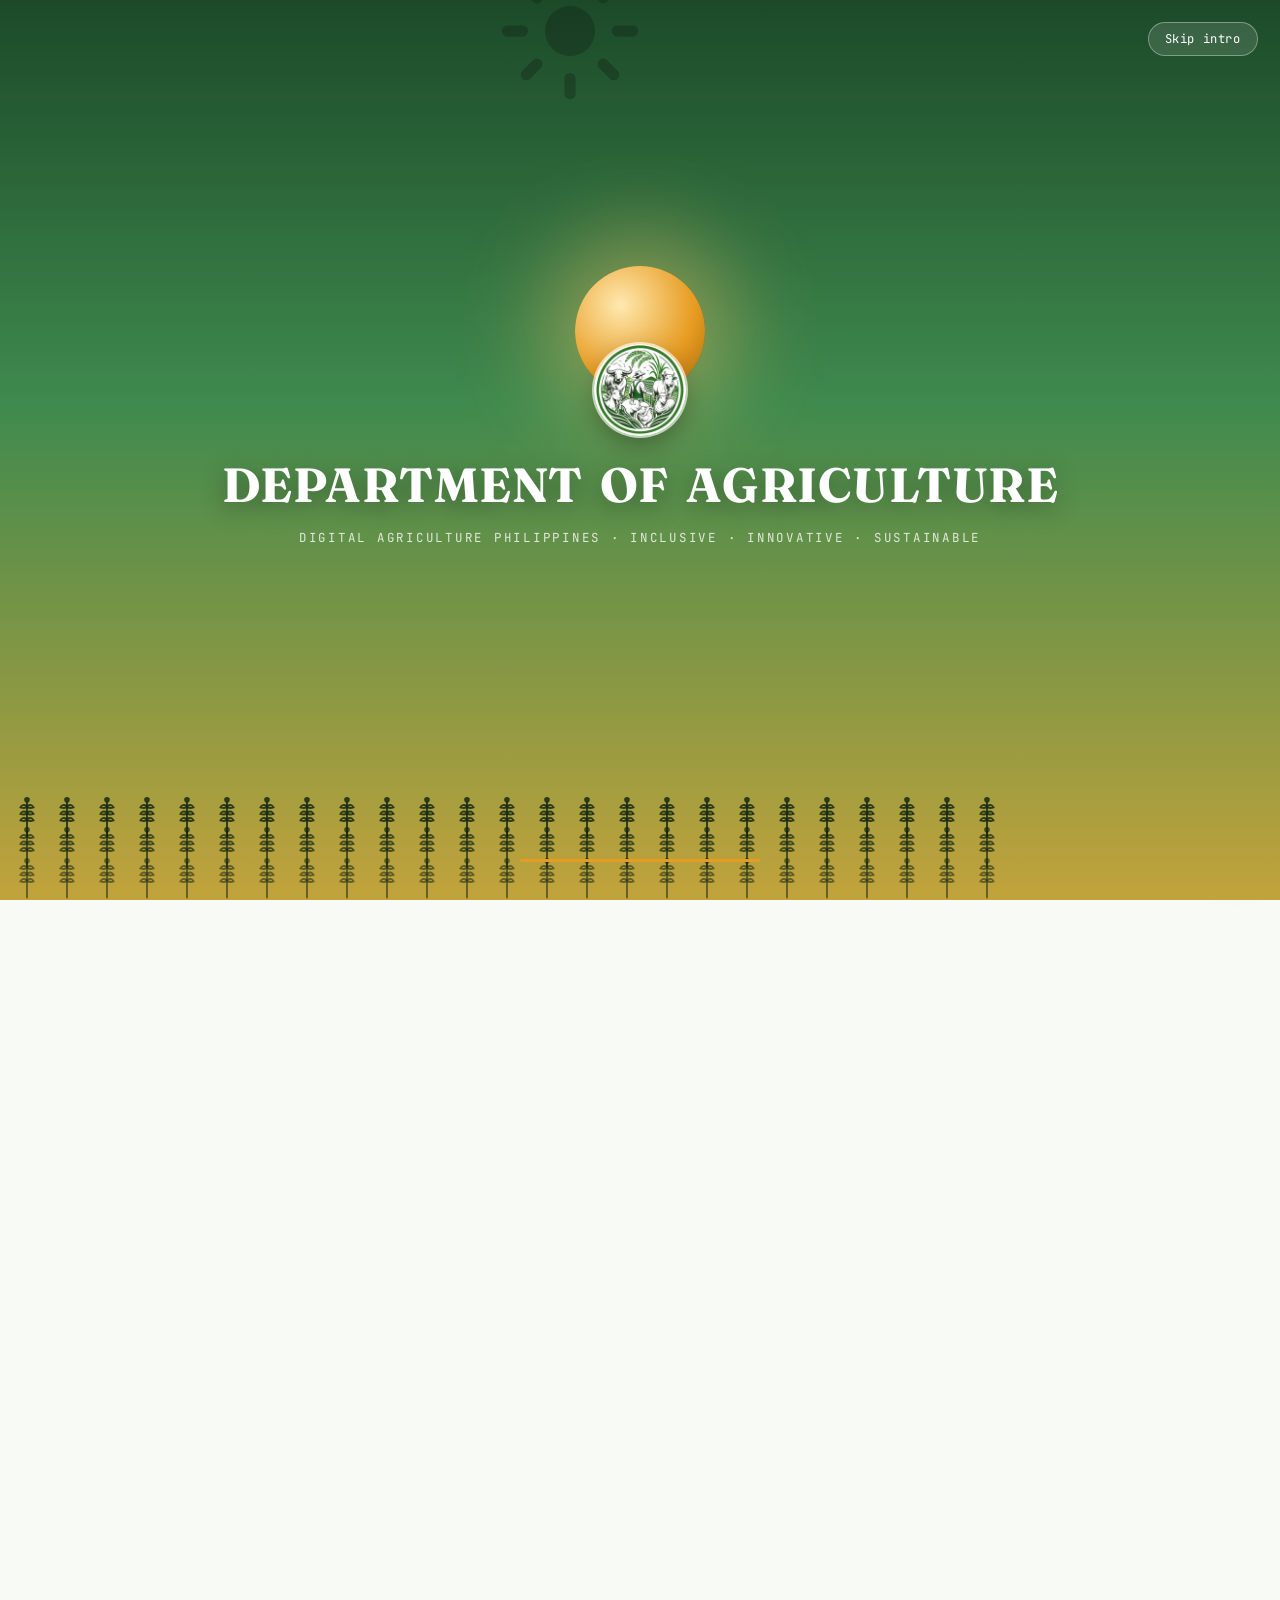
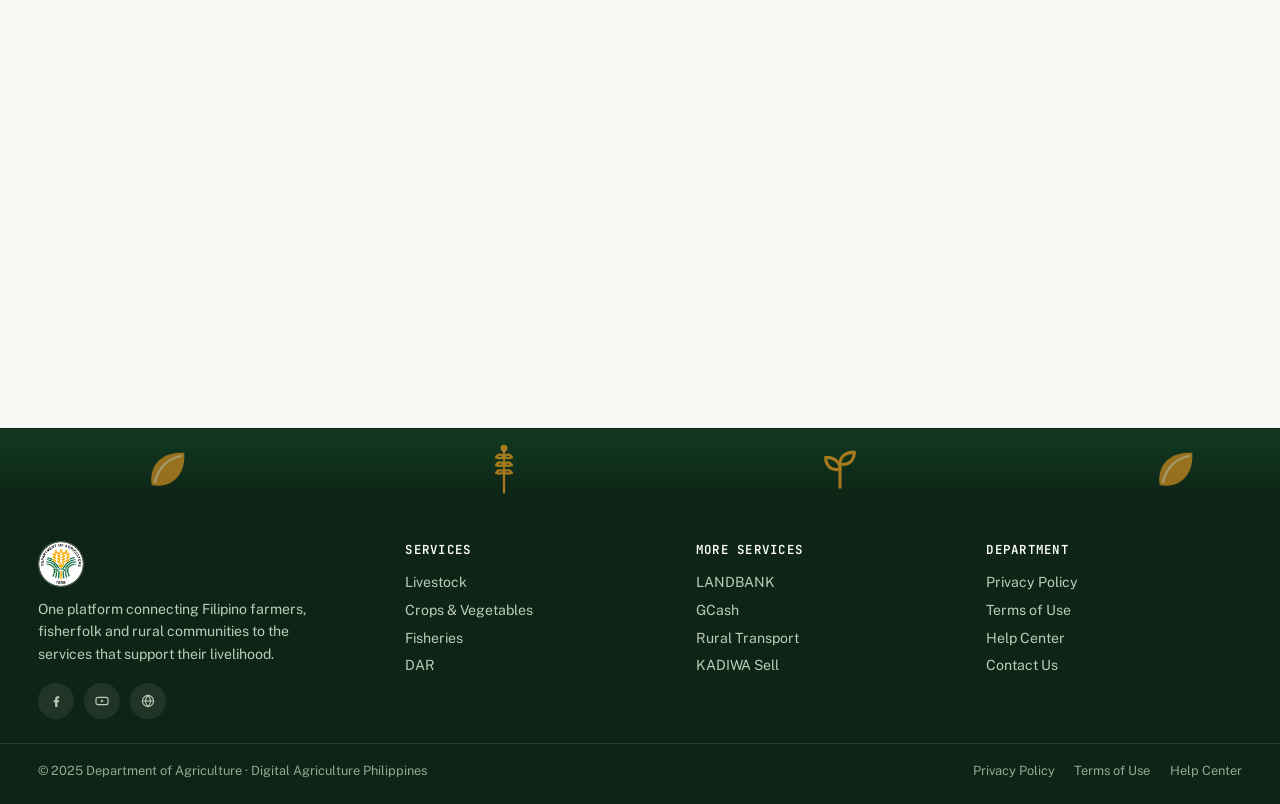
<file: index.html>
<!doctype html>
<html lang="en">
<head>
<meta charset="utf-8">
<meta name="viewport" content="width=device-width, initial-scale=1">
<title>Digital Agriculture Philippines &mdash; Services Portal</title>
<meta name="description" content="One platform connecting Filipino farmers and fisherfolk to livestock, crops, fisheries, land reform, banking and market services.">
<link rel="icon" href="data:image/svg+xml,%3Csvg xmlns=%22http://www.w3.org/2000/svg%22 viewBox=%220 0 64 64%22%3E%3Ccircle cx=%2232%22 cy=%2232%22 r=%2230%22 fill=%22%231e6835%22/%3E%3C/svg%3E">
<link rel="stylesheet" href="style.css">

</head>
<body>

<svg xmlns="http://www.w3.org/2000/svg" style="display:none">
<defs>

<symbol id="i-chev-down" viewBox="0 0 24 24"><path d="M5 8l7 7 7-7" fill="none" stroke="currentColor" stroke-width="2.2" stroke-linecap="round" stroke-linejoin="round"/></symbol>
<symbol id="i-user" viewBox="0 0 24 24"><circle cx="12" cy="8" r="3.6" fill="none" stroke="currentColor" stroke-width="1.8"/><path d="M4.5 20c1.4-3.8 4.4-5.8 7.5-5.8s6.1 2 7.5 5.8" fill="none" stroke="currentColor" stroke-width="1.8" stroke-linecap="round"/></symbol>
<symbol id="i-grid" viewBox="0 0 24 24"><rect x="4" y="4" width="7" height="7" rx="1.4" fill="none" stroke="currentColor" stroke-width="1.8"/><rect x="13" y="4" width="7" height="7" rx="1.4" fill="none" stroke="currentColor" stroke-width="1.8"/><rect x="4" y="13" width="7" height="7" rx="1.4" fill="none" stroke="currentColor" stroke-width="1.8"/><rect x="13" y="13" width="7" height="7" rx="1.4" fill="none" stroke="currentColor" stroke-width="1.8"/></symbol>
<symbol id="i-settings" viewBox="0 0 24 24"><circle cx="12" cy="12" r="3.1" fill="none" stroke="currentColor" stroke-width="1.8"/><path d="M12 3.5v2.3M12 18.2v2.3M20.5 12h-2.3M5.8 12H3.5M17.7 6.3l-1.6 1.6M7.9 16.1l-1.6 1.6M17.7 17.7l-1.6-1.6M7.9 7.9L6.3 6.3" stroke="currentColor" stroke-width="1.8" stroke-linecap="round"/></symbol>
<symbol id="i-logout" viewBox="0 0 24 24"><path d="M9 4H6a1.5 1.5 0 0 0-1.5 1.5v13A1.5 1.5 0 0 0 6 20h3" fill="none" stroke="currentColor" stroke-width="1.8" stroke-linecap="round"/><path d="M13 8l4.5 4-4.5 4M9.5 12H20" fill="none" stroke="currentColor" stroke-width="1.8" stroke-linecap="round" stroke-linejoin="round"/></symbol>
<symbol id="i-arrow-right" viewBox="0 0 24 24"><path d="M4 12h15M13 6l6 6-6 6" fill="none" stroke="currentColor" stroke-width="2" stroke-linecap="round" stroke-linejoin="round"/></symbol>
<symbol id="i-sun-small" viewBox="0 0 24 24"><circle cx="12" cy="12" r="4" fill="currentColor"/><g stroke="currentColor" stroke-width="1.8" stroke-linecap="round"><path d="M12 2v2.4M12 19.6V22M22 12h-2.4M4.4 12H2M19 5l-1.7 1.7M6.7 17.3L5 19M19 19l-1.7-1.7M6.7 6.7L5 5"/></g></symbol>
<symbol id="i-moon-small" viewBox="0 0 24 24"><path d="M20 14.5A8.5 8.5 0 1 1 9.5 4a7 7 0 0 0 10.5 10.5Z" fill="currentColor"/></symbol>
<symbol id="i-check" viewBox="0 0 24 24"><path d="M4 12.5l5 5L20 6" fill="none" stroke="currentColor" stroke-width="2.2" stroke-linecap="round" stroke-linejoin="round"/></symbol>
<symbol id="i-bot" viewBox="0 0 24 24"><rect x="4" y="8" width="16" height="11" rx="4" fill="none" stroke="currentColor" stroke-width="1.8"/><circle cx="9" cy="13.5" r="1.4" fill="currentColor"/><circle cx="15" cy="13.5" r="1.4" fill="currentColor"/><path d="M12 8V5M9 5h6" stroke="currentColor" stroke-width="1.8" stroke-linecap="round"/><path d="M2 13.5h2M20 13.5h2" stroke="currentColor" stroke-width="1.8" stroke-linecap="round"/></symbol>
<symbol id="i-send" viewBox="0 0 24 24"><path d="M4 12l16-8-6 16-3-6-7-2Z" fill="none" stroke="currentColor" stroke-width="1.8" stroke-linejoin="round"/></symbol>
<symbol id="i-minimize" viewBox="0 0 24 24"><path d="M5 12h14" stroke="currentColor" stroke-width="2.2" stroke-linecap="round"/></symbol>
<symbol id="i-close" viewBox="0 0 24 24"><path d="M6 6l12 12M18 6L6 18" stroke="currentColor" stroke-width="2.1" stroke-linecap="round"/></symbol>
<symbol id="i-fb" viewBox="0 0 24 24"><path d="M14 21v-7h2.4l.4-3H14V9.2c0-.9.2-1.5 1.5-1.5H17V5.1C16.7 5 15.8 5 14.7 5c-2.3 0-3.9 1.4-3.9 4v2H8.5v3H10.8v7Z" fill="currentColor"/></symbol>
<symbol id="i-yt" viewBox="0 0 24 24"><rect x="3" y="6.5" width="18" height="11" rx="3" fill="none" stroke="currentColor" stroke-width="1.7"/><path d="M10.5 9.7v4.6l4.2-2.3Z" fill="currentColor"/></symbol>
<symbol id="i-globe" viewBox="0 0 24 24"><circle cx="12" cy="12" r="8.4" fill="none" stroke="currentColor" stroke-width="1.7"/><path d="M3.6 12h16.8M12 3.6c2.4 2.3 3.6 5.2 3.6 8.4s-1.2 6.1-3.6 8.4c-2.4-2.3-3.6-5.2-3.6-8.4S9.6 5.9 12 3.6Z" fill="none" stroke="currentColor" stroke-width="1.7"/></symbol>

<symbol id="i-cow-line" viewBox="0 0 64 48"><g fill="none" stroke="currentColor" stroke-width="2.2" stroke-linecap="round" stroke-linejoin="round"><path d="M14 20c-3-4-2-10 3-11 3-4 9-4 11-1 4-2 9 0 9 5 5 0 8 4 6 9 3 2 3 7-1 9H16c-5 0-6-6-2-11Z"/><path d="M20 22l-2 6M32 24v6M44 22l2 6M12 18l-4-3M52 18l4-3"/><circle cx="24" cy="16" r="1.4" fill="currentColor" stroke="none"/><circle cx="38" cy="16" r="1.4" fill="currentColor" stroke="none"/></g></symbol>

<symbol id="i-goat-line" viewBox="0 0 64 48"><g fill="none" stroke="currentColor" stroke-width="2.2" stroke-linecap="round" stroke-linejoin="round"><path d="M18 26c-2-6 2-12 8-12 2-3 6-4 9-2 5-1 9 3 8 8 4 1 5 6 2 9-2 2-5 3-9 3H24c-4 0-7-2-6-6Z"/><path d="M22 12c-1-3 1-6 3-6M40 12c2-3 5-4 6-2M22 30l-2 5M44 30l2 5M32 28v6"/><circle cx="26" cy="20" r="1.3" fill="currentColor" stroke="none"/><circle cx="36" cy="20" r="1.3" fill="currentColor" stroke="none"/></g></symbol>

<symbol id="i-pig-line" viewBox="0 0 64 48"><g fill="none" stroke="currentColor" stroke-width="2.2" stroke-linecap="round" stroke-linejoin="round"><ellipse cx="32" cy="24" rx="20" ry="12"/><circle cx="14" cy="20" r="4"/><ellipse cx="13" cy="21" rx="2.2" ry="1.6" fill="currentColor" stroke="none"/><path d="M18 30l-2 5M30 32l-1 5M42 30l2 5M8 16l-3-3M50 12c2-2 5-1 5 2"/><circle cx="20" cy="18" r="1.2" fill="currentColor" stroke="none"/></g></symbol>

<symbol id="i-chicken-line" viewBox="0 0 64 48"><g fill="none" stroke="currentColor" stroke-width="2.2" stroke-linecap="round" stroke-linejoin="round"><path d="M38 32c8 0 14-6 14-13 0-6-5-11-12-11-2-3-6-4-8-2-3-1-6 2-5 5-4 1-6 5-4 8-3 2-4 6-1 9 2 2 6 4 9 4Z"/><path d="M12 34l6-4M10 30l7-2M12 26l6 0"/><path d="M40 8l3-3M44 10l4-2"/><circle cx="42" cy="14" r="1.3" fill="currentColor" stroke="none"/><path d="M20 33c-3 2-6 2-8 0"/></g></symbol>

<symbol id="i-duck-line" viewBox="0 0 64 48"><g fill="none" stroke="currentColor" stroke-width="2.2" stroke-linecap="round" stroke-linejoin="round"><path d="M14 32c-4-1-6-6-3-10 0-6 6-10 12-9 3-4 10-4 13 0 6 0 10 5 8 10 3 2 3 7-1 9H20c-3 0-5-0-6 0Z"/><path d="M44 18l6-1-4 5"/><circle cx="34" cy="17" r="1.3" fill="currentColor" stroke="none"/><path d="M16 32l-2 5M34 33l0 5"/></g></symbol>

<symbol id="i-seal" viewBox="0 0 64 64">
  <circle cx="32" cy="32" r="30" fill="none" stroke="currentColor" stroke-width="2"/>
  <path d="M32 14c1.5 3 2 6 2 9-3 1-5 3-5 6 3-1 6-1 8 1 1-3 3-5 6-5-1 3-1 6 1 8 3-1 6-1 8 1-2 2-3 5-2 8 3 0 5 2 6 5-3 0-6-1-8-3-1 3-3 5-6 5 0-3-1-6-3-8-3 2-6 2-9 1 1-3 1-6-1-8-3 1-6 0-8-2 2-2 5-3 8-2-1-3-1-6 1-8-3-1-6-1-8 1 0-3 2-5 5-6-1-3-1-6 0-9-1 3-1 6 1 8"
        fill="none" stroke="currentColor" stroke-width="1.6" stroke-linejoin="round" opacity=".9"/>
</symbol>

<symbol id="i-sprout" viewBox="0 0 40 40"><g fill="none" stroke="currentColor" stroke-width="2.4" stroke-linecap="round" stroke-linejoin="round"><path d="M20 34V18"/><path d="M20 20c0-6-5-9-11-9 0 6 4 11 11 9Z"/><path d="M20 16c0-6 5-9 11-9 0 6-4 11-11 9Z"/></g></symbol>

<symbol id="i-wheat" viewBox="0 0 24 40"><g fill="none" stroke="currentColor" stroke-width="1.8" stroke-linecap="round"><path d="M12 38V6"/><path d="M12 10c-3-2-5-1-6 1 3 1 5 1 6-1ZM12 10c3-2 5-1 6 1-3 1-5 1-6-1ZM12 16c-3-2-5-1-6 1 3 1 5 1 6-1ZM12 16c3-2 5-1 6 1-3 1-5 1-6-1ZM12 22c-3-2-5-1-6 1 3 1 5 1 6-1ZM12 22c3-2 5-1 6 1-3 1-5 1-6-1Z"/><circle cx="12" cy="4" r="2.6" fill="currentColor" stroke="none"/></g></symbol>

<symbol id="i-leaf" viewBox="0 0 32 32"><path d="M6 26C4 14 12 5 26 6c1 14-8 22-20 20Z" fill="currentColor" opacity=".9"/><path d="M8 24C10 16 15 10 24 8" fill="none" stroke="var(--bg,white)" stroke-width="1.4" stroke-linecap="round" opacity=".55"/></symbol>

<symbol id="i-truck" viewBox="0 0 40 28"><g fill="none" stroke="currentColor" stroke-width="1.8" stroke-linejoin="round"><rect x="2" y="8" width="18" height="12" rx="1.5"/><path d="M20 12h7l5 5v3h-12Z"/><circle cx="10" cy="22" r="2.6"/><circle cx="27" cy="22" r="2.6"/></g></symbol>

<symbol id="i-fish" viewBox="0 0 40 24"><g fill="none" stroke="currentColor" stroke-width="1.8" stroke-linejoin="round" stroke-linecap="round"><path d="M4 12c4-8 22-8 26 0-4 8-22 8-26 0Z"/><path d="M30 12l7-5v10Z"/><circle cx="11" cy="10" r="1.1" fill="currentColor" stroke="none"/></g></symbol>

<symbol id="i-farmer" viewBox="0 0 40 56"><g fill="none" stroke="currentColor" stroke-width="2.3" stroke-linecap="round" stroke-linejoin="round"><path d="M14 10c-4 1-7 0-7-2" /><ellipse cx="20" cy="9" rx="7" ry="3.2"/><circle cx="20" cy="14" r="5"/><path d="M20 19v14M20 23l-8 4M20 23l8 4M20 33l-6 12M20 33l6 12"/><path d="M12 27c-3 1-5 3-5 6"/></g></symbol>

<symbol id="i-carabao" viewBox="0 0 64 44"><g fill="none" stroke="currentColor" stroke-width="2.2" stroke-linecap="round" stroke-linejoin="round"><path d="M14 22c-2-4 0-9 4-10 1-3 4-4 6-2 2-4 8-4 10-1 5-1 9 3 8 8 4 1 6 6 3 9H18c-3 0-5-2-4-4Z"/><path d="M16 10c-2-2-2-5 0-6M40 8c2-2 5-3 7-1"/><path d="M20 24l-2 8M32 26v8M46 24l2 8M12 20l-4-2M54 18l4-1"/><circle cx="26" cy="16" r="1.3" fill="currentColor" stroke="none"/></g></symbol>

<symbol id="i-cow-fill" viewBox="0 0 100 72">
  <ellipse cx="46" cy="46" rx="34" ry="22" fill="#fbf6ea"/>
  <path d="M22 30c6-4 16-5 24-2-4 6-16 10-26 8 0-2 1-4 2-6Z" fill="#2b241c"/>
  <path d="M58 58c8 2 16-1 20-7-8-4-18-2-24 2 1 2 2 4 4 5Z" fill="#2b241c"/>
  <ellipse cx="78" cy="34" rx="17" ry="15" fill="#fbf6ea"/>
  <path d="M64 24c-3-5-1-10 3-9 1 3 1 6 0 9M92 24c3-5 1-10-3-9-1 3-1 6 0 9" fill="none" stroke="#e8d9b0" stroke-width="4" stroke-linecap="round"/>
  <ellipse cx="82" cy="40" rx="6" ry="4.5" fill="#d98a7c"/>
  <circle cx="72" cy="30" r="2.2" fill="#2b241c"/>
  <circle cx="87" cy="29" r="2.2" fill="#2b241c"/>
  <g fill="#3a3128"><rect x="18" y="60" width="6" height="12" rx="3"/><rect x="34" y="63" width="6" height="12" rx="3"/><rect x="56" y="63" width="6" height="12" rx="3"/><rect x="70" y="60" width="6" height="12" rx="3"/></g>
</symbol>

<symbol id="i-carabao-fill" viewBox="0 0 100 72">
  <ellipse cx="46" cy="46" rx="35" ry="22" fill="#8b9a86"/>
  <ellipse cx="40" cy="54" rx="20" ry="10" fill="#b7c2ad"/>
  <ellipse cx="78" cy="33" rx="18" ry="16" fill="#8b9a86"/>
  <path d="M66 22c-10-6-16 2-10 10M90 22c10-6 16 2 10 10" fill="none" stroke="#4a4038" stroke-width="5" stroke-linecap="round"/>
  <ellipse cx="82" cy="40" rx="6" ry="4.5" fill="#4a4038"/>
  <circle cx="72" cy="29" r="2.2" fill="#2b241c"/>
  <circle cx="87" cy="28" r="2.2" fill="#2b241c"/>
  <g fill="#3a3128"><rect x="18" y="60" width="6" height="12" rx="3"/><rect x="34" y="63" width="6" height="12" rx="3"/><rect x="56" y="63" width="6" height="12" rx="3"/><rect x="70" y="60" width="6" height="12" rx="3"/></g>
</symbol>

<symbol id="i-goat-fill" viewBox="0 0 90 66">
  <ellipse cx="40" cy="42" rx="28" ry="17" fill="#e9dcc0"/>
  <ellipse cx="70" cy="30" rx="14" ry="13" fill="#e9dcc0"/>
  <path d="M62 18c-2-6 1-9 5-8-1 4-2 6-5 8ZM78 18c2-6-1-9-5-8 1 4 2 6 5 8Z" fill="#6b5a3f"/>
  <path d="M70 40c-2 5-2 9 1 12 3-3 3-7 1-12Z" fill="#6b5a3f"/>
  <circle cx="65" cy="27" r="1.9" fill="#3a2f22"/>
  <circle cx="76" cy="26" r="1.9" fill="#3a2f22"/>
  <g fill="#6b5a3f"><rect x="14" y="52" width="5.5" height="11" rx="2.5"/><rect x="28" y="55" width="5.5" height="11" rx="2.5"/><rect x="50" y="55" width="5.5" height="11" rx="2.5"/><rect x="62" y="52" width="5.5" height="11" rx="2.5"/></g>
</symbol>

<symbol id="i-sheep-fill" viewBox="0 0 92 66">
  <g fill="#f7f1e2">
    <circle cx="26" cy="34" r="15"/><circle cx="42" cy="26" r="16"/><circle cx="58" cy="32" r="15"/><circle cx="38" cy="42" r="16"/>
  </g>
  <ellipse cx="74" cy="34" rx="13" ry="12" fill="#4a3d2c"/>
  <circle cx="70" cy="30" r="1.8" fill="#f7f1e2"/>
  <circle cx="80" cy="31" r="1.8" fill="#f7f1e2"/>
  <path d="M62 26c-3-4-2-8 1-8 1 3 1 5 0 8Z" fill="#4a3d2c"/>
  <g fill="#4a3d2c"><rect x="14" y="52" width="5.5" height="11" rx="2.5"/><rect x="30" y="55" width="5.5" height="11" rx="2.5"/><rect x="50" y="55" width="5.5" height="11" rx="2.5"/><rect x="64" y="52" width="5.5" height="11" rx="2.5"/></g>
</symbol>

<symbol id="i-chicken-fill" viewBox="0 0 56 56">
  <ellipse cx="24" cy="34" rx="18" ry="15" fill="#fbf6ea"/>
  <circle cx="42" cy="20" r="10" fill="#fbf6ea"/>
  <path d="M40 8c1-3 4-4 5-2-1 2-3 3-5 2ZM45 9c2-2 5-1 5 1-2 1-4 1-5-1ZM49 12c2-1 4 1 3 3-2 0-3-1-3-3Z" fill="#d1483a"/>
  <path d="M50 21l6-2-3 5Z" fill="#e7a23a"/>
  <circle cx="45" cy="18" r="1.6" fill="#2b241c"/>
  <path d="M10 44c-3 2-6 2-8 0" fill="none" stroke="#fbf6ea" stroke-width="4" stroke-linecap="round"/>
  <g fill="#e7a23a"><rect x="16" y="46" width="4.5" height="9" rx="2"/><rect x="30" y="47" width="4.5" height="9" rx="2"/></g>
</symbol>

</defs>
</svg>

<div class="intro" role="dialog" aria-label="Department of Agriculture introduction">
  <div class="intro-sky"></div>
  <div class="intro-rays" aria-hidden="true"><svg aria-hidden="true"><use href="#i-sun-small"/></svg></div>
  <div class="intro-sun" aria-hidden="true"></div>
  <div class="intro-field" aria-hidden="true"><div class="paddy-row" style="bottom:0%;left:-2%;animation-delay:0.0s;color:rgba(20,40,20,0.55)"><svg width="20" height="34" aria-hidden="true"><use href="#i-wheat"/></svg><svg width="20" height="34" aria-hidden="true"><use href="#i-wheat"/></svg><svg width="20" height="34" aria-hidden="true"><use href="#i-wheat"/></svg><svg width="20" height="34" aria-hidden="true"><use href="#i-wheat"/></svg><svg width="20" height="34" aria-hidden="true"><use href="#i-wheat"/></svg><svg width="20" height="34" aria-hidden="true"><use href="#i-wheat"/></svg><svg width="20" height="34" aria-hidden="true"><use href="#i-wheat"/></svg><svg width="20" height="34" aria-hidden="true"><use href="#i-wheat"/></svg><svg width="20" height="34" aria-hidden="true"><use href="#i-wheat"/></svg><svg width="20" height="34" aria-hidden="true"><use href="#i-wheat"/></svg><svg width="20" height="34" aria-hidden="true"><use href="#i-wheat"/></svg><svg width="20" height="34" aria-hidden="true"><use href="#i-wheat"/></svg><svg width="20" height="34" aria-hidden="true"><use href="#i-wheat"/></svg><svg width="20" height="34" aria-hidden="true"><use href="#i-wheat"/></svg><svg width="20" height="34" aria-hidden="true"><use href="#i-wheat"/></svg><svg width="20" height="34" aria-hidden="true"><use href="#i-wheat"/></svg><svg width="20" height="34" aria-hidden="true"><use href="#i-wheat"/></svg><svg width="20" height="34" aria-hidden="true"><use href="#i-wheat"/></svg><svg width="20" height="34" aria-hidden="true"><use href="#i-wheat"/></svg><svg width="20" height="34" aria-hidden="true"><use href="#i-wheat"/></svg><svg width="20" height="34" aria-hidden="true"><use href="#i-wheat"/></svg><svg width="20" height="34" aria-hidden="true"><use href="#i-wheat"/></svg><svg width="20" height="34" aria-hidden="true"><use href="#i-wheat"/></svg><svg width="20" height="34" aria-hidden="true"><use href="#i-wheat"/></svg><svg width="20" height="34" aria-hidden="true"><use href="#i-wheat"/></svg><svg width="20" height="34" aria-hidden="true"><use href="#i-wheat"/></svg></div><div class="paddy-row" style="bottom:10%;left:-2%;animation-delay:0.3s;color:rgba(20,40,20,0.7000000000000001)"><svg width="20" height="34" aria-hidden="true"><use href="#i-wheat"/></svg><svg width="20" height="34" aria-hidden="true"><use href="#i-wheat"/></svg><svg width="20" height="34" aria-hidden="true"><use href="#i-wheat"/></svg><svg width="20" height="34" aria-hidden="true"><use href="#i-wheat"/></svg><svg width="20" height="34" aria-hidden="true"><use href="#i-wheat"/></svg><svg width="20" height="34" aria-hidden="true"><use href="#i-wheat"/></svg><svg width="20" height="34" aria-hidden="true"><use href="#i-wheat"/></svg><svg width="20" height="34" aria-hidden="true"><use href="#i-wheat"/></svg><svg width="20" height="34" aria-hidden="true"><use href="#i-wheat"/></svg><svg width="20" height="34" aria-hidden="true"><use href="#i-wheat"/></svg><svg width="20" height="34" aria-hidden="true"><use href="#i-wheat"/></svg><svg width="20" height="34" aria-hidden="true"><use href="#i-wheat"/></svg><svg width="20" height="34" aria-hidden="true"><use href="#i-wheat"/></svg><svg width="20" height="34" aria-hidden="true"><use href="#i-wheat"/></svg><svg width="20" height="34" aria-hidden="true"><use href="#i-wheat"/></svg><svg width="20" height="34" aria-hidden="true"><use href="#i-wheat"/></svg><svg width="20" height="34" aria-hidden="true"><use href="#i-wheat"/></svg><svg width="20" height="34" aria-hidden="true"><use href="#i-wheat"/></svg><svg width="20" height="34" aria-hidden="true"><use href="#i-wheat"/></svg><svg width="20" height="34" aria-hidden="true"><use href="#i-wheat"/></svg><svg width="20" height="34" aria-hidden="true"><use href="#i-wheat"/></svg><svg width="20" height="34" aria-hidden="true"><use href="#i-wheat"/></svg><svg width="20" height="34" aria-hidden="true"><use href="#i-wheat"/></svg><svg width="20" height="34" aria-hidden="true"><use href="#i-wheat"/></svg><svg width="20" height="34" aria-hidden="true"><use href="#i-wheat"/></svg><svg width="20" height="34" aria-hidden="true"><use href="#i-wheat"/></svg></div><div class="paddy-row" style="bottom:20%;left:-2%;animation-delay:0.6s;color:rgba(20,40,20,0.8500000000000001)"><svg width="20" height="34" aria-hidden="true"><use href="#i-wheat"/></svg><svg width="20" height="34" aria-hidden="true"><use href="#i-wheat"/></svg><svg width="20" height="34" aria-hidden="true"><use href="#i-wheat"/></svg><svg width="20" height="34" aria-hidden="true"><use href="#i-wheat"/></svg><svg width="20" height="34" aria-hidden="true"><use href="#i-wheat"/></svg><svg width="20" height="34" aria-hidden="true"><use href="#i-wheat"/></svg><svg width="20" height="34" aria-hidden="true"><use href="#i-wheat"/></svg><svg width="20" height="34" aria-hidden="true"><use href="#i-wheat"/></svg><svg width="20" height="34" aria-hidden="true"><use href="#i-wheat"/></svg><svg width="20" height="34" aria-hidden="true"><use href="#i-wheat"/></svg><svg width="20" height="34" aria-hidden="true"><use href="#i-wheat"/></svg><svg width="20" height="34" aria-hidden="true"><use href="#i-wheat"/></svg><svg width="20" height="34" aria-hidden="true"><use href="#i-wheat"/></svg><svg width="20" height="34" aria-hidden="true"><use href="#i-wheat"/></svg><svg width="20" height="34" aria-hidden="true"><use href="#i-wheat"/></svg><svg width="20" height="34" aria-hidden="true"><use href="#i-wheat"/></svg><svg width="20" height="34" aria-hidden="true"><use href="#i-wheat"/></svg><svg width="20" height="34" aria-hidden="true"><use href="#i-wheat"/></svg><svg width="20" height="34" aria-hidden="true"><use href="#i-wheat"/></svg><svg width="20" height="34" aria-hidden="true"><use href="#i-wheat"/></svg><svg width="20" height="34" aria-hidden="true"><use href="#i-wheat"/></svg><svg width="20" height="34" aria-hidden="true"><use href="#i-wheat"/></svg><svg width="20" height="34" aria-hidden="true"><use href="#i-wheat"/></svg><svg width="20" height="34" aria-hidden="true"><use href="#i-wheat"/></svg><svg width="20" height="34" aria-hidden="true"><use href="#i-wheat"/></svg><svg width="20" height="34" aria-hidden="true"><use href="#i-wheat"/></svg></div></div>
  <div class="intro-cast" aria-hidden="true"><div class="walker" style="left:2%;animation-duration:27s;animation-delay:0s"><svg width="130" height="94" aria-hidden="true"><use href="#i-carabao-fill"/></svg></div><div class="walker" style="left:14%;animation-duration:23s;animation-delay:1.8s"><svg width="110" height="79" aria-hidden="true"><use href="#i-cow-fill"/></svg></div><div class="walker" style="left:26%;animation-duration:19s;animation-delay:3.2s"><svg width="70" height="51" aria-hidden="true"><use href="#i-goat-fill"/></svg></div><div class="walker" style="left:36%;animation-duration:21s;animation-delay:0.6s"><svg width="72" height="52" aria-hidden="true"><use href="#i-sheep-fill"/></svg></div><div class="walker" style="left:46%;animation-duration:16s;animation-delay:4.6s"><svg width="48" height="48" aria-hidden="true"><use href="#i-chicken-fill"/></svg></div><div class="walker" style="left:55%;animation-duration:24s;animation-delay:2.4s"><svg width="100" height="72" aria-hidden="true"><use href="#i-cow-fill"/></svg></div><div class="walker" style="left:66%;animation-duration:18s;animation-delay:5.4s"><svg width="66" height="48" aria-hidden="true"><use href="#i-goat-fill"/></svg></div><div class="walker" style="left:76%;animation-duration:15s;animation-delay:1.2s"><svg width="44" height="44" aria-hidden="true"><use href="#i-chicken-fill"/></svg></div><div class="walker" style="left:85%;animation-duration:20s;animation-delay:3.8s"><svg width="68" height="49" aria-hidden="true"><use href="#i-sheep-fill"/></svg></div></div>
  <button class="intro-skip" type="button">Skip intro</button>
  <div class="intro-word">
    <div class="intro-seal"><img src="dept-agri-chatgpt-logo-2.png" alt="Department of Agriculture illustrated seal"></div>
    <h1 class="intro-title"><span style="animation-delay:0.15s">DEPARTMENT</span><span style="animation-delay:0.27s">OF</span><span style="animation-delay:0.39s">AGRICULTURE</span></h1>
    <p class="intro-sub">Digital Agriculture Philippines &middot; <span data-i18n="nav.tagline">Inclusive · Innovative · Sustainable</span></p>
  </div>
  <div class="intro-progress"><i></i></div>
</div>
<div class="field-bg" aria-hidden="true"><div class="sunray" aria-hidden="true"></div><div class="drift" style="left:6%;animation-duration:18s;animation-delay:0s;--drift-x:30px;--drift-r:20deg"><svg width="46" height="46" aria-hidden="true"><use href="#i-leaf"/></svg></div><div class="drift" style="left:18%;animation-duration:24s;animation-delay:3s;--drift-x:30px;--drift-r:20deg"><svg width="30" height="30" aria-hidden="true"><use href="#i-wheat"/></svg></div><div class="drift" style="left:30%;animation-duration:20s;animation-delay:6s;--drift-x:30px;--drift-r:20deg"><svg width="38" height="38" aria-hidden="true"><use href="#i-leaf"/></svg></div><div class="drift" style="left:46%;animation-duration:22s;animation-delay:1.5s;--drift-x:30px;--drift-r:20deg"><svg width="34" height="34" aria-hidden="true"><use href="#i-sprout"/></svg></div><div class="drift" style="left:62%;animation-duration:26s;animation-delay:4.5s;--drift-x:-30px;--drift-r:20deg"><svg width="30" height="30" aria-hidden="true"><use href="#i-wheat"/></svg></div><div class="drift" style="left:76%;animation-duration:19s;animation-delay:2.5s;--drift-x:-30px;--drift-r:20deg"><svg width="42" height="42" aria-hidden="true"><use href="#i-leaf"/></svg></div><div class="drift" style="left:88%;animation-duration:23s;animation-delay:5.5s;--drift-x:-30px;--drift-r:20deg"><svg width="30" height="30" aria-hidden="true"><use href="#i-sprout"/></svg></div><div class="drift" style="left:96%;animation-duration:21s;animation-delay:0.8s;--drift-x:-30px;--drift-r:20deg"><svg width="30" height="30" aria-hidden="true"><use href="#i-wheat"/></svg></div></div>
<a class="skip-link" href="#main">Skip to content</a>
<header class="site-header">
  <a class="brand" href="index.html" aria-label="Digital Agriculture Philippines home">
    <span class="brand-seal"><img src="dept-agri-logo.png" alt="Department of Agriculture seal"></span>
    <span class="brand-text">
      <span class="brand-name">Digital Agriculture Philippines</span>
      <span class="brand-tag" data-i18n="nav.tagline">Inclusive · Innovative · Sustainable</span>
    </span>
  </a>
  <div class="header-actions">
    <div class="lang-switch">
      <button class="lang-btn" type="button" aria-haspopup="true" aria-expanded="false" aria-label="Change language">
        <svg width="17" height="17" aria-hidden="true"><use href="#i-globe"/></svg><span class="lang-code">EN</span>
      </button>
      <div class="lang-dropdown" role="menu">
        <div class="lang-scroll">
          <button type="button" class="lang-chip" data-lang="en">English</button>
          <button type="button" class="lang-chip" data-lang="ceb">Bisaya</button>
          <button type="button" class="lang-chip" data-lang="ilo">Ilokano</button>
          <button type="button" class="lang-chip" data-lang="btk">Batangueno</button>
          <button type="button" class="lang-chip" data-lang="hil">Ilonggo</button>
          <button type="button" class="lang-chip" data-lang="bik">Bicolano</button>
          <button type="button" class="lang-chip" data-lang="zh">Chinese</button>
          <button type="button" class="lang-chip" data-lang="zh-TW">Taiwanese</button>
          <button type="button" class="lang-chip" data-lang="ja">Japanese</button>
        </div>
      </div>
    </div>
    <button class="theme-toggle" type="button" aria-pressed="false" aria-label="Toggle dark mode">
      <span class="knob"><svg aria-hidden="true"><use href="#i-sun-small"/></svg></span>
    </button>
    <div class="user-menu">
      <button class="user-chip" type="button" aria-haspopup="true" aria-expanded="false">
        <span class="user-avatar">R</span>
        <span class="hello"><span data-i18n="nav.hello">Hello,</span> Rommel</span>
        <span class="chev"><svg aria-hidden="true"><use href="#i-chev-down"/></svg></span>
      </button>
      <div class="user-dropdown" role="menu">
        <div class="dd-head"><strong>Rommel D. Santos</strong><small>Registered farmer &middot; Region III</small></div>
        <button class="dd-item" role="menuitem" data-action="profile"><svg aria-hidden="true"><use href="#i-user"/></svg><span class="label-text" data-i18n="nav.profile">Profile</span></button>
        <button class="dd-item" role="menuitem" data-action="dashboard"><svg aria-hidden="true"><use href="#i-grid"/></svg><span class="label-text" data-i18n="nav.dashboard">Dashboard</span></button>
        <button class="dd-item" role="menuitem" data-action="settings"><svg aria-hidden="true"><use href="#i-settings"/></svg><span class="label-text" data-i18n="nav.settings">Settings</span></button>
        <div class="dd-sep"></div>
        <button class="dd-item danger" role="menuitem" data-action="logout"><svg aria-hidden="true"><use href="#i-logout"/></svg><span class="label-text" data-i18n="nav.logout">Logout</span></button>
      </div>
    </div>
  </div>
</header>
<div class="top-ticker" aria-hidden="true">
  <div class="tick-track"><span data-i18n="ticker.text">Department of Agriculture — Digital Agriculture Philippines — Inclusive — Innovative — Sustainable</span><span class="tick-dot" aria-hidden="true">&#9670;</span><span data-i18n="ticker.text">Department of Agriculture — Digital Agriculture Philippines — Inclusive — Innovative — Sustainable</span><span class="tick-dot" aria-hidden="true">&#9670;</span><span data-i18n="ticker.text">Department of Agriculture — Digital Agriculture Philippines — Inclusive — Innovative — Sustainable</span><span class="tick-dot" aria-hidden="true">&#9670;</span><span data-i18n="ticker.text">Department of Agriculture — Digital Agriculture Philippines — Inclusive — Innovative — Sustainable</span><span class="tick-dot" aria-hidden="true">&#9670;</span></div>
</div>
<main id="main" class="page-content">
  <section class="hero">
    <div>
      <span class="hero-eyebrow eyebrow"><span class="dot"></span> <span data-i18n="hero.eyebrow">Republic of the Philippines · Department of Agriculture</span></span>
      <h1 data-i18n-html="hero.title">One platform for the <em>whole harvest</em> of farmer services.</h1>
      <p class="lede" data-i18n="hero.lede">From the field to the market, Digital Agriculture Philippines brings livestock, crops, fisheries, land reform and financial services into a single account — built for every farming and fishing community.</p>
      <div class="hero-stats">
        <div class="stat"><b>8</b><span data-i18n="hero.stat1">Connected services</span></div>
        <div class="stat"><b>81</b><span data-i18n="hero.stat2">Provinces reached</span></div>
        <div class="stat"><b>24/7</b><span data-i18n="hero.stat3">Assistant support</span></div>
      </div>
    </div>
    <div class="hero-art">
      <div class="ring"></div>
      <div class="hero-photo"><img src="dept-agri-chatgpt-logo-2.png" alt="Illustration of Filipino farmer with livestock in a rice field"></div>
    </div>
  </section>

  <section class="section" id="services">
    <div class="section-head">
      <span class="eyebrow" data-i18n="services.eyebrow">Services</span>
      <h2 data-i18n="services.heading">One platform. Many solutions. Stronger communities.</h2>
      <p data-i18n="services.sub">Choose a service to manage records, access support and connect with programs built for you.</p>
      <div class="divider-sprout"><svg aria-hidden="true"><use href="#i-sprout"/></svg></div>
    </div>
    <div class="services-grid">
      <a class="service-card" href="livestock.html">
  <span class="icon-wrap"><img src="livestock-icon2-clean.png" alt="Livestock icon" loading="lazy"></span>
  <h3 data-i18n="svc.livestock.title">Livestock</h3>
  <p data-i18n="svc.livestock.desc">Manage livestock records, health, breeding and production.</p>
  <span class="go"><span data-i18n="card.open">Open service</span> <svg width="15" height="15" aria-hidden="true"><use href="#i-arrow-right"/></svg></span>
</a><a class="service-card" href="crops-vegetables.html">
  <span class="icon-wrap"><img src="crops-vegetables-icon2-clean.png" alt="Crops & Vegetables icon" loading="lazy"></span>
  <h3 data-i18n="svc.crops-vegetables.title">Crops & Vegetables</h3>
  <p data-i18n="svc.crops-vegetables.desc">Track crops, inputs, planting, harvest and farm management.</p>
  <span class="go"><span data-i18n="card.open">Open service</span> <svg width="15" height="15" aria-hidden="true"><use href="#i-arrow-right"/></svg></span>
</a><a class="service-card" href="fisheries.html">
  <span class="icon-wrap"><img src="fisheries-icon2-clean.png" alt="Fisheries icon" loading="lazy"></span>
  <h3 data-i18n="svc.fisheries.title">Fisheries</h3>
  <p data-i18n="svc.fisheries.desc">Fishery registration, monitoring, catch tracking and resources.</p>
  <span class="go"><span data-i18n="card.open">Open service</span> <svg width="15" height="15" aria-hidden="true"><use href="#i-arrow-right"/></svg></span>
</a><a class="service-card" href="dar.html">
  <span class="icon-wrap"><img src="dar-icon2-clean.png" alt="DAR icon" loading="lazy"></span>
  <h3 data-i18n="svc.dar.title">DAR</h3>
  <p data-i18n="svc.dar.desc">Land distribution, beneficiaries, resources and support services.</p>
  <span class="go"><span data-i18n="card.open">Open service</span> <svg width="15" height="15" aria-hidden="true"><use href="#i-arrow-right"/></svg></span>
</a><a class="service-card" href="landbank.html">
  <span class="icon-wrap"><img src="landbank-icon2-clean.png" alt="LANDBANK icon" loading="lazy"></span>
  <h3 data-i18n="svc.landbank.title">LANDBANK</h3>
  <p data-i18n="svc.landbank.desc">Loans, accounts, payments and financial services for farmers.</p>
  <span class="go"><span data-i18n="card.open">Open service</span> <svg width="15" height="15" aria-hidden="true"><use href="#i-arrow-right"/></svg></span>
</a><a class="service-card" href="gcash.html">
  <span class="icon-wrap"><img src="gcash-icon2-clean.png" alt="GCash icon" loading="lazy"></span>
  <h3 data-i18n="svc.gcash.title">GCash</h3>
  <p data-i18n="svc.gcash.desc">Digital payments, wallet, bills and cash-in / cash-out services.</p>
  <span class="go"><span data-i18n="card.open">Open service</span> <svg width="15" height="15" aria-hidden="true"><use href="#i-arrow-right"/></svg></span>
</a><a class="service-card" href="rural-transport.html">
  <span class="icon-wrap"><img src="rural-transport-icon2-clean.png" alt="Rural Transport icon" loading="lazy"></span>
  <h3 data-i18n="svc.rural-transport.title">Rural Transport</h3>
  <p data-i18n="svc.rural-transport.desc">Transport services for people, livestock and crops. Schedules, bookings and logistics support.</p>
  <span class="go"><span data-i18n="card.open">Open service</span> <svg width="15" height="15" aria-hidden="true"><use href="#i-arrow-right"/></svg></span>
</a><a class="service-card" href="kadiwa-sell.html">
  <span class="icon-wrap"><img src="kadiwa-icon2-clean.png" alt="KADIWA Sell icon" loading="lazy"></span>
  <h3 data-i18n="svc.kadiwa-sell.title">KADIWA Sell</h3>
  <p data-i18n="svc.kadiwa-sell.desc">Sell your produce and products. Market access, KADIWA goods, prices and availability.</p>
  <span class="go"><span data-i18n="card.open">Open service</span> <svg width="15" height="15" aria-hidden="true"><use href="#i-arrow-right"/></svg></span>
</a>
    </div>
  </section>

  <section class="section" style="padding-top:0">
    <div class="banner">
      <div class="banner-photo" style="background-image:url('tractor-footer.png')" aria-hidden="true"></div>
      <div class="banner-scrim" aria-hidden="true"></div>
      <div class="banner-copy">
        <span class="eyebrow" style="color:var(--araw-300)" data-i18n="banner.eyebrow">Together, we grow</span>
        <h2 data-i18n="banner.heading">Together, we build a stronger rural Philippines</h2>
        <p data-i18n="banner.lede">Empowered farmers, resilient communities, sustainable future — one connected platform at a time.</p>
        <ul class="banner-list">
          <li><svg aria-hidden="true"><use href="#i-check"/></svg> <span data-i18n="banner.li1">Empowered farmers</span></li>
          <li><svg aria-hidden="true"><use href="#i-check"/></svg> <span data-i18n="banner.li2">Resilient communities</span></li>
          <li><svg aria-hidden="true"><use href="#i-check"/></svg> <span data-i18n="banner.li3">Sustainable future</span></li>
        </ul>
      </div>
    </div>
  </section>
</main>
<footer class="site-footer">
  <div class="footer-field" aria-hidden="true">
    <div class="row"><span style="margin:0 18px;color:var(--gold);opacity:.7"><svg aria-hidden="true"><use href="#i-leaf"/></svg></span><span style="margin:0 18px;color:var(--gold);opacity:.7"><svg aria-hidden="true"><use href="#i-wheat"/></svg></span><span style="margin:0 18px;color:var(--gold);opacity:.7"><svg aria-hidden="true"><use href="#i-sprout"/></svg></span><span style="margin:0 18px;color:var(--gold);opacity:.7"><svg aria-hidden="true"><use href="#i-leaf"/></svg></span><span style="margin:0 18px;color:var(--gold);opacity:.7"><svg aria-hidden="true"><use href="#i-wheat"/></svg></span><span style="margin:0 18px;color:var(--gold);opacity:.7"><svg aria-hidden="true"><use href="#i-sprout"/></svg></span><span style="margin:0 18px;color:var(--gold);opacity:.7"><svg aria-hidden="true"><use href="#i-leaf"/></svg></span><span style="margin:0 18px;color:var(--gold);opacity:.7"><svg aria-hidden="true"><use href="#i-wheat"/></svg></span><span style="margin:0 18px;color:var(--gold);opacity:.7"><svg aria-hidden="true"><use href="#i-sprout"/></svg></span><span style="margin:0 18px;color:var(--gold);opacity:.7"><svg aria-hidden="true"><use href="#i-leaf"/></svg></span><span style="margin:0 18px;color:var(--gold);opacity:.7"><svg aria-hidden="true"><use href="#i-wheat"/></svg></span><span style="margin:0 18px;color:var(--gold);opacity:.7"><svg aria-hidden="true"><use href="#i-sprout"/></svg></span><span style="margin:0 18px;color:var(--gold);opacity:.7"><svg aria-hidden="true"><use href="#i-leaf"/></svg></span><span style="margin:0 18px;color:var(--gold);opacity:.7"><svg aria-hidden="true"><use href="#i-wheat"/></svg></span><span style="margin:0 18px;color:var(--gold);opacity:.7"><svg aria-hidden="true"><use href="#i-sprout"/></svg></span><span style="margin:0 18px;color:var(--gold);opacity:.7"><svg aria-hidden="true"><use href="#i-leaf"/></svg></span><span style="margin:0 18px;color:var(--gold);opacity:.7"><svg aria-hidden="true"><use href="#i-wheat"/></svg></span><span style="margin:0 18px;color:var(--gold);opacity:.7"><svg aria-hidden="true"><use href="#i-sprout"/></svg></span><span style="margin:0 18px;color:var(--gold);opacity:.7"><svg aria-hidden="true"><use href="#i-leaf"/></svg></span><span style="margin:0 18px;color:var(--gold);opacity:.7"><svg aria-hidden="true"><use href="#i-wheat"/></svg></span><span style="margin:0 18px;color:var(--gold);opacity:.7"><svg aria-hidden="true"><use href="#i-leaf"/></svg></span><span style="margin:0 18px;color:var(--gold);opacity:.7"><svg aria-hidden="true"><use href="#i-wheat"/></svg></span><span style="margin:0 18px;color:var(--gold);opacity:.7"><svg aria-hidden="true"><use href="#i-sprout"/></svg></span><span style="margin:0 18px;color:var(--gold);opacity:.7"><svg aria-hidden="true"><use href="#i-leaf"/></svg></span><span style="margin:0 18px;color:var(--gold);opacity:.7"><svg aria-hidden="true"><use href="#i-wheat"/></svg></span><span style="margin:0 18px;color:var(--gold);opacity:.7"><svg aria-hidden="true"><use href="#i-sprout"/></svg></span><span style="margin:0 18px;color:var(--gold);opacity:.7"><svg aria-hidden="true"><use href="#i-leaf"/></svg></span><span style="margin:0 18px;color:var(--gold);opacity:.7"><svg aria-hidden="true"><use href="#i-wheat"/></svg></span><span style="margin:0 18px;color:var(--gold);opacity:.7"><svg aria-hidden="true"><use href="#i-sprout"/></svg></span><span style="margin:0 18px;color:var(--gold);opacity:.7"><svg aria-hidden="true"><use href="#i-leaf"/></svg></span><span style="margin:0 18px;color:var(--gold);opacity:.7"><svg aria-hidden="true"><use href="#i-wheat"/></svg></span><span style="margin:0 18px;color:var(--gold);opacity:.7"><svg aria-hidden="true"><use href="#i-sprout"/></svg></span><span style="margin:0 18px;color:var(--gold);opacity:.7"><svg aria-hidden="true"><use href="#i-leaf"/></svg></span><span style="margin:0 18px;color:var(--gold);opacity:.7"><svg aria-hidden="true"><use href="#i-wheat"/></svg></span><span style="margin:0 18px;color:var(--gold);opacity:.7"><svg aria-hidden="true"><use href="#i-sprout"/></svg></span><span style="margin:0 18px;color:var(--gold);opacity:.7"><svg aria-hidden="true"><use href="#i-leaf"/></svg></span><span style="margin:0 18px;color:var(--gold);opacity:.7"><svg aria-hidden="true"><use href="#i-wheat"/></svg></span><span style="margin:0 18px;color:var(--gold);opacity:.7"><svg aria-hidden="true"><use href="#i-sprout"/></svg></span><span style="margin:0 18px;color:var(--gold);opacity:.7"><svg aria-hidden="true"><use href="#i-leaf"/></svg></span><span style="margin:0 18px;color:var(--gold);opacity:.7"><svg aria-hidden="true"><use href="#i-wheat"/></svg></span></div>
  </div>
  <div class="footer-main">
    <div class="footer-brand">
      <span class="brand-seal" style="background:rgba(255,255,255,.08);border-color:rgba(255,255,255,.25)"><img src="dept-agri-logo.png" alt="Department of Agriculture seal"></span>
      <p data-i18n="footer.blurb">One platform connecting Filipino farmers, fisherfolk and rural communities to the services that support their livelihood.</p>
      <div class="footer-social">
        <a href="#" aria-label="Facebook"><svg width="16" height="16" aria-hidden="true"><use href="#i-fb"/></svg></a>
        <a href="#" aria-label="YouTube"><svg width="16" height="16" aria-hidden="true"><use href="#i-yt"/></svg></a>
        <a href="#" aria-label="Website"><svg width="16" height="16" aria-hidden="true"><use href="#i-globe"/></svg></a>
      </div>
    </div>
    <div><h4 data-i18n="footer.col.services">Services</h4><ul><li><a href="livestock.html" data-i18n="svc.livestock.title">Livestock</a></li><li><a href="crops-vegetables.html" data-i18n="svc.crops-vegetables.title">Crops & Vegetables</a></li><li><a href="fisheries.html" data-i18n="svc.fisheries.title">Fisheries</a></li><li><a href="dar.html" data-i18n="svc.dar.title">DAR</a></li></ul></div>
    <div><h4 data-i18n="footer.col.more">More services</h4><ul><li><a href="landbank.html" data-i18n="svc.landbank.title">LANDBANK</a></li><li><a href="gcash.html" data-i18n="svc.gcash.title">GCash</a></li><li><a href="rural-transport.html" data-i18n="svc.rural-transport.title">Rural Transport</a></li><li><a href="kadiwa-sell.html" data-i18n="svc.kadiwa-sell.title">KADIWA Sell</a></li></ul></div>
    <div><h4 data-i18n="footer.col.department">Department</h4><ul><li><a href="#" data-i18n="footer.links.privacy">Privacy Policy</a></li><li><a href="#" data-i18n="footer.links.terms">Terms of Use</a></li><li><a href="#" data-i18n="footer.links.help">Help Center</a></li><li><a href="#" data-i18n="footer.links.contact">Contact Us</a></li></ul></div>
  </div>
  <div class="footer-bottom">
    <span data-i18n="footer.copyright">© 2025 Department of Agriculture · Digital Agriculture Philippines</span>
    <div class="flinks">
      <a href="#" data-i18n="footer.links.privacy">Privacy Policy</a>
      <a href="#" data-i18n="footer.links.terms">Terms of Use</a>
      <a href="#" data-i18n="footer.links.help">Help Center</a>
    </div>
  </div>
</footer>
<div class="ai-widget">
  <div class="ai-panel" role="dialog" aria-label="Digital Agriculture assistant">
    <div class="ai-head">
      <span class="av"><svg width="15" height="15" aria-hidden="true"><use href="#i-bot"/></svg></span>
      <span class="meta"><strong data-i18n="ai.title">Agri Assistant</strong><small data-i18n="ai.status">Online · here to help</small></span>
      <button class="ai-ctrl" type="button" data-ai="minimize" aria-label="Minimize"><svg width="12" height="12" aria-hidden="true"><use href="#i-minimize"/></svg></button>
      <button class="ai-ctrl" type="button" data-ai="close" aria-label="Close"><svg width="12" height="12" aria-hidden="true"><use href="#i-close"/></svg></button>
    </div>
    <div class="ai-body">
      <div class="ai-msg bot" data-i18n="ai.greeting">Magandang araw! I'm your Digital Agriculture assistant. Ask me about any service, like livestock records or KADIWA prices.</div>
    </div>
    <div class="ai-quick"><button type="button" data-i18n="svc.livestock.title">Livestock</button><button type="button" data-i18n="svc.crops-vegetables.title">Crops & Vegetables</button><button type="button" data-i18n="svc.fisheries.title">Fisheries</button><button type="button" data-i18n="svc.dar.title">DAR</button></div>
    <form class="ai-form">
      <input type="text" placeholder="Ask about a service..." data-i18n-placeholder="ai.placeholder" aria-label="Ask the assistant">
      <button type="submit" aria-label="Send"><svg width="14" height="14" aria-hidden="true"><use href="#i-send"/></svg></button>
    </form>
  </div>
  <button class="ai-fab" type="button" aria-label="Open assistant" aria-expanded="false">
    <span class="ping"></span>
    <span class="badge"></span>
    <svg width="21" height="21" aria-hidden="true"><use href="#i-bot"/></svg>
  </button>
</div>
<script src="i18n.js"></script>
<script src="main.js"></script>
</body>
</html>
</file>
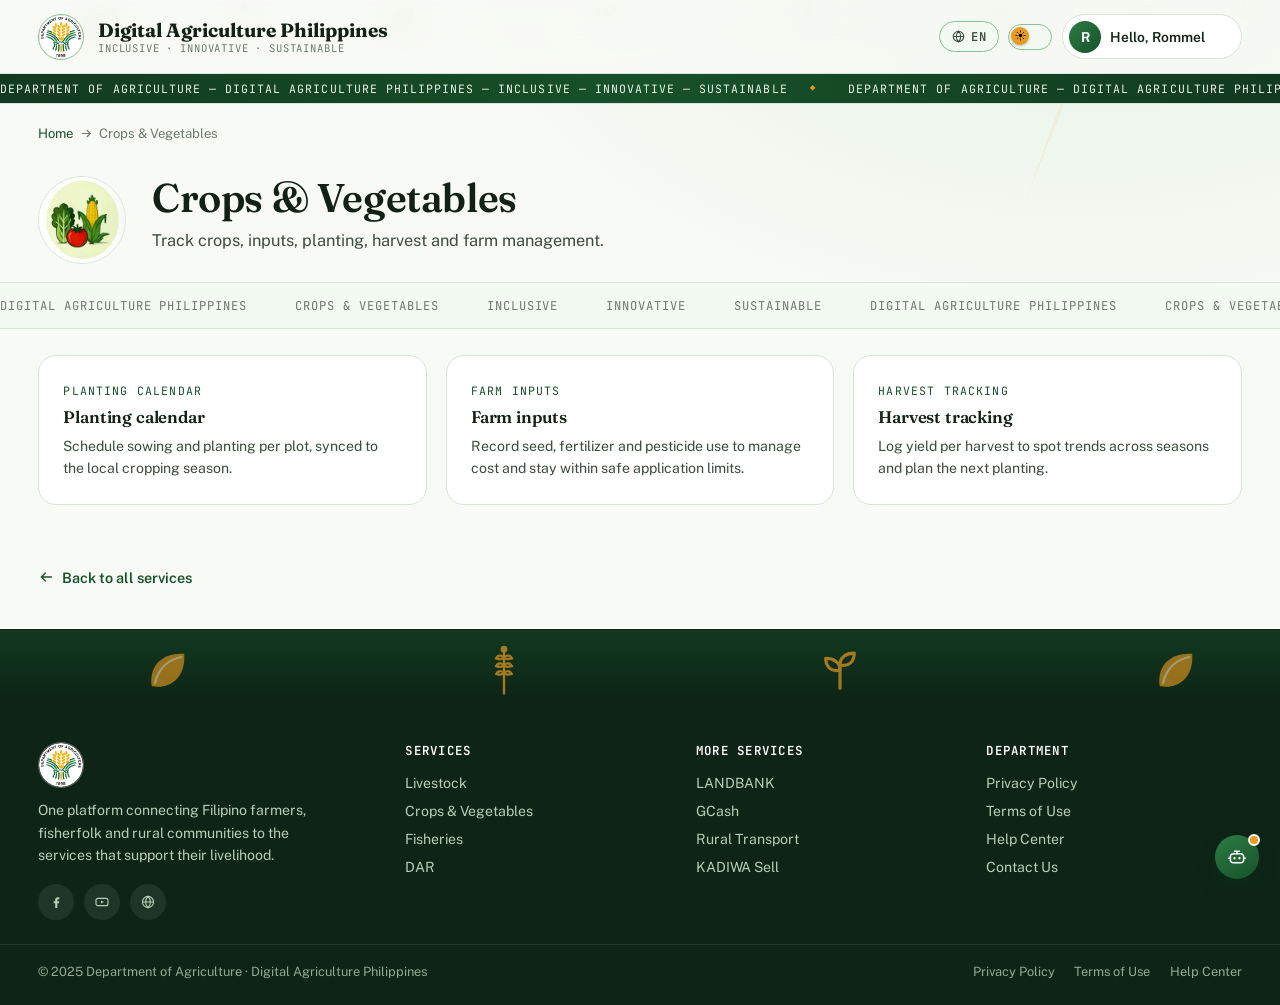
<file: crops-vegetables.html>
<!doctype html>
<html lang="en">
<head>
<meta charset="utf-8">
<meta name="viewport" content="width=device-width, initial-scale=1">
<title>Crops & Vegetables &mdash; Digital Agriculture Philippines</title>
<meta name="description" content="Track crops, inputs, planting, harvest and farm management.">
<link rel="icon" href="data:image/svg+xml,%3Csvg xmlns=%22http://www.w3.org/2000/svg%22 viewBox=%220 0 64 64%22%3E%3Ccircle cx=%2232%22 cy=%2232%22 r=%2230%22 fill=%22%231e6835%22/%3E%3C/svg%3E">
<link rel="stylesheet" href="style.css">

</head>
<body>

<svg xmlns="http://www.w3.org/2000/svg" style="display:none">
<defs>

<symbol id="i-chev-down" viewBox="0 0 24 24"><path d="M5 8l7 7 7-7" fill="none" stroke="currentColor" stroke-width="2.2" stroke-linecap="round" stroke-linejoin="round"/></symbol>
<symbol id="i-user" viewBox="0 0 24 24"><circle cx="12" cy="8" r="3.6" fill="none" stroke="currentColor" stroke-width="1.8"/><path d="M4.5 20c1.4-3.8 4.4-5.8 7.5-5.8s6.1 2 7.5 5.8" fill="none" stroke="currentColor" stroke-width="1.8" stroke-linecap="round"/></symbol>
<symbol id="i-grid" viewBox="0 0 24 24"><rect x="4" y="4" width="7" height="7" rx="1.4" fill="none" stroke="currentColor" stroke-width="1.8"/><rect x="13" y="4" width="7" height="7" rx="1.4" fill="none" stroke="currentColor" stroke-width="1.8"/><rect x="4" y="13" width="7" height="7" rx="1.4" fill="none" stroke="currentColor" stroke-width="1.8"/><rect x="13" y="13" width="7" height="7" rx="1.4" fill="none" stroke="currentColor" stroke-width="1.8"/></symbol>
<symbol id="i-settings" viewBox="0 0 24 24"><circle cx="12" cy="12" r="3.1" fill="none" stroke="currentColor" stroke-width="1.8"/><path d="M12 3.5v2.3M12 18.2v2.3M20.5 12h-2.3M5.8 12H3.5M17.7 6.3l-1.6 1.6M7.9 16.1l-1.6 1.6M17.7 17.7l-1.6-1.6M7.9 7.9L6.3 6.3" stroke="currentColor" stroke-width="1.8" stroke-linecap="round"/></symbol>
<symbol id="i-logout" viewBox="0 0 24 24"><path d="M9 4H6a1.5 1.5 0 0 0-1.5 1.5v13A1.5 1.5 0 0 0 6 20h3" fill="none" stroke="currentColor" stroke-width="1.8" stroke-linecap="round"/><path d="M13 8l4.5 4-4.5 4M9.5 12H20" fill="none" stroke="currentColor" stroke-width="1.8" stroke-linecap="round" stroke-linejoin="round"/></symbol>
<symbol id="i-arrow-right" viewBox="0 0 24 24"><path d="M4 12h15M13 6l6 6-6 6" fill="none" stroke="currentColor" stroke-width="2" stroke-linecap="round" stroke-linejoin="round"/></symbol>
<symbol id="i-sun-small" viewBox="0 0 24 24"><circle cx="12" cy="12" r="4" fill="currentColor"/><g stroke="currentColor" stroke-width="1.8" stroke-linecap="round"><path d="M12 2v2.4M12 19.6V22M22 12h-2.4M4.4 12H2M19 5l-1.7 1.7M6.7 17.3L5 19M19 19l-1.7-1.7M6.7 6.7L5 5"/></g></symbol>
<symbol id="i-moon-small" viewBox="0 0 24 24"><path d="M20 14.5A8.5 8.5 0 1 1 9.5 4a7 7 0 0 0 10.5 10.5Z" fill="currentColor"/></symbol>
<symbol id="i-check" viewBox="0 0 24 24"><path d="M4 12.5l5 5L20 6" fill="none" stroke="currentColor" stroke-width="2.2" stroke-linecap="round" stroke-linejoin="round"/></symbol>
<symbol id="i-bot" viewBox="0 0 24 24"><rect x="4" y="8" width="16" height="11" rx="4" fill="none" stroke="currentColor" stroke-width="1.8"/><circle cx="9" cy="13.5" r="1.4" fill="currentColor"/><circle cx="15" cy="13.5" r="1.4" fill="currentColor"/><path d="M12 8V5M9 5h6" stroke="currentColor" stroke-width="1.8" stroke-linecap="round"/><path d="M2 13.5h2M20 13.5h2" stroke="currentColor" stroke-width="1.8" stroke-linecap="round"/></symbol>
<symbol id="i-send" viewBox="0 0 24 24"><path d="M4 12l16-8-6 16-3-6-7-2Z" fill="none" stroke="currentColor" stroke-width="1.8" stroke-linejoin="round"/></symbol>
<symbol id="i-minimize" viewBox="0 0 24 24"><path d="M5 12h14" stroke="currentColor" stroke-width="2.2" stroke-linecap="round"/></symbol>
<symbol id="i-close" viewBox="0 0 24 24"><path d="M6 6l12 12M18 6L6 18" stroke="currentColor" stroke-width="2.1" stroke-linecap="round"/></symbol>
<symbol id="i-fb" viewBox="0 0 24 24"><path d="M14 21v-7h2.4l.4-3H14V9.2c0-.9.2-1.5 1.5-1.5H17V5.1C16.7 5 15.8 5 14.7 5c-2.3 0-3.9 1.4-3.9 4v2H8.5v3H10.8v7Z" fill="currentColor"/></symbol>
<symbol id="i-yt" viewBox="0 0 24 24"><rect x="3" y="6.5" width="18" height="11" rx="3" fill="none" stroke="currentColor" stroke-width="1.7"/><path d="M10.5 9.7v4.6l4.2-2.3Z" fill="currentColor"/></symbol>
<symbol id="i-globe" viewBox="0 0 24 24"><circle cx="12" cy="12" r="8.4" fill="none" stroke="currentColor" stroke-width="1.7"/><path d="M3.6 12h16.8M12 3.6c2.4 2.3 3.6 5.2 3.6 8.4s-1.2 6.1-3.6 8.4c-2.4-2.3-3.6-5.2-3.6-8.4S9.6 5.9 12 3.6Z" fill="none" stroke="currentColor" stroke-width="1.7"/></symbol>

<symbol id="i-cow-line" viewBox="0 0 64 48"><g fill="none" stroke="currentColor" stroke-width="2.2" stroke-linecap="round" stroke-linejoin="round"><path d="M14 20c-3-4-2-10 3-11 3-4 9-4 11-1 4-2 9 0 9 5 5 0 8 4 6 9 3 2 3 7-1 9H16c-5 0-6-6-2-11Z"/><path d="M20 22l-2 6M32 24v6M44 22l2 6M12 18l-4-3M52 18l4-3"/><circle cx="24" cy="16" r="1.4" fill="currentColor" stroke="none"/><circle cx="38" cy="16" r="1.4" fill="currentColor" stroke="none"/></g></symbol>

<symbol id="i-goat-line" viewBox="0 0 64 48"><g fill="none" stroke="currentColor" stroke-width="2.2" stroke-linecap="round" stroke-linejoin="round"><path d="M18 26c-2-6 2-12 8-12 2-3 6-4 9-2 5-1 9 3 8 8 4 1 5 6 2 9-2 2-5 3-9 3H24c-4 0-7-2-6-6Z"/><path d="M22 12c-1-3 1-6 3-6M40 12c2-3 5-4 6-2M22 30l-2 5M44 30l2 5M32 28v6"/><circle cx="26" cy="20" r="1.3" fill="currentColor" stroke="none"/><circle cx="36" cy="20" r="1.3" fill="currentColor" stroke="none"/></g></symbol>

<symbol id="i-pig-line" viewBox="0 0 64 48"><g fill="none" stroke="currentColor" stroke-width="2.2" stroke-linecap="round" stroke-linejoin="round"><ellipse cx="32" cy="24" rx="20" ry="12"/><circle cx="14" cy="20" r="4"/><ellipse cx="13" cy="21" rx="2.2" ry="1.6" fill="currentColor" stroke="none"/><path d="M18 30l-2 5M30 32l-1 5M42 30l2 5M8 16l-3-3M50 12c2-2 5-1 5 2"/><circle cx="20" cy="18" r="1.2" fill="currentColor" stroke="none"/></g></symbol>

<symbol id="i-chicken-line" viewBox="0 0 64 48"><g fill="none" stroke="currentColor" stroke-width="2.2" stroke-linecap="round" stroke-linejoin="round"><path d="M38 32c8 0 14-6 14-13 0-6-5-11-12-11-2-3-6-4-8-2-3-1-6 2-5 5-4 1-6 5-4 8-3 2-4 6-1 9 2 2 6 4 9 4Z"/><path d="M12 34l6-4M10 30l7-2M12 26l6 0"/><path d="M40 8l3-3M44 10l4-2"/><circle cx="42" cy="14" r="1.3" fill="currentColor" stroke="none"/><path d="M20 33c-3 2-6 2-8 0"/></g></symbol>

<symbol id="i-duck-line" viewBox="0 0 64 48"><g fill="none" stroke="currentColor" stroke-width="2.2" stroke-linecap="round" stroke-linejoin="round"><path d="M14 32c-4-1-6-6-3-10 0-6 6-10 12-9 3-4 10-4 13 0 6 0 10 5 8 10 3 2 3 7-1 9H20c-3 0-5-0-6 0Z"/><path d="M44 18l6-1-4 5"/><circle cx="34" cy="17" r="1.3" fill="currentColor" stroke="none"/><path d="M16 32l-2 5M34 33l0 5"/></g></symbol>

<symbol id="i-seal" viewBox="0 0 64 64">
  <circle cx="32" cy="32" r="30" fill="none" stroke="currentColor" stroke-width="2"/>
  <path d="M32 14c1.5 3 2 6 2 9-3 1-5 3-5 6 3-1 6-1 8 1 1-3 3-5 6-5-1 3-1 6 1 8 3-1 6-1 8 1-2 2-3 5-2 8 3 0 5 2 6 5-3 0-6-1-8-3-1 3-3 5-6 5 0-3-1-6-3-8-3 2-6 2-9 1 1-3 1-6-1-8-3 1-6 0-8-2 2-2 5-3 8-2-1-3-1-6 1-8-3-1-6-1-8 1 0-3 2-5 5-6-1-3-1-6 0-9-1 3-1 6 1 8"
        fill="none" stroke="currentColor" stroke-width="1.6" stroke-linejoin="round" opacity=".9"/>
</symbol>

<symbol id="i-sprout" viewBox="0 0 40 40"><g fill="none" stroke="currentColor" stroke-width="2.4" stroke-linecap="round" stroke-linejoin="round"><path d="M20 34V18"/><path d="M20 20c0-6-5-9-11-9 0 6 4 11 11 9Z"/><path d="M20 16c0-6 5-9 11-9 0 6-4 11-11 9Z"/></g></symbol>

<symbol id="i-wheat" viewBox="0 0 24 40"><g fill="none" stroke="currentColor" stroke-width="1.8" stroke-linecap="round"><path d="M12 38V6"/><path d="M12 10c-3-2-5-1-6 1 3 1 5 1 6-1ZM12 10c3-2 5-1 6 1-3 1-5 1-6-1ZM12 16c-3-2-5-1-6 1 3 1 5 1 6-1ZM12 16c3-2 5-1 6 1-3 1-5 1-6-1ZM12 22c-3-2-5-1-6 1 3 1 5 1 6-1ZM12 22c3-2 5-1 6 1-3 1-5 1-6-1Z"/><circle cx="12" cy="4" r="2.6" fill="currentColor" stroke="none"/></g></symbol>

<symbol id="i-leaf" viewBox="0 0 32 32"><path d="M6 26C4 14 12 5 26 6c1 14-8 22-20 20Z" fill="currentColor" opacity=".9"/><path d="M8 24C10 16 15 10 24 8" fill="none" stroke="var(--bg,white)" stroke-width="1.4" stroke-linecap="round" opacity=".55"/></symbol>

<symbol id="i-truck" viewBox="0 0 40 28"><g fill="none" stroke="currentColor" stroke-width="1.8" stroke-linejoin="round"><rect x="2" y="8" width="18" height="12" rx="1.5"/><path d="M20 12h7l5 5v3h-12Z"/><circle cx="10" cy="22" r="2.6"/><circle cx="27" cy="22" r="2.6"/></g></symbol>

<symbol id="i-fish" viewBox="0 0 40 24"><g fill="none" stroke="currentColor" stroke-width="1.8" stroke-linejoin="round" stroke-linecap="round"><path d="M4 12c4-8 22-8 26 0-4 8-22 8-26 0Z"/><path d="M30 12l7-5v10Z"/><circle cx="11" cy="10" r="1.1" fill="currentColor" stroke="none"/></g></symbol>

<symbol id="i-farmer" viewBox="0 0 40 56"><g fill="none" stroke="currentColor" stroke-width="2.3" stroke-linecap="round" stroke-linejoin="round"><path d="M14 10c-4 1-7 0-7-2" /><ellipse cx="20" cy="9" rx="7" ry="3.2"/><circle cx="20" cy="14" r="5"/><path d="M20 19v14M20 23l-8 4M20 23l8 4M20 33l-6 12M20 33l6 12"/><path d="M12 27c-3 1-5 3-5 6"/></g></symbol>

<symbol id="i-carabao" viewBox="0 0 64 44"><g fill="none" stroke="currentColor" stroke-width="2.2" stroke-linecap="round" stroke-linejoin="round"><path d="M14 22c-2-4 0-9 4-10 1-3 4-4 6-2 2-4 8-4 10-1 5-1 9 3 8 8 4 1 6 6 3 9H18c-3 0-5-2-4-4Z"/><path d="M16 10c-2-2-2-5 0-6M40 8c2-2 5-3 7-1"/><path d="M20 24l-2 8M32 26v8M46 24l2 8M12 20l-4-2M54 18l4-1"/><circle cx="26" cy="16" r="1.3" fill="currentColor" stroke="none"/></g></symbol>

<symbol id="i-cow-fill" viewBox="0 0 100 72">
  <ellipse cx="46" cy="46" rx="34" ry="22" fill="#fbf6ea"/>
  <path d="M22 30c6-4 16-5 24-2-4 6-16 10-26 8 0-2 1-4 2-6Z" fill="#2b241c"/>
  <path d="M58 58c8 2 16-1 20-7-8-4-18-2-24 2 1 2 2 4 4 5Z" fill="#2b241c"/>
  <ellipse cx="78" cy="34" rx="17" ry="15" fill="#fbf6ea"/>
  <path d="M64 24c-3-5-1-10 3-9 1 3 1 6 0 9M92 24c3-5 1-10-3-9-1 3-1 6 0 9" fill="none" stroke="#e8d9b0" stroke-width="4" stroke-linecap="round"/>
  <ellipse cx="82" cy="40" rx="6" ry="4.5" fill="#d98a7c"/>
  <circle cx="72" cy="30" r="2.2" fill="#2b241c"/>
  <circle cx="87" cy="29" r="2.2" fill="#2b241c"/>
  <g fill="#3a3128"><rect x="18" y="60" width="6" height="12" rx="3"/><rect x="34" y="63" width="6" height="12" rx="3"/><rect x="56" y="63" width="6" height="12" rx="3"/><rect x="70" y="60" width="6" height="12" rx="3"/></g>
</symbol>

<symbol id="i-carabao-fill" viewBox="0 0 100 72">
  <ellipse cx="46" cy="46" rx="35" ry="22" fill="#8b9a86"/>
  <ellipse cx="40" cy="54" rx="20" ry="10" fill="#b7c2ad"/>
  <ellipse cx="78" cy="33" rx="18" ry="16" fill="#8b9a86"/>
  <path d="M66 22c-10-6-16 2-10 10M90 22c10-6 16 2 10 10" fill="none" stroke="#4a4038" stroke-width="5" stroke-linecap="round"/>
  <ellipse cx="82" cy="40" rx="6" ry="4.5" fill="#4a4038"/>
  <circle cx="72" cy="29" r="2.2" fill="#2b241c"/>
  <circle cx="87" cy="28" r="2.2" fill="#2b241c"/>
  <g fill="#3a3128"><rect x="18" y="60" width="6" height="12" rx="3"/><rect x="34" y="63" width="6" height="12" rx="3"/><rect x="56" y="63" width="6" height="12" rx="3"/><rect x="70" y="60" width="6" height="12" rx="3"/></g>
</symbol>

<symbol id="i-goat-fill" viewBox="0 0 90 66">
  <ellipse cx="40" cy="42" rx="28" ry="17" fill="#e9dcc0"/>
  <ellipse cx="70" cy="30" rx="14" ry="13" fill="#e9dcc0"/>
  <path d="M62 18c-2-6 1-9 5-8-1 4-2 6-5 8ZM78 18c2-6-1-9-5-8 1 4 2 6 5 8Z" fill="#6b5a3f"/>
  <path d="M70 40c-2 5-2 9 1 12 3-3 3-7 1-12Z" fill="#6b5a3f"/>
  <circle cx="65" cy="27" r="1.9" fill="#3a2f22"/>
  <circle cx="76" cy="26" r="1.9" fill="#3a2f22"/>
  <g fill="#6b5a3f"><rect x="14" y="52" width="5.5" height="11" rx="2.5"/><rect x="28" y="55" width="5.5" height="11" rx="2.5"/><rect x="50" y="55" width="5.5" height="11" rx="2.5"/><rect x="62" y="52" width="5.5" height="11" rx="2.5"/></g>
</symbol>

<symbol id="i-sheep-fill" viewBox="0 0 92 66">
  <g fill="#f7f1e2">
    <circle cx="26" cy="34" r="15"/><circle cx="42" cy="26" r="16"/><circle cx="58" cy="32" r="15"/><circle cx="38" cy="42" r="16"/>
  </g>
  <ellipse cx="74" cy="34" rx="13" ry="12" fill="#4a3d2c"/>
  <circle cx="70" cy="30" r="1.8" fill="#f7f1e2"/>
  <circle cx="80" cy="31" r="1.8" fill="#f7f1e2"/>
  <path d="M62 26c-3-4-2-8 1-8 1 3 1 5 0 8Z" fill="#4a3d2c"/>
  <g fill="#4a3d2c"><rect x="14" y="52" width="5.5" height="11" rx="2.5"/><rect x="30" y="55" width="5.5" height="11" rx="2.5"/><rect x="50" y="55" width="5.5" height="11" rx="2.5"/><rect x="64" y="52" width="5.5" height="11" rx="2.5"/></g>
</symbol>

<symbol id="i-chicken-fill" viewBox="0 0 56 56">
  <ellipse cx="24" cy="34" rx="18" ry="15" fill="#fbf6ea"/>
  <circle cx="42" cy="20" r="10" fill="#fbf6ea"/>
  <path d="M40 8c1-3 4-4 5-2-1 2-3 3-5 2ZM45 9c2-2 5-1 5 1-2 1-4 1-5-1ZM49 12c2-1 4 1 3 3-2 0-3-1-3-3Z" fill="#d1483a"/>
  <path d="M50 21l6-2-3 5Z" fill="#e7a23a"/>
  <circle cx="45" cy="18" r="1.6" fill="#2b241c"/>
  <path d="M10 44c-3 2-6 2-8 0" fill="none" stroke="#fbf6ea" stroke-width="4" stroke-linecap="round"/>
  <g fill="#e7a23a"><rect x="16" y="46" width="4.5" height="9" rx="2"/><rect x="30" y="47" width="4.5" height="9" rx="2"/></g>
</symbol>

</defs>
</svg>

<div class="field-bg" aria-hidden="true"><div class="sunray" aria-hidden="true"></div><div class="drift" style="left:6%;animation-duration:18s;animation-delay:0s;--drift-x:30px;--drift-r:20deg"><svg width="46" height="46" aria-hidden="true"><use href="#i-leaf"/></svg></div><div class="drift" style="left:18%;animation-duration:24s;animation-delay:3s;--drift-x:30px;--drift-r:20deg"><svg width="30" height="30" aria-hidden="true"><use href="#i-wheat"/></svg></div><div class="drift" style="left:30%;animation-duration:20s;animation-delay:6s;--drift-x:30px;--drift-r:20deg"><svg width="38" height="38" aria-hidden="true"><use href="#i-leaf"/></svg></div><div class="drift" style="left:46%;animation-duration:22s;animation-delay:1.5s;--drift-x:30px;--drift-r:20deg"><svg width="34" height="34" aria-hidden="true"><use href="#i-sprout"/></svg></div><div class="drift" style="left:62%;animation-duration:26s;animation-delay:4.5s;--drift-x:-30px;--drift-r:20deg"><svg width="30" height="30" aria-hidden="true"><use href="#i-wheat"/></svg></div><div class="drift" style="left:76%;animation-duration:19s;animation-delay:2.5s;--drift-x:-30px;--drift-r:20deg"><svg width="42" height="42" aria-hidden="true"><use href="#i-leaf"/></svg></div><div class="drift" style="left:88%;animation-duration:23s;animation-delay:5.5s;--drift-x:-30px;--drift-r:20deg"><svg width="30" height="30" aria-hidden="true"><use href="#i-sprout"/></svg></div><div class="drift" style="left:96%;animation-duration:21s;animation-delay:0.8s;--drift-x:-30px;--drift-r:20deg"><svg width="30" height="30" aria-hidden="true"><use href="#i-wheat"/></svg></div></div>
<a class="skip-link" href="#main">Skip to content</a>
<header class="site-header">
  <a class="brand" href="index.html" aria-label="Digital Agriculture Philippines home">
    <span class="brand-seal"><img src="dept-agri-logo.png" alt="Department of Agriculture seal"></span>
    <span class="brand-text">
      <span class="brand-name">Digital Agriculture Philippines</span>
      <span class="brand-tag" data-i18n="nav.tagline">Inclusive · Innovative · Sustainable</span>
    </span>
  </a>
  <div class="header-actions">
    <div class="lang-switch">
      <button class="lang-btn" type="button" aria-haspopup="true" aria-expanded="false" aria-label="Change language">
        <svg width="17" height="17" aria-hidden="true"><use href="#i-globe"/></svg><span class="lang-code">EN</span>
      </button>
      <div class="lang-dropdown" role="menu">
        <div class="lang-scroll"><button type="button" class="lang-chip" data-lang="en">English</button><button type="button" class="lang-chip" data-lang="fil">Filipino</button><button type="button" class="lang-chip" data-lang="ceb">Cebuano</button><button type="button" class="lang-chip" data-lang="ilo">Ilocano</button></div>
      </div>
    </div>
    <button class="theme-toggle" type="button" aria-pressed="false" aria-label="Toggle dark mode">
      <span class="knob"><svg aria-hidden="true"><use href="#i-sun-small"/></svg></span>
    </button>
    <div class="user-menu">
      <button class="user-chip" type="button" aria-haspopup="true" aria-expanded="false">
        <span class="user-avatar">R</span>
        <span class="hello"><span data-i18n="nav.hello">Hello,</span> Rommel</span>
        <span class="chev"><svg aria-hidden="true"><use href="#i-chev-down"/></svg></span>
      </button>
      <div class="user-dropdown" role="menu">
        <div class="dd-head"><strong>Rommel D. Santos</strong><small>Registered farmer &middot; Region III</small></div>
        <button class="dd-item" role="menuitem" data-action="profile"><svg aria-hidden="true"><use href="#i-user"/></svg><span class="label-text" data-i18n="nav.profile">Profile</span></button>
        <button class="dd-item" role="menuitem" data-action="dashboard"><svg aria-hidden="true"><use href="#i-grid"/></svg><span class="label-text" data-i18n="nav.dashboard">Dashboard</span></button>
        <button class="dd-item" role="menuitem" data-action="settings"><svg aria-hidden="true"><use href="#i-settings"/></svg><span class="label-text" data-i18n="nav.settings">Settings</span></button>
        <div class="dd-sep"></div>
        <button class="dd-item danger" role="menuitem" data-action="logout"><svg aria-hidden="true"><use href="#i-logout"/></svg><span class="label-text" data-i18n="nav.logout">Logout</span></button>
      </div>
    </div>
  </div>
</header>
<div class="top-ticker" aria-hidden="true">
  <div class="tick-track"><span data-i18n="ticker.text">Department of Agriculture — Digital Agriculture Philippines — Inclusive — Innovative — Sustainable</span><span class="tick-dot" aria-hidden="true">&#9670;</span><span data-i18n="ticker.text">Department of Agriculture — Digital Agriculture Philippines — Inclusive — Innovative — Sustainable</span><span class="tick-dot" aria-hidden="true">&#9670;</span><span data-i18n="ticker.text">Department of Agriculture — Digital Agriculture Philippines — Inclusive — Innovative — Sustainable</span><span class="tick-dot" aria-hidden="true">&#9670;</span><span data-i18n="ticker.text">Department of Agriculture — Digital Agriculture Philippines — Inclusive — Innovative — Sustainable</span><span class="tick-dot" aria-hidden="true">&#9670;</span></div>
</div>
<main id="main" class="page-content reveal">
  <nav class="breadcrumb"><a href="index.html" data-i18n="breadcrumb.home">Home</a> <svg width="13" height="13" aria-hidden="true"><use href="#i-arrow-right"/></svg> <span data-i18n="svc.crops-vegetables.title">Crops & Vegetables</span></nav>
  <section class="page-hero">
    <span class="icon-wrap"><img src="crops-vegetables-icon2-clean.png" alt="Crops & Vegetables icon"></span>
    <div>
      <h1 data-i18n="svc.crops-vegetables.title">Crops & Vegetables</h1>
      <p data-i18n="svc.crops-vegetables.desc">Track crops, inputs, planting, harvest and farm management.</p>
    </div>
  </section>
  <div class="mini-marquee"><div class="track"><span>Digital Agriculture Philippines</span><span>Crops & Vegetables</span><span>Inclusive</span><span>Innovative</span><span>Sustainable</span><span>Digital Agriculture Philippines</span><span>Crops & Vegetables</span><span>Inclusive</span><span>Innovative</span><span>Sustainable</span></div></div>
  <section class="page-panels">
    <div class="panel">
  <span class="num" data-i18n="svc.crops-vegetables.panel0.title">PLANTING CALENDAR</span>
  <h3 data-i18n="svc.crops-vegetables.panel0.title">Planting calendar</h3>
  <p data-i18n="svc.crops-vegetables.panel0.text">Schedule sowing and planting per plot, synced to the local cropping season.</p>
</div><div class="panel">
  <span class="num" data-i18n="svc.crops-vegetables.panel1.title">FARM INPUTS</span>
  <h3 data-i18n="svc.crops-vegetables.panel1.title">Farm inputs</h3>
  <p data-i18n="svc.crops-vegetables.panel1.text">Record seed, fertilizer and pesticide use to manage cost and stay within safe application limits.</p>
</div><div class="panel">
  <span class="num" data-i18n="svc.crops-vegetables.panel2.title">HARVEST TRACKING</span>
  <h3 data-i18n="svc.crops-vegetables.panel2.title">Harvest tracking</h3>
  <p data-i18n="svc.crops-vegetables.panel2.text">Log yield per harvest to spot trends across seasons and plan the next planting.</p>
</div>
  </section>
  <a class="back-home" href="index.html"><span style="display:inline-flex;transform:scaleX(-1)"><svg width="16" height="16" aria-hidden="true"><use href="#i-arrow-right"/></svg></span> <span data-i18n="page.back">Back to all services</span></a>
  <div style="height:2.5rem"></div>
</main>
<footer class="site-footer">
  <div class="footer-field" aria-hidden="true">
    <div class="row"><span style="margin:0 18px;color:var(--gold);opacity:.7"><svg aria-hidden="true"><use href="#i-leaf"/></svg></span><span style="margin:0 18px;color:var(--gold);opacity:.7"><svg aria-hidden="true"><use href="#i-wheat"/></svg></span><span style="margin:0 18px;color:var(--gold);opacity:.7"><svg aria-hidden="true"><use href="#i-sprout"/></svg></span><span style="margin:0 18px;color:var(--gold);opacity:.7"><svg aria-hidden="true"><use href="#i-leaf"/></svg></span><span style="margin:0 18px;color:var(--gold);opacity:.7"><svg aria-hidden="true"><use href="#i-wheat"/></svg></span><span style="margin:0 18px;color:var(--gold);opacity:.7"><svg aria-hidden="true"><use href="#i-sprout"/></svg></span><span style="margin:0 18px;color:var(--gold);opacity:.7"><svg aria-hidden="true"><use href="#i-leaf"/></svg></span><span style="margin:0 18px;color:var(--gold);opacity:.7"><svg aria-hidden="true"><use href="#i-wheat"/></svg></span><span style="margin:0 18px;color:var(--gold);opacity:.7"><svg aria-hidden="true"><use href="#i-sprout"/></svg></span><span style="margin:0 18px;color:var(--gold);opacity:.7"><svg aria-hidden="true"><use href="#i-leaf"/></svg></span><span style="margin:0 18px;color:var(--gold);opacity:.7"><svg aria-hidden="true"><use href="#i-wheat"/></svg></span><span style="margin:0 18px;color:var(--gold);opacity:.7"><svg aria-hidden="true"><use href="#i-sprout"/></svg></span><span style="margin:0 18px;color:var(--gold);opacity:.7"><svg aria-hidden="true"><use href="#i-leaf"/></svg></span><span style="margin:0 18px;color:var(--gold);opacity:.7"><svg aria-hidden="true"><use href="#i-wheat"/></svg></span><span style="margin:0 18px;color:var(--gold);opacity:.7"><svg aria-hidden="true"><use href="#i-sprout"/></svg></span><span style="margin:0 18px;color:var(--gold);opacity:.7"><svg aria-hidden="true"><use href="#i-leaf"/></svg></span><span style="margin:0 18px;color:var(--gold);opacity:.7"><svg aria-hidden="true"><use href="#i-wheat"/></svg></span><span style="margin:0 18px;color:var(--gold);opacity:.7"><svg aria-hidden="true"><use href="#i-sprout"/></svg></span><span style="margin:0 18px;color:var(--gold);opacity:.7"><svg aria-hidden="true"><use href="#i-leaf"/></svg></span><span style="margin:0 18px;color:var(--gold);opacity:.7"><svg aria-hidden="true"><use href="#i-wheat"/></svg></span><span style="margin:0 18px;color:var(--gold);opacity:.7"><svg aria-hidden="true"><use href="#i-leaf"/></svg></span><span style="margin:0 18px;color:var(--gold);opacity:.7"><svg aria-hidden="true"><use href="#i-wheat"/></svg></span><span style="margin:0 18px;color:var(--gold);opacity:.7"><svg aria-hidden="true"><use href="#i-sprout"/></svg></span><span style="margin:0 18px;color:var(--gold);opacity:.7"><svg aria-hidden="true"><use href="#i-leaf"/></svg></span><span style="margin:0 18px;color:var(--gold);opacity:.7"><svg aria-hidden="true"><use href="#i-wheat"/></svg></span><span style="margin:0 18px;color:var(--gold);opacity:.7"><svg aria-hidden="true"><use href="#i-sprout"/></svg></span><span style="margin:0 18px;color:var(--gold);opacity:.7"><svg aria-hidden="true"><use href="#i-leaf"/></svg></span><span style="margin:0 18px;color:var(--gold);opacity:.7"><svg aria-hidden="true"><use href="#i-wheat"/></svg></span><span style="margin:0 18px;color:var(--gold);opacity:.7"><svg aria-hidden="true"><use href="#i-sprout"/></svg></span><span style="margin:0 18px;color:var(--gold);opacity:.7"><svg aria-hidden="true"><use href="#i-leaf"/></svg></span><span style="margin:0 18px;color:var(--gold);opacity:.7"><svg aria-hidden="true"><use href="#i-wheat"/></svg></span><span style="margin:0 18px;color:var(--gold);opacity:.7"><svg aria-hidden="true"><use href="#i-sprout"/></svg></span><span style="margin:0 18px;color:var(--gold);opacity:.7"><svg aria-hidden="true"><use href="#i-leaf"/></svg></span><span style="margin:0 18px;color:var(--gold);opacity:.7"><svg aria-hidden="true"><use href="#i-wheat"/></svg></span><span style="margin:0 18px;color:var(--gold);opacity:.7"><svg aria-hidden="true"><use href="#i-sprout"/></svg></span><span style="margin:0 18px;color:var(--gold);opacity:.7"><svg aria-hidden="true"><use href="#i-leaf"/></svg></span><span style="margin:0 18px;color:var(--gold);opacity:.7"><svg aria-hidden="true"><use href="#i-wheat"/></svg></span><span style="margin:0 18px;color:var(--gold);opacity:.7"><svg aria-hidden="true"><use href="#i-sprout"/></svg></span><span style="margin:0 18px;color:var(--gold);opacity:.7"><svg aria-hidden="true"><use href="#i-leaf"/></svg></span><span style="margin:0 18px;color:var(--gold);opacity:.7"><svg aria-hidden="true"><use href="#i-wheat"/></svg></span></div>
  </div>
  <div class="footer-main">
    <div class="footer-brand">
      <span class="brand-seal" style="background:rgba(255,255,255,.08);border-color:rgba(255,255,255,.25)"><img src="dept-agri-logo.png" alt="Department of Agriculture seal"></span>
      <p data-i18n="footer.blurb">One platform connecting Filipino farmers, fisherfolk and rural communities to the services that support their livelihood.</p>
      <div class="footer-social">
        <a href="#" aria-label="Facebook"><svg width="16" height="16" aria-hidden="true"><use href="#i-fb"/></svg></a>
        <a href="#" aria-label="YouTube"><svg width="16" height="16" aria-hidden="true"><use href="#i-yt"/></svg></a>
        <a href="#" aria-label="Website"><svg width="16" height="16" aria-hidden="true"><use href="#i-globe"/></svg></a>
      </div>
    </div>
    <div><h4 data-i18n="footer.col.services">Services</h4><ul><li><a href="livestock.html" data-i18n="svc.livestock.title">Livestock</a></li><li><a href="crops-vegetables.html" data-i18n="svc.crops-vegetables.title">Crops & Vegetables</a></li><li><a href="fisheries.html" data-i18n="svc.fisheries.title">Fisheries</a></li><li><a href="dar.html" data-i18n="svc.dar.title">DAR</a></li></ul></div>
    <div><h4 data-i18n="footer.col.more">More services</h4><ul><li><a href="landbank.html" data-i18n="svc.landbank.title">LANDBANK</a></li><li><a href="gcash.html" data-i18n="svc.gcash.title">GCash</a></li><li><a href="rural-transport.html" data-i18n="svc.rural-transport.title">Rural Transport</a></li><li><a href="kadiwa-sell.html" data-i18n="svc.kadiwa-sell.title">KADIWA Sell</a></li></ul></div>
    <div><h4 data-i18n="footer.col.department">Department</h4><ul><li><a href="#" data-i18n="footer.links.privacy">Privacy Policy</a></li><li><a href="#" data-i18n="footer.links.terms">Terms of Use</a></li><li><a href="#" data-i18n="footer.links.help">Help Center</a></li><li><a href="#" data-i18n="footer.links.contact">Contact Us</a></li></ul></div>
  </div>
  <div class="footer-bottom">
    <span data-i18n="footer.copyright">© 2025 Department of Agriculture · Digital Agriculture Philippines</span>
    <div class="flinks">
      <a href="#" data-i18n="footer.links.privacy">Privacy Policy</a>
      <a href="#" data-i18n="footer.links.terms">Terms of Use</a>
      <a href="#" data-i18n="footer.links.help">Help Center</a>
    </div>
  </div>
</footer>
<div class="ai-widget">
  <div class="ai-panel" role="dialog" aria-label="Digital Agriculture assistant">
    <div class="ai-head">
      <span class="av"><svg width="15" height="15" aria-hidden="true"><use href="#i-bot"/></svg></span>
      <span class="meta"><strong data-i18n="ai.title">Agri Assistant</strong><small data-i18n="ai.status">Online · here to help</small></span>
      <button class="ai-ctrl" type="button" data-ai="minimize" aria-label="Minimize"><svg width="12" height="12" aria-hidden="true"><use href="#i-minimize"/></svg></button>
      <button class="ai-ctrl" type="button" data-ai="close" aria-label="Close"><svg width="12" height="12" aria-hidden="true"><use href="#i-close"/></svg></button>
    </div>
    <div class="ai-body">
      <div class="ai-msg bot" data-i18n="ai.greeting">Magandang araw! I'm your Digital Agriculture assistant. Ask me about any service, like livestock records or KADIWA prices.</div>
    </div>
    <div class="ai-quick"><button type="button" data-i18n="svc.livestock.title">Livestock</button><button type="button" data-i18n="svc.crops-vegetables.title">Crops & Vegetables</button><button type="button" data-i18n="svc.fisheries.title">Fisheries</button><button type="button" data-i18n="svc.dar.title">DAR</button></div>
    <form class="ai-form">
      <input type="text" placeholder="Ask about a service..." data-i18n-placeholder="ai.placeholder" aria-label="Ask the assistant">
      <button type="submit" aria-label="Send"><svg width="14" height="14" aria-hidden="true"><use href="#i-send"/></svg></button>
    </form>
  </div>
  <button class="ai-fab" type="button" aria-label="Open assistant" aria-expanded="false">
    <span class="ping"></span>
    <span class="badge"></span>
    <svg width="21" height="21" aria-hidden="true"><use href="#i-bot"/></svg>
  </button>
</div>
<script src="i18n.js"></script>
<script src="main.js"></script>
</body>
</html>
</file>
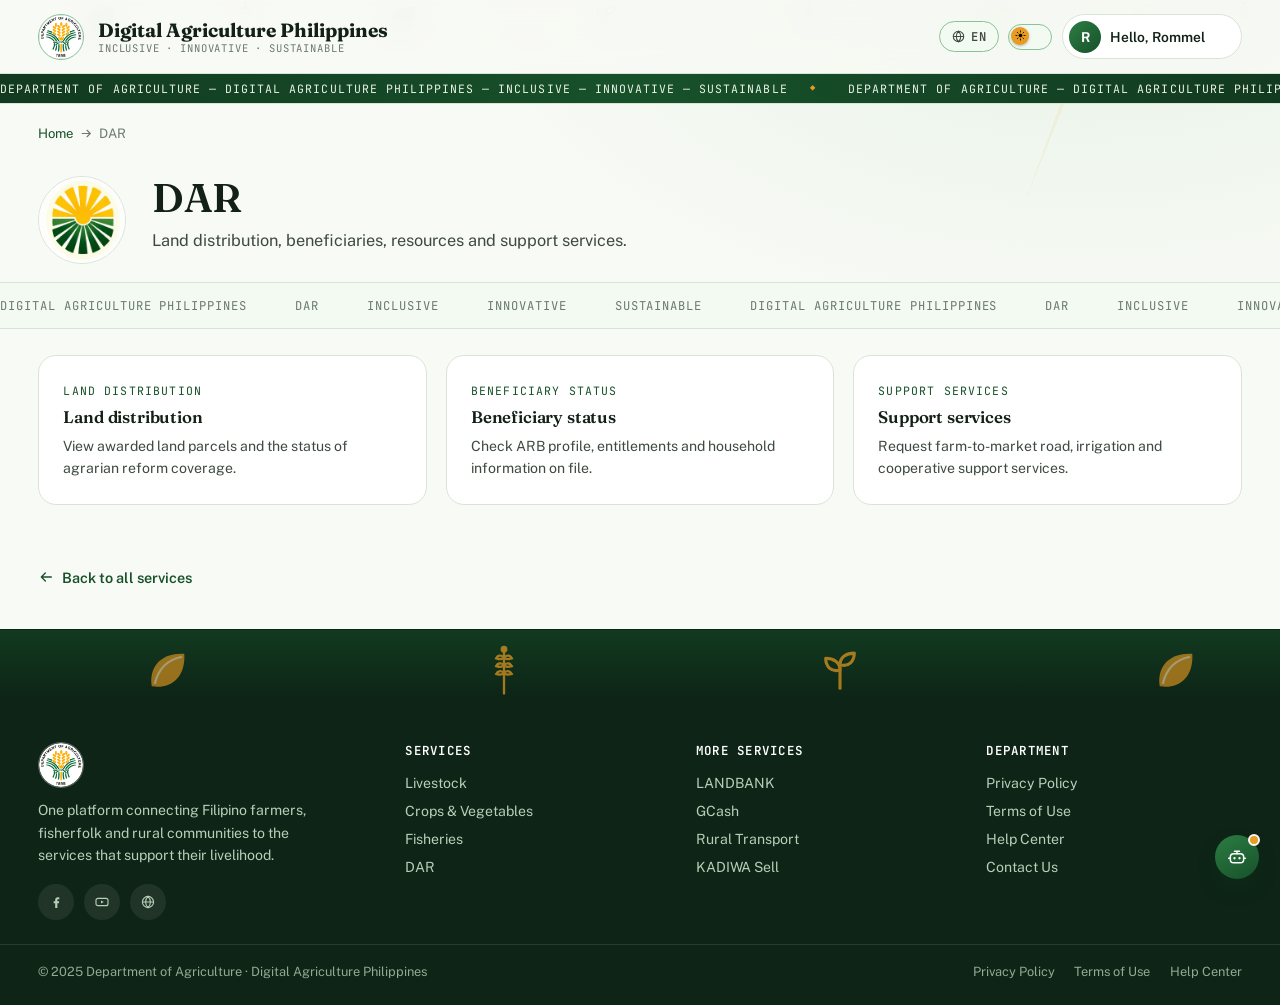
<file: dar.html>
<!doctype html>
<html lang="en">
<head>
<meta charset="utf-8">
<meta name="viewport" content="width=device-width, initial-scale=1">
<title>DAR &mdash; Digital Agriculture Philippines</title>
<meta name="description" content="Land distribution, beneficiaries, resources and support services.">
<link rel="icon" href="data:image/svg+xml,%3Csvg xmlns=%22http://www.w3.org/2000/svg%22 viewBox=%220 0 64 64%22%3E%3Ccircle cx=%2232%22 cy=%2232%22 r=%2230%22 fill=%22%231e6835%22/%3E%3C/svg%3E">
<link rel="stylesheet" href="style.css">

</head>
<body>

<svg xmlns="http://www.w3.org/2000/svg" style="display:none">
<defs>

<symbol id="i-chev-down" viewBox="0 0 24 24"><path d="M5 8l7 7 7-7" fill="none" stroke="currentColor" stroke-width="2.2" stroke-linecap="round" stroke-linejoin="round"/></symbol>
<symbol id="i-user" viewBox="0 0 24 24"><circle cx="12" cy="8" r="3.6" fill="none" stroke="currentColor" stroke-width="1.8"/><path d="M4.5 20c1.4-3.8 4.4-5.8 7.5-5.8s6.1 2 7.5 5.8" fill="none" stroke="currentColor" stroke-width="1.8" stroke-linecap="round"/></symbol>
<symbol id="i-grid" viewBox="0 0 24 24"><rect x="4" y="4" width="7" height="7" rx="1.4" fill="none" stroke="currentColor" stroke-width="1.8"/><rect x="13" y="4" width="7" height="7" rx="1.4" fill="none" stroke="currentColor" stroke-width="1.8"/><rect x="4" y="13" width="7" height="7" rx="1.4" fill="none" stroke="currentColor" stroke-width="1.8"/><rect x="13" y="13" width="7" height="7" rx="1.4" fill="none" stroke="currentColor" stroke-width="1.8"/></symbol>
<symbol id="i-settings" viewBox="0 0 24 24"><circle cx="12" cy="12" r="3.1" fill="none" stroke="currentColor" stroke-width="1.8"/><path d="M12 3.5v2.3M12 18.2v2.3M20.5 12h-2.3M5.8 12H3.5M17.7 6.3l-1.6 1.6M7.9 16.1l-1.6 1.6M17.7 17.7l-1.6-1.6M7.9 7.9L6.3 6.3" stroke="currentColor" stroke-width="1.8" stroke-linecap="round"/></symbol>
<symbol id="i-logout" viewBox="0 0 24 24"><path d="M9 4H6a1.5 1.5 0 0 0-1.5 1.5v13A1.5 1.5 0 0 0 6 20h3" fill="none" stroke="currentColor" stroke-width="1.8" stroke-linecap="round"/><path d="M13 8l4.5 4-4.5 4M9.5 12H20" fill="none" stroke="currentColor" stroke-width="1.8" stroke-linecap="round" stroke-linejoin="round"/></symbol>
<symbol id="i-arrow-right" viewBox="0 0 24 24"><path d="M4 12h15M13 6l6 6-6 6" fill="none" stroke="currentColor" stroke-width="2" stroke-linecap="round" stroke-linejoin="round"/></symbol>
<symbol id="i-sun-small" viewBox="0 0 24 24"><circle cx="12" cy="12" r="4" fill="currentColor"/><g stroke="currentColor" stroke-width="1.8" stroke-linecap="round"><path d="M12 2v2.4M12 19.6V22M22 12h-2.4M4.4 12H2M19 5l-1.7 1.7M6.7 17.3L5 19M19 19l-1.7-1.7M6.7 6.7L5 5"/></g></symbol>
<symbol id="i-moon-small" viewBox="0 0 24 24"><path d="M20 14.5A8.5 8.5 0 1 1 9.5 4a7 7 0 0 0 10.5 10.5Z" fill="currentColor"/></symbol>
<symbol id="i-check" viewBox="0 0 24 24"><path d="M4 12.5l5 5L20 6" fill="none" stroke="currentColor" stroke-width="2.2" stroke-linecap="round" stroke-linejoin="round"/></symbol>
<symbol id="i-bot" viewBox="0 0 24 24"><rect x="4" y="8" width="16" height="11" rx="4" fill="none" stroke="currentColor" stroke-width="1.8"/><circle cx="9" cy="13.5" r="1.4" fill="currentColor"/><circle cx="15" cy="13.5" r="1.4" fill="currentColor"/><path d="M12 8V5M9 5h6" stroke="currentColor" stroke-width="1.8" stroke-linecap="round"/><path d="M2 13.5h2M20 13.5h2" stroke="currentColor" stroke-width="1.8" stroke-linecap="round"/></symbol>
<symbol id="i-send" viewBox="0 0 24 24"><path d="M4 12l16-8-6 16-3-6-7-2Z" fill="none" stroke="currentColor" stroke-width="1.8" stroke-linejoin="round"/></symbol>
<symbol id="i-minimize" viewBox="0 0 24 24"><path d="M5 12h14" stroke="currentColor" stroke-width="2.2" stroke-linecap="round"/></symbol>
<symbol id="i-close" viewBox="0 0 24 24"><path d="M6 6l12 12M18 6L6 18" stroke="currentColor" stroke-width="2.1" stroke-linecap="round"/></symbol>
<symbol id="i-fb" viewBox="0 0 24 24"><path d="M14 21v-7h2.4l.4-3H14V9.2c0-.9.2-1.5 1.5-1.5H17V5.1C16.7 5 15.8 5 14.7 5c-2.3 0-3.9 1.4-3.9 4v2H8.5v3H10.8v7Z" fill="currentColor"/></symbol>
<symbol id="i-yt" viewBox="0 0 24 24"><rect x="3" y="6.5" width="18" height="11" rx="3" fill="none" stroke="currentColor" stroke-width="1.7"/><path d="M10.5 9.7v4.6l4.2-2.3Z" fill="currentColor"/></symbol>
<symbol id="i-globe" viewBox="0 0 24 24"><circle cx="12" cy="12" r="8.4" fill="none" stroke="currentColor" stroke-width="1.7"/><path d="M3.6 12h16.8M12 3.6c2.4 2.3 3.6 5.2 3.6 8.4s-1.2 6.1-3.6 8.4c-2.4-2.3-3.6-5.2-3.6-8.4S9.6 5.9 12 3.6Z" fill="none" stroke="currentColor" stroke-width="1.7"/></symbol>

<symbol id="i-cow-line" viewBox="0 0 64 48"><g fill="none" stroke="currentColor" stroke-width="2.2" stroke-linecap="round" stroke-linejoin="round"><path d="M14 20c-3-4-2-10 3-11 3-4 9-4 11-1 4-2 9 0 9 5 5 0 8 4 6 9 3 2 3 7-1 9H16c-5 0-6-6-2-11Z"/><path d="M20 22l-2 6M32 24v6M44 22l2 6M12 18l-4-3M52 18l4-3"/><circle cx="24" cy="16" r="1.4" fill="currentColor" stroke="none"/><circle cx="38" cy="16" r="1.4" fill="currentColor" stroke="none"/></g></symbol>

<symbol id="i-goat-line" viewBox="0 0 64 48"><g fill="none" stroke="currentColor" stroke-width="2.2" stroke-linecap="round" stroke-linejoin="round"><path d="M18 26c-2-6 2-12 8-12 2-3 6-4 9-2 5-1 9 3 8 8 4 1 5 6 2 9-2 2-5 3-9 3H24c-4 0-7-2-6-6Z"/><path d="M22 12c-1-3 1-6 3-6M40 12c2-3 5-4 6-2M22 30l-2 5M44 30l2 5M32 28v6"/><circle cx="26" cy="20" r="1.3" fill="currentColor" stroke="none"/><circle cx="36" cy="20" r="1.3" fill="currentColor" stroke="none"/></g></symbol>

<symbol id="i-pig-line" viewBox="0 0 64 48"><g fill="none" stroke="currentColor" stroke-width="2.2" stroke-linecap="round" stroke-linejoin="round"><ellipse cx="32" cy="24" rx="20" ry="12"/><circle cx="14" cy="20" r="4"/><ellipse cx="13" cy="21" rx="2.2" ry="1.6" fill="currentColor" stroke="none"/><path d="M18 30l-2 5M30 32l-1 5M42 30l2 5M8 16l-3-3M50 12c2-2 5-1 5 2"/><circle cx="20" cy="18" r="1.2" fill="currentColor" stroke="none"/></g></symbol>

<symbol id="i-chicken-line" viewBox="0 0 64 48"><g fill="none" stroke="currentColor" stroke-width="2.2" stroke-linecap="round" stroke-linejoin="round"><path d="M38 32c8 0 14-6 14-13 0-6-5-11-12-11-2-3-6-4-8-2-3-1-6 2-5 5-4 1-6 5-4 8-3 2-4 6-1 9 2 2 6 4 9 4Z"/><path d="M12 34l6-4M10 30l7-2M12 26l6 0"/><path d="M40 8l3-3M44 10l4-2"/><circle cx="42" cy="14" r="1.3" fill="currentColor" stroke="none"/><path d="M20 33c-3 2-6 2-8 0"/></g></symbol>

<symbol id="i-duck-line" viewBox="0 0 64 48"><g fill="none" stroke="currentColor" stroke-width="2.2" stroke-linecap="round" stroke-linejoin="round"><path d="M14 32c-4-1-6-6-3-10 0-6 6-10 12-9 3-4 10-4 13 0 6 0 10 5 8 10 3 2 3 7-1 9H20c-3 0-5-0-6 0Z"/><path d="M44 18l6-1-4 5"/><circle cx="34" cy="17" r="1.3" fill="currentColor" stroke="none"/><path d="M16 32l-2 5M34 33l0 5"/></g></symbol>

<symbol id="i-seal" viewBox="0 0 64 64">
  <circle cx="32" cy="32" r="30" fill="none" stroke="currentColor" stroke-width="2"/>
  <path d="M32 14c1.5 3 2 6 2 9-3 1-5 3-5 6 3-1 6-1 8 1 1-3 3-5 6-5-1 3-1 6 1 8 3-1 6-1 8 1-2 2-3 5-2 8 3 0 5 2 6 5-3 0-6-1-8-3-1 3-3 5-6 5 0-3-1-6-3-8-3 2-6 2-9 1 1-3 1-6-1-8-3 1-6 0-8-2 2-2 5-3 8-2-1-3-1-6 1-8-3-1-6-1-8 1 0-3 2-5 5-6-1-3-1-6 0-9-1 3-1 6 1 8"
        fill="none" stroke="currentColor" stroke-width="1.6" stroke-linejoin="round" opacity=".9"/>
</symbol>

<symbol id="i-sprout" viewBox="0 0 40 40"><g fill="none" stroke="currentColor" stroke-width="2.4" stroke-linecap="round" stroke-linejoin="round"><path d="M20 34V18"/><path d="M20 20c0-6-5-9-11-9 0 6 4 11 11 9Z"/><path d="M20 16c0-6 5-9 11-9 0 6-4 11-11 9Z"/></g></symbol>

<symbol id="i-wheat" viewBox="0 0 24 40"><g fill="none" stroke="currentColor" stroke-width="1.8" stroke-linecap="round"><path d="M12 38V6"/><path d="M12 10c-3-2-5-1-6 1 3 1 5 1 6-1ZM12 10c3-2 5-1 6 1-3 1-5 1-6-1ZM12 16c-3-2-5-1-6 1 3 1 5 1 6-1ZM12 16c3-2 5-1 6 1-3 1-5 1-6-1ZM12 22c-3-2-5-1-6 1 3 1 5 1 6-1ZM12 22c3-2 5-1 6 1-3 1-5 1-6-1Z"/><circle cx="12" cy="4" r="2.6" fill="currentColor" stroke="none"/></g></symbol>

<symbol id="i-leaf" viewBox="0 0 32 32"><path d="M6 26C4 14 12 5 26 6c1 14-8 22-20 20Z" fill="currentColor" opacity=".9"/><path d="M8 24C10 16 15 10 24 8" fill="none" stroke="var(--bg,white)" stroke-width="1.4" stroke-linecap="round" opacity=".55"/></symbol>

<symbol id="i-truck" viewBox="0 0 40 28"><g fill="none" stroke="currentColor" stroke-width="1.8" stroke-linejoin="round"><rect x="2" y="8" width="18" height="12" rx="1.5"/><path d="M20 12h7l5 5v3h-12Z"/><circle cx="10" cy="22" r="2.6"/><circle cx="27" cy="22" r="2.6"/></g></symbol>

<symbol id="i-fish" viewBox="0 0 40 24"><g fill="none" stroke="currentColor" stroke-width="1.8" stroke-linejoin="round" stroke-linecap="round"><path d="M4 12c4-8 22-8 26 0-4 8-22 8-26 0Z"/><path d="M30 12l7-5v10Z"/><circle cx="11" cy="10" r="1.1" fill="currentColor" stroke="none"/></g></symbol>

<symbol id="i-farmer" viewBox="0 0 40 56"><g fill="none" stroke="currentColor" stroke-width="2.3" stroke-linecap="round" stroke-linejoin="round"><path d="M14 10c-4 1-7 0-7-2" /><ellipse cx="20" cy="9" rx="7" ry="3.2"/><circle cx="20" cy="14" r="5"/><path d="M20 19v14M20 23l-8 4M20 23l8 4M20 33l-6 12M20 33l6 12"/><path d="M12 27c-3 1-5 3-5 6"/></g></symbol>

<symbol id="i-carabao" viewBox="0 0 64 44"><g fill="none" stroke="currentColor" stroke-width="2.2" stroke-linecap="round" stroke-linejoin="round"><path d="M14 22c-2-4 0-9 4-10 1-3 4-4 6-2 2-4 8-4 10-1 5-1 9 3 8 8 4 1 6 6 3 9H18c-3 0-5-2-4-4Z"/><path d="M16 10c-2-2-2-5 0-6M40 8c2-2 5-3 7-1"/><path d="M20 24l-2 8M32 26v8M46 24l2 8M12 20l-4-2M54 18l4-1"/><circle cx="26" cy="16" r="1.3" fill="currentColor" stroke="none"/></g></symbol>

<symbol id="i-cow-fill" viewBox="0 0 100 72">
  <ellipse cx="46" cy="46" rx="34" ry="22" fill="#fbf6ea"/>
  <path d="M22 30c6-4 16-5 24-2-4 6-16 10-26 8 0-2 1-4 2-6Z" fill="#2b241c"/>
  <path d="M58 58c8 2 16-1 20-7-8-4-18-2-24 2 1 2 2 4 4 5Z" fill="#2b241c"/>
  <ellipse cx="78" cy="34" rx="17" ry="15" fill="#fbf6ea"/>
  <path d="M64 24c-3-5-1-10 3-9 1 3 1 6 0 9M92 24c3-5 1-10-3-9-1 3-1 6 0 9" fill="none" stroke="#e8d9b0" stroke-width="4" stroke-linecap="round"/>
  <ellipse cx="82" cy="40" rx="6" ry="4.5" fill="#d98a7c"/>
  <circle cx="72" cy="30" r="2.2" fill="#2b241c"/>
  <circle cx="87" cy="29" r="2.2" fill="#2b241c"/>
  <g fill="#3a3128"><rect x="18" y="60" width="6" height="12" rx="3"/><rect x="34" y="63" width="6" height="12" rx="3"/><rect x="56" y="63" width="6" height="12" rx="3"/><rect x="70" y="60" width="6" height="12" rx="3"/></g>
</symbol>

<symbol id="i-carabao-fill" viewBox="0 0 100 72">
  <ellipse cx="46" cy="46" rx="35" ry="22" fill="#8b9a86"/>
  <ellipse cx="40" cy="54" rx="20" ry="10" fill="#b7c2ad"/>
  <ellipse cx="78" cy="33" rx="18" ry="16" fill="#8b9a86"/>
  <path d="M66 22c-10-6-16 2-10 10M90 22c10-6 16 2 10 10" fill="none" stroke="#4a4038" stroke-width="5" stroke-linecap="round"/>
  <ellipse cx="82" cy="40" rx="6" ry="4.5" fill="#4a4038"/>
  <circle cx="72" cy="29" r="2.2" fill="#2b241c"/>
  <circle cx="87" cy="28" r="2.2" fill="#2b241c"/>
  <g fill="#3a3128"><rect x="18" y="60" width="6" height="12" rx="3"/><rect x="34" y="63" width="6" height="12" rx="3"/><rect x="56" y="63" width="6" height="12" rx="3"/><rect x="70" y="60" width="6" height="12" rx="3"/></g>
</symbol>

<symbol id="i-goat-fill" viewBox="0 0 90 66">
  <ellipse cx="40" cy="42" rx="28" ry="17" fill="#e9dcc0"/>
  <ellipse cx="70" cy="30" rx="14" ry="13" fill="#e9dcc0"/>
  <path d="M62 18c-2-6 1-9 5-8-1 4-2 6-5 8ZM78 18c2-6-1-9-5-8 1 4 2 6 5 8Z" fill="#6b5a3f"/>
  <path d="M70 40c-2 5-2 9 1 12 3-3 3-7 1-12Z" fill="#6b5a3f"/>
  <circle cx="65" cy="27" r="1.9" fill="#3a2f22"/>
  <circle cx="76" cy="26" r="1.9" fill="#3a2f22"/>
  <g fill="#6b5a3f"><rect x="14" y="52" width="5.5" height="11" rx="2.5"/><rect x="28" y="55" width="5.5" height="11" rx="2.5"/><rect x="50" y="55" width="5.5" height="11" rx="2.5"/><rect x="62" y="52" width="5.5" height="11" rx="2.5"/></g>
</symbol>

<symbol id="i-sheep-fill" viewBox="0 0 92 66">
  <g fill="#f7f1e2">
    <circle cx="26" cy="34" r="15"/><circle cx="42" cy="26" r="16"/><circle cx="58" cy="32" r="15"/><circle cx="38" cy="42" r="16"/>
  </g>
  <ellipse cx="74" cy="34" rx="13" ry="12" fill="#4a3d2c"/>
  <circle cx="70" cy="30" r="1.8" fill="#f7f1e2"/>
  <circle cx="80" cy="31" r="1.8" fill="#f7f1e2"/>
  <path d="M62 26c-3-4-2-8 1-8 1 3 1 5 0 8Z" fill="#4a3d2c"/>
  <g fill="#4a3d2c"><rect x="14" y="52" width="5.5" height="11" rx="2.5"/><rect x="30" y="55" width="5.5" height="11" rx="2.5"/><rect x="50" y="55" width="5.5" height="11" rx="2.5"/><rect x="64" y="52" width="5.5" height="11" rx="2.5"/></g>
</symbol>

<symbol id="i-chicken-fill" viewBox="0 0 56 56">
  <ellipse cx="24" cy="34" rx="18" ry="15" fill="#fbf6ea"/>
  <circle cx="42" cy="20" r="10" fill="#fbf6ea"/>
  <path d="M40 8c1-3 4-4 5-2-1 2-3 3-5 2ZM45 9c2-2 5-1 5 1-2 1-4 1-5-1ZM49 12c2-1 4 1 3 3-2 0-3-1-3-3Z" fill="#d1483a"/>
  <path d="M50 21l6-2-3 5Z" fill="#e7a23a"/>
  <circle cx="45" cy="18" r="1.6" fill="#2b241c"/>
  <path d="M10 44c-3 2-6 2-8 0" fill="none" stroke="#fbf6ea" stroke-width="4" stroke-linecap="round"/>
  <g fill="#e7a23a"><rect x="16" y="46" width="4.5" height="9" rx="2"/><rect x="30" y="47" width="4.5" height="9" rx="2"/></g>
</symbol>

</defs>
</svg>

<div class="field-bg" aria-hidden="true"><div class="sunray" aria-hidden="true"></div><div class="drift" style="left:6%;animation-duration:18s;animation-delay:0s;--drift-x:30px;--drift-r:20deg"><svg width="46" height="46" aria-hidden="true"><use href="#i-leaf"/></svg></div><div class="drift" style="left:18%;animation-duration:24s;animation-delay:3s;--drift-x:30px;--drift-r:20deg"><svg width="30" height="30" aria-hidden="true"><use href="#i-wheat"/></svg></div><div class="drift" style="left:30%;animation-duration:20s;animation-delay:6s;--drift-x:30px;--drift-r:20deg"><svg width="38" height="38" aria-hidden="true"><use href="#i-leaf"/></svg></div><div class="drift" style="left:46%;animation-duration:22s;animation-delay:1.5s;--drift-x:30px;--drift-r:20deg"><svg width="34" height="34" aria-hidden="true"><use href="#i-sprout"/></svg></div><div class="drift" style="left:62%;animation-duration:26s;animation-delay:4.5s;--drift-x:-30px;--drift-r:20deg"><svg width="30" height="30" aria-hidden="true"><use href="#i-wheat"/></svg></div><div class="drift" style="left:76%;animation-duration:19s;animation-delay:2.5s;--drift-x:-30px;--drift-r:20deg"><svg width="42" height="42" aria-hidden="true"><use href="#i-leaf"/></svg></div><div class="drift" style="left:88%;animation-duration:23s;animation-delay:5.5s;--drift-x:-30px;--drift-r:20deg"><svg width="30" height="30" aria-hidden="true"><use href="#i-sprout"/></svg></div><div class="drift" style="left:96%;animation-duration:21s;animation-delay:0.8s;--drift-x:-30px;--drift-r:20deg"><svg width="30" height="30" aria-hidden="true"><use href="#i-wheat"/></svg></div></div>
<a class="skip-link" href="#main">Skip to content</a>
<header class="site-header">
  <a class="brand" href="index.html" aria-label="Digital Agriculture Philippines home">
    <span class="brand-seal"><img src="dept-agri-logo.png" alt="Department of Agriculture seal"></span>
    <span class="brand-text">
      <span class="brand-name">Digital Agriculture Philippines</span>
      <span class="brand-tag" data-i18n="nav.tagline">Inclusive · Innovative · Sustainable</span>
    </span>
  </a>
  <div class="header-actions">
    <div class="lang-switch">
      <button class="lang-btn" type="button" aria-haspopup="true" aria-expanded="false" aria-label="Change language">
        <svg width="17" height="17" aria-hidden="true"><use href="#i-globe"/></svg><span class="lang-code">EN</span>
      </button>
      <div class="lang-dropdown" role="menu">
        <div class="lang-scroll"><button type="button" class="lang-chip" data-lang="en">English</button><button type="button" class="lang-chip" data-lang="fil">Filipino</button><button type="button" class="lang-chip" data-lang="ceb">Cebuano</button><button type="button" class="lang-chip" data-lang="ilo">Ilocano</button></div>
      </div>
    </div>
    <button class="theme-toggle" type="button" aria-pressed="false" aria-label="Toggle dark mode">
      <span class="knob"><svg aria-hidden="true"><use href="#i-sun-small"/></svg></span>
    </button>
    <div class="user-menu">
      <button class="user-chip" type="button" aria-haspopup="true" aria-expanded="false">
        <span class="user-avatar">R</span>
        <span class="hello"><span data-i18n="nav.hello">Hello,</span> Rommel</span>
        <span class="chev"><svg aria-hidden="true"><use href="#i-chev-down"/></svg></span>
      </button>
      <div class="user-dropdown" role="menu">
        <div class="dd-head"><strong>Rommel D. Santos</strong><small>Registered farmer &middot; Region III</small></div>
        <button class="dd-item" role="menuitem" data-action="profile"><svg aria-hidden="true"><use href="#i-user"/></svg><span class="label-text" data-i18n="nav.profile">Profile</span></button>
        <button class="dd-item" role="menuitem" data-action="dashboard"><svg aria-hidden="true"><use href="#i-grid"/></svg><span class="label-text" data-i18n="nav.dashboard">Dashboard</span></button>
        <button class="dd-item" role="menuitem" data-action="settings"><svg aria-hidden="true"><use href="#i-settings"/></svg><span class="label-text" data-i18n="nav.settings">Settings</span></button>
        <div class="dd-sep"></div>
        <button class="dd-item danger" role="menuitem" data-action="logout"><svg aria-hidden="true"><use href="#i-logout"/></svg><span class="label-text" data-i18n="nav.logout">Logout</span></button>
      </div>
    </div>
  </div>
</header>
<div class="top-ticker" aria-hidden="true">
  <div class="tick-track"><span data-i18n="ticker.text">Department of Agriculture — Digital Agriculture Philippines — Inclusive — Innovative — Sustainable</span><span class="tick-dot" aria-hidden="true">&#9670;</span><span data-i18n="ticker.text">Department of Agriculture — Digital Agriculture Philippines — Inclusive — Innovative — Sustainable</span><span class="tick-dot" aria-hidden="true">&#9670;</span><span data-i18n="ticker.text">Department of Agriculture — Digital Agriculture Philippines — Inclusive — Innovative — Sustainable</span><span class="tick-dot" aria-hidden="true">&#9670;</span><span data-i18n="ticker.text">Department of Agriculture — Digital Agriculture Philippines — Inclusive — Innovative — Sustainable</span><span class="tick-dot" aria-hidden="true">&#9670;</span></div>
</div>
<main id="main" class="page-content reveal">
  <nav class="breadcrumb"><a href="index.html" data-i18n="breadcrumb.home">Home</a> <svg width="13" height="13" aria-hidden="true"><use href="#i-arrow-right"/></svg> <span data-i18n="svc.dar.title">DAR</span></nav>
  <section class="page-hero">
    <span class="icon-wrap"><img src="dar-icon2-clean.png" alt="DAR icon"></span>
    <div>
      <h1 data-i18n="svc.dar.title">DAR</h1>
      <p data-i18n="svc.dar.desc">Land distribution, beneficiaries, resources and support services.</p>
    </div>
  </section>
  <div class="mini-marquee"><div class="track"><span>Digital Agriculture Philippines</span><span>DAR</span><span>Inclusive</span><span>Innovative</span><span>Sustainable</span><span>Digital Agriculture Philippines</span><span>DAR</span><span>Inclusive</span><span>Innovative</span><span>Sustainable</span></div></div>
  <section class="page-panels">
    <div class="panel">
  <span class="num" data-i18n="svc.dar.panel0.title">LAND DISTRIBUTION</span>
  <h3 data-i18n="svc.dar.panel0.title">Land distribution</h3>
  <p data-i18n="svc.dar.panel0.text">View awarded land parcels and the status of agrarian reform coverage.</p>
</div><div class="panel">
  <span class="num" data-i18n="svc.dar.panel1.title">BENEFICIARY STATUS</span>
  <h3 data-i18n="svc.dar.panel1.title">Beneficiary status</h3>
  <p data-i18n="svc.dar.panel1.text">Check ARB profile, entitlements and household information on file.</p>
</div><div class="panel">
  <span class="num" data-i18n="svc.dar.panel2.title">SUPPORT SERVICES</span>
  <h3 data-i18n="svc.dar.panel2.title">Support services</h3>
  <p data-i18n="svc.dar.panel2.text">Request farm-to-market road, irrigation and cooperative support services.</p>
</div>
  </section>
  <a class="back-home" href="index.html"><span style="display:inline-flex;transform:scaleX(-1)"><svg width="16" height="16" aria-hidden="true"><use href="#i-arrow-right"/></svg></span> <span data-i18n="page.back">Back to all services</span></a>
  <div style="height:2.5rem"></div>
</main>
<footer class="site-footer">
  <div class="footer-field" aria-hidden="true">
    <div class="row"><span style="margin:0 18px;color:var(--gold);opacity:.7"><svg aria-hidden="true"><use href="#i-leaf"/></svg></span><span style="margin:0 18px;color:var(--gold);opacity:.7"><svg aria-hidden="true"><use href="#i-wheat"/></svg></span><span style="margin:0 18px;color:var(--gold);opacity:.7"><svg aria-hidden="true"><use href="#i-sprout"/></svg></span><span style="margin:0 18px;color:var(--gold);opacity:.7"><svg aria-hidden="true"><use href="#i-leaf"/></svg></span><span style="margin:0 18px;color:var(--gold);opacity:.7"><svg aria-hidden="true"><use href="#i-wheat"/></svg></span><span style="margin:0 18px;color:var(--gold);opacity:.7"><svg aria-hidden="true"><use href="#i-sprout"/></svg></span><span style="margin:0 18px;color:var(--gold);opacity:.7"><svg aria-hidden="true"><use href="#i-leaf"/></svg></span><span style="margin:0 18px;color:var(--gold);opacity:.7"><svg aria-hidden="true"><use href="#i-wheat"/></svg></span><span style="margin:0 18px;color:var(--gold);opacity:.7"><svg aria-hidden="true"><use href="#i-sprout"/></svg></span><span style="margin:0 18px;color:var(--gold);opacity:.7"><svg aria-hidden="true"><use href="#i-leaf"/></svg></span><span style="margin:0 18px;color:var(--gold);opacity:.7"><svg aria-hidden="true"><use href="#i-wheat"/></svg></span><span style="margin:0 18px;color:var(--gold);opacity:.7"><svg aria-hidden="true"><use href="#i-sprout"/></svg></span><span style="margin:0 18px;color:var(--gold);opacity:.7"><svg aria-hidden="true"><use href="#i-leaf"/></svg></span><span style="margin:0 18px;color:var(--gold);opacity:.7"><svg aria-hidden="true"><use href="#i-wheat"/></svg></span><span style="margin:0 18px;color:var(--gold);opacity:.7"><svg aria-hidden="true"><use href="#i-sprout"/></svg></span><span style="margin:0 18px;color:var(--gold);opacity:.7"><svg aria-hidden="true"><use href="#i-leaf"/></svg></span><span style="margin:0 18px;color:var(--gold);opacity:.7"><svg aria-hidden="true"><use href="#i-wheat"/></svg></span><span style="margin:0 18px;color:var(--gold);opacity:.7"><svg aria-hidden="true"><use href="#i-sprout"/></svg></span><span style="margin:0 18px;color:var(--gold);opacity:.7"><svg aria-hidden="true"><use href="#i-leaf"/></svg></span><span style="margin:0 18px;color:var(--gold);opacity:.7"><svg aria-hidden="true"><use href="#i-wheat"/></svg></span><span style="margin:0 18px;color:var(--gold);opacity:.7"><svg aria-hidden="true"><use href="#i-leaf"/></svg></span><span style="margin:0 18px;color:var(--gold);opacity:.7"><svg aria-hidden="true"><use href="#i-wheat"/></svg></span><span style="margin:0 18px;color:var(--gold);opacity:.7"><svg aria-hidden="true"><use href="#i-sprout"/></svg></span><span style="margin:0 18px;color:var(--gold);opacity:.7"><svg aria-hidden="true"><use href="#i-leaf"/></svg></span><span style="margin:0 18px;color:var(--gold);opacity:.7"><svg aria-hidden="true"><use href="#i-wheat"/></svg></span><span style="margin:0 18px;color:var(--gold);opacity:.7"><svg aria-hidden="true"><use href="#i-sprout"/></svg></span><span style="margin:0 18px;color:var(--gold);opacity:.7"><svg aria-hidden="true"><use href="#i-leaf"/></svg></span><span style="margin:0 18px;color:var(--gold);opacity:.7"><svg aria-hidden="true"><use href="#i-wheat"/></svg></span><span style="margin:0 18px;color:var(--gold);opacity:.7"><svg aria-hidden="true"><use href="#i-sprout"/></svg></span><span style="margin:0 18px;color:var(--gold);opacity:.7"><svg aria-hidden="true"><use href="#i-leaf"/></svg></span><span style="margin:0 18px;color:var(--gold);opacity:.7"><svg aria-hidden="true"><use href="#i-wheat"/></svg></span><span style="margin:0 18px;color:var(--gold);opacity:.7"><svg aria-hidden="true"><use href="#i-sprout"/></svg></span><span style="margin:0 18px;color:var(--gold);opacity:.7"><svg aria-hidden="true"><use href="#i-leaf"/></svg></span><span style="margin:0 18px;color:var(--gold);opacity:.7"><svg aria-hidden="true"><use href="#i-wheat"/></svg></span><span style="margin:0 18px;color:var(--gold);opacity:.7"><svg aria-hidden="true"><use href="#i-sprout"/></svg></span><span style="margin:0 18px;color:var(--gold);opacity:.7"><svg aria-hidden="true"><use href="#i-leaf"/></svg></span><span style="margin:0 18px;color:var(--gold);opacity:.7"><svg aria-hidden="true"><use href="#i-wheat"/></svg></span><span style="margin:0 18px;color:var(--gold);opacity:.7"><svg aria-hidden="true"><use href="#i-sprout"/></svg></span><span style="margin:0 18px;color:var(--gold);opacity:.7"><svg aria-hidden="true"><use href="#i-leaf"/></svg></span><span style="margin:0 18px;color:var(--gold);opacity:.7"><svg aria-hidden="true"><use href="#i-wheat"/></svg></span></div>
  </div>
  <div class="footer-main">
    <div class="footer-brand">
      <span class="brand-seal" style="background:rgba(255,255,255,.08);border-color:rgba(255,255,255,.25)"><img src="dept-agri-logo.png" alt="Department of Agriculture seal"></span>
      <p data-i18n="footer.blurb">One platform connecting Filipino farmers, fisherfolk and rural communities to the services that support their livelihood.</p>
      <div class="footer-social">
        <a href="#" aria-label="Facebook"><svg width="16" height="16" aria-hidden="true"><use href="#i-fb"/></svg></a>
        <a href="#" aria-label="YouTube"><svg width="16" height="16" aria-hidden="true"><use href="#i-yt"/></svg></a>
        <a href="#" aria-label="Website"><svg width="16" height="16" aria-hidden="true"><use href="#i-globe"/></svg></a>
      </div>
    </div>
    <div><h4 data-i18n="footer.col.services">Services</h4><ul><li><a href="livestock.html" data-i18n="svc.livestock.title">Livestock</a></li><li><a href="crops-vegetables.html" data-i18n="svc.crops-vegetables.title">Crops & Vegetables</a></li><li><a href="fisheries.html" data-i18n="svc.fisheries.title">Fisheries</a></li><li><a href="dar.html" data-i18n="svc.dar.title">DAR</a></li></ul></div>
    <div><h4 data-i18n="footer.col.more">More services</h4><ul><li><a href="landbank.html" data-i18n="svc.landbank.title">LANDBANK</a></li><li><a href="gcash.html" data-i18n="svc.gcash.title">GCash</a></li><li><a href="rural-transport.html" data-i18n="svc.rural-transport.title">Rural Transport</a></li><li><a href="kadiwa-sell.html" data-i18n="svc.kadiwa-sell.title">KADIWA Sell</a></li></ul></div>
    <div><h4 data-i18n="footer.col.department">Department</h4><ul><li><a href="#" data-i18n="footer.links.privacy">Privacy Policy</a></li><li><a href="#" data-i18n="footer.links.terms">Terms of Use</a></li><li><a href="#" data-i18n="footer.links.help">Help Center</a></li><li><a href="#" data-i18n="footer.links.contact">Contact Us</a></li></ul></div>
  </div>
  <div class="footer-bottom">
    <span data-i18n="footer.copyright">© 2025 Department of Agriculture · Digital Agriculture Philippines</span>
    <div class="flinks">
      <a href="#" data-i18n="footer.links.privacy">Privacy Policy</a>
      <a href="#" data-i18n="footer.links.terms">Terms of Use</a>
      <a href="#" data-i18n="footer.links.help">Help Center</a>
    </div>
  </div>
</footer>
<div class="ai-widget">
  <div class="ai-panel" role="dialog" aria-label="Digital Agriculture assistant">
    <div class="ai-head">
      <span class="av"><svg width="15" height="15" aria-hidden="true"><use href="#i-bot"/></svg></span>
      <span class="meta"><strong data-i18n="ai.title">Agri Assistant</strong><small data-i18n="ai.status">Online · here to help</small></span>
      <button class="ai-ctrl" type="button" data-ai="minimize" aria-label="Minimize"><svg width="12" height="12" aria-hidden="true"><use href="#i-minimize"/></svg></button>
      <button class="ai-ctrl" type="button" data-ai="close" aria-label="Close"><svg width="12" height="12" aria-hidden="true"><use href="#i-close"/></svg></button>
    </div>
    <div class="ai-body">
      <div class="ai-msg bot" data-i18n="ai.greeting">Magandang araw! I'm your Digital Agriculture assistant. Ask me about any service, like livestock records or KADIWA prices.</div>
    </div>
    <div class="ai-quick"><button type="button" data-i18n="svc.livestock.title">Livestock</button><button type="button" data-i18n="svc.crops-vegetables.title">Crops & Vegetables</button><button type="button" data-i18n="svc.fisheries.title">Fisheries</button><button type="button" data-i18n="svc.dar.title">DAR</button></div>
    <form class="ai-form">
      <input type="text" placeholder="Ask about a service..." data-i18n-placeholder="ai.placeholder" aria-label="Ask the assistant">
      <button type="submit" aria-label="Send"><svg width="14" height="14" aria-hidden="true"><use href="#i-send"/></svg></button>
    </form>
  </div>
  <button class="ai-fab" type="button" aria-label="Open assistant" aria-expanded="false">
    <span class="ping"></span>
    <span class="badge"></span>
    <svg width="21" height="21" aria-hidden="true"><use href="#i-bot"/></svg>
  </button>
</div>
<script src="i18n.js"></script>
<script src="main.js"></script>
</body>
</html>
</file>
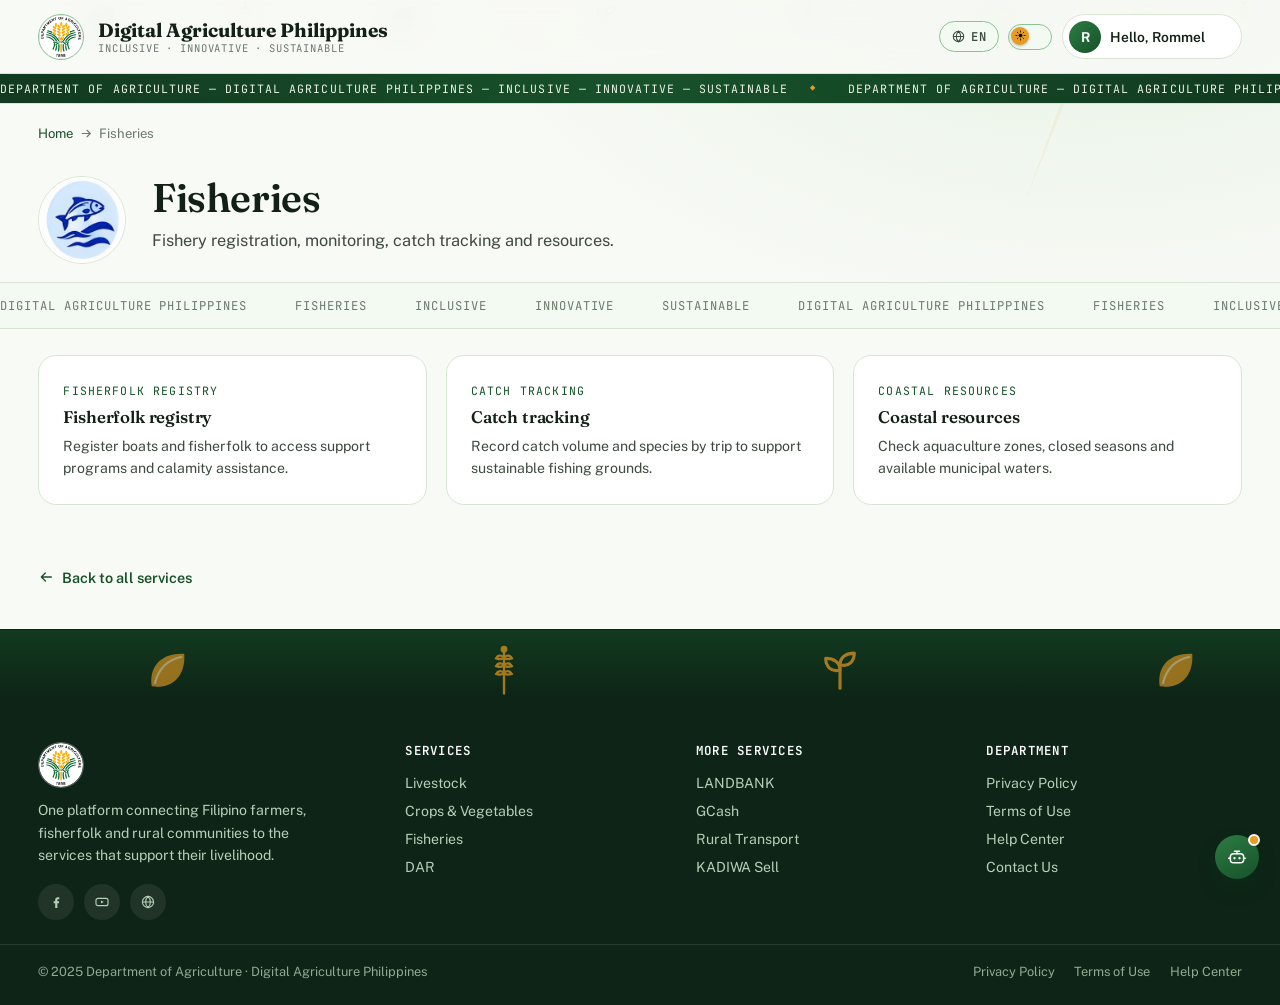
<file: fisheries.html>
<!doctype html>
<html lang="en">
<head>
<meta charset="utf-8">
<meta name="viewport" content="width=device-width, initial-scale=1">
<title>Fisheries &mdash; Digital Agriculture Philippines</title>
<meta name="description" content="Fishery registration, monitoring, catch tracking and resources.">
<link rel="icon" href="data:image/svg+xml,%3Csvg xmlns=%22http://www.w3.org/2000/svg%22 viewBox=%220 0 64 64%22%3E%3Ccircle cx=%2232%22 cy=%2232%22 r=%2230%22 fill=%22%231e6835%22/%3E%3C/svg%3E">
<link rel="stylesheet" href="style.css">

</head>
<body>

<svg xmlns="http://www.w3.org/2000/svg" style="display:none">
<defs>

<symbol id="i-chev-down" viewBox="0 0 24 24"><path d="M5 8l7 7 7-7" fill="none" stroke="currentColor" stroke-width="2.2" stroke-linecap="round" stroke-linejoin="round"/></symbol>
<symbol id="i-user" viewBox="0 0 24 24"><circle cx="12" cy="8" r="3.6" fill="none" stroke="currentColor" stroke-width="1.8"/><path d="M4.5 20c1.4-3.8 4.4-5.8 7.5-5.8s6.1 2 7.5 5.8" fill="none" stroke="currentColor" stroke-width="1.8" stroke-linecap="round"/></symbol>
<symbol id="i-grid" viewBox="0 0 24 24"><rect x="4" y="4" width="7" height="7" rx="1.4" fill="none" stroke="currentColor" stroke-width="1.8"/><rect x="13" y="4" width="7" height="7" rx="1.4" fill="none" stroke="currentColor" stroke-width="1.8"/><rect x="4" y="13" width="7" height="7" rx="1.4" fill="none" stroke="currentColor" stroke-width="1.8"/><rect x="13" y="13" width="7" height="7" rx="1.4" fill="none" stroke="currentColor" stroke-width="1.8"/></symbol>
<symbol id="i-settings" viewBox="0 0 24 24"><circle cx="12" cy="12" r="3.1" fill="none" stroke="currentColor" stroke-width="1.8"/><path d="M12 3.5v2.3M12 18.2v2.3M20.5 12h-2.3M5.8 12H3.5M17.7 6.3l-1.6 1.6M7.9 16.1l-1.6 1.6M17.7 17.7l-1.6-1.6M7.9 7.9L6.3 6.3" stroke="currentColor" stroke-width="1.8" stroke-linecap="round"/></symbol>
<symbol id="i-logout" viewBox="0 0 24 24"><path d="M9 4H6a1.5 1.5 0 0 0-1.5 1.5v13A1.5 1.5 0 0 0 6 20h3" fill="none" stroke="currentColor" stroke-width="1.8" stroke-linecap="round"/><path d="M13 8l4.5 4-4.5 4M9.5 12H20" fill="none" stroke="currentColor" stroke-width="1.8" stroke-linecap="round" stroke-linejoin="round"/></symbol>
<symbol id="i-arrow-right" viewBox="0 0 24 24"><path d="M4 12h15M13 6l6 6-6 6" fill="none" stroke="currentColor" stroke-width="2" stroke-linecap="round" stroke-linejoin="round"/></symbol>
<symbol id="i-sun-small" viewBox="0 0 24 24"><circle cx="12" cy="12" r="4" fill="currentColor"/><g stroke="currentColor" stroke-width="1.8" stroke-linecap="round"><path d="M12 2v2.4M12 19.6V22M22 12h-2.4M4.4 12H2M19 5l-1.7 1.7M6.7 17.3L5 19M19 19l-1.7-1.7M6.7 6.7L5 5"/></g></symbol>
<symbol id="i-moon-small" viewBox="0 0 24 24"><path d="M20 14.5A8.5 8.5 0 1 1 9.5 4a7 7 0 0 0 10.5 10.5Z" fill="currentColor"/></symbol>
<symbol id="i-check" viewBox="0 0 24 24"><path d="M4 12.5l5 5L20 6" fill="none" stroke="currentColor" stroke-width="2.2" stroke-linecap="round" stroke-linejoin="round"/></symbol>
<symbol id="i-bot" viewBox="0 0 24 24"><rect x="4" y="8" width="16" height="11" rx="4" fill="none" stroke="currentColor" stroke-width="1.8"/><circle cx="9" cy="13.5" r="1.4" fill="currentColor"/><circle cx="15" cy="13.5" r="1.4" fill="currentColor"/><path d="M12 8V5M9 5h6" stroke="currentColor" stroke-width="1.8" stroke-linecap="round"/><path d="M2 13.5h2M20 13.5h2" stroke="currentColor" stroke-width="1.8" stroke-linecap="round"/></symbol>
<symbol id="i-send" viewBox="0 0 24 24"><path d="M4 12l16-8-6 16-3-6-7-2Z" fill="none" stroke="currentColor" stroke-width="1.8" stroke-linejoin="round"/></symbol>
<symbol id="i-minimize" viewBox="0 0 24 24"><path d="M5 12h14" stroke="currentColor" stroke-width="2.2" stroke-linecap="round"/></symbol>
<symbol id="i-close" viewBox="0 0 24 24"><path d="M6 6l12 12M18 6L6 18" stroke="currentColor" stroke-width="2.1" stroke-linecap="round"/></symbol>
<symbol id="i-fb" viewBox="0 0 24 24"><path d="M14 21v-7h2.4l.4-3H14V9.2c0-.9.2-1.5 1.5-1.5H17V5.1C16.7 5 15.8 5 14.7 5c-2.3 0-3.9 1.4-3.9 4v2H8.5v3H10.8v7Z" fill="currentColor"/></symbol>
<symbol id="i-yt" viewBox="0 0 24 24"><rect x="3" y="6.5" width="18" height="11" rx="3" fill="none" stroke="currentColor" stroke-width="1.7"/><path d="M10.5 9.7v4.6l4.2-2.3Z" fill="currentColor"/></symbol>
<symbol id="i-globe" viewBox="0 0 24 24"><circle cx="12" cy="12" r="8.4" fill="none" stroke="currentColor" stroke-width="1.7"/><path d="M3.6 12h16.8M12 3.6c2.4 2.3 3.6 5.2 3.6 8.4s-1.2 6.1-3.6 8.4c-2.4-2.3-3.6-5.2-3.6-8.4S9.6 5.9 12 3.6Z" fill="none" stroke="currentColor" stroke-width="1.7"/></symbol>

<symbol id="i-cow-line" viewBox="0 0 64 48"><g fill="none" stroke="currentColor" stroke-width="2.2" stroke-linecap="round" stroke-linejoin="round"><path d="M14 20c-3-4-2-10 3-11 3-4 9-4 11-1 4-2 9 0 9 5 5 0 8 4 6 9 3 2 3 7-1 9H16c-5 0-6-6-2-11Z"/><path d="M20 22l-2 6M32 24v6M44 22l2 6M12 18l-4-3M52 18l4-3"/><circle cx="24" cy="16" r="1.4" fill="currentColor" stroke="none"/><circle cx="38" cy="16" r="1.4" fill="currentColor" stroke="none"/></g></symbol>

<symbol id="i-goat-line" viewBox="0 0 64 48"><g fill="none" stroke="currentColor" stroke-width="2.2" stroke-linecap="round" stroke-linejoin="round"><path d="M18 26c-2-6 2-12 8-12 2-3 6-4 9-2 5-1 9 3 8 8 4 1 5 6 2 9-2 2-5 3-9 3H24c-4 0-7-2-6-6Z"/><path d="M22 12c-1-3 1-6 3-6M40 12c2-3 5-4 6-2M22 30l-2 5M44 30l2 5M32 28v6"/><circle cx="26" cy="20" r="1.3" fill="currentColor" stroke="none"/><circle cx="36" cy="20" r="1.3" fill="currentColor" stroke="none"/></g></symbol>

<symbol id="i-pig-line" viewBox="0 0 64 48"><g fill="none" stroke="currentColor" stroke-width="2.2" stroke-linecap="round" stroke-linejoin="round"><ellipse cx="32" cy="24" rx="20" ry="12"/><circle cx="14" cy="20" r="4"/><ellipse cx="13" cy="21" rx="2.2" ry="1.6" fill="currentColor" stroke="none"/><path d="M18 30l-2 5M30 32l-1 5M42 30l2 5M8 16l-3-3M50 12c2-2 5-1 5 2"/><circle cx="20" cy="18" r="1.2" fill="currentColor" stroke="none"/></g></symbol>

<symbol id="i-chicken-line" viewBox="0 0 64 48"><g fill="none" stroke="currentColor" stroke-width="2.2" stroke-linecap="round" stroke-linejoin="round"><path d="M38 32c8 0 14-6 14-13 0-6-5-11-12-11-2-3-6-4-8-2-3-1-6 2-5 5-4 1-6 5-4 8-3 2-4 6-1 9 2 2 6 4 9 4Z"/><path d="M12 34l6-4M10 30l7-2M12 26l6 0"/><path d="M40 8l3-3M44 10l4-2"/><circle cx="42" cy="14" r="1.3" fill="currentColor" stroke="none"/><path d="M20 33c-3 2-6 2-8 0"/></g></symbol>

<symbol id="i-duck-line" viewBox="0 0 64 48"><g fill="none" stroke="currentColor" stroke-width="2.2" stroke-linecap="round" stroke-linejoin="round"><path d="M14 32c-4-1-6-6-3-10 0-6 6-10 12-9 3-4 10-4 13 0 6 0 10 5 8 10 3 2 3 7-1 9H20c-3 0-5-0-6 0Z"/><path d="M44 18l6-1-4 5"/><circle cx="34" cy="17" r="1.3" fill="currentColor" stroke="none"/><path d="M16 32l-2 5M34 33l0 5"/></g></symbol>

<symbol id="i-seal" viewBox="0 0 64 64">
  <circle cx="32" cy="32" r="30" fill="none" stroke="currentColor" stroke-width="2"/>
  <path d="M32 14c1.5 3 2 6 2 9-3 1-5 3-5 6 3-1 6-1 8 1 1-3 3-5 6-5-1 3-1 6 1 8 3-1 6-1 8 1-2 2-3 5-2 8 3 0 5 2 6 5-3 0-6-1-8-3-1 3-3 5-6 5 0-3-1-6-3-8-3 2-6 2-9 1 1-3 1-6-1-8-3 1-6 0-8-2 2-2 5-3 8-2-1-3-1-6 1-8-3-1-6-1-8 1 0-3 2-5 5-6-1-3-1-6 0-9-1 3-1 6 1 8"
        fill="none" stroke="currentColor" stroke-width="1.6" stroke-linejoin="round" opacity=".9"/>
</symbol>

<symbol id="i-sprout" viewBox="0 0 40 40"><g fill="none" stroke="currentColor" stroke-width="2.4" stroke-linecap="round" stroke-linejoin="round"><path d="M20 34V18"/><path d="M20 20c0-6-5-9-11-9 0 6 4 11 11 9Z"/><path d="M20 16c0-6 5-9 11-9 0 6-4 11-11 9Z"/></g></symbol>

<symbol id="i-wheat" viewBox="0 0 24 40"><g fill="none" stroke="currentColor" stroke-width="1.8" stroke-linecap="round"><path d="M12 38V6"/><path d="M12 10c-3-2-5-1-6 1 3 1 5 1 6-1ZM12 10c3-2 5-1 6 1-3 1-5 1-6-1ZM12 16c-3-2-5-1-6 1 3 1 5 1 6-1ZM12 16c3-2 5-1 6 1-3 1-5 1-6-1ZM12 22c-3-2-5-1-6 1 3 1 5 1 6-1ZM12 22c3-2 5-1 6 1-3 1-5 1-6-1Z"/><circle cx="12" cy="4" r="2.6" fill="currentColor" stroke="none"/></g></symbol>

<symbol id="i-leaf" viewBox="0 0 32 32"><path d="M6 26C4 14 12 5 26 6c1 14-8 22-20 20Z" fill="currentColor" opacity=".9"/><path d="M8 24C10 16 15 10 24 8" fill="none" stroke="var(--bg,white)" stroke-width="1.4" stroke-linecap="round" opacity=".55"/></symbol>

<symbol id="i-truck" viewBox="0 0 40 28"><g fill="none" stroke="currentColor" stroke-width="1.8" stroke-linejoin="round"><rect x="2" y="8" width="18" height="12" rx="1.5"/><path d="M20 12h7l5 5v3h-12Z"/><circle cx="10" cy="22" r="2.6"/><circle cx="27" cy="22" r="2.6"/></g></symbol>

<symbol id="i-fish" viewBox="0 0 40 24"><g fill="none" stroke="currentColor" stroke-width="1.8" stroke-linejoin="round" stroke-linecap="round"><path d="M4 12c4-8 22-8 26 0-4 8-22 8-26 0Z"/><path d="M30 12l7-5v10Z"/><circle cx="11" cy="10" r="1.1" fill="currentColor" stroke="none"/></g></symbol>

<symbol id="i-farmer" viewBox="0 0 40 56"><g fill="none" stroke="currentColor" stroke-width="2.3" stroke-linecap="round" stroke-linejoin="round"><path d="M14 10c-4 1-7 0-7-2" /><ellipse cx="20" cy="9" rx="7" ry="3.2"/><circle cx="20" cy="14" r="5"/><path d="M20 19v14M20 23l-8 4M20 23l8 4M20 33l-6 12M20 33l6 12"/><path d="M12 27c-3 1-5 3-5 6"/></g></symbol>

<symbol id="i-carabao" viewBox="0 0 64 44"><g fill="none" stroke="currentColor" stroke-width="2.2" stroke-linecap="round" stroke-linejoin="round"><path d="M14 22c-2-4 0-9 4-10 1-3 4-4 6-2 2-4 8-4 10-1 5-1 9 3 8 8 4 1 6 6 3 9H18c-3 0-5-2-4-4Z"/><path d="M16 10c-2-2-2-5 0-6M40 8c2-2 5-3 7-1"/><path d="M20 24l-2 8M32 26v8M46 24l2 8M12 20l-4-2M54 18l4-1"/><circle cx="26" cy="16" r="1.3" fill="currentColor" stroke="none"/></g></symbol>

<symbol id="i-cow-fill" viewBox="0 0 100 72">
  <ellipse cx="46" cy="46" rx="34" ry="22" fill="#fbf6ea"/>
  <path d="M22 30c6-4 16-5 24-2-4 6-16 10-26 8 0-2 1-4 2-6Z" fill="#2b241c"/>
  <path d="M58 58c8 2 16-1 20-7-8-4-18-2-24 2 1 2 2 4 4 5Z" fill="#2b241c"/>
  <ellipse cx="78" cy="34" rx="17" ry="15" fill="#fbf6ea"/>
  <path d="M64 24c-3-5-1-10 3-9 1 3 1 6 0 9M92 24c3-5 1-10-3-9-1 3-1 6 0 9" fill="none" stroke="#e8d9b0" stroke-width="4" stroke-linecap="round"/>
  <ellipse cx="82" cy="40" rx="6" ry="4.5" fill="#d98a7c"/>
  <circle cx="72" cy="30" r="2.2" fill="#2b241c"/>
  <circle cx="87" cy="29" r="2.2" fill="#2b241c"/>
  <g fill="#3a3128"><rect x="18" y="60" width="6" height="12" rx="3"/><rect x="34" y="63" width="6" height="12" rx="3"/><rect x="56" y="63" width="6" height="12" rx="3"/><rect x="70" y="60" width="6" height="12" rx="3"/></g>
</symbol>

<symbol id="i-carabao-fill" viewBox="0 0 100 72">
  <ellipse cx="46" cy="46" rx="35" ry="22" fill="#8b9a86"/>
  <ellipse cx="40" cy="54" rx="20" ry="10" fill="#b7c2ad"/>
  <ellipse cx="78" cy="33" rx="18" ry="16" fill="#8b9a86"/>
  <path d="M66 22c-10-6-16 2-10 10M90 22c10-6 16 2 10 10" fill="none" stroke="#4a4038" stroke-width="5" stroke-linecap="round"/>
  <ellipse cx="82" cy="40" rx="6" ry="4.5" fill="#4a4038"/>
  <circle cx="72" cy="29" r="2.2" fill="#2b241c"/>
  <circle cx="87" cy="28" r="2.2" fill="#2b241c"/>
  <g fill="#3a3128"><rect x="18" y="60" width="6" height="12" rx="3"/><rect x="34" y="63" width="6" height="12" rx="3"/><rect x="56" y="63" width="6" height="12" rx="3"/><rect x="70" y="60" width="6" height="12" rx="3"/></g>
</symbol>

<symbol id="i-goat-fill" viewBox="0 0 90 66">
  <ellipse cx="40" cy="42" rx="28" ry="17" fill="#e9dcc0"/>
  <ellipse cx="70" cy="30" rx="14" ry="13" fill="#e9dcc0"/>
  <path d="M62 18c-2-6 1-9 5-8-1 4-2 6-5 8ZM78 18c2-6-1-9-5-8 1 4 2 6 5 8Z" fill="#6b5a3f"/>
  <path d="M70 40c-2 5-2 9 1 12 3-3 3-7 1-12Z" fill="#6b5a3f"/>
  <circle cx="65" cy="27" r="1.9" fill="#3a2f22"/>
  <circle cx="76" cy="26" r="1.9" fill="#3a2f22"/>
  <g fill="#6b5a3f"><rect x="14" y="52" width="5.5" height="11" rx="2.5"/><rect x="28" y="55" width="5.5" height="11" rx="2.5"/><rect x="50" y="55" width="5.5" height="11" rx="2.5"/><rect x="62" y="52" width="5.5" height="11" rx="2.5"/></g>
</symbol>

<symbol id="i-sheep-fill" viewBox="0 0 92 66">
  <g fill="#f7f1e2">
    <circle cx="26" cy="34" r="15"/><circle cx="42" cy="26" r="16"/><circle cx="58" cy="32" r="15"/><circle cx="38" cy="42" r="16"/>
  </g>
  <ellipse cx="74" cy="34" rx="13" ry="12" fill="#4a3d2c"/>
  <circle cx="70" cy="30" r="1.8" fill="#f7f1e2"/>
  <circle cx="80" cy="31" r="1.8" fill="#f7f1e2"/>
  <path d="M62 26c-3-4-2-8 1-8 1 3 1 5 0 8Z" fill="#4a3d2c"/>
  <g fill="#4a3d2c"><rect x="14" y="52" width="5.5" height="11" rx="2.5"/><rect x="30" y="55" width="5.5" height="11" rx="2.5"/><rect x="50" y="55" width="5.5" height="11" rx="2.5"/><rect x="64" y="52" width="5.5" height="11" rx="2.5"/></g>
</symbol>

<symbol id="i-chicken-fill" viewBox="0 0 56 56">
  <ellipse cx="24" cy="34" rx="18" ry="15" fill="#fbf6ea"/>
  <circle cx="42" cy="20" r="10" fill="#fbf6ea"/>
  <path d="M40 8c1-3 4-4 5-2-1 2-3 3-5 2ZM45 9c2-2 5-1 5 1-2 1-4 1-5-1ZM49 12c2-1 4 1 3 3-2 0-3-1-3-3Z" fill="#d1483a"/>
  <path d="M50 21l6-2-3 5Z" fill="#e7a23a"/>
  <circle cx="45" cy="18" r="1.6" fill="#2b241c"/>
  <path d="M10 44c-3 2-6 2-8 0" fill="none" stroke="#fbf6ea" stroke-width="4" stroke-linecap="round"/>
  <g fill="#e7a23a"><rect x="16" y="46" width="4.5" height="9" rx="2"/><rect x="30" y="47" width="4.5" height="9" rx="2"/></g>
</symbol>

</defs>
</svg>

<div class="field-bg" aria-hidden="true"><div class="sunray" aria-hidden="true"></div><div class="drift" style="left:6%;animation-duration:18s;animation-delay:0s;--drift-x:30px;--drift-r:20deg"><svg width="46" height="46" aria-hidden="true"><use href="#i-leaf"/></svg></div><div class="drift" style="left:18%;animation-duration:24s;animation-delay:3s;--drift-x:30px;--drift-r:20deg"><svg width="30" height="30" aria-hidden="true"><use href="#i-wheat"/></svg></div><div class="drift" style="left:30%;animation-duration:20s;animation-delay:6s;--drift-x:30px;--drift-r:20deg"><svg width="38" height="38" aria-hidden="true"><use href="#i-leaf"/></svg></div><div class="drift" style="left:46%;animation-duration:22s;animation-delay:1.5s;--drift-x:30px;--drift-r:20deg"><svg width="34" height="34" aria-hidden="true"><use href="#i-sprout"/></svg></div><div class="drift" style="left:62%;animation-duration:26s;animation-delay:4.5s;--drift-x:-30px;--drift-r:20deg"><svg width="30" height="30" aria-hidden="true"><use href="#i-wheat"/></svg></div><div class="drift" style="left:76%;animation-duration:19s;animation-delay:2.5s;--drift-x:-30px;--drift-r:20deg"><svg width="42" height="42" aria-hidden="true"><use href="#i-leaf"/></svg></div><div class="drift" style="left:88%;animation-duration:23s;animation-delay:5.5s;--drift-x:-30px;--drift-r:20deg"><svg width="30" height="30" aria-hidden="true"><use href="#i-sprout"/></svg></div><div class="drift" style="left:96%;animation-duration:21s;animation-delay:0.8s;--drift-x:-30px;--drift-r:20deg"><svg width="30" height="30" aria-hidden="true"><use href="#i-wheat"/></svg></div></div>
<a class="skip-link" href="#main">Skip to content</a>
<header class="site-header">
  <a class="brand" href="index.html" aria-label="Digital Agriculture Philippines home">
    <span class="brand-seal"><img src="dept-agri-logo.png" alt="Department of Agriculture seal"></span>
    <span class="brand-text">
      <span class="brand-name">Digital Agriculture Philippines</span>
      <span class="brand-tag" data-i18n="nav.tagline">Inclusive · Innovative · Sustainable</span>
    </span>
  </a>
  <div class="header-actions">
    <div class="lang-switch">
      <button class="lang-btn" type="button" aria-haspopup="true" aria-expanded="false" aria-label="Change language">
        <svg width="17" height="17" aria-hidden="true"><use href="#i-globe"/></svg><span class="lang-code">EN</span>
      </button>
      <div class="lang-dropdown" role="menu">
        <div class="lang-scroll"><button type="button" class="lang-chip" data-lang="en">English</button><button type="button" class="lang-chip" data-lang="fil">Filipino</button><button type="button" class="lang-chip" data-lang="ceb">Cebuano</button><button type="button" class="lang-chip" data-lang="ilo">Ilocano</button></div>
      </div>
    </div>
    <button class="theme-toggle" type="button" aria-pressed="false" aria-label="Toggle dark mode">
      <span class="knob"><svg aria-hidden="true"><use href="#i-sun-small"/></svg></span>
    </button>
    <div class="user-menu">
      <button class="user-chip" type="button" aria-haspopup="true" aria-expanded="false">
        <span class="user-avatar">R</span>
        <span class="hello"><span data-i18n="nav.hello">Hello,</span> Rommel</span>
        <span class="chev"><svg aria-hidden="true"><use href="#i-chev-down"/></svg></span>
      </button>
      <div class="user-dropdown" role="menu">
        <div class="dd-head"><strong>Rommel D. Santos</strong><small>Registered farmer &middot; Region III</small></div>
        <button class="dd-item" role="menuitem" data-action="profile"><svg aria-hidden="true"><use href="#i-user"/></svg><span class="label-text" data-i18n="nav.profile">Profile</span></button>
        <button class="dd-item" role="menuitem" data-action="dashboard"><svg aria-hidden="true"><use href="#i-grid"/></svg><span class="label-text" data-i18n="nav.dashboard">Dashboard</span></button>
        <button class="dd-item" role="menuitem" data-action="settings"><svg aria-hidden="true"><use href="#i-settings"/></svg><span class="label-text" data-i18n="nav.settings">Settings</span></button>
        <div class="dd-sep"></div>
        <button class="dd-item danger" role="menuitem" data-action="logout"><svg aria-hidden="true"><use href="#i-logout"/></svg><span class="label-text" data-i18n="nav.logout">Logout</span></button>
      </div>
    </div>
  </div>
</header>
<div class="top-ticker" aria-hidden="true">
  <div class="tick-track"><span data-i18n="ticker.text">Department of Agriculture — Digital Agriculture Philippines — Inclusive — Innovative — Sustainable</span><span class="tick-dot" aria-hidden="true">&#9670;</span><span data-i18n="ticker.text">Department of Agriculture — Digital Agriculture Philippines — Inclusive — Innovative — Sustainable</span><span class="tick-dot" aria-hidden="true">&#9670;</span><span data-i18n="ticker.text">Department of Agriculture — Digital Agriculture Philippines — Inclusive — Innovative — Sustainable</span><span class="tick-dot" aria-hidden="true">&#9670;</span><span data-i18n="ticker.text">Department of Agriculture — Digital Agriculture Philippines — Inclusive — Innovative — Sustainable</span><span class="tick-dot" aria-hidden="true">&#9670;</span></div>
</div>
<main id="main" class="page-content reveal">
  <nav class="breadcrumb"><a href="index.html" data-i18n="breadcrumb.home">Home</a> <svg width="13" height="13" aria-hidden="true"><use href="#i-arrow-right"/></svg> <span data-i18n="svc.fisheries.title">Fisheries</span></nav>
  <section class="page-hero">
    <span class="icon-wrap"><img src="fisheries-icon2-clean.png" alt="Fisheries icon"></span>
    <div>
      <h1 data-i18n="svc.fisheries.title">Fisheries</h1>
      <p data-i18n="svc.fisheries.desc">Fishery registration, monitoring, catch tracking and resources.</p>
    </div>
  </section>
  <div class="mini-marquee"><div class="track"><span>Digital Agriculture Philippines</span><span>Fisheries</span><span>Inclusive</span><span>Innovative</span><span>Sustainable</span><span>Digital Agriculture Philippines</span><span>Fisheries</span><span>Inclusive</span><span>Innovative</span><span>Sustainable</span></div></div>
  <section class="page-panels">
    <div class="panel">
  <span class="num" data-i18n="svc.fisheries.panel0.title">FISHERFOLK REGISTRY</span>
  <h3 data-i18n="svc.fisheries.panel0.title">Fisherfolk registry</h3>
  <p data-i18n="svc.fisheries.panel0.text">Register boats and fisherfolk to access support programs and calamity assistance.</p>
</div><div class="panel">
  <span class="num" data-i18n="svc.fisheries.panel1.title">CATCH TRACKING</span>
  <h3 data-i18n="svc.fisheries.panel1.title">Catch tracking</h3>
  <p data-i18n="svc.fisheries.panel1.text">Record catch volume and species by trip to support sustainable fishing grounds.</p>
</div><div class="panel">
  <span class="num" data-i18n="svc.fisheries.panel2.title">COASTAL RESOURCES</span>
  <h3 data-i18n="svc.fisheries.panel2.title">Coastal resources</h3>
  <p data-i18n="svc.fisheries.panel2.text">Check aquaculture zones, closed seasons and available municipal waters.</p>
</div>
  </section>
  <a class="back-home" href="index.html"><span style="display:inline-flex;transform:scaleX(-1)"><svg width="16" height="16" aria-hidden="true"><use href="#i-arrow-right"/></svg></span> <span data-i18n="page.back">Back to all services</span></a>
  <div style="height:2.5rem"></div>
</main>
<footer class="site-footer">
  <div class="footer-field" aria-hidden="true">
    <div class="row"><span style="margin:0 18px;color:var(--gold);opacity:.7"><svg aria-hidden="true"><use href="#i-leaf"/></svg></span><span style="margin:0 18px;color:var(--gold);opacity:.7"><svg aria-hidden="true"><use href="#i-wheat"/></svg></span><span style="margin:0 18px;color:var(--gold);opacity:.7"><svg aria-hidden="true"><use href="#i-sprout"/></svg></span><span style="margin:0 18px;color:var(--gold);opacity:.7"><svg aria-hidden="true"><use href="#i-leaf"/></svg></span><span style="margin:0 18px;color:var(--gold);opacity:.7"><svg aria-hidden="true"><use href="#i-wheat"/></svg></span><span style="margin:0 18px;color:var(--gold);opacity:.7"><svg aria-hidden="true"><use href="#i-sprout"/></svg></span><span style="margin:0 18px;color:var(--gold);opacity:.7"><svg aria-hidden="true"><use href="#i-leaf"/></svg></span><span style="margin:0 18px;color:var(--gold);opacity:.7"><svg aria-hidden="true"><use href="#i-wheat"/></svg></span><span style="margin:0 18px;color:var(--gold);opacity:.7"><svg aria-hidden="true"><use href="#i-sprout"/></svg></span><span style="margin:0 18px;color:var(--gold);opacity:.7"><svg aria-hidden="true"><use href="#i-leaf"/></svg></span><span style="margin:0 18px;color:var(--gold);opacity:.7"><svg aria-hidden="true"><use href="#i-wheat"/></svg></span><span style="margin:0 18px;color:var(--gold);opacity:.7"><svg aria-hidden="true"><use href="#i-sprout"/></svg></span><span style="margin:0 18px;color:var(--gold);opacity:.7"><svg aria-hidden="true"><use href="#i-leaf"/></svg></span><span style="margin:0 18px;color:var(--gold);opacity:.7"><svg aria-hidden="true"><use href="#i-wheat"/></svg></span><span style="margin:0 18px;color:var(--gold);opacity:.7"><svg aria-hidden="true"><use href="#i-sprout"/></svg></span><span style="margin:0 18px;color:var(--gold);opacity:.7"><svg aria-hidden="true"><use href="#i-leaf"/></svg></span><span style="margin:0 18px;color:var(--gold);opacity:.7"><svg aria-hidden="true"><use href="#i-wheat"/></svg></span><span style="margin:0 18px;color:var(--gold);opacity:.7"><svg aria-hidden="true"><use href="#i-sprout"/></svg></span><span style="margin:0 18px;color:var(--gold);opacity:.7"><svg aria-hidden="true"><use href="#i-leaf"/></svg></span><span style="margin:0 18px;color:var(--gold);opacity:.7"><svg aria-hidden="true"><use href="#i-wheat"/></svg></span><span style="margin:0 18px;color:var(--gold);opacity:.7"><svg aria-hidden="true"><use href="#i-leaf"/></svg></span><span style="margin:0 18px;color:var(--gold);opacity:.7"><svg aria-hidden="true"><use href="#i-wheat"/></svg></span><span style="margin:0 18px;color:var(--gold);opacity:.7"><svg aria-hidden="true"><use href="#i-sprout"/></svg></span><span style="margin:0 18px;color:var(--gold);opacity:.7"><svg aria-hidden="true"><use href="#i-leaf"/></svg></span><span style="margin:0 18px;color:var(--gold);opacity:.7"><svg aria-hidden="true"><use href="#i-wheat"/></svg></span><span style="margin:0 18px;color:var(--gold);opacity:.7"><svg aria-hidden="true"><use href="#i-sprout"/></svg></span><span style="margin:0 18px;color:var(--gold);opacity:.7"><svg aria-hidden="true"><use href="#i-leaf"/></svg></span><span style="margin:0 18px;color:var(--gold);opacity:.7"><svg aria-hidden="true"><use href="#i-wheat"/></svg></span><span style="margin:0 18px;color:var(--gold);opacity:.7"><svg aria-hidden="true"><use href="#i-sprout"/></svg></span><span style="margin:0 18px;color:var(--gold);opacity:.7"><svg aria-hidden="true"><use href="#i-leaf"/></svg></span><span style="margin:0 18px;color:var(--gold);opacity:.7"><svg aria-hidden="true"><use href="#i-wheat"/></svg></span><span style="margin:0 18px;color:var(--gold);opacity:.7"><svg aria-hidden="true"><use href="#i-sprout"/></svg></span><span style="margin:0 18px;color:var(--gold);opacity:.7"><svg aria-hidden="true"><use href="#i-leaf"/></svg></span><span style="margin:0 18px;color:var(--gold);opacity:.7"><svg aria-hidden="true"><use href="#i-wheat"/></svg></span><span style="margin:0 18px;color:var(--gold);opacity:.7"><svg aria-hidden="true"><use href="#i-sprout"/></svg></span><span style="margin:0 18px;color:var(--gold);opacity:.7"><svg aria-hidden="true"><use href="#i-leaf"/></svg></span><span style="margin:0 18px;color:var(--gold);opacity:.7"><svg aria-hidden="true"><use href="#i-wheat"/></svg></span><span style="margin:0 18px;color:var(--gold);opacity:.7"><svg aria-hidden="true"><use href="#i-sprout"/></svg></span><span style="margin:0 18px;color:var(--gold);opacity:.7"><svg aria-hidden="true"><use href="#i-leaf"/></svg></span><span style="margin:0 18px;color:var(--gold);opacity:.7"><svg aria-hidden="true"><use href="#i-wheat"/></svg></span></div>
  </div>
  <div class="footer-main">
    <div class="footer-brand">
      <span class="brand-seal" style="background:rgba(255,255,255,.08);border-color:rgba(255,255,255,.25)"><img src="dept-agri-logo.png" alt="Department of Agriculture seal"></span>
      <p data-i18n="footer.blurb">One platform connecting Filipino farmers, fisherfolk and rural communities to the services that support their livelihood.</p>
      <div class="footer-social">
        <a href="#" aria-label="Facebook"><svg width="16" height="16" aria-hidden="true"><use href="#i-fb"/></svg></a>
        <a href="#" aria-label="YouTube"><svg width="16" height="16" aria-hidden="true"><use href="#i-yt"/></svg></a>
        <a href="#" aria-label="Website"><svg width="16" height="16" aria-hidden="true"><use href="#i-globe"/></svg></a>
      </div>
    </div>
    <div><h4 data-i18n="footer.col.services">Services</h4><ul><li><a href="livestock.html" data-i18n="svc.livestock.title">Livestock</a></li><li><a href="crops-vegetables.html" data-i18n="svc.crops-vegetables.title">Crops & Vegetables</a></li><li><a href="fisheries.html" data-i18n="svc.fisheries.title">Fisheries</a></li><li><a href="dar.html" data-i18n="svc.dar.title">DAR</a></li></ul></div>
    <div><h4 data-i18n="footer.col.more">More services</h4><ul><li><a href="landbank.html" data-i18n="svc.landbank.title">LANDBANK</a></li><li><a href="gcash.html" data-i18n="svc.gcash.title">GCash</a></li><li><a href="rural-transport.html" data-i18n="svc.rural-transport.title">Rural Transport</a></li><li><a href="kadiwa-sell.html" data-i18n="svc.kadiwa-sell.title">KADIWA Sell</a></li></ul></div>
    <div><h4 data-i18n="footer.col.department">Department</h4><ul><li><a href="#" data-i18n="footer.links.privacy">Privacy Policy</a></li><li><a href="#" data-i18n="footer.links.terms">Terms of Use</a></li><li><a href="#" data-i18n="footer.links.help">Help Center</a></li><li><a href="#" data-i18n="footer.links.contact">Contact Us</a></li></ul></div>
  </div>
  <div class="footer-bottom">
    <span data-i18n="footer.copyright">© 2025 Department of Agriculture · Digital Agriculture Philippines</span>
    <div class="flinks">
      <a href="#" data-i18n="footer.links.privacy">Privacy Policy</a>
      <a href="#" data-i18n="footer.links.terms">Terms of Use</a>
      <a href="#" data-i18n="footer.links.help">Help Center</a>
    </div>
  </div>
</footer>
<div class="ai-widget">
  <div class="ai-panel" role="dialog" aria-label="Digital Agriculture assistant">
    <div class="ai-head">
      <span class="av"><svg width="15" height="15" aria-hidden="true"><use href="#i-bot"/></svg></span>
      <span class="meta"><strong data-i18n="ai.title">Agri Assistant</strong><small data-i18n="ai.status">Online · here to help</small></span>
      <button class="ai-ctrl" type="button" data-ai="minimize" aria-label="Minimize"><svg width="12" height="12" aria-hidden="true"><use href="#i-minimize"/></svg></button>
      <button class="ai-ctrl" type="button" data-ai="close" aria-label="Close"><svg width="12" height="12" aria-hidden="true"><use href="#i-close"/></svg></button>
    </div>
    <div class="ai-body">
      <div class="ai-msg bot" data-i18n="ai.greeting">Magandang araw! I'm your Digital Agriculture assistant. Ask me about any service, like livestock records or KADIWA prices.</div>
    </div>
    <div class="ai-quick"><button type="button" data-i18n="svc.livestock.title">Livestock</button><button type="button" data-i18n="svc.crops-vegetables.title">Crops & Vegetables</button><button type="button" data-i18n="svc.fisheries.title">Fisheries</button><button type="button" data-i18n="svc.dar.title">DAR</button></div>
    <form class="ai-form">
      <input type="text" placeholder="Ask about a service..." data-i18n-placeholder="ai.placeholder" aria-label="Ask the assistant">
      <button type="submit" aria-label="Send"><svg width="14" height="14" aria-hidden="true"><use href="#i-send"/></svg></button>
    </form>
  </div>
  <button class="ai-fab" type="button" aria-label="Open assistant" aria-expanded="false">
    <span class="ping"></span>
    <span class="badge"></span>
    <svg width="21" height="21" aria-hidden="true"><use href="#i-bot"/></svg>
  </button>
</div>
<script src="i18n.js"></script>
<script src="main.js"></script>
</body>
</html>
</file>
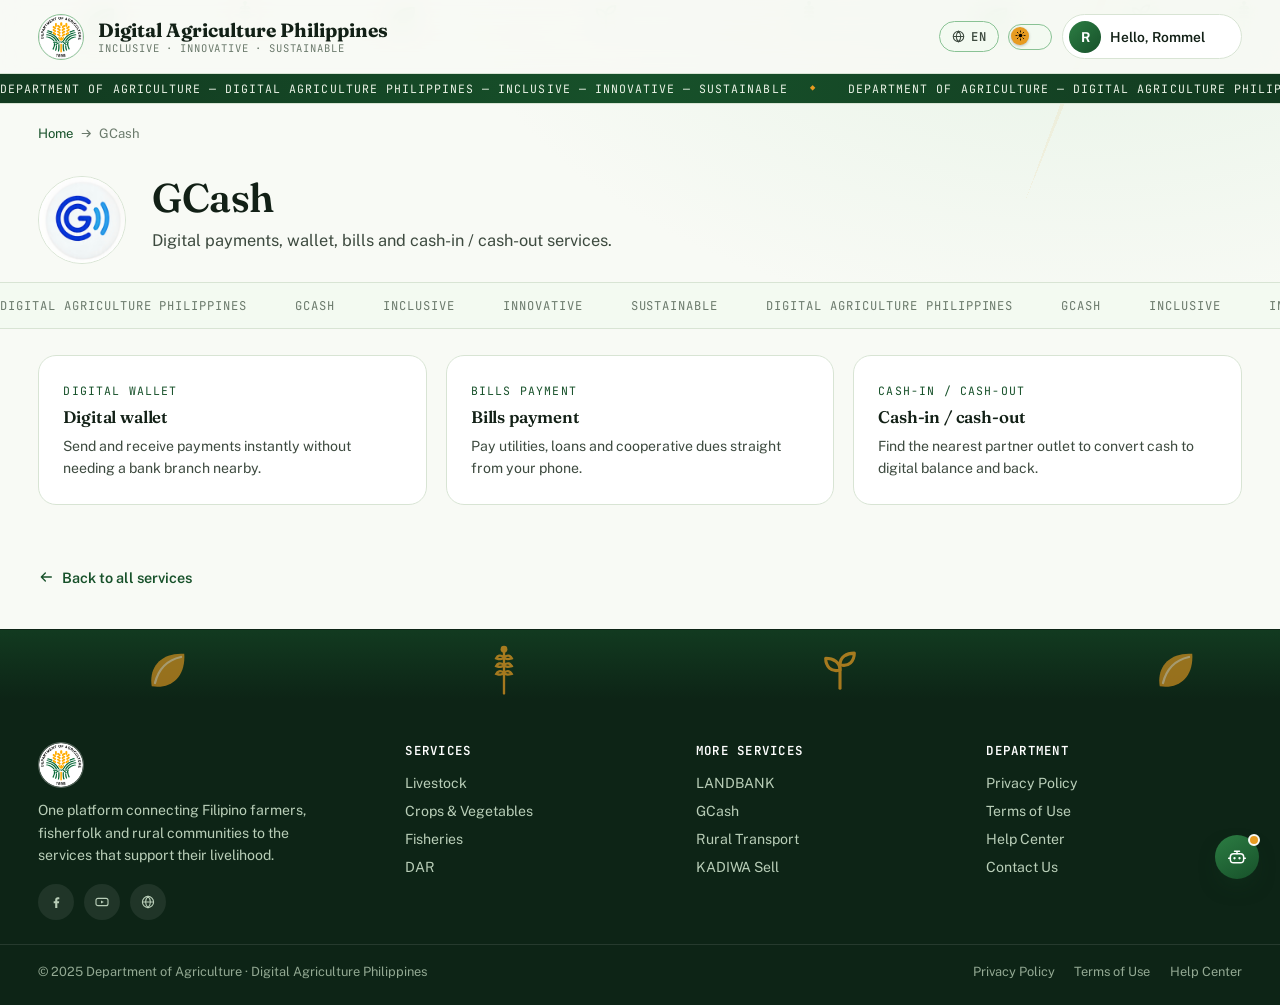
<file: gcash.html>
<!doctype html>
<html lang="en">
<head>
<meta charset="utf-8">
<meta name="viewport" content="width=device-width, initial-scale=1">
<title>GCash &mdash; Digital Agriculture Philippines</title>
<meta name="description" content="Digital payments, wallet, bills and cash-in / cash-out services.">
<link rel="icon" href="data:image/svg+xml,%3Csvg xmlns=%22http://www.w3.org/2000/svg%22 viewBox=%220 0 64 64%22%3E%3Ccircle cx=%2232%22 cy=%2232%22 r=%2230%22 fill=%22%231e6835%22/%3E%3C/svg%3E">
<link rel="stylesheet" href="style.css">

</head>
<body>

<svg xmlns="http://www.w3.org/2000/svg" style="display:none">
<defs>

<symbol id="i-chev-down" viewBox="0 0 24 24"><path d="M5 8l7 7 7-7" fill="none" stroke="currentColor" stroke-width="2.2" stroke-linecap="round" stroke-linejoin="round"/></symbol>
<symbol id="i-user" viewBox="0 0 24 24"><circle cx="12" cy="8" r="3.6" fill="none" stroke="currentColor" stroke-width="1.8"/><path d="M4.5 20c1.4-3.8 4.4-5.8 7.5-5.8s6.1 2 7.5 5.8" fill="none" stroke="currentColor" stroke-width="1.8" stroke-linecap="round"/></symbol>
<symbol id="i-grid" viewBox="0 0 24 24"><rect x="4" y="4" width="7" height="7" rx="1.4" fill="none" stroke="currentColor" stroke-width="1.8"/><rect x="13" y="4" width="7" height="7" rx="1.4" fill="none" stroke="currentColor" stroke-width="1.8"/><rect x="4" y="13" width="7" height="7" rx="1.4" fill="none" stroke="currentColor" stroke-width="1.8"/><rect x="13" y="13" width="7" height="7" rx="1.4" fill="none" stroke="currentColor" stroke-width="1.8"/></symbol>
<symbol id="i-settings" viewBox="0 0 24 24"><circle cx="12" cy="12" r="3.1" fill="none" stroke="currentColor" stroke-width="1.8"/><path d="M12 3.5v2.3M12 18.2v2.3M20.5 12h-2.3M5.8 12H3.5M17.7 6.3l-1.6 1.6M7.9 16.1l-1.6 1.6M17.7 17.7l-1.6-1.6M7.9 7.9L6.3 6.3" stroke="currentColor" stroke-width="1.8" stroke-linecap="round"/></symbol>
<symbol id="i-logout" viewBox="0 0 24 24"><path d="M9 4H6a1.5 1.5 0 0 0-1.5 1.5v13A1.5 1.5 0 0 0 6 20h3" fill="none" stroke="currentColor" stroke-width="1.8" stroke-linecap="round"/><path d="M13 8l4.5 4-4.5 4M9.5 12H20" fill="none" stroke="currentColor" stroke-width="1.8" stroke-linecap="round" stroke-linejoin="round"/></symbol>
<symbol id="i-arrow-right" viewBox="0 0 24 24"><path d="M4 12h15M13 6l6 6-6 6" fill="none" stroke="currentColor" stroke-width="2" stroke-linecap="round" stroke-linejoin="round"/></symbol>
<symbol id="i-sun-small" viewBox="0 0 24 24"><circle cx="12" cy="12" r="4" fill="currentColor"/><g stroke="currentColor" stroke-width="1.8" stroke-linecap="round"><path d="M12 2v2.4M12 19.6V22M22 12h-2.4M4.4 12H2M19 5l-1.7 1.7M6.7 17.3L5 19M19 19l-1.7-1.7M6.7 6.7L5 5"/></g></symbol>
<symbol id="i-moon-small" viewBox="0 0 24 24"><path d="M20 14.5A8.5 8.5 0 1 1 9.5 4a7 7 0 0 0 10.5 10.5Z" fill="currentColor"/></symbol>
<symbol id="i-check" viewBox="0 0 24 24"><path d="M4 12.5l5 5L20 6" fill="none" stroke="currentColor" stroke-width="2.2" stroke-linecap="round" stroke-linejoin="round"/></symbol>
<symbol id="i-bot" viewBox="0 0 24 24"><rect x="4" y="8" width="16" height="11" rx="4" fill="none" stroke="currentColor" stroke-width="1.8"/><circle cx="9" cy="13.5" r="1.4" fill="currentColor"/><circle cx="15" cy="13.5" r="1.4" fill="currentColor"/><path d="M12 8V5M9 5h6" stroke="currentColor" stroke-width="1.8" stroke-linecap="round"/><path d="M2 13.5h2M20 13.5h2" stroke="currentColor" stroke-width="1.8" stroke-linecap="round"/></symbol>
<symbol id="i-send" viewBox="0 0 24 24"><path d="M4 12l16-8-6 16-3-6-7-2Z" fill="none" stroke="currentColor" stroke-width="1.8" stroke-linejoin="round"/></symbol>
<symbol id="i-minimize" viewBox="0 0 24 24"><path d="M5 12h14" stroke="currentColor" stroke-width="2.2" stroke-linecap="round"/></symbol>
<symbol id="i-close" viewBox="0 0 24 24"><path d="M6 6l12 12M18 6L6 18" stroke="currentColor" stroke-width="2.1" stroke-linecap="round"/></symbol>
<symbol id="i-fb" viewBox="0 0 24 24"><path d="M14 21v-7h2.4l.4-3H14V9.2c0-.9.2-1.5 1.5-1.5H17V5.1C16.7 5 15.8 5 14.7 5c-2.3 0-3.9 1.4-3.9 4v2H8.5v3H10.8v7Z" fill="currentColor"/></symbol>
<symbol id="i-yt" viewBox="0 0 24 24"><rect x="3" y="6.5" width="18" height="11" rx="3" fill="none" stroke="currentColor" stroke-width="1.7"/><path d="M10.5 9.7v4.6l4.2-2.3Z" fill="currentColor"/></symbol>
<symbol id="i-globe" viewBox="0 0 24 24"><circle cx="12" cy="12" r="8.4" fill="none" stroke="currentColor" stroke-width="1.7"/><path d="M3.6 12h16.8M12 3.6c2.4 2.3 3.6 5.2 3.6 8.4s-1.2 6.1-3.6 8.4c-2.4-2.3-3.6-5.2-3.6-8.4S9.6 5.9 12 3.6Z" fill="none" stroke="currentColor" stroke-width="1.7"/></symbol>

<symbol id="i-cow-line" viewBox="0 0 64 48"><g fill="none" stroke="currentColor" stroke-width="2.2" stroke-linecap="round" stroke-linejoin="round"><path d="M14 20c-3-4-2-10 3-11 3-4 9-4 11-1 4-2 9 0 9 5 5 0 8 4 6 9 3 2 3 7-1 9H16c-5 0-6-6-2-11Z"/><path d="M20 22l-2 6M32 24v6M44 22l2 6M12 18l-4-3M52 18l4-3"/><circle cx="24" cy="16" r="1.4" fill="currentColor" stroke="none"/><circle cx="38" cy="16" r="1.4" fill="currentColor" stroke="none"/></g></symbol>

<symbol id="i-goat-line" viewBox="0 0 64 48"><g fill="none" stroke="currentColor" stroke-width="2.2" stroke-linecap="round" stroke-linejoin="round"><path d="M18 26c-2-6 2-12 8-12 2-3 6-4 9-2 5-1 9 3 8 8 4 1 5 6 2 9-2 2-5 3-9 3H24c-4 0-7-2-6-6Z"/><path d="M22 12c-1-3 1-6 3-6M40 12c2-3 5-4 6-2M22 30l-2 5M44 30l2 5M32 28v6"/><circle cx="26" cy="20" r="1.3" fill="currentColor" stroke="none"/><circle cx="36" cy="20" r="1.3" fill="currentColor" stroke="none"/></g></symbol>

<symbol id="i-pig-line" viewBox="0 0 64 48"><g fill="none" stroke="currentColor" stroke-width="2.2" stroke-linecap="round" stroke-linejoin="round"><ellipse cx="32" cy="24" rx="20" ry="12"/><circle cx="14" cy="20" r="4"/><ellipse cx="13" cy="21" rx="2.2" ry="1.6" fill="currentColor" stroke="none"/><path d="M18 30l-2 5M30 32l-1 5M42 30l2 5M8 16l-3-3M50 12c2-2 5-1 5 2"/><circle cx="20" cy="18" r="1.2" fill="currentColor" stroke="none"/></g></symbol>

<symbol id="i-chicken-line" viewBox="0 0 64 48"><g fill="none" stroke="currentColor" stroke-width="2.2" stroke-linecap="round" stroke-linejoin="round"><path d="M38 32c8 0 14-6 14-13 0-6-5-11-12-11-2-3-6-4-8-2-3-1-6 2-5 5-4 1-6 5-4 8-3 2-4 6-1 9 2 2 6 4 9 4Z"/><path d="M12 34l6-4M10 30l7-2M12 26l6 0"/><path d="M40 8l3-3M44 10l4-2"/><circle cx="42" cy="14" r="1.3" fill="currentColor" stroke="none"/><path d="M20 33c-3 2-6 2-8 0"/></g></symbol>

<symbol id="i-duck-line" viewBox="0 0 64 48"><g fill="none" stroke="currentColor" stroke-width="2.2" stroke-linecap="round" stroke-linejoin="round"><path d="M14 32c-4-1-6-6-3-10 0-6 6-10 12-9 3-4 10-4 13 0 6 0 10 5 8 10 3 2 3 7-1 9H20c-3 0-5-0-6 0Z"/><path d="M44 18l6-1-4 5"/><circle cx="34" cy="17" r="1.3" fill="currentColor" stroke="none"/><path d="M16 32l-2 5M34 33l0 5"/></g></symbol>

<symbol id="i-seal" viewBox="0 0 64 64">
  <circle cx="32" cy="32" r="30" fill="none" stroke="currentColor" stroke-width="2"/>
  <path d="M32 14c1.5 3 2 6 2 9-3 1-5 3-5 6 3-1 6-1 8 1 1-3 3-5 6-5-1 3-1 6 1 8 3-1 6-1 8 1-2 2-3 5-2 8 3 0 5 2 6 5-3 0-6-1-8-3-1 3-3 5-6 5 0-3-1-6-3-8-3 2-6 2-9 1 1-3 1-6-1-8-3 1-6 0-8-2 2-2 5-3 8-2-1-3-1-6 1-8-3-1-6-1-8 1 0-3 2-5 5-6-1-3-1-6 0-9-1 3-1 6 1 8"
        fill="none" stroke="currentColor" stroke-width="1.6" stroke-linejoin="round" opacity=".9"/>
</symbol>

<symbol id="i-sprout" viewBox="0 0 40 40"><g fill="none" stroke="currentColor" stroke-width="2.4" stroke-linecap="round" stroke-linejoin="round"><path d="M20 34V18"/><path d="M20 20c0-6-5-9-11-9 0 6 4 11 11 9Z"/><path d="M20 16c0-6 5-9 11-9 0 6-4 11-11 9Z"/></g></symbol>

<symbol id="i-wheat" viewBox="0 0 24 40"><g fill="none" stroke="currentColor" stroke-width="1.8" stroke-linecap="round"><path d="M12 38V6"/><path d="M12 10c-3-2-5-1-6 1 3 1 5 1 6-1ZM12 10c3-2 5-1 6 1-3 1-5 1-6-1ZM12 16c-3-2-5-1-6 1 3 1 5 1 6-1ZM12 16c3-2 5-1 6 1-3 1-5 1-6-1ZM12 22c-3-2-5-1-6 1 3 1 5 1 6-1ZM12 22c3-2 5-1 6 1-3 1-5 1-6-1Z"/><circle cx="12" cy="4" r="2.6" fill="currentColor" stroke="none"/></g></symbol>

<symbol id="i-leaf" viewBox="0 0 32 32"><path d="M6 26C4 14 12 5 26 6c1 14-8 22-20 20Z" fill="currentColor" opacity=".9"/><path d="M8 24C10 16 15 10 24 8" fill="none" stroke="var(--bg,white)" stroke-width="1.4" stroke-linecap="round" opacity=".55"/></symbol>

<symbol id="i-truck" viewBox="0 0 40 28"><g fill="none" stroke="currentColor" stroke-width="1.8" stroke-linejoin="round"><rect x="2" y="8" width="18" height="12" rx="1.5"/><path d="M20 12h7l5 5v3h-12Z"/><circle cx="10" cy="22" r="2.6"/><circle cx="27" cy="22" r="2.6"/></g></symbol>

<symbol id="i-fish" viewBox="0 0 40 24"><g fill="none" stroke="currentColor" stroke-width="1.8" stroke-linejoin="round" stroke-linecap="round"><path d="M4 12c4-8 22-8 26 0-4 8-22 8-26 0Z"/><path d="M30 12l7-5v10Z"/><circle cx="11" cy="10" r="1.1" fill="currentColor" stroke="none"/></g></symbol>

<symbol id="i-farmer" viewBox="0 0 40 56"><g fill="none" stroke="currentColor" stroke-width="2.3" stroke-linecap="round" stroke-linejoin="round"><path d="M14 10c-4 1-7 0-7-2" /><ellipse cx="20" cy="9" rx="7" ry="3.2"/><circle cx="20" cy="14" r="5"/><path d="M20 19v14M20 23l-8 4M20 23l8 4M20 33l-6 12M20 33l6 12"/><path d="M12 27c-3 1-5 3-5 6"/></g></symbol>

<symbol id="i-carabao" viewBox="0 0 64 44"><g fill="none" stroke="currentColor" stroke-width="2.2" stroke-linecap="round" stroke-linejoin="round"><path d="M14 22c-2-4 0-9 4-10 1-3 4-4 6-2 2-4 8-4 10-1 5-1 9 3 8 8 4 1 6 6 3 9H18c-3 0-5-2-4-4Z"/><path d="M16 10c-2-2-2-5 0-6M40 8c2-2 5-3 7-1"/><path d="M20 24l-2 8M32 26v8M46 24l2 8M12 20l-4-2M54 18l4-1"/><circle cx="26" cy="16" r="1.3" fill="currentColor" stroke="none"/></g></symbol>

<symbol id="i-cow-fill" viewBox="0 0 100 72">
  <ellipse cx="46" cy="46" rx="34" ry="22" fill="#fbf6ea"/>
  <path d="M22 30c6-4 16-5 24-2-4 6-16 10-26 8 0-2 1-4 2-6Z" fill="#2b241c"/>
  <path d="M58 58c8 2 16-1 20-7-8-4-18-2-24 2 1 2 2 4 4 5Z" fill="#2b241c"/>
  <ellipse cx="78" cy="34" rx="17" ry="15" fill="#fbf6ea"/>
  <path d="M64 24c-3-5-1-10 3-9 1 3 1 6 0 9M92 24c3-5 1-10-3-9-1 3-1 6 0 9" fill="none" stroke="#e8d9b0" stroke-width="4" stroke-linecap="round"/>
  <ellipse cx="82" cy="40" rx="6" ry="4.5" fill="#d98a7c"/>
  <circle cx="72" cy="30" r="2.2" fill="#2b241c"/>
  <circle cx="87" cy="29" r="2.2" fill="#2b241c"/>
  <g fill="#3a3128"><rect x="18" y="60" width="6" height="12" rx="3"/><rect x="34" y="63" width="6" height="12" rx="3"/><rect x="56" y="63" width="6" height="12" rx="3"/><rect x="70" y="60" width="6" height="12" rx="3"/></g>
</symbol>

<symbol id="i-carabao-fill" viewBox="0 0 100 72">
  <ellipse cx="46" cy="46" rx="35" ry="22" fill="#8b9a86"/>
  <ellipse cx="40" cy="54" rx="20" ry="10" fill="#b7c2ad"/>
  <ellipse cx="78" cy="33" rx="18" ry="16" fill="#8b9a86"/>
  <path d="M66 22c-10-6-16 2-10 10M90 22c10-6 16 2 10 10" fill="none" stroke="#4a4038" stroke-width="5" stroke-linecap="round"/>
  <ellipse cx="82" cy="40" rx="6" ry="4.5" fill="#4a4038"/>
  <circle cx="72" cy="29" r="2.2" fill="#2b241c"/>
  <circle cx="87" cy="28" r="2.2" fill="#2b241c"/>
  <g fill="#3a3128"><rect x="18" y="60" width="6" height="12" rx="3"/><rect x="34" y="63" width="6" height="12" rx="3"/><rect x="56" y="63" width="6" height="12" rx="3"/><rect x="70" y="60" width="6" height="12" rx="3"/></g>
</symbol>

<symbol id="i-goat-fill" viewBox="0 0 90 66">
  <ellipse cx="40" cy="42" rx="28" ry="17" fill="#e9dcc0"/>
  <ellipse cx="70" cy="30" rx="14" ry="13" fill="#e9dcc0"/>
  <path d="M62 18c-2-6 1-9 5-8-1 4-2 6-5 8ZM78 18c2-6-1-9-5-8 1 4 2 6 5 8Z" fill="#6b5a3f"/>
  <path d="M70 40c-2 5-2 9 1 12 3-3 3-7 1-12Z" fill="#6b5a3f"/>
  <circle cx="65" cy="27" r="1.9" fill="#3a2f22"/>
  <circle cx="76" cy="26" r="1.9" fill="#3a2f22"/>
  <g fill="#6b5a3f"><rect x="14" y="52" width="5.5" height="11" rx="2.5"/><rect x="28" y="55" width="5.5" height="11" rx="2.5"/><rect x="50" y="55" width="5.5" height="11" rx="2.5"/><rect x="62" y="52" width="5.5" height="11" rx="2.5"/></g>
</symbol>

<symbol id="i-sheep-fill" viewBox="0 0 92 66">
  <g fill="#f7f1e2">
    <circle cx="26" cy="34" r="15"/><circle cx="42" cy="26" r="16"/><circle cx="58" cy="32" r="15"/><circle cx="38" cy="42" r="16"/>
  </g>
  <ellipse cx="74" cy="34" rx="13" ry="12" fill="#4a3d2c"/>
  <circle cx="70" cy="30" r="1.8" fill="#f7f1e2"/>
  <circle cx="80" cy="31" r="1.8" fill="#f7f1e2"/>
  <path d="M62 26c-3-4-2-8 1-8 1 3 1 5 0 8Z" fill="#4a3d2c"/>
  <g fill="#4a3d2c"><rect x="14" y="52" width="5.5" height="11" rx="2.5"/><rect x="30" y="55" width="5.5" height="11" rx="2.5"/><rect x="50" y="55" width="5.5" height="11" rx="2.5"/><rect x="64" y="52" width="5.5" height="11" rx="2.5"/></g>
</symbol>

<symbol id="i-chicken-fill" viewBox="0 0 56 56">
  <ellipse cx="24" cy="34" rx="18" ry="15" fill="#fbf6ea"/>
  <circle cx="42" cy="20" r="10" fill="#fbf6ea"/>
  <path d="M40 8c1-3 4-4 5-2-1 2-3 3-5 2ZM45 9c2-2 5-1 5 1-2 1-4 1-5-1ZM49 12c2-1 4 1 3 3-2 0-3-1-3-3Z" fill="#d1483a"/>
  <path d="M50 21l6-2-3 5Z" fill="#e7a23a"/>
  <circle cx="45" cy="18" r="1.6" fill="#2b241c"/>
  <path d="M10 44c-3 2-6 2-8 0" fill="none" stroke="#fbf6ea" stroke-width="4" stroke-linecap="round"/>
  <g fill="#e7a23a"><rect x="16" y="46" width="4.5" height="9" rx="2"/><rect x="30" y="47" width="4.5" height="9" rx="2"/></g>
</symbol>

</defs>
</svg>

<div class="field-bg" aria-hidden="true"><div class="sunray" aria-hidden="true"></div><div class="drift" style="left:6%;animation-duration:18s;animation-delay:0s;--drift-x:30px;--drift-r:20deg"><svg width="46" height="46" aria-hidden="true"><use href="#i-leaf"/></svg></div><div class="drift" style="left:18%;animation-duration:24s;animation-delay:3s;--drift-x:30px;--drift-r:20deg"><svg width="30" height="30" aria-hidden="true"><use href="#i-wheat"/></svg></div><div class="drift" style="left:30%;animation-duration:20s;animation-delay:6s;--drift-x:30px;--drift-r:20deg"><svg width="38" height="38" aria-hidden="true"><use href="#i-leaf"/></svg></div><div class="drift" style="left:46%;animation-duration:22s;animation-delay:1.5s;--drift-x:30px;--drift-r:20deg"><svg width="34" height="34" aria-hidden="true"><use href="#i-sprout"/></svg></div><div class="drift" style="left:62%;animation-duration:26s;animation-delay:4.5s;--drift-x:-30px;--drift-r:20deg"><svg width="30" height="30" aria-hidden="true"><use href="#i-wheat"/></svg></div><div class="drift" style="left:76%;animation-duration:19s;animation-delay:2.5s;--drift-x:-30px;--drift-r:20deg"><svg width="42" height="42" aria-hidden="true"><use href="#i-leaf"/></svg></div><div class="drift" style="left:88%;animation-duration:23s;animation-delay:5.5s;--drift-x:-30px;--drift-r:20deg"><svg width="30" height="30" aria-hidden="true"><use href="#i-sprout"/></svg></div><div class="drift" style="left:96%;animation-duration:21s;animation-delay:0.8s;--drift-x:-30px;--drift-r:20deg"><svg width="30" height="30" aria-hidden="true"><use href="#i-wheat"/></svg></div></div>
<a class="skip-link" href="#main">Skip to content</a>
<header class="site-header">
  <a class="brand" href="index.html" aria-label="Digital Agriculture Philippines home">
    <span class="brand-seal"><img src="dept-agri-logo.png" alt="Department of Agriculture seal"></span>
    <span class="brand-text">
      <span class="brand-name">Digital Agriculture Philippines</span>
      <span class="brand-tag" data-i18n="nav.tagline">Inclusive · Innovative · Sustainable</span>
    </span>
  </a>
  <div class="header-actions">
    <div class="lang-switch">
      <button class="lang-btn" type="button" aria-haspopup="true" aria-expanded="false" aria-label="Change language">
        <svg width="17" height="17" aria-hidden="true"><use href="#i-globe"/></svg><span class="lang-code">EN</span>
      </button>
      <div class="lang-dropdown" role="menu">
        <div class="lang-scroll"><button type="button" class="lang-chip" data-lang="en">English</button><button type="button" class="lang-chip" data-lang="fil">Filipino</button><button type="button" class="lang-chip" data-lang="ceb">Cebuano</button><button type="button" class="lang-chip" data-lang="ilo">Ilocano</button></div>
      </div>
    </div>
    <button class="theme-toggle" type="button" aria-pressed="false" aria-label="Toggle dark mode">
      <span class="knob"><svg aria-hidden="true"><use href="#i-sun-small"/></svg></span>
    </button>
    <div class="user-menu">
      <button class="user-chip" type="button" aria-haspopup="true" aria-expanded="false">
        <span class="user-avatar">R</span>
        <span class="hello"><span data-i18n="nav.hello">Hello,</span> Rommel</span>
        <span class="chev"><svg aria-hidden="true"><use href="#i-chev-down"/></svg></span>
      </button>
      <div class="user-dropdown" role="menu">
        <div class="dd-head"><strong>Rommel D. Santos</strong><small>Registered farmer &middot; Region III</small></div>
        <button class="dd-item" role="menuitem" data-action="profile"><svg aria-hidden="true"><use href="#i-user"/></svg><span class="label-text" data-i18n="nav.profile">Profile</span></button>
        <button class="dd-item" role="menuitem" data-action="dashboard"><svg aria-hidden="true"><use href="#i-grid"/></svg><span class="label-text" data-i18n="nav.dashboard">Dashboard</span></button>
        <button class="dd-item" role="menuitem" data-action="settings"><svg aria-hidden="true"><use href="#i-settings"/></svg><span class="label-text" data-i18n="nav.settings">Settings</span></button>
        <div class="dd-sep"></div>
        <button class="dd-item danger" role="menuitem" data-action="logout"><svg aria-hidden="true"><use href="#i-logout"/></svg><span class="label-text" data-i18n="nav.logout">Logout</span></button>
      </div>
    </div>
  </div>
</header>
<div class="top-ticker" aria-hidden="true">
  <div class="tick-track"><span data-i18n="ticker.text">Department of Agriculture — Digital Agriculture Philippines — Inclusive — Innovative — Sustainable</span><span class="tick-dot" aria-hidden="true">&#9670;</span><span data-i18n="ticker.text">Department of Agriculture — Digital Agriculture Philippines — Inclusive — Innovative — Sustainable</span><span class="tick-dot" aria-hidden="true">&#9670;</span><span data-i18n="ticker.text">Department of Agriculture — Digital Agriculture Philippines — Inclusive — Innovative — Sustainable</span><span class="tick-dot" aria-hidden="true">&#9670;</span><span data-i18n="ticker.text">Department of Agriculture — Digital Agriculture Philippines — Inclusive — Innovative — Sustainable</span><span class="tick-dot" aria-hidden="true">&#9670;</span></div>
</div>
<main id="main" class="page-content reveal">
  <nav class="breadcrumb"><a href="index.html" data-i18n="breadcrumb.home">Home</a> <svg width="13" height="13" aria-hidden="true"><use href="#i-arrow-right"/></svg> <span data-i18n="svc.gcash.title">GCash</span></nav>
  <section class="page-hero">
    <span class="icon-wrap"><img src="gcash-icon2-clean.png" alt="GCash icon"></span>
    <div>
      <h1 data-i18n="svc.gcash.title">GCash</h1>
      <p data-i18n="svc.gcash.desc">Digital payments, wallet, bills and cash-in / cash-out services.</p>
    </div>
  </section>
  <div class="mini-marquee"><div class="track"><span>Digital Agriculture Philippines</span><span>GCash</span><span>Inclusive</span><span>Innovative</span><span>Sustainable</span><span>Digital Agriculture Philippines</span><span>GCash</span><span>Inclusive</span><span>Innovative</span><span>Sustainable</span></div></div>
  <section class="page-panels">
    <div class="panel">
  <span class="num" data-i18n="svc.gcash.panel0.title">DIGITAL WALLET</span>
  <h3 data-i18n="svc.gcash.panel0.title">Digital wallet</h3>
  <p data-i18n="svc.gcash.panel0.text">Send and receive payments instantly without needing a bank branch nearby.</p>
</div><div class="panel">
  <span class="num" data-i18n="svc.gcash.panel1.title">BILLS PAYMENT</span>
  <h3 data-i18n="svc.gcash.panel1.title">Bills payment</h3>
  <p data-i18n="svc.gcash.panel1.text">Pay utilities, loans and cooperative dues straight from your phone.</p>
</div><div class="panel">
  <span class="num" data-i18n="svc.gcash.panel2.title">CASH-IN / CASH-OUT</span>
  <h3 data-i18n="svc.gcash.panel2.title">Cash-in / cash-out</h3>
  <p data-i18n="svc.gcash.panel2.text">Find the nearest partner outlet to convert cash to digital balance and back.</p>
</div>
  </section>
  <a class="back-home" href="index.html"><span style="display:inline-flex;transform:scaleX(-1)"><svg width="16" height="16" aria-hidden="true"><use href="#i-arrow-right"/></svg></span> <span data-i18n="page.back">Back to all services</span></a>
  <div style="height:2.5rem"></div>
</main>
<footer class="site-footer">
  <div class="footer-field" aria-hidden="true">
    <div class="row"><span style="margin:0 18px;color:var(--gold);opacity:.7"><svg aria-hidden="true"><use href="#i-leaf"/></svg></span><span style="margin:0 18px;color:var(--gold);opacity:.7"><svg aria-hidden="true"><use href="#i-wheat"/></svg></span><span style="margin:0 18px;color:var(--gold);opacity:.7"><svg aria-hidden="true"><use href="#i-sprout"/></svg></span><span style="margin:0 18px;color:var(--gold);opacity:.7"><svg aria-hidden="true"><use href="#i-leaf"/></svg></span><span style="margin:0 18px;color:var(--gold);opacity:.7"><svg aria-hidden="true"><use href="#i-wheat"/></svg></span><span style="margin:0 18px;color:var(--gold);opacity:.7"><svg aria-hidden="true"><use href="#i-sprout"/></svg></span><span style="margin:0 18px;color:var(--gold);opacity:.7"><svg aria-hidden="true"><use href="#i-leaf"/></svg></span><span style="margin:0 18px;color:var(--gold);opacity:.7"><svg aria-hidden="true"><use href="#i-wheat"/></svg></span><span style="margin:0 18px;color:var(--gold);opacity:.7"><svg aria-hidden="true"><use href="#i-sprout"/></svg></span><span style="margin:0 18px;color:var(--gold);opacity:.7"><svg aria-hidden="true"><use href="#i-leaf"/></svg></span><span style="margin:0 18px;color:var(--gold);opacity:.7"><svg aria-hidden="true"><use href="#i-wheat"/></svg></span><span style="margin:0 18px;color:var(--gold);opacity:.7"><svg aria-hidden="true"><use href="#i-sprout"/></svg></span><span style="margin:0 18px;color:var(--gold);opacity:.7"><svg aria-hidden="true"><use href="#i-leaf"/></svg></span><span style="margin:0 18px;color:var(--gold);opacity:.7"><svg aria-hidden="true"><use href="#i-wheat"/></svg></span><span style="margin:0 18px;color:var(--gold);opacity:.7"><svg aria-hidden="true"><use href="#i-sprout"/></svg></span><span style="margin:0 18px;color:var(--gold);opacity:.7"><svg aria-hidden="true"><use href="#i-leaf"/></svg></span><span style="margin:0 18px;color:var(--gold);opacity:.7"><svg aria-hidden="true"><use href="#i-wheat"/></svg></span><span style="margin:0 18px;color:var(--gold);opacity:.7"><svg aria-hidden="true"><use href="#i-sprout"/></svg></span><span style="margin:0 18px;color:var(--gold);opacity:.7"><svg aria-hidden="true"><use href="#i-leaf"/></svg></span><span style="margin:0 18px;color:var(--gold);opacity:.7"><svg aria-hidden="true"><use href="#i-wheat"/></svg></span><span style="margin:0 18px;color:var(--gold);opacity:.7"><svg aria-hidden="true"><use href="#i-leaf"/></svg></span><span style="margin:0 18px;color:var(--gold);opacity:.7"><svg aria-hidden="true"><use href="#i-wheat"/></svg></span><span style="margin:0 18px;color:var(--gold);opacity:.7"><svg aria-hidden="true"><use href="#i-sprout"/></svg></span><span style="margin:0 18px;color:var(--gold);opacity:.7"><svg aria-hidden="true"><use href="#i-leaf"/></svg></span><span style="margin:0 18px;color:var(--gold);opacity:.7"><svg aria-hidden="true"><use href="#i-wheat"/></svg></span><span style="margin:0 18px;color:var(--gold);opacity:.7"><svg aria-hidden="true"><use href="#i-sprout"/></svg></span><span style="margin:0 18px;color:var(--gold);opacity:.7"><svg aria-hidden="true"><use href="#i-leaf"/></svg></span><span style="margin:0 18px;color:var(--gold);opacity:.7"><svg aria-hidden="true"><use href="#i-wheat"/></svg></span><span style="margin:0 18px;color:var(--gold);opacity:.7"><svg aria-hidden="true"><use href="#i-sprout"/></svg></span><span style="margin:0 18px;color:var(--gold);opacity:.7"><svg aria-hidden="true"><use href="#i-leaf"/></svg></span><span style="margin:0 18px;color:var(--gold);opacity:.7"><svg aria-hidden="true"><use href="#i-wheat"/></svg></span><span style="margin:0 18px;color:var(--gold);opacity:.7"><svg aria-hidden="true"><use href="#i-sprout"/></svg></span><span style="margin:0 18px;color:var(--gold);opacity:.7"><svg aria-hidden="true"><use href="#i-leaf"/></svg></span><span style="margin:0 18px;color:var(--gold);opacity:.7"><svg aria-hidden="true"><use href="#i-wheat"/></svg></span><span style="margin:0 18px;color:var(--gold);opacity:.7"><svg aria-hidden="true"><use href="#i-sprout"/></svg></span><span style="margin:0 18px;color:var(--gold);opacity:.7"><svg aria-hidden="true"><use href="#i-leaf"/></svg></span><span style="margin:0 18px;color:var(--gold);opacity:.7"><svg aria-hidden="true"><use href="#i-wheat"/></svg></span><span style="margin:0 18px;color:var(--gold);opacity:.7"><svg aria-hidden="true"><use href="#i-sprout"/></svg></span><span style="margin:0 18px;color:var(--gold);opacity:.7"><svg aria-hidden="true"><use href="#i-leaf"/></svg></span><span style="margin:0 18px;color:var(--gold);opacity:.7"><svg aria-hidden="true"><use href="#i-wheat"/></svg></span></div>
  </div>
  <div class="footer-main">
    <div class="footer-brand">
      <span class="brand-seal" style="background:rgba(255,255,255,.08);border-color:rgba(255,255,255,.25)"><img src="dept-agri-logo.png" alt="Department of Agriculture seal"></span>
      <p data-i18n="footer.blurb">One platform connecting Filipino farmers, fisherfolk and rural communities to the services that support their livelihood.</p>
      <div class="footer-social">
        <a href="#" aria-label="Facebook"><svg width="16" height="16" aria-hidden="true"><use href="#i-fb"/></svg></a>
        <a href="#" aria-label="YouTube"><svg width="16" height="16" aria-hidden="true"><use href="#i-yt"/></svg></a>
        <a href="#" aria-label="Website"><svg width="16" height="16" aria-hidden="true"><use href="#i-globe"/></svg></a>
      </div>
    </div>
    <div><h4 data-i18n="footer.col.services">Services</h4><ul><li><a href="livestock.html" data-i18n="svc.livestock.title">Livestock</a></li><li><a href="crops-vegetables.html" data-i18n="svc.crops-vegetables.title">Crops & Vegetables</a></li><li><a href="fisheries.html" data-i18n="svc.fisheries.title">Fisheries</a></li><li><a href="dar.html" data-i18n="svc.dar.title">DAR</a></li></ul></div>
    <div><h4 data-i18n="footer.col.more">More services</h4><ul><li><a href="landbank.html" data-i18n="svc.landbank.title">LANDBANK</a></li><li><a href="gcash.html" data-i18n="svc.gcash.title">GCash</a></li><li><a href="rural-transport.html" data-i18n="svc.rural-transport.title">Rural Transport</a></li><li><a href="kadiwa-sell.html" data-i18n="svc.kadiwa-sell.title">KADIWA Sell</a></li></ul></div>
    <div><h4 data-i18n="footer.col.department">Department</h4><ul><li><a href="#" data-i18n="footer.links.privacy">Privacy Policy</a></li><li><a href="#" data-i18n="footer.links.terms">Terms of Use</a></li><li><a href="#" data-i18n="footer.links.help">Help Center</a></li><li><a href="#" data-i18n="footer.links.contact">Contact Us</a></li></ul></div>
  </div>
  <div class="footer-bottom">
    <span data-i18n="footer.copyright">© 2025 Department of Agriculture · Digital Agriculture Philippines</span>
    <div class="flinks">
      <a href="#" data-i18n="footer.links.privacy">Privacy Policy</a>
      <a href="#" data-i18n="footer.links.terms">Terms of Use</a>
      <a href="#" data-i18n="footer.links.help">Help Center</a>
    </div>
  </div>
</footer>
<div class="ai-widget">
  <div class="ai-panel" role="dialog" aria-label="Digital Agriculture assistant">
    <div class="ai-head">
      <span class="av"><svg width="15" height="15" aria-hidden="true"><use href="#i-bot"/></svg></span>
      <span class="meta"><strong data-i18n="ai.title">Agri Assistant</strong><small data-i18n="ai.status">Online · here to help</small></span>
      <button class="ai-ctrl" type="button" data-ai="minimize" aria-label="Minimize"><svg width="12" height="12" aria-hidden="true"><use href="#i-minimize"/></svg></button>
      <button class="ai-ctrl" type="button" data-ai="close" aria-label="Close"><svg width="12" height="12" aria-hidden="true"><use href="#i-close"/></svg></button>
    </div>
    <div class="ai-body">
      <div class="ai-msg bot" data-i18n="ai.greeting">Magandang araw! I'm your Digital Agriculture assistant. Ask me about any service, like livestock records or KADIWA prices.</div>
    </div>
    <div class="ai-quick"><button type="button" data-i18n="svc.livestock.title">Livestock</button><button type="button" data-i18n="svc.crops-vegetables.title">Crops & Vegetables</button><button type="button" data-i18n="svc.fisheries.title">Fisheries</button><button type="button" data-i18n="svc.dar.title">DAR</button></div>
    <form class="ai-form">
      <input type="text" placeholder="Ask about a service..." data-i18n-placeholder="ai.placeholder" aria-label="Ask the assistant">
      <button type="submit" aria-label="Send"><svg width="14" height="14" aria-hidden="true"><use href="#i-send"/></svg></button>
    </form>
  </div>
  <button class="ai-fab" type="button" aria-label="Open assistant" aria-expanded="false">
    <span class="ping"></span>
    <span class="badge"></span>
    <svg width="21" height="21" aria-hidden="true"><use href="#i-bot"/></svg>
  </button>
</div>
<script src="i18n.js"></script>
<script src="main.js"></script>
</body>
</html>
</file>
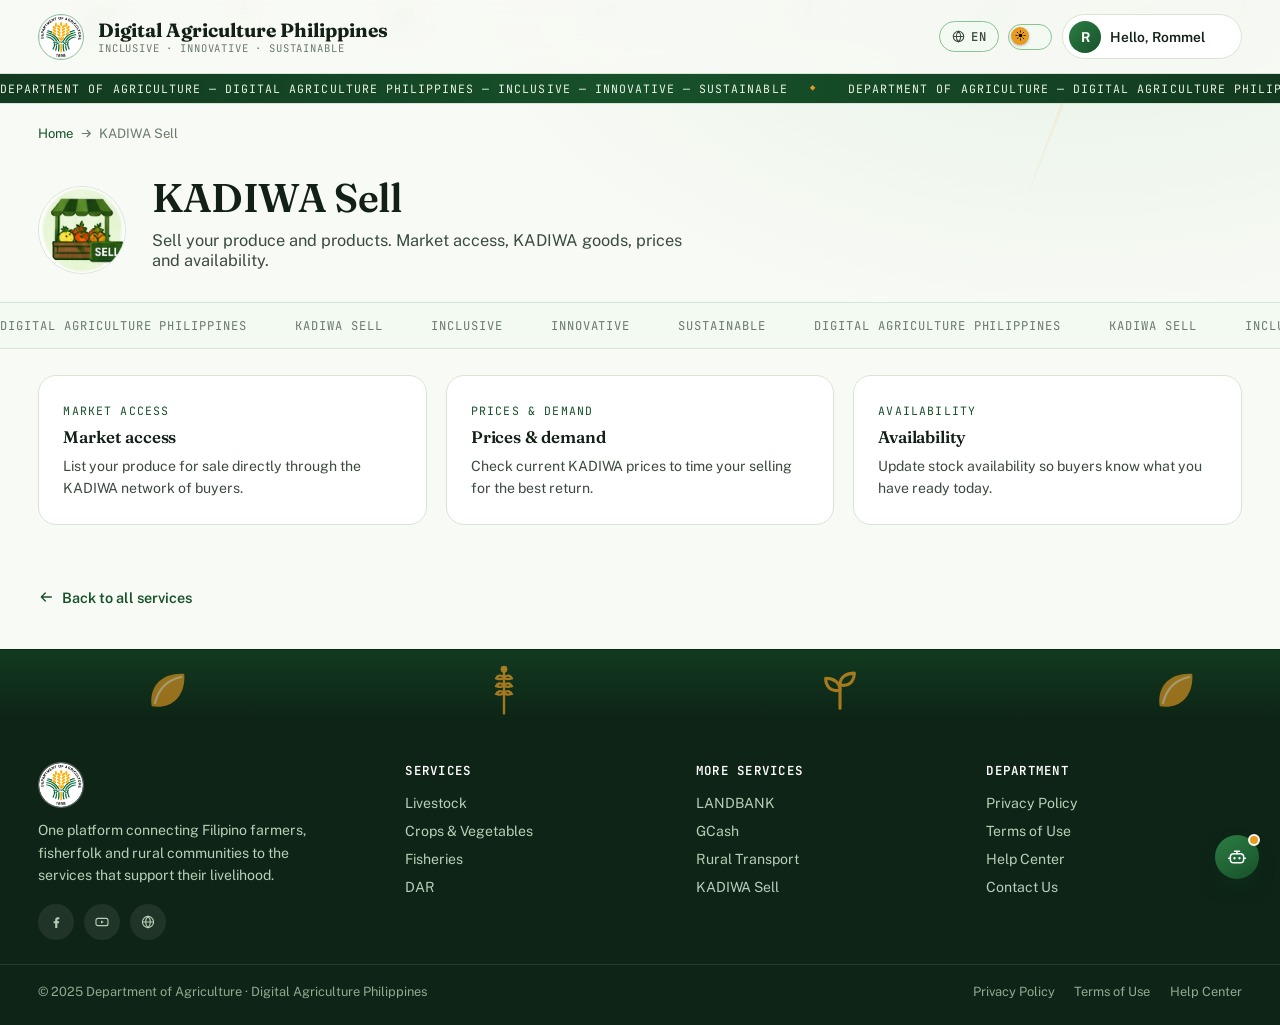
<file: kadiwa-sell.html>
<!doctype html>
<html lang="en">
<head>
<meta charset="utf-8">
<meta name="viewport" content="width=device-width, initial-scale=1">
<title>KADIWA Sell &mdash; Digital Agriculture Philippines</title>
<meta name="description" content="Sell your produce and products. Market access, KADIWA goods, prices and availability.">
<link rel="icon" href="data:image/svg+xml,%3Csvg xmlns=%22http://www.w3.org/2000/svg%22 viewBox=%220 0 64 64%22%3E%3Ccircle cx=%2232%22 cy=%2232%22 r=%2230%22 fill=%22%231e6835%22/%3E%3C/svg%3E">
<link rel="stylesheet" href="style.css">

</head>
<body>

<svg xmlns="http://www.w3.org/2000/svg" style="display:none">
<defs>

<symbol id="i-chev-down" viewBox="0 0 24 24"><path d="M5 8l7 7 7-7" fill="none" stroke="currentColor" stroke-width="2.2" stroke-linecap="round" stroke-linejoin="round"/></symbol>
<symbol id="i-user" viewBox="0 0 24 24"><circle cx="12" cy="8" r="3.6" fill="none" stroke="currentColor" stroke-width="1.8"/><path d="M4.5 20c1.4-3.8 4.4-5.8 7.5-5.8s6.1 2 7.5 5.8" fill="none" stroke="currentColor" stroke-width="1.8" stroke-linecap="round"/></symbol>
<symbol id="i-grid" viewBox="0 0 24 24"><rect x="4" y="4" width="7" height="7" rx="1.4" fill="none" stroke="currentColor" stroke-width="1.8"/><rect x="13" y="4" width="7" height="7" rx="1.4" fill="none" stroke="currentColor" stroke-width="1.8"/><rect x="4" y="13" width="7" height="7" rx="1.4" fill="none" stroke="currentColor" stroke-width="1.8"/><rect x="13" y="13" width="7" height="7" rx="1.4" fill="none" stroke="currentColor" stroke-width="1.8"/></symbol>
<symbol id="i-settings" viewBox="0 0 24 24"><circle cx="12" cy="12" r="3.1" fill="none" stroke="currentColor" stroke-width="1.8"/><path d="M12 3.5v2.3M12 18.2v2.3M20.5 12h-2.3M5.8 12H3.5M17.7 6.3l-1.6 1.6M7.9 16.1l-1.6 1.6M17.7 17.7l-1.6-1.6M7.9 7.9L6.3 6.3" stroke="currentColor" stroke-width="1.8" stroke-linecap="round"/></symbol>
<symbol id="i-logout" viewBox="0 0 24 24"><path d="M9 4H6a1.5 1.5 0 0 0-1.5 1.5v13A1.5 1.5 0 0 0 6 20h3" fill="none" stroke="currentColor" stroke-width="1.8" stroke-linecap="round"/><path d="M13 8l4.5 4-4.5 4M9.5 12H20" fill="none" stroke="currentColor" stroke-width="1.8" stroke-linecap="round" stroke-linejoin="round"/></symbol>
<symbol id="i-arrow-right" viewBox="0 0 24 24"><path d="M4 12h15M13 6l6 6-6 6" fill="none" stroke="currentColor" stroke-width="2" stroke-linecap="round" stroke-linejoin="round"/></symbol>
<symbol id="i-sun-small" viewBox="0 0 24 24"><circle cx="12" cy="12" r="4" fill="currentColor"/><g stroke="currentColor" stroke-width="1.8" stroke-linecap="round"><path d="M12 2v2.4M12 19.6V22M22 12h-2.4M4.4 12H2M19 5l-1.7 1.7M6.7 17.3L5 19M19 19l-1.7-1.7M6.7 6.7L5 5"/></g></symbol>
<symbol id="i-moon-small" viewBox="0 0 24 24"><path d="M20 14.5A8.5 8.5 0 1 1 9.5 4a7 7 0 0 0 10.5 10.5Z" fill="currentColor"/></symbol>
<symbol id="i-check" viewBox="0 0 24 24"><path d="M4 12.5l5 5L20 6" fill="none" stroke="currentColor" stroke-width="2.2" stroke-linecap="round" stroke-linejoin="round"/></symbol>
<symbol id="i-bot" viewBox="0 0 24 24"><rect x="4" y="8" width="16" height="11" rx="4" fill="none" stroke="currentColor" stroke-width="1.8"/><circle cx="9" cy="13.5" r="1.4" fill="currentColor"/><circle cx="15" cy="13.5" r="1.4" fill="currentColor"/><path d="M12 8V5M9 5h6" stroke="currentColor" stroke-width="1.8" stroke-linecap="round"/><path d="M2 13.5h2M20 13.5h2" stroke="currentColor" stroke-width="1.8" stroke-linecap="round"/></symbol>
<symbol id="i-send" viewBox="0 0 24 24"><path d="M4 12l16-8-6 16-3-6-7-2Z" fill="none" stroke="currentColor" stroke-width="1.8" stroke-linejoin="round"/></symbol>
<symbol id="i-minimize" viewBox="0 0 24 24"><path d="M5 12h14" stroke="currentColor" stroke-width="2.2" stroke-linecap="round"/></symbol>
<symbol id="i-close" viewBox="0 0 24 24"><path d="M6 6l12 12M18 6L6 18" stroke="currentColor" stroke-width="2.1" stroke-linecap="round"/></symbol>
<symbol id="i-fb" viewBox="0 0 24 24"><path d="M14 21v-7h2.4l.4-3H14V9.2c0-.9.2-1.5 1.5-1.5H17V5.1C16.7 5 15.8 5 14.7 5c-2.3 0-3.9 1.4-3.9 4v2H8.5v3H10.8v7Z" fill="currentColor"/></symbol>
<symbol id="i-yt" viewBox="0 0 24 24"><rect x="3" y="6.5" width="18" height="11" rx="3" fill="none" stroke="currentColor" stroke-width="1.7"/><path d="M10.5 9.7v4.6l4.2-2.3Z" fill="currentColor"/></symbol>
<symbol id="i-globe" viewBox="0 0 24 24"><circle cx="12" cy="12" r="8.4" fill="none" stroke="currentColor" stroke-width="1.7"/><path d="M3.6 12h16.8M12 3.6c2.4 2.3 3.6 5.2 3.6 8.4s-1.2 6.1-3.6 8.4c-2.4-2.3-3.6-5.2-3.6-8.4S9.6 5.9 12 3.6Z" fill="none" stroke="currentColor" stroke-width="1.7"/></symbol>

<symbol id="i-cow-line" viewBox="0 0 64 48"><g fill="none" stroke="currentColor" stroke-width="2.2" stroke-linecap="round" stroke-linejoin="round"><path d="M14 20c-3-4-2-10 3-11 3-4 9-4 11-1 4-2 9 0 9 5 5 0 8 4 6 9 3 2 3 7-1 9H16c-5 0-6-6-2-11Z"/><path d="M20 22l-2 6M32 24v6M44 22l2 6M12 18l-4-3M52 18l4-3"/><circle cx="24" cy="16" r="1.4" fill="currentColor" stroke="none"/><circle cx="38" cy="16" r="1.4" fill="currentColor" stroke="none"/></g></symbol>

<symbol id="i-goat-line" viewBox="0 0 64 48"><g fill="none" stroke="currentColor" stroke-width="2.2" stroke-linecap="round" stroke-linejoin="round"><path d="M18 26c-2-6 2-12 8-12 2-3 6-4 9-2 5-1 9 3 8 8 4 1 5 6 2 9-2 2-5 3-9 3H24c-4 0-7-2-6-6Z"/><path d="M22 12c-1-3 1-6 3-6M40 12c2-3 5-4 6-2M22 30l-2 5M44 30l2 5M32 28v6"/><circle cx="26" cy="20" r="1.3" fill="currentColor" stroke="none"/><circle cx="36" cy="20" r="1.3" fill="currentColor" stroke="none"/></g></symbol>

<symbol id="i-pig-line" viewBox="0 0 64 48"><g fill="none" stroke="currentColor" stroke-width="2.2" stroke-linecap="round" stroke-linejoin="round"><ellipse cx="32" cy="24" rx="20" ry="12"/><circle cx="14" cy="20" r="4"/><ellipse cx="13" cy="21" rx="2.2" ry="1.6" fill="currentColor" stroke="none"/><path d="M18 30l-2 5M30 32l-1 5M42 30l2 5M8 16l-3-3M50 12c2-2 5-1 5 2"/><circle cx="20" cy="18" r="1.2" fill="currentColor" stroke="none"/></g></symbol>

<symbol id="i-chicken-line" viewBox="0 0 64 48"><g fill="none" stroke="currentColor" stroke-width="2.2" stroke-linecap="round" stroke-linejoin="round"><path d="M38 32c8 0 14-6 14-13 0-6-5-11-12-11-2-3-6-4-8-2-3-1-6 2-5 5-4 1-6 5-4 8-3 2-4 6-1 9 2 2 6 4 9 4Z"/><path d="M12 34l6-4M10 30l7-2M12 26l6 0"/><path d="M40 8l3-3M44 10l4-2"/><circle cx="42" cy="14" r="1.3" fill="currentColor" stroke="none"/><path d="M20 33c-3 2-6 2-8 0"/></g></symbol>

<symbol id="i-duck-line" viewBox="0 0 64 48"><g fill="none" stroke="currentColor" stroke-width="2.2" stroke-linecap="round" stroke-linejoin="round"><path d="M14 32c-4-1-6-6-3-10 0-6 6-10 12-9 3-4 10-4 13 0 6 0 10 5 8 10 3 2 3 7-1 9H20c-3 0-5-0-6 0Z"/><path d="M44 18l6-1-4 5"/><circle cx="34" cy="17" r="1.3" fill="currentColor" stroke="none"/><path d="M16 32l-2 5M34 33l0 5"/></g></symbol>

<symbol id="i-seal" viewBox="0 0 64 64">
  <circle cx="32" cy="32" r="30" fill="none" stroke="currentColor" stroke-width="2"/>
  <path d="M32 14c1.5 3 2 6 2 9-3 1-5 3-5 6 3-1 6-1 8 1 1-3 3-5 6-5-1 3-1 6 1 8 3-1 6-1 8 1-2 2-3 5-2 8 3 0 5 2 6 5-3 0-6-1-8-3-1 3-3 5-6 5 0-3-1-6-3-8-3 2-6 2-9 1 1-3 1-6-1-8-3 1-6 0-8-2 2-2 5-3 8-2-1-3-1-6 1-8-3-1-6-1-8 1 0-3 2-5 5-6-1-3-1-6 0-9-1 3-1 6 1 8"
        fill="none" stroke="currentColor" stroke-width="1.6" stroke-linejoin="round" opacity=".9"/>
</symbol>

<symbol id="i-sprout" viewBox="0 0 40 40"><g fill="none" stroke="currentColor" stroke-width="2.4" stroke-linecap="round" stroke-linejoin="round"><path d="M20 34V18"/><path d="M20 20c0-6-5-9-11-9 0 6 4 11 11 9Z"/><path d="M20 16c0-6 5-9 11-9 0 6-4 11-11 9Z"/></g></symbol>

<symbol id="i-wheat" viewBox="0 0 24 40"><g fill="none" stroke="currentColor" stroke-width="1.8" stroke-linecap="round"><path d="M12 38V6"/><path d="M12 10c-3-2-5-1-6 1 3 1 5 1 6-1ZM12 10c3-2 5-1 6 1-3 1-5 1-6-1ZM12 16c-3-2-5-1-6 1 3 1 5 1 6-1ZM12 16c3-2 5-1 6 1-3 1-5 1-6-1ZM12 22c-3-2-5-1-6 1 3 1 5 1 6-1ZM12 22c3-2 5-1 6 1-3 1-5 1-6-1Z"/><circle cx="12" cy="4" r="2.6" fill="currentColor" stroke="none"/></g></symbol>

<symbol id="i-leaf" viewBox="0 0 32 32"><path d="M6 26C4 14 12 5 26 6c1 14-8 22-20 20Z" fill="currentColor" opacity=".9"/><path d="M8 24C10 16 15 10 24 8" fill="none" stroke="var(--bg,white)" stroke-width="1.4" stroke-linecap="round" opacity=".55"/></symbol>

<symbol id="i-truck" viewBox="0 0 40 28"><g fill="none" stroke="currentColor" stroke-width="1.8" stroke-linejoin="round"><rect x="2" y="8" width="18" height="12" rx="1.5"/><path d="M20 12h7l5 5v3h-12Z"/><circle cx="10" cy="22" r="2.6"/><circle cx="27" cy="22" r="2.6"/></g></symbol>

<symbol id="i-fish" viewBox="0 0 40 24"><g fill="none" stroke="currentColor" stroke-width="1.8" stroke-linejoin="round" stroke-linecap="round"><path d="M4 12c4-8 22-8 26 0-4 8-22 8-26 0Z"/><path d="M30 12l7-5v10Z"/><circle cx="11" cy="10" r="1.1" fill="currentColor" stroke="none"/></g></symbol>

<symbol id="i-farmer" viewBox="0 0 40 56"><g fill="none" stroke="currentColor" stroke-width="2.3" stroke-linecap="round" stroke-linejoin="round"><path d="M14 10c-4 1-7 0-7-2" /><ellipse cx="20" cy="9" rx="7" ry="3.2"/><circle cx="20" cy="14" r="5"/><path d="M20 19v14M20 23l-8 4M20 23l8 4M20 33l-6 12M20 33l6 12"/><path d="M12 27c-3 1-5 3-5 6"/></g></symbol>

<symbol id="i-carabao" viewBox="0 0 64 44"><g fill="none" stroke="currentColor" stroke-width="2.2" stroke-linecap="round" stroke-linejoin="round"><path d="M14 22c-2-4 0-9 4-10 1-3 4-4 6-2 2-4 8-4 10-1 5-1 9 3 8 8 4 1 6 6 3 9H18c-3 0-5-2-4-4Z"/><path d="M16 10c-2-2-2-5 0-6M40 8c2-2 5-3 7-1"/><path d="M20 24l-2 8M32 26v8M46 24l2 8M12 20l-4-2M54 18l4-1"/><circle cx="26" cy="16" r="1.3" fill="currentColor" stroke="none"/></g></symbol>

<symbol id="i-cow-fill" viewBox="0 0 100 72">
  <ellipse cx="46" cy="46" rx="34" ry="22" fill="#fbf6ea"/>
  <path d="M22 30c6-4 16-5 24-2-4 6-16 10-26 8 0-2 1-4 2-6Z" fill="#2b241c"/>
  <path d="M58 58c8 2 16-1 20-7-8-4-18-2-24 2 1 2 2 4 4 5Z" fill="#2b241c"/>
  <ellipse cx="78" cy="34" rx="17" ry="15" fill="#fbf6ea"/>
  <path d="M64 24c-3-5-1-10 3-9 1 3 1 6 0 9M92 24c3-5 1-10-3-9-1 3-1 6 0 9" fill="none" stroke="#e8d9b0" stroke-width="4" stroke-linecap="round"/>
  <ellipse cx="82" cy="40" rx="6" ry="4.5" fill="#d98a7c"/>
  <circle cx="72" cy="30" r="2.2" fill="#2b241c"/>
  <circle cx="87" cy="29" r="2.2" fill="#2b241c"/>
  <g fill="#3a3128"><rect x="18" y="60" width="6" height="12" rx="3"/><rect x="34" y="63" width="6" height="12" rx="3"/><rect x="56" y="63" width="6" height="12" rx="3"/><rect x="70" y="60" width="6" height="12" rx="3"/></g>
</symbol>

<symbol id="i-carabao-fill" viewBox="0 0 100 72">
  <ellipse cx="46" cy="46" rx="35" ry="22" fill="#8b9a86"/>
  <ellipse cx="40" cy="54" rx="20" ry="10" fill="#b7c2ad"/>
  <ellipse cx="78" cy="33" rx="18" ry="16" fill="#8b9a86"/>
  <path d="M66 22c-10-6-16 2-10 10M90 22c10-6 16 2 10 10" fill="none" stroke="#4a4038" stroke-width="5" stroke-linecap="round"/>
  <ellipse cx="82" cy="40" rx="6" ry="4.5" fill="#4a4038"/>
  <circle cx="72" cy="29" r="2.2" fill="#2b241c"/>
  <circle cx="87" cy="28" r="2.2" fill="#2b241c"/>
  <g fill="#3a3128"><rect x="18" y="60" width="6" height="12" rx="3"/><rect x="34" y="63" width="6" height="12" rx="3"/><rect x="56" y="63" width="6" height="12" rx="3"/><rect x="70" y="60" width="6" height="12" rx="3"/></g>
</symbol>

<symbol id="i-goat-fill" viewBox="0 0 90 66">
  <ellipse cx="40" cy="42" rx="28" ry="17" fill="#e9dcc0"/>
  <ellipse cx="70" cy="30" rx="14" ry="13" fill="#e9dcc0"/>
  <path d="M62 18c-2-6 1-9 5-8-1 4-2 6-5 8ZM78 18c2-6-1-9-5-8 1 4 2 6 5 8Z" fill="#6b5a3f"/>
  <path d="M70 40c-2 5-2 9 1 12 3-3 3-7 1-12Z" fill="#6b5a3f"/>
  <circle cx="65" cy="27" r="1.9" fill="#3a2f22"/>
  <circle cx="76" cy="26" r="1.9" fill="#3a2f22"/>
  <g fill="#6b5a3f"><rect x="14" y="52" width="5.5" height="11" rx="2.5"/><rect x="28" y="55" width="5.5" height="11" rx="2.5"/><rect x="50" y="55" width="5.5" height="11" rx="2.5"/><rect x="62" y="52" width="5.5" height="11" rx="2.5"/></g>
</symbol>

<symbol id="i-sheep-fill" viewBox="0 0 92 66">
  <g fill="#f7f1e2">
    <circle cx="26" cy="34" r="15"/><circle cx="42" cy="26" r="16"/><circle cx="58" cy="32" r="15"/><circle cx="38" cy="42" r="16"/>
  </g>
  <ellipse cx="74" cy="34" rx="13" ry="12" fill="#4a3d2c"/>
  <circle cx="70" cy="30" r="1.8" fill="#f7f1e2"/>
  <circle cx="80" cy="31" r="1.8" fill="#f7f1e2"/>
  <path d="M62 26c-3-4-2-8 1-8 1 3 1 5 0 8Z" fill="#4a3d2c"/>
  <g fill="#4a3d2c"><rect x="14" y="52" width="5.5" height="11" rx="2.5"/><rect x="30" y="55" width="5.5" height="11" rx="2.5"/><rect x="50" y="55" width="5.5" height="11" rx="2.5"/><rect x="64" y="52" width="5.5" height="11" rx="2.5"/></g>
</symbol>

<symbol id="i-chicken-fill" viewBox="0 0 56 56">
  <ellipse cx="24" cy="34" rx="18" ry="15" fill="#fbf6ea"/>
  <circle cx="42" cy="20" r="10" fill="#fbf6ea"/>
  <path d="M40 8c1-3 4-4 5-2-1 2-3 3-5 2ZM45 9c2-2 5-1 5 1-2 1-4 1-5-1ZM49 12c2-1 4 1 3 3-2 0-3-1-3-3Z" fill="#d1483a"/>
  <path d="M50 21l6-2-3 5Z" fill="#e7a23a"/>
  <circle cx="45" cy="18" r="1.6" fill="#2b241c"/>
  <path d="M10 44c-3 2-6 2-8 0" fill="none" stroke="#fbf6ea" stroke-width="4" stroke-linecap="round"/>
  <g fill="#e7a23a"><rect x="16" y="46" width="4.5" height="9" rx="2"/><rect x="30" y="47" width="4.5" height="9" rx="2"/></g>
</symbol>

</defs>
</svg>

<div class="field-bg" aria-hidden="true"><div class="sunray" aria-hidden="true"></div><div class="drift" style="left:6%;animation-duration:18s;animation-delay:0s;--drift-x:30px;--drift-r:20deg"><svg width="46" height="46" aria-hidden="true"><use href="#i-leaf"/></svg></div><div class="drift" style="left:18%;animation-duration:24s;animation-delay:3s;--drift-x:30px;--drift-r:20deg"><svg width="30" height="30" aria-hidden="true"><use href="#i-wheat"/></svg></div><div class="drift" style="left:30%;animation-duration:20s;animation-delay:6s;--drift-x:30px;--drift-r:20deg"><svg width="38" height="38" aria-hidden="true"><use href="#i-leaf"/></svg></div><div class="drift" style="left:46%;animation-duration:22s;animation-delay:1.5s;--drift-x:30px;--drift-r:20deg"><svg width="34" height="34" aria-hidden="true"><use href="#i-sprout"/></svg></div><div class="drift" style="left:62%;animation-duration:26s;animation-delay:4.5s;--drift-x:-30px;--drift-r:20deg"><svg width="30" height="30" aria-hidden="true"><use href="#i-wheat"/></svg></div><div class="drift" style="left:76%;animation-duration:19s;animation-delay:2.5s;--drift-x:-30px;--drift-r:20deg"><svg width="42" height="42" aria-hidden="true"><use href="#i-leaf"/></svg></div><div class="drift" style="left:88%;animation-duration:23s;animation-delay:5.5s;--drift-x:-30px;--drift-r:20deg"><svg width="30" height="30" aria-hidden="true"><use href="#i-sprout"/></svg></div><div class="drift" style="left:96%;animation-duration:21s;animation-delay:0.8s;--drift-x:-30px;--drift-r:20deg"><svg width="30" height="30" aria-hidden="true"><use href="#i-wheat"/></svg></div></div>
<a class="skip-link" href="#main">Skip to content</a>
<header class="site-header">
  <a class="brand" href="index.html" aria-label="Digital Agriculture Philippines home">
    <span class="brand-seal"><img src="dept-agri-logo.png" alt="Department of Agriculture seal"></span>
    <span class="brand-text">
      <span class="brand-name">Digital Agriculture Philippines</span>
      <span class="brand-tag" data-i18n="nav.tagline">Inclusive · Innovative · Sustainable</span>
    </span>
  </a>
  <div class="header-actions">
    <div class="lang-switch">
      <button class="lang-btn" type="button" aria-haspopup="true" aria-expanded="false" aria-label="Change language">
        <svg width="17" height="17" aria-hidden="true"><use href="#i-globe"/></svg><span class="lang-code">EN</span>
      </button>
      <div class="lang-dropdown" role="menu">
        <div class="lang-scroll"><button type="button" class="lang-chip" data-lang="en">English</button><button type="button" class="lang-chip" data-lang="fil">Filipino</button><button type="button" class="lang-chip" data-lang="ceb">Cebuano</button><button type="button" class="lang-chip" data-lang="ilo">Ilocano</button></div>
      </div>
    </div>
    <button class="theme-toggle" type="button" aria-pressed="false" aria-label="Toggle dark mode">
      <span class="knob"><svg aria-hidden="true"><use href="#i-sun-small"/></svg></span>
    </button>
    <div class="user-menu">
      <button class="user-chip" type="button" aria-haspopup="true" aria-expanded="false">
        <span class="user-avatar">R</span>
        <span class="hello"><span data-i18n="nav.hello">Hello,</span> Rommel</span>
        <span class="chev"><svg aria-hidden="true"><use href="#i-chev-down"/></svg></span>
      </button>
      <div class="user-dropdown" role="menu">
        <div class="dd-head"><strong>Rommel D. Santos</strong><small>Registered farmer &middot; Region III</small></div>
        <button class="dd-item" role="menuitem" data-action="profile"><svg aria-hidden="true"><use href="#i-user"/></svg><span class="label-text" data-i18n="nav.profile">Profile</span></button>
        <button class="dd-item" role="menuitem" data-action="dashboard"><svg aria-hidden="true"><use href="#i-grid"/></svg><span class="label-text" data-i18n="nav.dashboard">Dashboard</span></button>
        <button class="dd-item" role="menuitem" data-action="settings"><svg aria-hidden="true"><use href="#i-settings"/></svg><span class="label-text" data-i18n="nav.settings">Settings</span></button>
        <div class="dd-sep"></div>
        <button class="dd-item danger" role="menuitem" data-action="logout"><svg aria-hidden="true"><use href="#i-logout"/></svg><span class="label-text" data-i18n="nav.logout">Logout</span></button>
      </div>
    </div>
  </div>
</header>
<div class="top-ticker" aria-hidden="true">
  <div class="tick-track"><span data-i18n="ticker.text">Department of Agriculture — Digital Agriculture Philippines — Inclusive — Innovative — Sustainable</span><span class="tick-dot" aria-hidden="true">&#9670;</span><span data-i18n="ticker.text">Department of Agriculture — Digital Agriculture Philippines — Inclusive — Innovative — Sustainable</span><span class="tick-dot" aria-hidden="true">&#9670;</span><span data-i18n="ticker.text">Department of Agriculture — Digital Agriculture Philippines — Inclusive — Innovative — Sustainable</span><span class="tick-dot" aria-hidden="true">&#9670;</span><span data-i18n="ticker.text">Department of Agriculture — Digital Agriculture Philippines — Inclusive — Innovative — Sustainable</span><span class="tick-dot" aria-hidden="true">&#9670;</span></div>
</div>
<main id="main" class="page-content reveal">
  <nav class="breadcrumb"><a href="index.html" data-i18n="breadcrumb.home">Home</a> <svg width="13" height="13" aria-hidden="true"><use href="#i-arrow-right"/></svg> <span data-i18n="svc.kadiwa-sell.title">KADIWA Sell</span></nav>
  <section class="page-hero">
    <span class="icon-wrap"><img src="kadiwa-icon2-clean.png" alt="KADIWA Sell icon"></span>
    <div>
      <h1 data-i18n="svc.kadiwa-sell.title">KADIWA Sell</h1>
      <p data-i18n="svc.kadiwa-sell.desc">Sell your produce and products. Market access, KADIWA goods, prices and availability.</p>
    </div>
  </section>
  <div class="mini-marquee"><div class="track"><span>Digital Agriculture Philippines</span><span>KADIWA Sell</span><span>Inclusive</span><span>Innovative</span><span>Sustainable</span><span>Digital Agriculture Philippines</span><span>KADIWA Sell</span><span>Inclusive</span><span>Innovative</span><span>Sustainable</span></div></div>
  <section class="page-panels">
    <div class="panel">
  <span class="num" data-i18n="svc.kadiwa-sell.panel0.title">MARKET ACCESS</span>
  <h3 data-i18n="svc.kadiwa-sell.panel0.title">Market access</h3>
  <p data-i18n="svc.kadiwa-sell.panel0.text">List your produce for sale directly through the KADIWA network of buyers.</p>
</div><div class="panel">
  <span class="num" data-i18n="svc.kadiwa-sell.panel1.title">PRICES & DEMAND</span>
  <h3 data-i18n="svc.kadiwa-sell.panel1.title">Prices & demand</h3>
  <p data-i18n="svc.kadiwa-sell.panel1.text">Check current KADIWA prices to time your selling for the best return.</p>
</div><div class="panel">
  <span class="num" data-i18n="svc.kadiwa-sell.panel2.title">AVAILABILITY</span>
  <h3 data-i18n="svc.kadiwa-sell.panel2.title">Availability</h3>
  <p data-i18n="svc.kadiwa-sell.panel2.text">Update stock availability so buyers know what you have ready today.</p>
</div>
  </section>
  <a class="back-home" href="index.html"><span style="display:inline-flex;transform:scaleX(-1)"><svg width="16" height="16" aria-hidden="true"><use href="#i-arrow-right"/></svg></span> <span data-i18n="page.back">Back to all services</span></a>
  <div style="height:2.5rem"></div>
</main>
<footer class="site-footer">
  <div class="footer-field" aria-hidden="true">
    <div class="row"><span style="margin:0 18px;color:var(--gold);opacity:.7"><svg aria-hidden="true"><use href="#i-leaf"/></svg></span><span style="margin:0 18px;color:var(--gold);opacity:.7"><svg aria-hidden="true"><use href="#i-wheat"/></svg></span><span style="margin:0 18px;color:var(--gold);opacity:.7"><svg aria-hidden="true"><use href="#i-sprout"/></svg></span><span style="margin:0 18px;color:var(--gold);opacity:.7"><svg aria-hidden="true"><use href="#i-leaf"/></svg></span><span style="margin:0 18px;color:var(--gold);opacity:.7"><svg aria-hidden="true"><use href="#i-wheat"/></svg></span><span style="margin:0 18px;color:var(--gold);opacity:.7"><svg aria-hidden="true"><use href="#i-sprout"/></svg></span><span style="margin:0 18px;color:var(--gold);opacity:.7"><svg aria-hidden="true"><use href="#i-leaf"/></svg></span><span style="margin:0 18px;color:var(--gold);opacity:.7"><svg aria-hidden="true"><use href="#i-wheat"/></svg></span><span style="margin:0 18px;color:var(--gold);opacity:.7"><svg aria-hidden="true"><use href="#i-sprout"/></svg></span><span style="margin:0 18px;color:var(--gold);opacity:.7"><svg aria-hidden="true"><use href="#i-leaf"/></svg></span><span style="margin:0 18px;color:var(--gold);opacity:.7"><svg aria-hidden="true"><use href="#i-wheat"/></svg></span><span style="margin:0 18px;color:var(--gold);opacity:.7"><svg aria-hidden="true"><use href="#i-sprout"/></svg></span><span style="margin:0 18px;color:var(--gold);opacity:.7"><svg aria-hidden="true"><use href="#i-leaf"/></svg></span><span style="margin:0 18px;color:var(--gold);opacity:.7"><svg aria-hidden="true"><use href="#i-wheat"/></svg></span><span style="margin:0 18px;color:var(--gold);opacity:.7"><svg aria-hidden="true"><use href="#i-sprout"/></svg></span><span style="margin:0 18px;color:var(--gold);opacity:.7"><svg aria-hidden="true"><use href="#i-leaf"/></svg></span><span style="margin:0 18px;color:var(--gold);opacity:.7"><svg aria-hidden="true"><use href="#i-wheat"/></svg></span><span style="margin:0 18px;color:var(--gold);opacity:.7"><svg aria-hidden="true"><use href="#i-sprout"/></svg></span><span style="margin:0 18px;color:var(--gold);opacity:.7"><svg aria-hidden="true"><use href="#i-leaf"/></svg></span><span style="margin:0 18px;color:var(--gold);opacity:.7"><svg aria-hidden="true"><use href="#i-wheat"/></svg></span><span style="margin:0 18px;color:var(--gold);opacity:.7"><svg aria-hidden="true"><use href="#i-leaf"/></svg></span><span style="margin:0 18px;color:var(--gold);opacity:.7"><svg aria-hidden="true"><use href="#i-wheat"/></svg></span><span style="margin:0 18px;color:var(--gold);opacity:.7"><svg aria-hidden="true"><use href="#i-sprout"/></svg></span><span style="margin:0 18px;color:var(--gold);opacity:.7"><svg aria-hidden="true"><use href="#i-leaf"/></svg></span><span style="margin:0 18px;color:var(--gold);opacity:.7"><svg aria-hidden="true"><use href="#i-wheat"/></svg></span><span style="margin:0 18px;color:var(--gold);opacity:.7"><svg aria-hidden="true"><use href="#i-sprout"/></svg></span><span style="margin:0 18px;color:var(--gold);opacity:.7"><svg aria-hidden="true"><use href="#i-leaf"/></svg></span><span style="margin:0 18px;color:var(--gold);opacity:.7"><svg aria-hidden="true"><use href="#i-wheat"/></svg></span><span style="margin:0 18px;color:var(--gold);opacity:.7"><svg aria-hidden="true"><use href="#i-sprout"/></svg></span><span style="margin:0 18px;color:var(--gold);opacity:.7"><svg aria-hidden="true"><use href="#i-leaf"/></svg></span><span style="margin:0 18px;color:var(--gold);opacity:.7"><svg aria-hidden="true"><use href="#i-wheat"/></svg></span><span style="margin:0 18px;color:var(--gold);opacity:.7"><svg aria-hidden="true"><use href="#i-sprout"/></svg></span><span style="margin:0 18px;color:var(--gold);opacity:.7"><svg aria-hidden="true"><use href="#i-leaf"/></svg></span><span style="margin:0 18px;color:var(--gold);opacity:.7"><svg aria-hidden="true"><use href="#i-wheat"/></svg></span><span style="margin:0 18px;color:var(--gold);opacity:.7"><svg aria-hidden="true"><use href="#i-sprout"/></svg></span><span style="margin:0 18px;color:var(--gold);opacity:.7"><svg aria-hidden="true"><use href="#i-leaf"/></svg></span><span style="margin:0 18px;color:var(--gold);opacity:.7"><svg aria-hidden="true"><use href="#i-wheat"/></svg></span><span style="margin:0 18px;color:var(--gold);opacity:.7"><svg aria-hidden="true"><use href="#i-sprout"/></svg></span><span style="margin:0 18px;color:var(--gold);opacity:.7"><svg aria-hidden="true"><use href="#i-leaf"/></svg></span><span style="margin:0 18px;color:var(--gold);opacity:.7"><svg aria-hidden="true"><use href="#i-wheat"/></svg></span></div>
  </div>
  <div class="footer-main">
    <div class="footer-brand">
      <span class="brand-seal" style="background:rgba(255,255,255,.08);border-color:rgba(255,255,255,.25)"><img src="dept-agri-logo.png" alt="Department of Agriculture seal"></span>
      <p data-i18n="footer.blurb">One platform connecting Filipino farmers, fisherfolk and rural communities to the services that support their livelihood.</p>
      <div class="footer-social">
        <a href="#" aria-label="Facebook"><svg width="16" height="16" aria-hidden="true"><use href="#i-fb"/></svg></a>
        <a href="#" aria-label="YouTube"><svg width="16" height="16" aria-hidden="true"><use href="#i-yt"/></svg></a>
        <a href="#" aria-label="Website"><svg width="16" height="16" aria-hidden="true"><use href="#i-globe"/></svg></a>
      </div>
    </div>
    <div><h4 data-i18n="footer.col.services">Services</h4><ul><li><a href="livestock.html" data-i18n="svc.livestock.title">Livestock</a></li><li><a href="crops-vegetables.html" data-i18n="svc.crops-vegetables.title">Crops & Vegetables</a></li><li><a href="fisheries.html" data-i18n="svc.fisheries.title">Fisheries</a></li><li><a href="dar.html" data-i18n="svc.dar.title">DAR</a></li></ul></div>
    <div><h4 data-i18n="footer.col.more">More services</h4><ul><li><a href="landbank.html" data-i18n="svc.landbank.title">LANDBANK</a></li><li><a href="gcash.html" data-i18n="svc.gcash.title">GCash</a></li><li><a href="rural-transport.html" data-i18n="svc.rural-transport.title">Rural Transport</a></li><li><a href="kadiwa-sell.html" data-i18n="svc.kadiwa-sell.title">KADIWA Sell</a></li></ul></div>
    <div><h4 data-i18n="footer.col.department">Department</h4><ul><li><a href="#" data-i18n="footer.links.privacy">Privacy Policy</a></li><li><a href="#" data-i18n="footer.links.terms">Terms of Use</a></li><li><a href="#" data-i18n="footer.links.help">Help Center</a></li><li><a href="#" data-i18n="footer.links.contact">Contact Us</a></li></ul></div>
  </div>
  <div class="footer-bottom">
    <span data-i18n="footer.copyright">© 2025 Department of Agriculture · Digital Agriculture Philippines</span>
    <div class="flinks">
      <a href="#" data-i18n="footer.links.privacy">Privacy Policy</a>
      <a href="#" data-i18n="footer.links.terms">Terms of Use</a>
      <a href="#" data-i18n="footer.links.help">Help Center</a>
    </div>
  </div>
</footer>
<div class="ai-widget">
  <div class="ai-panel" role="dialog" aria-label="Digital Agriculture assistant">
    <div class="ai-head">
      <span class="av"><svg width="15" height="15" aria-hidden="true"><use href="#i-bot"/></svg></span>
      <span class="meta"><strong data-i18n="ai.title">Agri Assistant</strong><small data-i18n="ai.status">Online · here to help</small></span>
      <button class="ai-ctrl" type="button" data-ai="minimize" aria-label="Minimize"><svg width="12" height="12" aria-hidden="true"><use href="#i-minimize"/></svg></button>
      <button class="ai-ctrl" type="button" data-ai="close" aria-label="Close"><svg width="12" height="12" aria-hidden="true"><use href="#i-close"/></svg></button>
    </div>
    <div class="ai-body">
      <div class="ai-msg bot" data-i18n="ai.greeting">Magandang araw! I'm your Digital Agriculture assistant. Ask me about any service, like livestock records or KADIWA prices.</div>
    </div>
    <div class="ai-quick"><button type="button" data-i18n="svc.livestock.title">Livestock</button><button type="button" data-i18n="svc.crops-vegetables.title">Crops & Vegetables</button><button type="button" data-i18n="svc.fisheries.title">Fisheries</button><button type="button" data-i18n="svc.dar.title">DAR</button></div>
    <form class="ai-form">
      <input type="text" placeholder="Ask about a service..." data-i18n-placeholder="ai.placeholder" aria-label="Ask the assistant">
      <button type="submit" aria-label="Send"><svg width="14" height="14" aria-hidden="true"><use href="#i-send"/></svg></button>
    </form>
  </div>
  <button class="ai-fab" type="button" aria-label="Open assistant" aria-expanded="false">
    <span class="ping"></span>
    <span class="badge"></span>
    <svg width="21" height="21" aria-hidden="true"><use href="#i-bot"/></svg>
  </button>
</div>
<script src="i18n.js"></script>
<script src="main.js"></script>
</body>
</html>
</file>
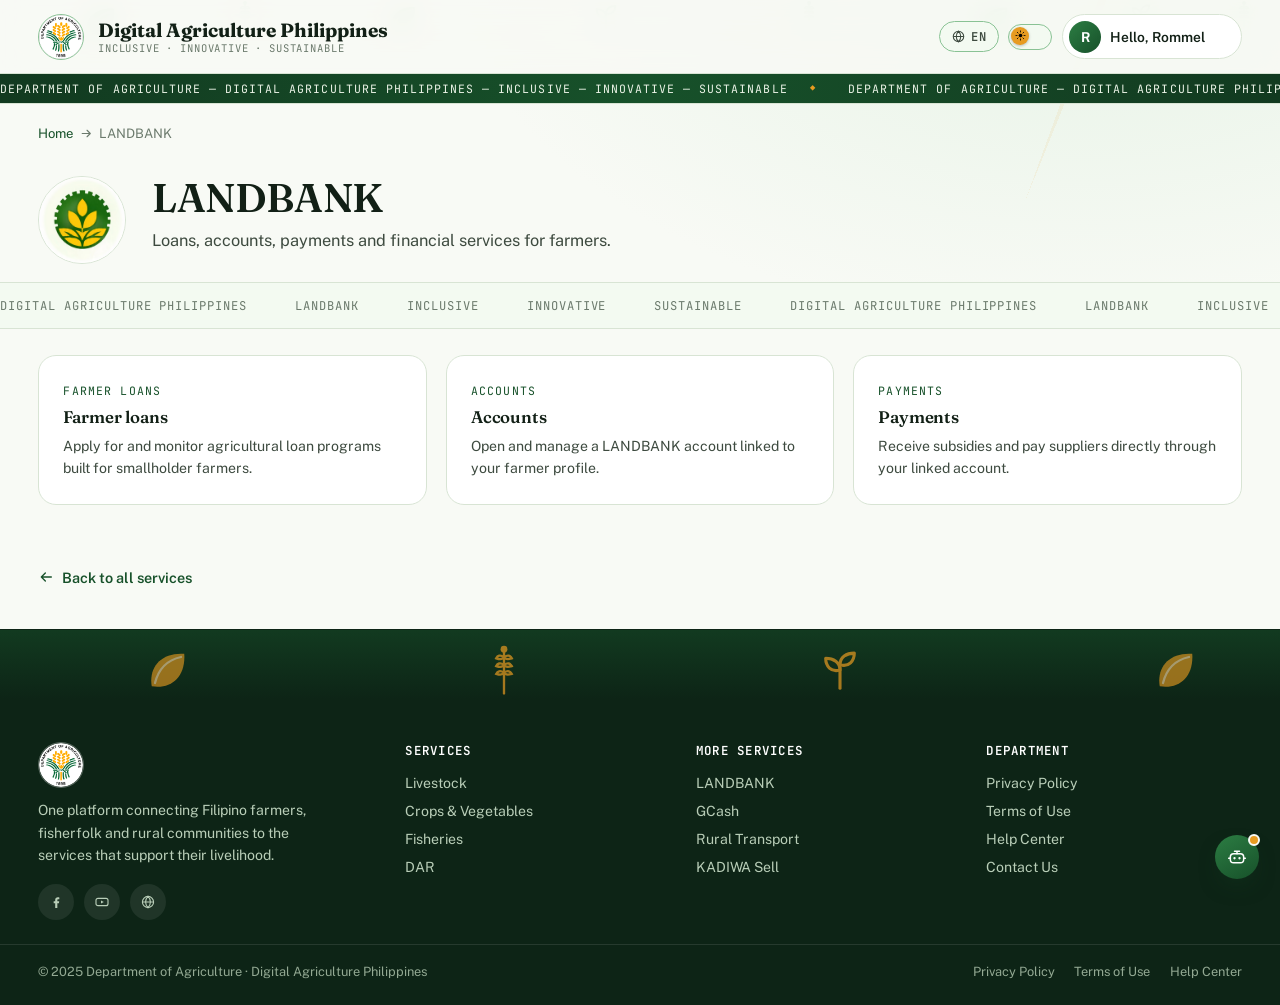
<file: landbank.html>
<!doctype html>
<html lang="en">
<head>
<meta charset="utf-8">
<meta name="viewport" content="width=device-width, initial-scale=1">
<title>LANDBANK &mdash; Digital Agriculture Philippines</title>
<meta name="description" content="Loans, accounts, payments and financial services for farmers.">
<link rel="icon" href="data:image/svg+xml,%3Csvg xmlns=%22http://www.w3.org/2000/svg%22 viewBox=%220 0 64 64%22%3E%3Ccircle cx=%2232%22 cy=%2232%22 r=%2230%22 fill=%22%231e6835%22/%3E%3C/svg%3E">
<link rel="stylesheet" href="style.css">

</head>
<body>

<svg xmlns="http://www.w3.org/2000/svg" style="display:none">
<defs>

<symbol id="i-chev-down" viewBox="0 0 24 24"><path d="M5 8l7 7 7-7" fill="none" stroke="currentColor" stroke-width="2.2" stroke-linecap="round" stroke-linejoin="round"/></symbol>
<symbol id="i-user" viewBox="0 0 24 24"><circle cx="12" cy="8" r="3.6" fill="none" stroke="currentColor" stroke-width="1.8"/><path d="M4.5 20c1.4-3.8 4.4-5.8 7.5-5.8s6.1 2 7.5 5.8" fill="none" stroke="currentColor" stroke-width="1.8" stroke-linecap="round"/></symbol>
<symbol id="i-grid" viewBox="0 0 24 24"><rect x="4" y="4" width="7" height="7" rx="1.4" fill="none" stroke="currentColor" stroke-width="1.8"/><rect x="13" y="4" width="7" height="7" rx="1.4" fill="none" stroke="currentColor" stroke-width="1.8"/><rect x="4" y="13" width="7" height="7" rx="1.4" fill="none" stroke="currentColor" stroke-width="1.8"/><rect x="13" y="13" width="7" height="7" rx="1.4" fill="none" stroke="currentColor" stroke-width="1.8"/></symbol>
<symbol id="i-settings" viewBox="0 0 24 24"><circle cx="12" cy="12" r="3.1" fill="none" stroke="currentColor" stroke-width="1.8"/><path d="M12 3.5v2.3M12 18.2v2.3M20.5 12h-2.3M5.8 12H3.5M17.7 6.3l-1.6 1.6M7.9 16.1l-1.6 1.6M17.7 17.7l-1.6-1.6M7.9 7.9L6.3 6.3" stroke="currentColor" stroke-width="1.8" stroke-linecap="round"/></symbol>
<symbol id="i-logout" viewBox="0 0 24 24"><path d="M9 4H6a1.5 1.5 0 0 0-1.5 1.5v13A1.5 1.5 0 0 0 6 20h3" fill="none" stroke="currentColor" stroke-width="1.8" stroke-linecap="round"/><path d="M13 8l4.5 4-4.5 4M9.5 12H20" fill="none" stroke="currentColor" stroke-width="1.8" stroke-linecap="round" stroke-linejoin="round"/></symbol>
<symbol id="i-arrow-right" viewBox="0 0 24 24"><path d="M4 12h15M13 6l6 6-6 6" fill="none" stroke="currentColor" stroke-width="2" stroke-linecap="round" stroke-linejoin="round"/></symbol>
<symbol id="i-sun-small" viewBox="0 0 24 24"><circle cx="12" cy="12" r="4" fill="currentColor"/><g stroke="currentColor" stroke-width="1.8" stroke-linecap="round"><path d="M12 2v2.4M12 19.6V22M22 12h-2.4M4.4 12H2M19 5l-1.7 1.7M6.7 17.3L5 19M19 19l-1.7-1.7M6.7 6.7L5 5"/></g></symbol>
<symbol id="i-moon-small" viewBox="0 0 24 24"><path d="M20 14.5A8.5 8.5 0 1 1 9.5 4a7 7 0 0 0 10.5 10.5Z" fill="currentColor"/></symbol>
<symbol id="i-check" viewBox="0 0 24 24"><path d="M4 12.5l5 5L20 6" fill="none" stroke="currentColor" stroke-width="2.2" stroke-linecap="round" stroke-linejoin="round"/></symbol>
<symbol id="i-bot" viewBox="0 0 24 24"><rect x="4" y="8" width="16" height="11" rx="4" fill="none" stroke="currentColor" stroke-width="1.8"/><circle cx="9" cy="13.5" r="1.4" fill="currentColor"/><circle cx="15" cy="13.5" r="1.4" fill="currentColor"/><path d="M12 8V5M9 5h6" stroke="currentColor" stroke-width="1.8" stroke-linecap="round"/><path d="M2 13.5h2M20 13.5h2" stroke="currentColor" stroke-width="1.8" stroke-linecap="round"/></symbol>
<symbol id="i-send" viewBox="0 0 24 24"><path d="M4 12l16-8-6 16-3-6-7-2Z" fill="none" stroke="currentColor" stroke-width="1.8" stroke-linejoin="round"/></symbol>
<symbol id="i-minimize" viewBox="0 0 24 24"><path d="M5 12h14" stroke="currentColor" stroke-width="2.2" stroke-linecap="round"/></symbol>
<symbol id="i-close" viewBox="0 0 24 24"><path d="M6 6l12 12M18 6L6 18" stroke="currentColor" stroke-width="2.1" stroke-linecap="round"/></symbol>
<symbol id="i-fb" viewBox="0 0 24 24"><path d="M14 21v-7h2.4l.4-3H14V9.2c0-.9.2-1.5 1.5-1.5H17V5.1C16.7 5 15.8 5 14.7 5c-2.3 0-3.9 1.4-3.9 4v2H8.5v3H10.8v7Z" fill="currentColor"/></symbol>
<symbol id="i-yt" viewBox="0 0 24 24"><rect x="3" y="6.5" width="18" height="11" rx="3" fill="none" stroke="currentColor" stroke-width="1.7"/><path d="M10.5 9.7v4.6l4.2-2.3Z" fill="currentColor"/></symbol>
<symbol id="i-globe" viewBox="0 0 24 24"><circle cx="12" cy="12" r="8.4" fill="none" stroke="currentColor" stroke-width="1.7"/><path d="M3.6 12h16.8M12 3.6c2.4 2.3 3.6 5.2 3.6 8.4s-1.2 6.1-3.6 8.4c-2.4-2.3-3.6-5.2-3.6-8.4S9.6 5.9 12 3.6Z" fill="none" stroke="currentColor" stroke-width="1.7"/></symbol>

<symbol id="i-cow-line" viewBox="0 0 64 48"><g fill="none" stroke="currentColor" stroke-width="2.2" stroke-linecap="round" stroke-linejoin="round"><path d="M14 20c-3-4-2-10 3-11 3-4 9-4 11-1 4-2 9 0 9 5 5 0 8 4 6 9 3 2 3 7-1 9H16c-5 0-6-6-2-11Z"/><path d="M20 22l-2 6M32 24v6M44 22l2 6M12 18l-4-3M52 18l4-3"/><circle cx="24" cy="16" r="1.4" fill="currentColor" stroke="none"/><circle cx="38" cy="16" r="1.4" fill="currentColor" stroke="none"/></g></symbol>

<symbol id="i-goat-line" viewBox="0 0 64 48"><g fill="none" stroke="currentColor" stroke-width="2.2" stroke-linecap="round" stroke-linejoin="round"><path d="M18 26c-2-6 2-12 8-12 2-3 6-4 9-2 5-1 9 3 8 8 4 1 5 6 2 9-2 2-5 3-9 3H24c-4 0-7-2-6-6Z"/><path d="M22 12c-1-3 1-6 3-6M40 12c2-3 5-4 6-2M22 30l-2 5M44 30l2 5M32 28v6"/><circle cx="26" cy="20" r="1.3" fill="currentColor" stroke="none"/><circle cx="36" cy="20" r="1.3" fill="currentColor" stroke="none"/></g></symbol>

<symbol id="i-pig-line" viewBox="0 0 64 48"><g fill="none" stroke="currentColor" stroke-width="2.2" stroke-linecap="round" stroke-linejoin="round"><ellipse cx="32" cy="24" rx="20" ry="12"/><circle cx="14" cy="20" r="4"/><ellipse cx="13" cy="21" rx="2.2" ry="1.6" fill="currentColor" stroke="none"/><path d="M18 30l-2 5M30 32l-1 5M42 30l2 5M8 16l-3-3M50 12c2-2 5-1 5 2"/><circle cx="20" cy="18" r="1.2" fill="currentColor" stroke="none"/></g></symbol>

<symbol id="i-chicken-line" viewBox="0 0 64 48"><g fill="none" stroke="currentColor" stroke-width="2.2" stroke-linecap="round" stroke-linejoin="round"><path d="M38 32c8 0 14-6 14-13 0-6-5-11-12-11-2-3-6-4-8-2-3-1-6 2-5 5-4 1-6 5-4 8-3 2-4 6-1 9 2 2 6 4 9 4Z"/><path d="M12 34l6-4M10 30l7-2M12 26l6 0"/><path d="M40 8l3-3M44 10l4-2"/><circle cx="42" cy="14" r="1.3" fill="currentColor" stroke="none"/><path d="M20 33c-3 2-6 2-8 0"/></g></symbol>

<symbol id="i-duck-line" viewBox="0 0 64 48"><g fill="none" stroke="currentColor" stroke-width="2.2" stroke-linecap="round" stroke-linejoin="round"><path d="M14 32c-4-1-6-6-3-10 0-6 6-10 12-9 3-4 10-4 13 0 6 0 10 5 8 10 3 2 3 7-1 9H20c-3 0-5-0-6 0Z"/><path d="M44 18l6-1-4 5"/><circle cx="34" cy="17" r="1.3" fill="currentColor" stroke="none"/><path d="M16 32l-2 5M34 33l0 5"/></g></symbol>

<symbol id="i-seal" viewBox="0 0 64 64">
  <circle cx="32" cy="32" r="30" fill="none" stroke="currentColor" stroke-width="2"/>
  <path d="M32 14c1.5 3 2 6 2 9-3 1-5 3-5 6 3-1 6-1 8 1 1-3 3-5 6-5-1 3-1 6 1 8 3-1 6-1 8 1-2 2-3 5-2 8 3 0 5 2 6 5-3 0-6-1-8-3-1 3-3 5-6 5 0-3-1-6-3-8-3 2-6 2-9 1 1-3 1-6-1-8-3 1-6 0-8-2 2-2 5-3 8-2-1-3-1-6 1-8-3-1-6-1-8 1 0-3 2-5 5-6-1-3-1-6 0-9-1 3-1 6 1 8"
        fill="none" stroke="currentColor" stroke-width="1.6" stroke-linejoin="round" opacity=".9"/>
</symbol>

<symbol id="i-sprout" viewBox="0 0 40 40"><g fill="none" stroke="currentColor" stroke-width="2.4" stroke-linecap="round" stroke-linejoin="round"><path d="M20 34V18"/><path d="M20 20c0-6-5-9-11-9 0 6 4 11 11 9Z"/><path d="M20 16c0-6 5-9 11-9 0 6-4 11-11 9Z"/></g></symbol>

<symbol id="i-wheat" viewBox="0 0 24 40"><g fill="none" stroke="currentColor" stroke-width="1.8" stroke-linecap="round"><path d="M12 38V6"/><path d="M12 10c-3-2-5-1-6 1 3 1 5 1 6-1ZM12 10c3-2 5-1 6 1-3 1-5 1-6-1ZM12 16c-3-2-5-1-6 1 3 1 5 1 6-1ZM12 16c3-2 5-1 6 1-3 1-5 1-6-1ZM12 22c-3-2-5-1-6 1 3 1 5 1 6-1ZM12 22c3-2 5-1 6 1-3 1-5 1-6-1Z"/><circle cx="12" cy="4" r="2.6" fill="currentColor" stroke="none"/></g></symbol>

<symbol id="i-leaf" viewBox="0 0 32 32"><path d="M6 26C4 14 12 5 26 6c1 14-8 22-20 20Z" fill="currentColor" opacity=".9"/><path d="M8 24C10 16 15 10 24 8" fill="none" stroke="var(--bg,white)" stroke-width="1.4" stroke-linecap="round" opacity=".55"/></symbol>

<symbol id="i-truck" viewBox="0 0 40 28"><g fill="none" stroke="currentColor" stroke-width="1.8" stroke-linejoin="round"><rect x="2" y="8" width="18" height="12" rx="1.5"/><path d="M20 12h7l5 5v3h-12Z"/><circle cx="10" cy="22" r="2.6"/><circle cx="27" cy="22" r="2.6"/></g></symbol>

<symbol id="i-fish" viewBox="0 0 40 24"><g fill="none" stroke="currentColor" stroke-width="1.8" stroke-linejoin="round" stroke-linecap="round"><path d="M4 12c4-8 22-8 26 0-4 8-22 8-26 0Z"/><path d="M30 12l7-5v10Z"/><circle cx="11" cy="10" r="1.1" fill="currentColor" stroke="none"/></g></symbol>

<symbol id="i-farmer" viewBox="0 0 40 56"><g fill="none" stroke="currentColor" stroke-width="2.3" stroke-linecap="round" stroke-linejoin="round"><path d="M14 10c-4 1-7 0-7-2" /><ellipse cx="20" cy="9" rx="7" ry="3.2"/><circle cx="20" cy="14" r="5"/><path d="M20 19v14M20 23l-8 4M20 23l8 4M20 33l-6 12M20 33l6 12"/><path d="M12 27c-3 1-5 3-5 6"/></g></symbol>

<symbol id="i-carabao" viewBox="0 0 64 44"><g fill="none" stroke="currentColor" stroke-width="2.2" stroke-linecap="round" stroke-linejoin="round"><path d="M14 22c-2-4 0-9 4-10 1-3 4-4 6-2 2-4 8-4 10-1 5-1 9 3 8 8 4 1 6 6 3 9H18c-3 0-5-2-4-4Z"/><path d="M16 10c-2-2-2-5 0-6M40 8c2-2 5-3 7-1"/><path d="M20 24l-2 8M32 26v8M46 24l2 8M12 20l-4-2M54 18l4-1"/><circle cx="26" cy="16" r="1.3" fill="currentColor" stroke="none"/></g></symbol>

<symbol id="i-cow-fill" viewBox="0 0 100 72">
  <ellipse cx="46" cy="46" rx="34" ry="22" fill="#fbf6ea"/>
  <path d="M22 30c6-4 16-5 24-2-4 6-16 10-26 8 0-2 1-4 2-6Z" fill="#2b241c"/>
  <path d="M58 58c8 2 16-1 20-7-8-4-18-2-24 2 1 2 2 4 4 5Z" fill="#2b241c"/>
  <ellipse cx="78" cy="34" rx="17" ry="15" fill="#fbf6ea"/>
  <path d="M64 24c-3-5-1-10 3-9 1 3 1 6 0 9M92 24c3-5 1-10-3-9-1 3-1 6 0 9" fill="none" stroke="#e8d9b0" stroke-width="4" stroke-linecap="round"/>
  <ellipse cx="82" cy="40" rx="6" ry="4.5" fill="#d98a7c"/>
  <circle cx="72" cy="30" r="2.2" fill="#2b241c"/>
  <circle cx="87" cy="29" r="2.2" fill="#2b241c"/>
  <g fill="#3a3128"><rect x="18" y="60" width="6" height="12" rx="3"/><rect x="34" y="63" width="6" height="12" rx="3"/><rect x="56" y="63" width="6" height="12" rx="3"/><rect x="70" y="60" width="6" height="12" rx="3"/></g>
</symbol>

<symbol id="i-carabao-fill" viewBox="0 0 100 72">
  <ellipse cx="46" cy="46" rx="35" ry="22" fill="#8b9a86"/>
  <ellipse cx="40" cy="54" rx="20" ry="10" fill="#b7c2ad"/>
  <ellipse cx="78" cy="33" rx="18" ry="16" fill="#8b9a86"/>
  <path d="M66 22c-10-6-16 2-10 10M90 22c10-6 16 2 10 10" fill="none" stroke="#4a4038" stroke-width="5" stroke-linecap="round"/>
  <ellipse cx="82" cy="40" rx="6" ry="4.5" fill="#4a4038"/>
  <circle cx="72" cy="29" r="2.2" fill="#2b241c"/>
  <circle cx="87" cy="28" r="2.2" fill="#2b241c"/>
  <g fill="#3a3128"><rect x="18" y="60" width="6" height="12" rx="3"/><rect x="34" y="63" width="6" height="12" rx="3"/><rect x="56" y="63" width="6" height="12" rx="3"/><rect x="70" y="60" width="6" height="12" rx="3"/></g>
</symbol>

<symbol id="i-goat-fill" viewBox="0 0 90 66">
  <ellipse cx="40" cy="42" rx="28" ry="17" fill="#e9dcc0"/>
  <ellipse cx="70" cy="30" rx="14" ry="13" fill="#e9dcc0"/>
  <path d="M62 18c-2-6 1-9 5-8-1 4-2 6-5 8ZM78 18c2-6-1-9-5-8 1 4 2 6 5 8Z" fill="#6b5a3f"/>
  <path d="M70 40c-2 5-2 9 1 12 3-3 3-7 1-12Z" fill="#6b5a3f"/>
  <circle cx="65" cy="27" r="1.9" fill="#3a2f22"/>
  <circle cx="76" cy="26" r="1.9" fill="#3a2f22"/>
  <g fill="#6b5a3f"><rect x="14" y="52" width="5.5" height="11" rx="2.5"/><rect x="28" y="55" width="5.5" height="11" rx="2.5"/><rect x="50" y="55" width="5.5" height="11" rx="2.5"/><rect x="62" y="52" width="5.5" height="11" rx="2.5"/></g>
</symbol>

<symbol id="i-sheep-fill" viewBox="0 0 92 66">
  <g fill="#f7f1e2">
    <circle cx="26" cy="34" r="15"/><circle cx="42" cy="26" r="16"/><circle cx="58" cy="32" r="15"/><circle cx="38" cy="42" r="16"/>
  </g>
  <ellipse cx="74" cy="34" rx="13" ry="12" fill="#4a3d2c"/>
  <circle cx="70" cy="30" r="1.8" fill="#f7f1e2"/>
  <circle cx="80" cy="31" r="1.8" fill="#f7f1e2"/>
  <path d="M62 26c-3-4-2-8 1-8 1 3 1 5 0 8Z" fill="#4a3d2c"/>
  <g fill="#4a3d2c"><rect x="14" y="52" width="5.5" height="11" rx="2.5"/><rect x="30" y="55" width="5.5" height="11" rx="2.5"/><rect x="50" y="55" width="5.5" height="11" rx="2.5"/><rect x="64" y="52" width="5.5" height="11" rx="2.5"/></g>
</symbol>

<symbol id="i-chicken-fill" viewBox="0 0 56 56">
  <ellipse cx="24" cy="34" rx="18" ry="15" fill="#fbf6ea"/>
  <circle cx="42" cy="20" r="10" fill="#fbf6ea"/>
  <path d="M40 8c1-3 4-4 5-2-1 2-3 3-5 2ZM45 9c2-2 5-1 5 1-2 1-4 1-5-1ZM49 12c2-1 4 1 3 3-2 0-3-1-3-3Z" fill="#d1483a"/>
  <path d="M50 21l6-2-3 5Z" fill="#e7a23a"/>
  <circle cx="45" cy="18" r="1.6" fill="#2b241c"/>
  <path d="M10 44c-3 2-6 2-8 0" fill="none" stroke="#fbf6ea" stroke-width="4" stroke-linecap="round"/>
  <g fill="#e7a23a"><rect x="16" y="46" width="4.5" height="9" rx="2"/><rect x="30" y="47" width="4.5" height="9" rx="2"/></g>
</symbol>

</defs>
</svg>

<div class="field-bg" aria-hidden="true"><div class="sunray" aria-hidden="true"></div><div class="drift" style="left:6%;animation-duration:18s;animation-delay:0s;--drift-x:30px;--drift-r:20deg"><svg width="46" height="46" aria-hidden="true"><use href="#i-leaf"/></svg></div><div class="drift" style="left:18%;animation-duration:24s;animation-delay:3s;--drift-x:30px;--drift-r:20deg"><svg width="30" height="30" aria-hidden="true"><use href="#i-wheat"/></svg></div><div class="drift" style="left:30%;animation-duration:20s;animation-delay:6s;--drift-x:30px;--drift-r:20deg"><svg width="38" height="38" aria-hidden="true"><use href="#i-leaf"/></svg></div><div class="drift" style="left:46%;animation-duration:22s;animation-delay:1.5s;--drift-x:30px;--drift-r:20deg"><svg width="34" height="34" aria-hidden="true"><use href="#i-sprout"/></svg></div><div class="drift" style="left:62%;animation-duration:26s;animation-delay:4.5s;--drift-x:-30px;--drift-r:20deg"><svg width="30" height="30" aria-hidden="true"><use href="#i-wheat"/></svg></div><div class="drift" style="left:76%;animation-duration:19s;animation-delay:2.5s;--drift-x:-30px;--drift-r:20deg"><svg width="42" height="42" aria-hidden="true"><use href="#i-leaf"/></svg></div><div class="drift" style="left:88%;animation-duration:23s;animation-delay:5.5s;--drift-x:-30px;--drift-r:20deg"><svg width="30" height="30" aria-hidden="true"><use href="#i-sprout"/></svg></div><div class="drift" style="left:96%;animation-duration:21s;animation-delay:0.8s;--drift-x:-30px;--drift-r:20deg"><svg width="30" height="30" aria-hidden="true"><use href="#i-wheat"/></svg></div></div>
<a class="skip-link" href="#main">Skip to content</a>
<header class="site-header">
  <a class="brand" href="index.html" aria-label="Digital Agriculture Philippines home">
    <span class="brand-seal"><img src="dept-agri-logo.png" alt="Department of Agriculture seal"></span>
    <span class="brand-text">
      <span class="brand-name">Digital Agriculture Philippines</span>
      <span class="brand-tag" data-i18n="nav.tagline">Inclusive · Innovative · Sustainable</span>
    </span>
  </a>
  <div class="header-actions">
    <div class="lang-switch">
      <button class="lang-btn" type="button" aria-haspopup="true" aria-expanded="false" aria-label="Change language">
        <svg width="17" height="17" aria-hidden="true"><use href="#i-globe"/></svg><span class="lang-code">EN</span>
      </button>
      <div class="lang-dropdown" role="menu">
        <div class="lang-scroll"><button type="button" class="lang-chip" data-lang="en">English</button><button type="button" class="lang-chip" data-lang="fil">Filipino</button><button type="button" class="lang-chip" data-lang="ceb">Cebuano</button><button type="button" class="lang-chip" data-lang="ilo">Ilocano</button></div>
      </div>
    </div>
    <button class="theme-toggle" type="button" aria-pressed="false" aria-label="Toggle dark mode">
      <span class="knob"><svg aria-hidden="true"><use href="#i-sun-small"/></svg></span>
    </button>
    <div class="user-menu">
      <button class="user-chip" type="button" aria-haspopup="true" aria-expanded="false">
        <span class="user-avatar">R</span>
        <span class="hello"><span data-i18n="nav.hello">Hello,</span> Rommel</span>
        <span class="chev"><svg aria-hidden="true"><use href="#i-chev-down"/></svg></span>
      </button>
      <div class="user-dropdown" role="menu">
        <div class="dd-head"><strong>Rommel D. Santos</strong><small>Registered farmer &middot; Region III</small></div>
        <button class="dd-item" role="menuitem" data-action="profile"><svg aria-hidden="true"><use href="#i-user"/></svg><span class="label-text" data-i18n="nav.profile">Profile</span></button>
        <button class="dd-item" role="menuitem" data-action="dashboard"><svg aria-hidden="true"><use href="#i-grid"/></svg><span class="label-text" data-i18n="nav.dashboard">Dashboard</span></button>
        <button class="dd-item" role="menuitem" data-action="settings"><svg aria-hidden="true"><use href="#i-settings"/></svg><span class="label-text" data-i18n="nav.settings">Settings</span></button>
        <div class="dd-sep"></div>
        <button class="dd-item danger" role="menuitem" data-action="logout"><svg aria-hidden="true"><use href="#i-logout"/></svg><span class="label-text" data-i18n="nav.logout">Logout</span></button>
      </div>
    </div>
  </div>
</header>
<div class="top-ticker" aria-hidden="true">
  <div class="tick-track"><span data-i18n="ticker.text">Department of Agriculture — Digital Agriculture Philippines — Inclusive — Innovative — Sustainable</span><span class="tick-dot" aria-hidden="true">&#9670;</span><span data-i18n="ticker.text">Department of Agriculture — Digital Agriculture Philippines — Inclusive — Innovative — Sustainable</span><span class="tick-dot" aria-hidden="true">&#9670;</span><span data-i18n="ticker.text">Department of Agriculture — Digital Agriculture Philippines — Inclusive — Innovative — Sustainable</span><span class="tick-dot" aria-hidden="true">&#9670;</span><span data-i18n="ticker.text">Department of Agriculture — Digital Agriculture Philippines — Inclusive — Innovative — Sustainable</span><span class="tick-dot" aria-hidden="true">&#9670;</span></div>
</div>
<main id="main" class="page-content reveal">
  <nav class="breadcrumb"><a href="index.html" data-i18n="breadcrumb.home">Home</a> <svg width="13" height="13" aria-hidden="true"><use href="#i-arrow-right"/></svg> <span data-i18n="svc.landbank.title">LANDBANK</span></nav>
  <section class="page-hero">
    <span class="icon-wrap"><img src="landbank-icon2-clean.png" alt="LANDBANK icon"></span>
    <div>
      <h1 data-i18n="svc.landbank.title">LANDBANK</h1>
      <p data-i18n="svc.landbank.desc">Loans, accounts, payments and financial services for farmers.</p>
    </div>
  </section>
  <div class="mini-marquee"><div class="track"><span>Digital Agriculture Philippines</span><span>LANDBANK</span><span>Inclusive</span><span>Innovative</span><span>Sustainable</span><span>Digital Agriculture Philippines</span><span>LANDBANK</span><span>Inclusive</span><span>Innovative</span><span>Sustainable</span></div></div>
  <section class="page-panels">
    <div class="panel">
  <span class="num" data-i18n="svc.landbank.panel0.title">FARMER LOANS</span>
  <h3 data-i18n="svc.landbank.panel0.title">Farmer loans</h3>
  <p data-i18n="svc.landbank.panel0.text">Apply for and monitor agricultural loan programs built for smallholder farmers.</p>
</div><div class="panel">
  <span class="num" data-i18n="svc.landbank.panel1.title">ACCOUNTS</span>
  <h3 data-i18n="svc.landbank.panel1.title">Accounts</h3>
  <p data-i18n="svc.landbank.panel1.text">Open and manage a LANDBANK account linked to your farmer profile.</p>
</div><div class="panel">
  <span class="num" data-i18n="svc.landbank.panel2.title">PAYMENTS</span>
  <h3 data-i18n="svc.landbank.panel2.title">Payments</h3>
  <p data-i18n="svc.landbank.panel2.text">Receive subsidies and pay suppliers directly through your linked account.</p>
</div>
  </section>
  <a class="back-home" href="index.html"><span style="display:inline-flex;transform:scaleX(-1)"><svg width="16" height="16" aria-hidden="true"><use href="#i-arrow-right"/></svg></span> <span data-i18n="page.back">Back to all services</span></a>
  <div style="height:2.5rem"></div>
</main>
<footer class="site-footer">
  <div class="footer-field" aria-hidden="true">
    <div class="row"><span style="margin:0 18px;color:var(--gold);opacity:.7"><svg aria-hidden="true"><use href="#i-leaf"/></svg></span><span style="margin:0 18px;color:var(--gold);opacity:.7"><svg aria-hidden="true"><use href="#i-wheat"/></svg></span><span style="margin:0 18px;color:var(--gold);opacity:.7"><svg aria-hidden="true"><use href="#i-sprout"/></svg></span><span style="margin:0 18px;color:var(--gold);opacity:.7"><svg aria-hidden="true"><use href="#i-leaf"/></svg></span><span style="margin:0 18px;color:var(--gold);opacity:.7"><svg aria-hidden="true"><use href="#i-wheat"/></svg></span><span style="margin:0 18px;color:var(--gold);opacity:.7"><svg aria-hidden="true"><use href="#i-sprout"/></svg></span><span style="margin:0 18px;color:var(--gold);opacity:.7"><svg aria-hidden="true"><use href="#i-leaf"/></svg></span><span style="margin:0 18px;color:var(--gold);opacity:.7"><svg aria-hidden="true"><use href="#i-wheat"/></svg></span><span style="margin:0 18px;color:var(--gold);opacity:.7"><svg aria-hidden="true"><use href="#i-sprout"/></svg></span><span style="margin:0 18px;color:var(--gold);opacity:.7"><svg aria-hidden="true"><use href="#i-leaf"/></svg></span><span style="margin:0 18px;color:var(--gold);opacity:.7"><svg aria-hidden="true"><use href="#i-wheat"/></svg></span><span style="margin:0 18px;color:var(--gold);opacity:.7"><svg aria-hidden="true"><use href="#i-sprout"/></svg></span><span style="margin:0 18px;color:var(--gold);opacity:.7"><svg aria-hidden="true"><use href="#i-leaf"/></svg></span><span style="margin:0 18px;color:var(--gold);opacity:.7"><svg aria-hidden="true"><use href="#i-wheat"/></svg></span><span style="margin:0 18px;color:var(--gold);opacity:.7"><svg aria-hidden="true"><use href="#i-sprout"/></svg></span><span style="margin:0 18px;color:var(--gold);opacity:.7"><svg aria-hidden="true"><use href="#i-leaf"/></svg></span><span style="margin:0 18px;color:var(--gold);opacity:.7"><svg aria-hidden="true"><use href="#i-wheat"/></svg></span><span style="margin:0 18px;color:var(--gold);opacity:.7"><svg aria-hidden="true"><use href="#i-sprout"/></svg></span><span style="margin:0 18px;color:var(--gold);opacity:.7"><svg aria-hidden="true"><use href="#i-leaf"/></svg></span><span style="margin:0 18px;color:var(--gold);opacity:.7"><svg aria-hidden="true"><use href="#i-wheat"/></svg></span><span style="margin:0 18px;color:var(--gold);opacity:.7"><svg aria-hidden="true"><use href="#i-leaf"/></svg></span><span style="margin:0 18px;color:var(--gold);opacity:.7"><svg aria-hidden="true"><use href="#i-wheat"/></svg></span><span style="margin:0 18px;color:var(--gold);opacity:.7"><svg aria-hidden="true"><use href="#i-sprout"/></svg></span><span style="margin:0 18px;color:var(--gold);opacity:.7"><svg aria-hidden="true"><use href="#i-leaf"/></svg></span><span style="margin:0 18px;color:var(--gold);opacity:.7"><svg aria-hidden="true"><use href="#i-wheat"/></svg></span><span style="margin:0 18px;color:var(--gold);opacity:.7"><svg aria-hidden="true"><use href="#i-sprout"/></svg></span><span style="margin:0 18px;color:var(--gold);opacity:.7"><svg aria-hidden="true"><use href="#i-leaf"/></svg></span><span style="margin:0 18px;color:var(--gold);opacity:.7"><svg aria-hidden="true"><use href="#i-wheat"/></svg></span><span style="margin:0 18px;color:var(--gold);opacity:.7"><svg aria-hidden="true"><use href="#i-sprout"/></svg></span><span style="margin:0 18px;color:var(--gold);opacity:.7"><svg aria-hidden="true"><use href="#i-leaf"/></svg></span><span style="margin:0 18px;color:var(--gold);opacity:.7"><svg aria-hidden="true"><use href="#i-wheat"/></svg></span><span style="margin:0 18px;color:var(--gold);opacity:.7"><svg aria-hidden="true"><use href="#i-sprout"/></svg></span><span style="margin:0 18px;color:var(--gold);opacity:.7"><svg aria-hidden="true"><use href="#i-leaf"/></svg></span><span style="margin:0 18px;color:var(--gold);opacity:.7"><svg aria-hidden="true"><use href="#i-wheat"/></svg></span><span style="margin:0 18px;color:var(--gold);opacity:.7"><svg aria-hidden="true"><use href="#i-sprout"/></svg></span><span style="margin:0 18px;color:var(--gold);opacity:.7"><svg aria-hidden="true"><use href="#i-leaf"/></svg></span><span style="margin:0 18px;color:var(--gold);opacity:.7"><svg aria-hidden="true"><use href="#i-wheat"/></svg></span><span style="margin:0 18px;color:var(--gold);opacity:.7"><svg aria-hidden="true"><use href="#i-sprout"/></svg></span><span style="margin:0 18px;color:var(--gold);opacity:.7"><svg aria-hidden="true"><use href="#i-leaf"/></svg></span><span style="margin:0 18px;color:var(--gold);opacity:.7"><svg aria-hidden="true"><use href="#i-wheat"/></svg></span></div>
  </div>
  <div class="footer-main">
    <div class="footer-brand">
      <span class="brand-seal" style="background:rgba(255,255,255,.08);border-color:rgba(255,255,255,.25)"><img src="dept-agri-logo.png" alt="Department of Agriculture seal"></span>
      <p data-i18n="footer.blurb">One platform connecting Filipino farmers, fisherfolk and rural communities to the services that support their livelihood.</p>
      <div class="footer-social">
        <a href="#" aria-label="Facebook"><svg width="16" height="16" aria-hidden="true"><use href="#i-fb"/></svg></a>
        <a href="#" aria-label="YouTube"><svg width="16" height="16" aria-hidden="true"><use href="#i-yt"/></svg></a>
        <a href="#" aria-label="Website"><svg width="16" height="16" aria-hidden="true"><use href="#i-globe"/></svg></a>
      </div>
    </div>
    <div><h4 data-i18n="footer.col.services">Services</h4><ul><li><a href="livestock.html" data-i18n="svc.livestock.title">Livestock</a></li><li><a href="crops-vegetables.html" data-i18n="svc.crops-vegetables.title">Crops & Vegetables</a></li><li><a href="fisheries.html" data-i18n="svc.fisheries.title">Fisheries</a></li><li><a href="dar.html" data-i18n="svc.dar.title">DAR</a></li></ul></div>
    <div><h4 data-i18n="footer.col.more">More services</h4><ul><li><a href="landbank.html" data-i18n="svc.landbank.title">LANDBANK</a></li><li><a href="gcash.html" data-i18n="svc.gcash.title">GCash</a></li><li><a href="rural-transport.html" data-i18n="svc.rural-transport.title">Rural Transport</a></li><li><a href="kadiwa-sell.html" data-i18n="svc.kadiwa-sell.title">KADIWA Sell</a></li></ul></div>
    <div><h4 data-i18n="footer.col.department">Department</h4><ul><li><a href="#" data-i18n="footer.links.privacy">Privacy Policy</a></li><li><a href="#" data-i18n="footer.links.terms">Terms of Use</a></li><li><a href="#" data-i18n="footer.links.help">Help Center</a></li><li><a href="#" data-i18n="footer.links.contact">Contact Us</a></li></ul></div>
  </div>
  <div class="footer-bottom">
    <span data-i18n="footer.copyright">© 2025 Department of Agriculture · Digital Agriculture Philippines</span>
    <div class="flinks">
      <a href="#" data-i18n="footer.links.privacy">Privacy Policy</a>
      <a href="#" data-i18n="footer.links.terms">Terms of Use</a>
      <a href="#" data-i18n="footer.links.help">Help Center</a>
    </div>
  </div>
</footer>
<div class="ai-widget">
  <div class="ai-panel" role="dialog" aria-label="Digital Agriculture assistant">
    <div class="ai-head">
      <span class="av"><svg width="15" height="15" aria-hidden="true"><use href="#i-bot"/></svg></span>
      <span class="meta"><strong data-i18n="ai.title">Agri Assistant</strong><small data-i18n="ai.status">Online · here to help</small></span>
      <button class="ai-ctrl" type="button" data-ai="minimize" aria-label="Minimize"><svg width="12" height="12" aria-hidden="true"><use href="#i-minimize"/></svg></button>
      <button class="ai-ctrl" type="button" data-ai="close" aria-label="Close"><svg width="12" height="12" aria-hidden="true"><use href="#i-close"/></svg></button>
    </div>
    <div class="ai-body">
      <div class="ai-msg bot" data-i18n="ai.greeting">Magandang araw! I'm your Digital Agriculture assistant. Ask me about any service, like livestock records or KADIWA prices.</div>
    </div>
    <div class="ai-quick"><button type="button" data-i18n="svc.livestock.title">Livestock</button><button type="button" data-i18n="svc.crops-vegetables.title">Crops & Vegetables</button><button type="button" data-i18n="svc.fisheries.title">Fisheries</button><button type="button" data-i18n="svc.dar.title">DAR</button></div>
    <form class="ai-form">
      <input type="text" placeholder="Ask about a service..." data-i18n-placeholder="ai.placeholder" aria-label="Ask the assistant">
      <button type="submit" aria-label="Send"><svg width="14" height="14" aria-hidden="true"><use href="#i-send"/></svg></button>
    </form>
  </div>
  <button class="ai-fab" type="button" aria-label="Open assistant" aria-expanded="false">
    <span class="ping"></span>
    <span class="badge"></span>
    <svg width="21" height="21" aria-hidden="true"><use href="#i-bot"/></svg>
  </button>
</div>
<script src="i18n.js"></script>
<script src="main.js"></script>
</body>
</html>
</file>
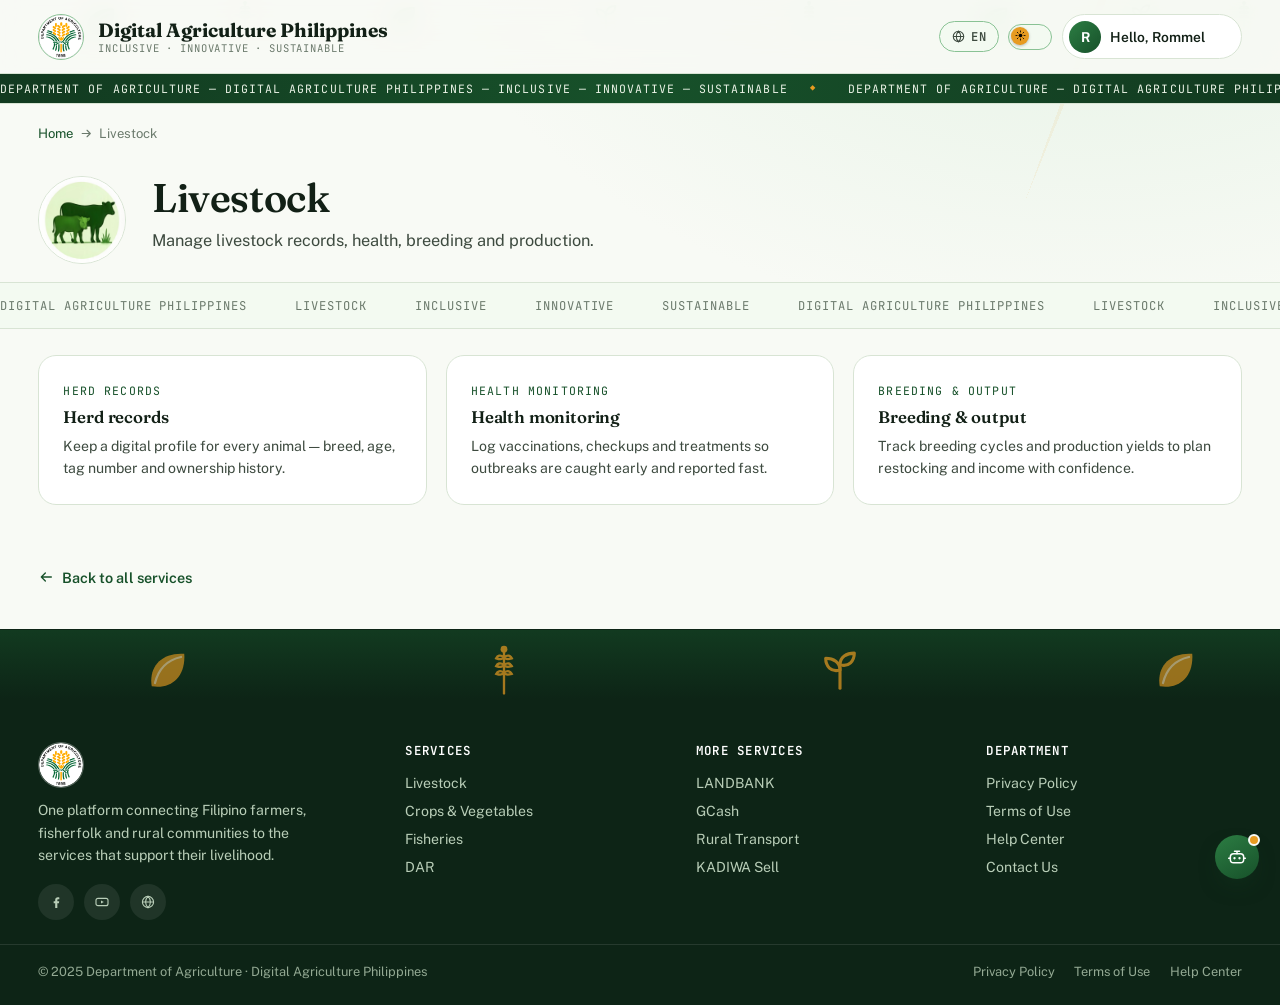
<file: livestock.html>
<!doctype html>
<html lang="en">
<head>
<meta charset="utf-8">
<meta name="viewport" content="width=device-width, initial-scale=1">
<title>Livestock &mdash; Digital Agriculture Philippines</title>
<meta name="description" content="Manage livestock records, health, breeding and production.">
<link rel="icon" href="data:image/svg+xml,%3Csvg xmlns=%22http://www.w3.org/2000/svg%22 viewBox=%220 0 64 64%22%3E%3Ccircle cx=%2232%22 cy=%2232%22 r=%2230%22 fill=%22%231e6835%22/%3E%3C/svg%3E">
<link rel="stylesheet" href="style.css">

</head>
<body>

<svg xmlns="http://www.w3.org/2000/svg" style="display:none">
<defs>

<symbol id="i-chev-down" viewBox="0 0 24 24"><path d="M5 8l7 7 7-7" fill="none" stroke="currentColor" stroke-width="2.2" stroke-linecap="round" stroke-linejoin="round"/></symbol>
<symbol id="i-user" viewBox="0 0 24 24"><circle cx="12" cy="8" r="3.6" fill="none" stroke="currentColor" stroke-width="1.8"/><path d="M4.5 20c1.4-3.8 4.4-5.8 7.5-5.8s6.1 2 7.5 5.8" fill="none" stroke="currentColor" stroke-width="1.8" stroke-linecap="round"/></symbol>
<symbol id="i-grid" viewBox="0 0 24 24"><rect x="4" y="4" width="7" height="7" rx="1.4" fill="none" stroke="currentColor" stroke-width="1.8"/><rect x="13" y="4" width="7" height="7" rx="1.4" fill="none" stroke="currentColor" stroke-width="1.8"/><rect x="4" y="13" width="7" height="7" rx="1.4" fill="none" stroke="currentColor" stroke-width="1.8"/><rect x="13" y="13" width="7" height="7" rx="1.4" fill="none" stroke="currentColor" stroke-width="1.8"/></symbol>
<symbol id="i-settings" viewBox="0 0 24 24"><circle cx="12" cy="12" r="3.1" fill="none" stroke="currentColor" stroke-width="1.8"/><path d="M12 3.5v2.3M12 18.2v2.3M20.5 12h-2.3M5.8 12H3.5M17.7 6.3l-1.6 1.6M7.9 16.1l-1.6 1.6M17.7 17.7l-1.6-1.6M7.9 7.9L6.3 6.3" stroke="currentColor" stroke-width="1.8" stroke-linecap="round"/></symbol>
<symbol id="i-logout" viewBox="0 0 24 24"><path d="M9 4H6a1.5 1.5 0 0 0-1.5 1.5v13A1.5 1.5 0 0 0 6 20h3" fill="none" stroke="currentColor" stroke-width="1.8" stroke-linecap="round"/><path d="M13 8l4.5 4-4.5 4M9.5 12H20" fill="none" stroke="currentColor" stroke-width="1.8" stroke-linecap="round" stroke-linejoin="round"/></symbol>
<symbol id="i-arrow-right" viewBox="0 0 24 24"><path d="M4 12h15M13 6l6 6-6 6" fill="none" stroke="currentColor" stroke-width="2" stroke-linecap="round" stroke-linejoin="round"/></symbol>
<symbol id="i-sun-small" viewBox="0 0 24 24"><circle cx="12" cy="12" r="4" fill="currentColor"/><g stroke="currentColor" stroke-width="1.8" stroke-linecap="round"><path d="M12 2v2.4M12 19.6V22M22 12h-2.4M4.4 12H2M19 5l-1.7 1.7M6.7 17.3L5 19M19 19l-1.7-1.7M6.7 6.7L5 5"/></g></symbol>
<symbol id="i-moon-small" viewBox="0 0 24 24"><path d="M20 14.5A8.5 8.5 0 1 1 9.5 4a7 7 0 0 0 10.5 10.5Z" fill="currentColor"/></symbol>
<symbol id="i-check" viewBox="0 0 24 24"><path d="M4 12.5l5 5L20 6" fill="none" stroke="currentColor" stroke-width="2.2" stroke-linecap="round" stroke-linejoin="round"/></symbol>
<symbol id="i-bot" viewBox="0 0 24 24"><rect x="4" y="8" width="16" height="11" rx="4" fill="none" stroke="currentColor" stroke-width="1.8"/><circle cx="9" cy="13.5" r="1.4" fill="currentColor"/><circle cx="15" cy="13.5" r="1.4" fill="currentColor"/><path d="M12 8V5M9 5h6" stroke="currentColor" stroke-width="1.8" stroke-linecap="round"/><path d="M2 13.5h2M20 13.5h2" stroke="currentColor" stroke-width="1.8" stroke-linecap="round"/></symbol>
<symbol id="i-send" viewBox="0 0 24 24"><path d="M4 12l16-8-6 16-3-6-7-2Z" fill="none" stroke="currentColor" stroke-width="1.8" stroke-linejoin="round"/></symbol>
<symbol id="i-minimize" viewBox="0 0 24 24"><path d="M5 12h14" stroke="currentColor" stroke-width="2.2" stroke-linecap="round"/></symbol>
<symbol id="i-close" viewBox="0 0 24 24"><path d="M6 6l12 12M18 6L6 18" stroke="currentColor" stroke-width="2.1" stroke-linecap="round"/></symbol>
<symbol id="i-fb" viewBox="0 0 24 24"><path d="M14 21v-7h2.4l.4-3H14V9.2c0-.9.2-1.5 1.5-1.5H17V5.1C16.7 5 15.8 5 14.7 5c-2.3 0-3.9 1.4-3.9 4v2H8.5v3H10.8v7Z" fill="currentColor"/></symbol>
<symbol id="i-yt" viewBox="0 0 24 24"><rect x="3" y="6.5" width="18" height="11" rx="3" fill="none" stroke="currentColor" stroke-width="1.7"/><path d="M10.5 9.7v4.6l4.2-2.3Z" fill="currentColor"/></symbol>
<symbol id="i-globe" viewBox="0 0 24 24"><circle cx="12" cy="12" r="8.4" fill="none" stroke="currentColor" stroke-width="1.7"/><path d="M3.6 12h16.8M12 3.6c2.4 2.3 3.6 5.2 3.6 8.4s-1.2 6.1-3.6 8.4c-2.4-2.3-3.6-5.2-3.6-8.4S9.6 5.9 12 3.6Z" fill="none" stroke="currentColor" stroke-width="1.7"/></symbol>

<symbol id="i-cow-line" viewBox="0 0 64 48"><g fill="none" stroke="currentColor" stroke-width="2.2" stroke-linecap="round" stroke-linejoin="round"><path d="M14 20c-3-4-2-10 3-11 3-4 9-4 11-1 4-2 9 0 9 5 5 0 8 4 6 9 3 2 3 7-1 9H16c-5 0-6-6-2-11Z"/><path d="M20 22l-2 6M32 24v6M44 22l2 6M12 18l-4-3M52 18l4-3"/><circle cx="24" cy="16" r="1.4" fill="currentColor" stroke="none"/><circle cx="38" cy="16" r="1.4" fill="currentColor" stroke="none"/></g></symbol>

<symbol id="i-goat-line" viewBox="0 0 64 48"><g fill="none" stroke="currentColor" stroke-width="2.2" stroke-linecap="round" stroke-linejoin="round"><path d="M18 26c-2-6 2-12 8-12 2-3 6-4 9-2 5-1 9 3 8 8 4 1 5 6 2 9-2 2-5 3-9 3H24c-4 0-7-2-6-6Z"/><path d="M22 12c-1-3 1-6 3-6M40 12c2-3 5-4 6-2M22 30l-2 5M44 30l2 5M32 28v6"/><circle cx="26" cy="20" r="1.3" fill="currentColor" stroke="none"/><circle cx="36" cy="20" r="1.3" fill="currentColor" stroke="none"/></g></symbol>

<symbol id="i-pig-line" viewBox="0 0 64 48"><g fill="none" stroke="currentColor" stroke-width="2.2" stroke-linecap="round" stroke-linejoin="round"><ellipse cx="32" cy="24" rx="20" ry="12"/><circle cx="14" cy="20" r="4"/><ellipse cx="13" cy="21" rx="2.2" ry="1.6" fill="currentColor" stroke="none"/><path d="M18 30l-2 5M30 32l-1 5M42 30l2 5M8 16l-3-3M50 12c2-2 5-1 5 2"/><circle cx="20" cy="18" r="1.2" fill="currentColor" stroke="none"/></g></symbol>

<symbol id="i-chicken-line" viewBox="0 0 64 48"><g fill="none" stroke="currentColor" stroke-width="2.2" stroke-linecap="round" stroke-linejoin="round"><path d="M38 32c8 0 14-6 14-13 0-6-5-11-12-11-2-3-6-4-8-2-3-1-6 2-5 5-4 1-6 5-4 8-3 2-4 6-1 9 2 2 6 4 9 4Z"/><path d="M12 34l6-4M10 30l7-2M12 26l6 0"/><path d="M40 8l3-3M44 10l4-2"/><circle cx="42" cy="14" r="1.3" fill="currentColor" stroke="none"/><path d="M20 33c-3 2-6 2-8 0"/></g></symbol>

<symbol id="i-duck-line" viewBox="0 0 64 48"><g fill="none" stroke="currentColor" stroke-width="2.2" stroke-linecap="round" stroke-linejoin="round"><path d="M14 32c-4-1-6-6-3-10 0-6 6-10 12-9 3-4 10-4 13 0 6 0 10 5 8 10 3 2 3 7-1 9H20c-3 0-5-0-6 0Z"/><path d="M44 18l6-1-4 5"/><circle cx="34" cy="17" r="1.3" fill="currentColor" stroke="none"/><path d="M16 32l-2 5M34 33l0 5"/></g></symbol>

<symbol id="i-seal" viewBox="0 0 64 64">
  <circle cx="32" cy="32" r="30" fill="none" stroke="currentColor" stroke-width="2"/>
  <path d="M32 14c1.5 3 2 6 2 9-3 1-5 3-5 6 3-1 6-1 8 1 1-3 3-5 6-5-1 3-1 6 1 8 3-1 6-1 8 1-2 2-3 5-2 8 3 0 5 2 6 5-3 0-6-1-8-3-1 3-3 5-6 5 0-3-1-6-3-8-3 2-6 2-9 1 1-3 1-6-1-8-3 1-6 0-8-2 2-2 5-3 8-2-1-3-1-6 1-8-3-1-6-1-8 1 0-3 2-5 5-6-1-3-1-6 0-9-1 3-1 6 1 8"
        fill="none" stroke="currentColor" stroke-width="1.6" stroke-linejoin="round" opacity=".9"/>
</symbol>

<symbol id="i-sprout" viewBox="0 0 40 40"><g fill="none" stroke="currentColor" stroke-width="2.4" stroke-linecap="round" stroke-linejoin="round"><path d="M20 34V18"/><path d="M20 20c0-6-5-9-11-9 0 6 4 11 11 9Z"/><path d="M20 16c0-6 5-9 11-9 0 6-4 11-11 9Z"/></g></symbol>

<symbol id="i-wheat" viewBox="0 0 24 40"><g fill="none" stroke="currentColor" stroke-width="1.8" stroke-linecap="round"><path d="M12 38V6"/><path d="M12 10c-3-2-5-1-6 1 3 1 5 1 6-1ZM12 10c3-2 5-1 6 1-3 1-5 1-6-1ZM12 16c-3-2-5-1-6 1 3 1 5 1 6-1ZM12 16c3-2 5-1 6 1-3 1-5 1-6-1ZM12 22c-3-2-5-1-6 1 3 1 5 1 6-1ZM12 22c3-2 5-1 6 1-3 1-5 1-6-1Z"/><circle cx="12" cy="4" r="2.6" fill="currentColor" stroke="none"/></g></symbol>

<symbol id="i-leaf" viewBox="0 0 32 32"><path d="M6 26C4 14 12 5 26 6c1 14-8 22-20 20Z" fill="currentColor" opacity=".9"/><path d="M8 24C10 16 15 10 24 8" fill="none" stroke="var(--bg,white)" stroke-width="1.4" stroke-linecap="round" opacity=".55"/></symbol>

<symbol id="i-truck" viewBox="0 0 40 28"><g fill="none" stroke="currentColor" stroke-width="1.8" stroke-linejoin="round"><rect x="2" y="8" width="18" height="12" rx="1.5"/><path d="M20 12h7l5 5v3h-12Z"/><circle cx="10" cy="22" r="2.6"/><circle cx="27" cy="22" r="2.6"/></g></symbol>

<symbol id="i-fish" viewBox="0 0 40 24"><g fill="none" stroke="currentColor" stroke-width="1.8" stroke-linejoin="round" stroke-linecap="round"><path d="M4 12c4-8 22-8 26 0-4 8-22 8-26 0Z"/><path d="M30 12l7-5v10Z"/><circle cx="11" cy="10" r="1.1" fill="currentColor" stroke="none"/></g></symbol>

<symbol id="i-farmer" viewBox="0 0 40 56"><g fill="none" stroke="currentColor" stroke-width="2.3" stroke-linecap="round" stroke-linejoin="round"><path d="M14 10c-4 1-7 0-7-2" /><ellipse cx="20" cy="9" rx="7" ry="3.2"/><circle cx="20" cy="14" r="5"/><path d="M20 19v14M20 23l-8 4M20 23l8 4M20 33l-6 12M20 33l6 12"/><path d="M12 27c-3 1-5 3-5 6"/></g></symbol>

<symbol id="i-carabao" viewBox="0 0 64 44"><g fill="none" stroke="currentColor" stroke-width="2.2" stroke-linecap="round" stroke-linejoin="round"><path d="M14 22c-2-4 0-9 4-10 1-3 4-4 6-2 2-4 8-4 10-1 5-1 9 3 8 8 4 1 6 6 3 9H18c-3 0-5-2-4-4Z"/><path d="M16 10c-2-2-2-5 0-6M40 8c2-2 5-3 7-1"/><path d="M20 24l-2 8M32 26v8M46 24l2 8M12 20l-4-2M54 18l4-1"/><circle cx="26" cy="16" r="1.3" fill="currentColor" stroke="none"/></g></symbol>

<symbol id="i-cow-fill" viewBox="0 0 100 72">
  <ellipse cx="46" cy="46" rx="34" ry="22" fill="#fbf6ea"/>
  <path d="M22 30c6-4 16-5 24-2-4 6-16 10-26 8 0-2 1-4 2-6Z" fill="#2b241c"/>
  <path d="M58 58c8 2 16-1 20-7-8-4-18-2-24 2 1 2 2 4 4 5Z" fill="#2b241c"/>
  <ellipse cx="78" cy="34" rx="17" ry="15" fill="#fbf6ea"/>
  <path d="M64 24c-3-5-1-10 3-9 1 3 1 6 0 9M92 24c3-5 1-10-3-9-1 3-1 6 0 9" fill="none" stroke="#e8d9b0" stroke-width="4" stroke-linecap="round"/>
  <ellipse cx="82" cy="40" rx="6" ry="4.5" fill="#d98a7c"/>
  <circle cx="72" cy="30" r="2.2" fill="#2b241c"/>
  <circle cx="87" cy="29" r="2.2" fill="#2b241c"/>
  <g fill="#3a3128"><rect x="18" y="60" width="6" height="12" rx="3"/><rect x="34" y="63" width="6" height="12" rx="3"/><rect x="56" y="63" width="6" height="12" rx="3"/><rect x="70" y="60" width="6" height="12" rx="3"/></g>
</symbol>

<symbol id="i-carabao-fill" viewBox="0 0 100 72">
  <ellipse cx="46" cy="46" rx="35" ry="22" fill="#8b9a86"/>
  <ellipse cx="40" cy="54" rx="20" ry="10" fill="#b7c2ad"/>
  <ellipse cx="78" cy="33" rx="18" ry="16" fill="#8b9a86"/>
  <path d="M66 22c-10-6-16 2-10 10M90 22c10-6 16 2 10 10" fill="none" stroke="#4a4038" stroke-width="5" stroke-linecap="round"/>
  <ellipse cx="82" cy="40" rx="6" ry="4.5" fill="#4a4038"/>
  <circle cx="72" cy="29" r="2.2" fill="#2b241c"/>
  <circle cx="87" cy="28" r="2.2" fill="#2b241c"/>
  <g fill="#3a3128"><rect x="18" y="60" width="6" height="12" rx="3"/><rect x="34" y="63" width="6" height="12" rx="3"/><rect x="56" y="63" width="6" height="12" rx="3"/><rect x="70" y="60" width="6" height="12" rx="3"/></g>
</symbol>

<symbol id="i-goat-fill" viewBox="0 0 90 66">
  <ellipse cx="40" cy="42" rx="28" ry="17" fill="#e9dcc0"/>
  <ellipse cx="70" cy="30" rx="14" ry="13" fill="#e9dcc0"/>
  <path d="M62 18c-2-6 1-9 5-8-1 4-2 6-5 8ZM78 18c2-6-1-9-5-8 1 4 2 6 5 8Z" fill="#6b5a3f"/>
  <path d="M70 40c-2 5-2 9 1 12 3-3 3-7 1-12Z" fill="#6b5a3f"/>
  <circle cx="65" cy="27" r="1.9" fill="#3a2f22"/>
  <circle cx="76" cy="26" r="1.9" fill="#3a2f22"/>
  <g fill="#6b5a3f"><rect x="14" y="52" width="5.5" height="11" rx="2.5"/><rect x="28" y="55" width="5.5" height="11" rx="2.5"/><rect x="50" y="55" width="5.5" height="11" rx="2.5"/><rect x="62" y="52" width="5.5" height="11" rx="2.5"/></g>
</symbol>

<symbol id="i-sheep-fill" viewBox="0 0 92 66">
  <g fill="#f7f1e2">
    <circle cx="26" cy="34" r="15"/><circle cx="42" cy="26" r="16"/><circle cx="58" cy="32" r="15"/><circle cx="38" cy="42" r="16"/>
  </g>
  <ellipse cx="74" cy="34" rx="13" ry="12" fill="#4a3d2c"/>
  <circle cx="70" cy="30" r="1.8" fill="#f7f1e2"/>
  <circle cx="80" cy="31" r="1.8" fill="#f7f1e2"/>
  <path d="M62 26c-3-4-2-8 1-8 1 3 1 5 0 8Z" fill="#4a3d2c"/>
  <g fill="#4a3d2c"><rect x="14" y="52" width="5.5" height="11" rx="2.5"/><rect x="30" y="55" width="5.5" height="11" rx="2.5"/><rect x="50" y="55" width="5.5" height="11" rx="2.5"/><rect x="64" y="52" width="5.5" height="11" rx="2.5"/></g>
</symbol>

<symbol id="i-chicken-fill" viewBox="0 0 56 56">
  <ellipse cx="24" cy="34" rx="18" ry="15" fill="#fbf6ea"/>
  <circle cx="42" cy="20" r="10" fill="#fbf6ea"/>
  <path d="M40 8c1-3 4-4 5-2-1 2-3 3-5 2ZM45 9c2-2 5-1 5 1-2 1-4 1-5-1ZM49 12c2-1 4 1 3 3-2 0-3-1-3-3Z" fill="#d1483a"/>
  <path d="M50 21l6-2-3 5Z" fill="#e7a23a"/>
  <circle cx="45" cy="18" r="1.6" fill="#2b241c"/>
  <path d="M10 44c-3 2-6 2-8 0" fill="none" stroke="#fbf6ea" stroke-width="4" stroke-linecap="round"/>
  <g fill="#e7a23a"><rect x="16" y="46" width="4.5" height="9" rx="2"/><rect x="30" y="47" width="4.5" height="9" rx="2"/></g>
</symbol>

</defs>
</svg>

<div class="field-bg" aria-hidden="true"><div class="sunray" aria-hidden="true"></div><div class="drift" style="left:6%;animation-duration:18s;animation-delay:0s;--drift-x:30px;--drift-r:20deg"><svg width="46" height="46" aria-hidden="true"><use href="#i-leaf"/></svg></div><div class="drift" style="left:18%;animation-duration:24s;animation-delay:3s;--drift-x:30px;--drift-r:20deg"><svg width="30" height="30" aria-hidden="true"><use href="#i-wheat"/></svg></div><div class="drift" style="left:30%;animation-duration:20s;animation-delay:6s;--drift-x:30px;--drift-r:20deg"><svg width="38" height="38" aria-hidden="true"><use href="#i-leaf"/></svg></div><div class="drift" style="left:46%;animation-duration:22s;animation-delay:1.5s;--drift-x:30px;--drift-r:20deg"><svg width="34" height="34" aria-hidden="true"><use href="#i-sprout"/></svg></div><div class="drift" style="left:62%;animation-duration:26s;animation-delay:4.5s;--drift-x:-30px;--drift-r:20deg"><svg width="30" height="30" aria-hidden="true"><use href="#i-wheat"/></svg></div><div class="drift" style="left:76%;animation-duration:19s;animation-delay:2.5s;--drift-x:-30px;--drift-r:20deg"><svg width="42" height="42" aria-hidden="true"><use href="#i-leaf"/></svg></div><div class="drift" style="left:88%;animation-duration:23s;animation-delay:5.5s;--drift-x:-30px;--drift-r:20deg"><svg width="30" height="30" aria-hidden="true"><use href="#i-sprout"/></svg></div><div class="drift" style="left:96%;animation-duration:21s;animation-delay:0.8s;--drift-x:-30px;--drift-r:20deg"><svg width="30" height="30" aria-hidden="true"><use href="#i-wheat"/></svg></div></div>
<a class="skip-link" href="#main">Skip to content</a>
<header class="site-header">
  <a class="brand" href="index.html" aria-label="Digital Agriculture Philippines home">
    <span class="brand-seal"><img src="dept-agri-logo.png" alt="Department of Agriculture seal"></span>
    <span class="brand-text">
      <span class="brand-name">Digital Agriculture Philippines</span>
      <span class="brand-tag" data-i18n="nav.tagline">Inclusive · Innovative · Sustainable</span>
    </span>
  </a>
  <div class="header-actions">
    <div class="lang-switch">
      <button class="lang-btn" type="button" aria-haspopup="true" aria-expanded="false" aria-label="Change language">
        <svg width="17" height="17" aria-hidden="true"><use href="#i-globe"/></svg><span class="lang-code">EN</span>
      </button>
      <div class="lang-dropdown" role="menu">
        <div class="lang-scroll"><button type="button" class="lang-chip" data-lang="en">English</button><button type="button" class="lang-chip" data-lang="fil">Filipino</button><button type="button" class="lang-chip" data-lang="ceb">Cebuano</button><button type="button" class="lang-chip" data-lang="ilo">Ilocano</button></div>
      </div>
    </div>
    <button class="theme-toggle" type="button" aria-pressed="false" aria-label="Toggle dark mode">
      <span class="knob"><svg aria-hidden="true"><use href="#i-sun-small"/></svg></span>
    </button>
    <div class="user-menu">
      <button class="user-chip" type="button" aria-haspopup="true" aria-expanded="false">
        <span class="user-avatar">R</span>
        <span class="hello"><span data-i18n="nav.hello">Hello,</span> Rommel</span>
        <span class="chev"><svg aria-hidden="true"><use href="#i-chev-down"/></svg></span>
      </button>
      <div class="user-dropdown" role="menu">
        <div class="dd-head"><strong>Rommel D. Santos</strong><small>Registered farmer &middot; Region III</small></div>
        <button class="dd-item" role="menuitem" data-action="profile"><svg aria-hidden="true"><use href="#i-user"/></svg><span class="label-text" data-i18n="nav.profile">Profile</span></button>
        <button class="dd-item" role="menuitem" data-action="dashboard"><svg aria-hidden="true"><use href="#i-grid"/></svg><span class="label-text" data-i18n="nav.dashboard">Dashboard</span></button>
        <button class="dd-item" role="menuitem" data-action="settings"><svg aria-hidden="true"><use href="#i-settings"/></svg><span class="label-text" data-i18n="nav.settings">Settings</span></button>
        <div class="dd-sep"></div>
        <button class="dd-item danger" role="menuitem" data-action="logout"><svg aria-hidden="true"><use href="#i-logout"/></svg><span class="label-text" data-i18n="nav.logout">Logout</span></button>
      </div>
    </div>
  </div>
</header>
<div class="top-ticker" aria-hidden="true">
  <div class="tick-track"><span data-i18n="ticker.text">Department of Agriculture — Digital Agriculture Philippines — Inclusive — Innovative — Sustainable</span><span class="tick-dot" aria-hidden="true">&#9670;</span><span data-i18n="ticker.text">Department of Agriculture — Digital Agriculture Philippines — Inclusive — Innovative — Sustainable</span><span class="tick-dot" aria-hidden="true">&#9670;</span><span data-i18n="ticker.text">Department of Agriculture — Digital Agriculture Philippines — Inclusive — Innovative — Sustainable</span><span class="tick-dot" aria-hidden="true">&#9670;</span><span data-i18n="ticker.text">Department of Agriculture — Digital Agriculture Philippines — Inclusive — Innovative — Sustainable</span><span class="tick-dot" aria-hidden="true">&#9670;</span></div>
</div>
<main id="main" class="page-content reveal">
  <nav class="breadcrumb"><a href="index.html" data-i18n="breadcrumb.home">Home</a> <svg width="13" height="13" aria-hidden="true"><use href="#i-arrow-right"/></svg> <span data-i18n="svc.livestock.title">Livestock</span></nav>
  <section class="page-hero">
    <span class="icon-wrap"><img src="livestock-icon2-clean.png" alt="Livestock icon"></span>
    <div>
      <h1 data-i18n="svc.livestock.title">Livestock</h1>
      <p data-i18n="svc.livestock.desc">Manage livestock records, health, breeding and production.</p>
    </div>
  </section>
  <div class="mini-marquee"><div class="track"><span>Digital Agriculture Philippines</span><span>Livestock</span><span>Inclusive</span><span>Innovative</span><span>Sustainable</span><span>Digital Agriculture Philippines</span><span>Livestock</span><span>Inclusive</span><span>Innovative</span><span>Sustainable</span></div></div>
  <section class="page-panels">
    <div class="panel">
  <span class="num" data-i18n="svc.livestock.panel0.title">HERD RECORDS</span>
  <h3 data-i18n="svc.livestock.panel0.title">Herd records</h3>
  <p data-i18n="svc.livestock.panel0.text">Keep a digital profile for every animal — breed, age, tag number and ownership history.</p>
</div><div class="panel">
  <span class="num" data-i18n="svc.livestock.panel1.title">HEALTH MONITORING</span>
  <h3 data-i18n="svc.livestock.panel1.title">Health monitoring</h3>
  <p data-i18n="svc.livestock.panel1.text">Log vaccinations, checkups and treatments so outbreaks are caught early and reported fast.</p>
</div><div class="panel">
  <span class="num" data-i18n="svc.livestock.panel2.title">BREEDING & OUTPUT</span>
  <h3 data-i18n="svc.livestock.panel2.title">Breeding & output</h3>
  <p data-i18n="svc.livestock.panel2.text">Track breeding cycles and production yields to plan restocking and income with confidence.</p>
</div>
  </section>
  <a class="back-home" href="index.html"><span style="display:inline-flex;transform:scaleX(-1)"><svg width="16" height="16" aria-hidden="true"><use href="#i-arrow-right"/></svg></span> <span data-i18n="page.back">Back to all services</span></a>
  <div style="height:2.5rem"></div>
</main>
<footer class="site-footer">
  <div class="footer-field" aria-hidden="true">
    <div class="row"><span style="margin:0 18px;color:var(--gold);opacity:.7"><svg aria-hidden="true"><use href="#i-leaf"/></svg></span><span style="margin:0 18px;color:var(--gold);opacity:.7"><svg aria-hidden="true"><use href="#i-wheat"/></svg></span><span style="margin:0 18px;color:var(--gold);opacity:.7"><svg aria-hidden="true"><use href="#i-sprout"/></svg></span><span style="margin:0 18px;color:var(--gold);opacity:.7"><svg aria-hidden="true"><use href="#i-leaf"/></svg></span><span style="margin:0 18px;color:var(--gold);opacity:.7"><svg aria-hidden="true"><use href="#i-wheat"/></svg></span><span style="margin:0 18px;color:var(--gold);opacity:.7"><svg aria-hidden="true"><use href="#i-sprout"/></svg></span><span style="margin:0 18px;color:var(--gold);opacity:.7"><svg aria-hidden="true"><use href="#i-leaf"/></svg></span><span style="margin:0 18px;color:var(--gold);opacity:.7"><svg aria-hidden="true"><use href="#i-wheat"/></svg></span><span style="margin:0 18px;color:var(--gold);opacity:.7"><svg aria-hidden="true"><use href="#i-sprout"/></svg></span><span style="margin:0 18px;color:var(--gold);opacity:.7"><svg aria-hidden="true"><use href="#i-leaf"/></svg></span><span style="margin:0 18px;color:var(--gold);opacity:.7"><svg aria-hidden="true"><use href="#i-wheat"/></svg></span><span style="margin:0 18px;color:var(--gold);opacity:.7"><svg aria-hidden="true"><use href="#i-sprout"/></svg></span><span style="margin:0 18px;color:var(--gold);opacity:.7"><svg aria-hidden="true"><use href="#i-leaf"/></svg></span><span style="margin:0 18px;color:var(--gold);opacity:.7"><svg aria-hidden="true"><use href="#i-wheat"/></svg></span><span style="margin:0 18px;color:var(--gold);opacity:.7"><svg aria-hidden="true"><use href="#i-sprout"/></svg></span><span style="margin:0 18px;color:var(--gold);opacity:.7"><svg aria-hidden="true"><use href="#i-leaf"/></svg></span><span style="margin:0 18px;color:var(--gold);opacity:.7"><svg aria-hidden="true"><use href="#i-wheat"/></svg></span><span style="margin:0 18px;color:var(--gold);opacity:.7"><svg aria-hidden="true"><use href="#i-sprout"/></svg></span><span style="margin:0 18px;color:var(--gold);opacity:.7"><svg aria-hidden="true"><use href="#i-leaf"/></svg></span><span style="margin:0 18px;color:var(--gold);opacity:.7"><svg aria-hidden="true"><use href="#i-wheat"/></svg></span><span style="margin:0 18px;color:var(--gold);opacity:.7"><svg aria-hidden="true"><use href="#i-leaf"/></svg></span><span style="margin:0 18px;color:var(--gold);opacity:.7"><svg aria-hidden="true"><use href="#i-wheat"/></svg></span><span style="margin:0 18px;color:var(--gold);opacity:.7"><svg aria-hidden="true"><use href="#i-sprout"/></svg></span><span style="margin:0 18px;color:var(--gold);opacity:.7"><svg aria-hidden="true"><use href="#i-leaf"/></svg></span><span style="margin:0 18px;color:var(--gold);opacity:.7"><svg aria-hidden="true"><use href="#i-wheat"/></svg></span><span style="margin:0 18px;color:var(--gold);opacity:.7"><svg aria-hidden="true"><use href="#i-sprout"/></svg></span><span style="margin:0 18px;color:var(--gold);opacity:.7"><svg aria-hidden="true"><use href="#i-leaf"/></svg></span><span style="margin:0 18px;color:var(--gold);opacity:.7"><svg aria-hidden="true"><use href="#i-wheat"/></svg></span><span style="margin:0 18px;color:var(--gold);opacity:.7"><svg aria-hidden="true"><use href="#i-sprout"/></svg></span><span style="margin:0 18px;color:var(--gold);opacity:.7"><svg aria-hidden="true"><use href="#i-leaf"/></svg></span><span style="margin:0 18px;color:var(--gold);opacity:.7"><svg aria-hidden="true"><use href="#i-wheat"/></svg></span><span style="margin:0 18px;color:var(--gold);opacity:.7"><svg aria-hidden="true"><use href="#i-sprout"/></svg></span><span style="margin:0 18px;color:var(--gold);opacity:.7"><svg aria-hidden="true"><use href="#i-leaf"/></svg></span><span style="margin:0 18px;color:var(--gold);opacity:.7"><svg aria-hidden="true"><use href="#i-wheat"/></svg></span><span style="margin:0 18px;color:var(--gold);opacity:.7"><svg aria-hidden="true"><use href="#i-sprout"/></svg></span><span style="margin:0 18px;color:var(--gold);opacity:.7"><svg aria-hidden="true"><use href="#i-leaf"/></svg></span><span style="margin:0 18px;color:var(--gold);opacity:.7"><svg aria-hidden="true"><use href="#i-wheat"/></svg></span><span style="margin:0 18px;color:var(--gold);opacity:.7"><svg aria-hidden="true"><use href="#i-sprout"/></svg></span><span style="margin:0 18px;color:var(--gold);opacity:.7"><svg aria-hidden="true"><use href="#i-leaf"/></svg></span><span style="margin:0 18px;color:var(--gold);opacity:.7"><svg aria-hidden="true"><use href="#i-wheat"/></svg></span></div>
  </div>
  <div class="footer-main">
    <div class="footer-brand">
      <span class="brand-seal" style="background:rgba(255,255,255,.08);border-color:rgba(255,255,255,.25)"><img src="dept-agri-logo.png" alt="Department of Agriculture seal"></span>
      <p data-i18n="footer.blurb">One platform connecting Filipino farmers, fisherfolk and rural communities to the services that support their livelihood.</p>
      <div class="footer-social">
        <a href="#" aria-label="Facebook"><svg width="16" height="16" aria-hidden="true"><use href="#i-fb"/></svg></a>
        <a href="#" aria-label="YouTube"><svg width="16" height="16" aria-hidden="true"><use href="#i-yt"/></svg></a>
        <a href="#" aria-label="Website"><svg width="16" height="16" aria-hidden="true"><use href="#i-globe"/></svg></a>
      </div>
    </div>
    <div><h4 data-i18n="footer.col.services">Services</h4><ul><li><a href="livestock.html" data-i18n="svc.livestock.title">Livestock</a></li><li><a href="crops-vegetables.html" data-i18n="svc.crops-vegetables.title">Crops & Vegetables</a></li><li><a href="fisheries.html" data-i18n="svc.fisheries.title">Fisheries</a></li><li><a href="dar.html" data-i18n="svc.dar.title">DAR</a></li></ul></div>
    <div><h4 data-i18n="footer.col.more">More services</h4><ul><li><a href="landbank.html" data-i18n="svc.landbank.title">LANDBANK</a></li><li><a href="gcash.html" data-i18n="svc.gcash.title">GCash</a></li><li><a href="rural-transport.html" data-i18n="svc.rural-transport.title">Rural Transport</a></li><li><a href="kadiwa-sell.html" data-i18n="svc.kadiwa-sell.title">KADIWA Sell</a></li></ul></div>
    <div><h4 data-i18n="footer.col.department">Department</h4><ul><li><a href="#" data-i18n="footer.links.privacy">Privacy Policy</a></li><li><a href="#" data-i18n="footer.links.terms">Terms of Use</a></li><li><a href="#" data-i18n="footer.links.help">Help Center</a></li><li><a href="#" data-i18n="footer.links.contact">Contact Us</a></li></ul></div>
  </div>
  <div class="footer-bottom">
    <span data-i18n="footer.copyright">© 2025 Department of Agriculture · Digital Agriculture Philippines</span>
    <div class="flinks">
      <a href="#" data-i18n="footer.links.privacy">Privacy Policy</a>
      <a href="#" data-i18n="footer.links.terms">Terms of Use</a>
      <a href="#" data-i18n="footer.links.help">Help Center</a>
    </div>
  </div>
</footer>
<div class="ai-widget">
  <div class="ai-panel" role="dialog" aria-label="Digital Agriculture assistant">
    <div class="ai-head">
      <span class="av"><svg width="15" height="15" aria-hidden="true"><use href="#i-bot"/></svg></span>
      <span class="meta"><strong data-i18n="ai.title">Agri Assistant</strong><small data-i18n="ai.status">Online · here to help</small></span>
      <button class="ai-ctrl" type="button" data-ai="minimize" aria-label="Minimize"><svg width="12" height="12" aria-hidden="true"><use href="#i-minimize"/></svg></button>
      <button class="ai-ctrl" type="button" data-ai="close" aria-label="Close"><svg width="12" height="12" aria-hidden="true"><use href="#i-close"/></svg></button>
    </div>
    <div class="ai-body">
      <div class="ai-msg bot" data-i18n="ai.greeting">Magandang araw! I'm your Digital Agriculture assistant. Ask me about any service, like livestock records or KADIWA prices.</div>
    </div>
    <div class="ai-quick"><button type="button" data-i18n="svc.livestock.title">Livestock</button><button type="button" data-i18n="svc.crops-vegetables.title">Crops & Vegetables</button><button type="button" data-i18n="svc.fisheries.title">Fisheries</button><button type="button" data-i18n="svc.dar.title">DAR</button></div>
    <form class="ai-form">
      <input type="text" placeholder="Ask about a service..." data-i18n-placeholder="ai.placeholder" aria-label="Ask the assistant">
      <button type="submit" aria-label="Send"><svg width="14" height="14" aria-hidden="true"><use href="#i-send"/></svg></button>
    </form>
  </div>
  <button class="ai-fab" type="button" aria-label="Open assistant" aria-expanded="false">
    <span class="ping"></span>
    <span class="badge"></span>
    <svg width="21" height="21" aria-hidden="true"><use href="#i-bot"/></svg>
  </button>
</div>
<script src="i18n.js"></script>
<script src="main.js"></script>
</body>
</html>
</file>
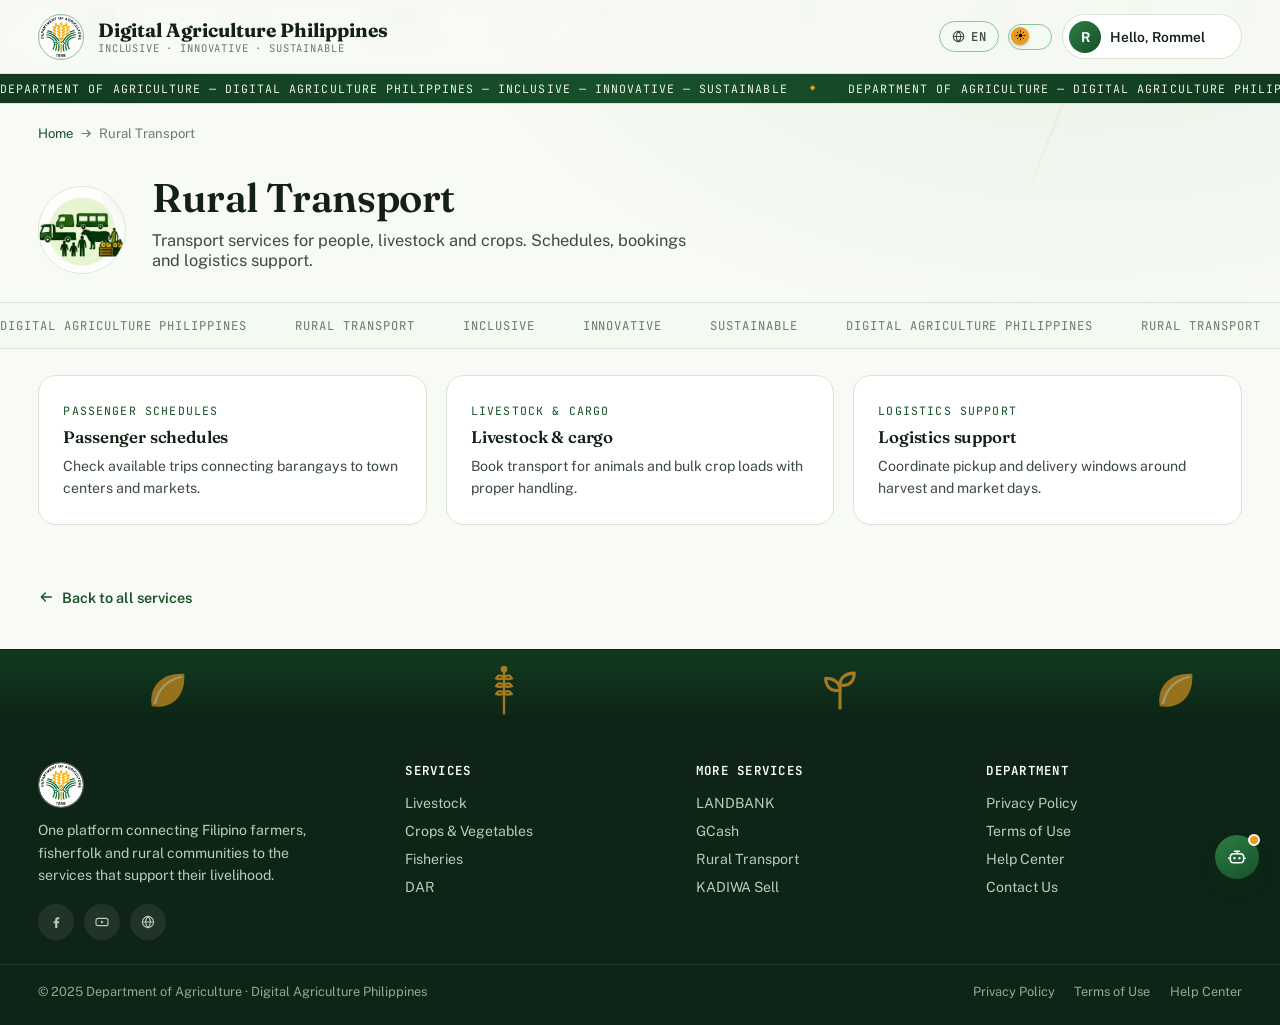
<file: rural-transport.html>
<!doctype html>
<html lang="en">
<head>
<meta charset="utf-8">
<meta name="viewport" content="width=device-width, initial-scale=1">
<title>Rural Transport &mdash; Digital Agriculture Philippines</title>
<meta name="description" content="Transport services for people, livestock and crops. Schedules, bookings and logistics support.">
<link rel="icon" href="data:image/svg+xml,%3Csvg xmlns=%22http://www.w3.org/2000/svg%22 viewBox=%220 0 64 64%22%3E%3Ccircle cx=%2232%22 cy=%2232%22 r=%2230%22 fill=%22%231e6835%22/%3E%3C/svg%3E">
<link rel="stylesheet" href="style.css">

</head>
<body>

<svg xmlns="http://www.w3.org/2000/svg" style="display:none">
<defs>

<symbol id="i-chev-down" viewBox="0 0 24 24"><path d="M5 8l7 7 7-7" fill="none" stroke="currentColor" stroke-width="2.2" stroke-linecap="round" stroke-linejoin="round"/></symbol>
<symbol id="i-user" viewBox="0 0 24 24"><circle cx="12" cy="8" r="3.6" fill="none" stroke="currentColor" stroke-width="1.8"/><path d="M4.5 20c1.4-3.8 4.4-5.8 7.5-5.8s6.1 2 7.5 5.8" fill="none" stroke="currentColor" stroke-width="1.8" stroke-linecap="round"/></symbol>
<symbol id="i-grid" viewBox="0 0 24 24"><rect x="4" y="4" width="7" height="7" rx="1.4" fill="none" stroke="currentColor" stroke-width="1.8"/><rect x="13" y="4" width="7" height="7" rx="1.4" fill="none" stroke="currentColor" stroke-width="1.8"/><rect x="4" y="13" width="7" height="7" rx="1.4" fill="none" stroke="currentColor" stroke-width="1.8"/><rect x="13" y="13" width="7" height="7" rx="1.4" fill="none" stroke="currentColor" stroke-width="1.8"/></symbol>
<symbol id="i-settings" viewBox="0 0 24 24"><circle cx="12" cy="12" r="3.1" fill="none" stroke="currentColor" stroke-width="1.8"/><path d="M12 3.5v2.3M12 18.2v2.3M20.5 12h-2.3M5.8 12H3.5M17.7 6.3l-1.6 1.6M7.9 16.1l-1.6 1.6M17.7 17.7l-1.6-1.6M7.9 7.9L6.3 6.3" stroke="currentColor" stroke-width="1.8" stroke-linecap="round"/></symbol>
<symbol id="i-logout" viewBox="0 0 24 24"><path d="M9 4H6a1.5 1.5 0 0 0-1.5 1.5v13A1.5 1.5 0 0 0 6 20h3" fill="none" stroke="currentColor" stroke-width="1.8" stroke-linecap="round"/><path d="M13 8l4.5 4-4.5 4M9.5 12H20" fill="none" stroke="currentColor" stroke-width="1.8" stroke-linecap="round" stroke-linejoin="round"/></symbol>
<symbol id="i-arrow-right" viewBox="0 0 24 24"><path d="M4 12h15M13 6l6 6-6 6" fill="none" stroke="currentColor" stroke-width="2" stroke-linecap="round" stroke-linejoin="round"/></symbol>
<symbol id="i-sun-small" viewBox="0 0 24 24"><circle cx="12" cy="12" r="4" fill="currentColor"/><g stroke="currentColor" stroke-width="1.8" stroke-linecap="round"><path d="M12 2v2.4M12 19.6V22M22 12h-2.4M4.4 12H2M19 5l-1.7 1.7M6.7 17.3L5 19M19 19l-1.7-1.7M6.7 6.7L5 5"/></g></symbol>
<symbol id="i-moon-small" viewBox="0 0 24 24"><path d="M20 14.5A8.5 8.5 0 1 1 9.5 4a7 7 0 0 0 10.5 10.5Z" fill="currentColor"/></symbol>
<symbol id="i-check" viewBox="0 0 24 24"><path d="M4 12.5l5 5L20 6" fill="none" stroke="currentColor" stroke-width="2.2" stroke-linecap="round" stroke-linejoin="round"/></symbol>
<symbol id="i-bot" viewBox="0 0 24 24"><rect x="4" y="8" width="16" height="11" rx="4" fill="none" stroke="currentColor" stroke-width="1.8"/><circle cx="9" cy="13.5" r="1.4" fill="currentColor"/><circle cx="15" cy="13.5" r="1.4" fill="currentColor"/><path d="M12 8V5M9 5h6" stroke="currentColor" stroke-width="1.8" stroke-linecap="round"/><path d="M2 13.5h2M20 13.5h2" stroke="currentColor" stroke-width="1.8" stroke-linecap="round"/></symbol>
<symbol id="i-send" viewBox="0 0 24 24"><path d="M4 12l16-8-6 16-3-6-7-2Z" fill="none" stroke="currentColor" stroke-width="1.8" stroke-linejoin="round"/></symbol>
<symbol id="i-minimize" viewBox="0 0 24 24"><path d="M5 12h14" stroke="currentColor" stroke-width="2.2" stroke-linecap="round"/></symbol>
<symbol id="i-close" viewBox="0 0 24 24"><path d="M6 6l12 12M18 6L6 18" stroke="currentColor" stroke-width="2.1" stroke-linecap="round"/></symbol>
<symbol id="i-fb" viewBox="0 0 24 24"><path d="M14 21v-7h2.4l.4-3H14V9.2c0-.9.2-1.5 1.5-1.5H17V5.1C16.7 5 15.8 5 14.7 5c-2.3 0-3.9 1.4-3.9 4v2H8.5v3H10.8v7Z" fill="currentColor"/></symbol>
<symbol id="i-yt" viewBox="0 0 24 24"><rect x="3" y="6.5" width="18" height="11" rx="3" fill="none" stroke="currentColor" stroke-width="1.7"/><path d="M10.5 9.7v4.6l4.2-2.3Z" fill="currentColor"/></symbol>
<symbol id="i-globe" viewBox="0 0 24 24"><circle cx="12" cy="12" r="8.4" fill="none" stroke="currentColor" stroke-width="1.7"/><path d="M3.6 12h16.8M12 3.6c2.4 2.3 3.6 5.2 3.6 8.4s-1.2 6.1-3.6 8.4c-2.4-2.3-3.6-5.2-3.6-8.4S9.6 5.9 12 3.6Z" fill="none" stroke="currentColor" stroke-width="1.7"/></symbol>

<symbol id="i-cow-line" viewBox="0 0 64 48"><g fill="none" stroke="currentColor" stroke-width="2.2" stroke-linecap="round" stroke-linejoin="round"><path d="M14 20c-3-4-2-10 3-11 3-4 9-4 11-1 4-2 9 0 9 5 5 0 8 4 6 9 3 2 3 7-1 9H16c-5 0-6-6-2-11Z"/><path d="M20 22l-2 6M32 24v6M44 22l2 6M12 18l-4-3M52 18l4-3"/><circle cx="24" cy="16" r="1.4" fill="currentColor" stroke="none"/><circle cx="38" cy="16" r="1.4" fill="currentColor" stroke="none"/></g></symbol>

<symbol id="i-goat-line" viewBox="0 0 64 48"><g fill="none" stroke="currentColor" stroke-width="2.2" stroke-linecap="round" stroke-linejoin="round"><path d="M18 26c-2-6 2-12 8-12 2-3 6-4 9-2 5-1 9 3 8 8 4 1 5 6 2 9-2 2-5 3-9 3H24c-4 0-7-2-6-6Z"/><path d="M22 12c-1-3 1-6 3-6M40 12c2-3 5-4 6-2M22 30l-2 5M44 30l2 5M32 28v6"/><circle cx="26" cy="20" r="1.3" fill="currentColor" stroke="none"/><circle cx="36" cy="20" r="1.3" fill="currentColor" stroke="none"/></g></symbol>

<symbol id="i-pig-line" viewBox="0 0 64 48"><g fill="none" stroke="currentColor" stroke-width="2.2" stroke-linecap="round" stroke-linejoin="round"><ellipse cx="32" cy="24" rx="20" ry="12"/><circle cx="14" cy="20" r="4"/><ellipse cx="13" cy="21" rx="2.2" ry="1.6" fill="currentColor" stroke="none"/><path d="M18 30l-2 5M30 32l-1 5M42 30l2 5M8 16l-3-3M50 12c2-2 5-1 5 2"/><circle cx="20" cy="18" r="1.2" fill="currentColor" stroke="none"/></g></symbol>

<symbol id="i-chicken-line" viewBox="0 0 64 48"><g fill="none" stroke="currentColor" stroke-width="2.2" stroke-linecap="round" stroke-linejoin="round"><path d="M38 32c8 0 14-6 14-13 0-6-5-11-12-11-2-3-6-4-8-2-3-1-6 2-5 5-4 1-6 5-4 8-3 2-4 6-1 9 2 2 6 4 9 4Z"/><path d="M12 34l6-4M10 30l7-2M12 26l6 0"/><path d="M40 8l3-3M44 10l4-2"/><circle cx="42" cy="14" r="1.3" fill="currentColor" stroke="none"/><path d="M20 33c-3 2-6 2-8 0"/></g></symbol>

<symbol id="i-duck-line" viewBox="0 0 64 48"><g fill="none" stroke="currentColor" stroke-width="2.2" stroke-linecap="round" stroke-linejoin="round"><path d="M14 32c-4-1-6-6-3-10 0-6 6-10 12-9 3-4 10-4 13 0 6 0 10 5 8 10 3 2 3 7-1 9H20c-3 0-5-0-6 0Z"/><path d="M44 18l6-1-4 5"/><circle cx="34" cy="17" r="1.3" fill="currentColor" stroke="none"/><path d="M16 32l-2 5M34 33l0 5"/></g></symbol>

<symbol id="i-seal" viewBox="0 0 64 64">
  <circle cx="32" cy="32" r="30" fill="none" stroke="currentColor" stroke-width="2"/>
  <path d="M32 14c1.5 3 2 6 2 9-3 1-5 3-5 6 3-1 6-1 8 1 1-3 3-5 6-5-1 3-1 6 1 8 3-1 6-1 8 1-2 2-3 5-2 8 3 0 5 2 6 5-3 0-6-1-8-3-1 3-3 5-6 5 0-3-1-6-3-8-3 2-6 2-9 1 1-3 1-6-1-8-3 1-6 0-8-2 2-2 5-3 8-2-1-3-1-6 1-8-3-1-6-1-8 1 0-3 2-5 5-6-1-3-1-6 0-9-1 3-1 6 1 8"
        fill="none" stroke="currentColor" stroke-width="1.6" stroke-linejoin="round" opacity=".9"/>
</symbol>

<symbol id="i-sprout" viewBox="0 0 40 40"><g fill="none" stroke="currentColor" stroke-width="2.4" stroke-linecap="round" stroke-linejoin="round"><path d="M20 34V18"/><path d="M20 20c0-6-5-9-11-9 0 6 4 11 11 9Z"/><path d="M20 16c0-6 5-9 11-9 0 6-4 11-11 9Z"/></g></symbol>

<symbol id="i-wheat" viewBox="0 0 24 40"><g fill="none" stroke="currentColor" stroke-width="1.8" stroke-linecap="round"><path d="M12 38V6"/><path d="M12 10c-3-2-5-1-6 1 3 1 5 1 6-1ZM12 10c3-2 5-1 6 1-3 1-5 1-6-1ZM12 16c-3-2-5-1-6 1 3 1 5 1 6-1ZM12 16c3-2 5-1 6 1-3 1-5 1-6-1ZM12 22c-3-2-5-1-6 1 3 1 5 1 6-1ZM12 22c3-2 5-1 6 1-3 1-5 1-6-1Z"/><circle cx="12" cy="4" r="2.6" fill="currentColor" stroke="none"/></g></symbol>

<symbol id="i-leaf" viewBox="0 0 32 32"><path d="M6 26C4 14 12 5 26 6c1 14-8 22-20 20Z" fill="currentColor" opacity=".9"/><path d="M8 24C10 16 15 10 24 8" fill="none" stroke="var(--bg,white)" stroke-width="1.4" stroke-linecap="round" opacity=".55"/></symbol>

<symbol id="i-truck" viewBox="0 0 40 28"><g fill="none" stroke="currentColor" stroke-width="1.8" stroke-linejoin="round"><rect x="2" y="8" width="18" height="12" rx="1.5"/><path d="M20 12h7l5 5v3h-12Z"/><circle cx="10" cy="22" r="2.6"/><circle cx="27" cy="22" r="2.6"/></g></symbol>

<symbol id="i-fish" viewBox="0 0 40 24"><g fill="none" stroke="currentColor" stroke-width="1.8" stroke-linejoin="round" stroke-linecap="round"><path d="M4 12c4-8 22-8 26 0-4 8-22 8-26 0Z"/><path d="M30 12l7-5v10Z"/><circle cx="11" cy="10" r="1.1" fill="currentColor" stroke="none"/></g></symbol>

<symbol id="i-farmer" viewBox="0 0 40 56"><g fill="none" stroke="currentColor" stroke-width="2.3" stroke-linecap="round" stroke-linejoin="round"><path d="M14 10c-4 1-7 0-7-2" /><ellipse cx="20" cy="9" rx="7" ry="3.2"/><circle cx="20" cy="14" r="5"/><path d="M20 19v14M20 23l-8 4M20 23l8 4M20 33l-6 12M20 33l6 12"/><path d="M12 27c-3 1-5 3-5 6"/></g></symbol>

<symbol id="i-carabao" viewBox="0 0 64 44"><g fill="none" stroke="currentColor" stroke-width="2.2" stroke-linecap="round" stroke-linejoin="round"><path d="M14 22c-2-4 0-9 4-10 1-3 4-4 6-2 2-4 8-4 10-1 5-1 9 3 8 8 4 1 6 6 3 9H18c-3 0-5-2-4-4Z"/><path d="M16 10c-2-2-2-5 0-6M40 8c2-2 5-3 7-1"/><path d="M20 24l-2 8M32 26v8M46 24l2 8M12 20l-4-2M54 18l4-1"/><circle cx="26" cy="16" r="1.3" fill="currentColor" stroke="none"/></g></symbol>

<symbol id="i-cow-fill" viewBox="0 0 100 72">
  <ellipse cx="46" cy="46" rx="34" ry="22" fill="#fbf6ea"/>
  <path d="M22 30c6-4 16-5 24-2-4 6-16 10-26 8 0-2 1-4 2-6Z" fill="#2b241c"/>
  <path d="M58 58c8 2 16-1 20-7-8-4-18-2-24 2 1 2 2 4 4 5Z" fill="#2b241c"/>
  <ellipse cx="78" cy="34" rx="17" ry="15" fill="#fbf6ea"/>
  <path d="M64 24c-3-5-1-10 3-9 1 3 1 6 0 9M92 24c3-5 1-10-3-9-1 3-1 6 0 9" fill="none" stroke="#e8d9b0" stroke-width="4" stroke-linecap="round"/>
  <ellipse cx="82" cy="40" rx="6" ry="4.5" fill="#d98a7c"/>
  <circle cx="72" cy="30" r="2.2" fill="#2b241c"/>
  <circle cx="87" cy="29" r="2.2" fill="#2b241c"/>
  <g fill="#3a3128"><rect x="18" y="60" width="6" height="12" rx="3"/><rect x="34" y="63" width="6" height="12" rx="3"/><rect x="56" y="63" width="6" height="12" rx="3"/><rect x="70" y="60" width="6" height="12" rx="3"/></g>
</symbol>

<symbol id="i-carabao-fill" viewBox="0 0 100 72">
  <ellipse cx="46" cy="46" rx="35" ry="22" fill="#8b9a86"/>
  <ellipse cx="40" cy="54" rx="20" ry="10" fill="#b7c2ad"/>
  <ellipse cx="78" cy="33" rx="18" ry="16" fill="#8b9a86"/>
  <path d="M66 22c-10-6-16 2-10 10M90 22c10-6 16 2 10 10" fill="none" stroke="#4a4038" stroke-width="5" stroke-linecap="round"/>
  <ellipse cx="82" cy="40" rx="6" ry="4.5" fill="#4a4038"/>
  <circle cx="72" cy="29" r="2.2" fill="#2b241c"/>
  <circle cx="87" cy="28" r="2.2" fill="#2b241c"/>
  <g fill="#3a3128"><rect x="18" y="60" width="6" height="12" rx="3"/><rect x="34" y="63" width="6" height="12" rx="3"/><rect x="56" y="63" width="6" height="12" rx="3"/><rect x="70" y="60" width="6" height="12" rx="3"/></g>
</symbol>

<symbol id="i-goat-fill" viewBox="0 0 90 66">
  <ellipse cx="40" cy="42" rx="28" ry="17" fill="#e9dcc0"/>
  <ellipse cx="70" cy="30" rx="14" ry="13" fill="#e9dcc0"/>
  <path d="M62 18c-2-6 1-9 5-8-1 4-2 6-5 8ZM78 18c2-6-1-9-5-8 1 4 2 6 5 8Z" fill="#6b5a3f"/>
  <path d="M70 40c-2 5-2 9 1 12 3-3 3-7 1-12Z" fill="#6b5a3f"/>
  <circle cx="65" cy="27" r="1.9" fill="#3a2f22"/>
  <circle cx="76" cy="26" r="1.9" fill="#3a2f22"/>
  <g fill="#6b5a3f"><rect x="14" y="52" width="5.5" height="11" rx="2.5"/><rect x="28" y="55" width="5.5" height="11" rx="2.5"/><rect x="50" y="55" width="5.5" height="11" rx="2.5"/><rect x="62" y="52" width="5.5" height="11" rx="2.5"/></g>
</symbol>

<symbol id="i-sheep-fill" viewBox="0 0 92 66">
  <g fill="#f7f1e2">
    <circle cx="26" cy="34" r="15"/><circle cx="42" cy="26" r="16"/><circle cx="58" cy="32" r="15"/><circle cx="38" cy="42" r="16"/>
  </g>
  <ellipse cx="74" cy="34" rx="13" ry="12" fill="#4a3d2c"/>
  <circle cx="70" cy="30" r="1.8" fill="#f7f1e2"/>
  <circle cx="80" cy="31" r="1.8" fill="#f7f1e2"/>
  <path d="M62 26c-3-4-2-8 1-8 1 3 1 5 0 8Z" fill="#4a3d2c"/>
  <g fill="#4a3d2c"><rect x="14" y="52" width="5.5" height="11" rx="2.5"/><rect x="30" y="55" width="5.5" height="11" rx="2.5"/><rect x="50" y="55" width="5.5" height="11" rx="2.5"/><rect x="64" y="52" width="5.5" height="11" rx="2.5"/></g>
</symbol>

<symbol id="i-chicken-fill" viewBox="0 0 56 56">
  <ellipse cx="24" cy="34" rx="18" ry="15" fill="#fbf6ea"/>
  <circle cx="42" cy="20" r="10" fill="#fbf6ea"/>
  <path d="M40 8c1-3 4-4 5-2-1 2-3 3-5 2ZM45 9c2-2 5-1 5 1-2 1-4 1-5-1ZM49 12c2-1 4 1 3 3-2 0-3-1-3-3Z" fill="#d1483a"/>
  <path d="M50 21l6-2-3 5Z" fill="#e7a23a"/>
  <circle cx="45" cy="18" r="1.6" fill="#2b241c"/>
  <path d="M10 44c-3 2-6 2-8 0" fill="none" stroke="#fbf6ea" stroke-width="4" stroke-linecap="round"/>
  <g fill="#e7a23a"><rect x="16" y="46" width="4.5" height="9" rx="2"/><rect x="30" y="47" width="4.5" height="9" rx="2"/></g>
</symbol>

</defs>
</svg>

<div class="field-bg" aria-hidden="true"><div class="sunray" aria-hidden="true"></div><div class="drift" style="left:6%;animation-duration:18s;animation-delay:0s;--drift-x:30px;--drift-r:20deg"><svg width="46" height="46" aria-hidden="true"><use href="#i-leaf"/></svg></div><div class="drift" style="left:18%;animation-duration:24s;animation-delay:3s;--drift-x:30px;--drift-r:20deg"><svg width="30" height="30" aria-hidden="true"><use href="#i-wheat"/></svg></div><div class="drift" style="left:30%;animation-duration:20s;animation-delay:6s;--drift-x:30px;--drift-r:20deg"><svg width="38" height="38" aria-hidden="true"><use href="#i-leaf"/></svg></div><div class="drift" style="left:46%;animation-duration:22s;animation-delay:1.5s;--drift-x:30px;--drift-r:20deg"><svg width="34" height="34" aria-hidden="true"><use href="#i-sprout"/></svg></div><div class="drift" style="left:62%;animation-duration:26s;animation-delay:4.5s;--drift-x:-30px;--drift-r:20deg"><svg width="30" height="30" aria-hidden="true"><use href="#i-wheat"/></svg></div><div class="drift" style="left:76%;animation-duration:19s;animation-delay:2.5s;--drift-x:-30px;--drift-r:20deg"><svg width="42" height="42" aria-hidden="true"><use href="#i-leaf"/></svg></div><div class="drift" style="left:88%;animation-duration:23s;animation-delay:5.5s;--drift-x:-30px;--drift-r:20deg"><svg width="30" height="30" aria-hidden="true"><use href="#i-sprout"/></svg></div><div class="drift" style="left:96%;animation-duration:21s;animation-delay:0.8s;--drift-x:-30px;--drift-r:20deg"><svg width="30" height="30" aria-hidden="true"><use href="#i-wheat"/></svg></div></div>
<a class="skip-link" href="#main">Skip to content</a>
<header class="site-header">
  <a class="brand" href="index.html" aria-label="Digital Agriculture Philippines home">
    <span class="brand-seal"><img src="dept-agri-logo.png" alt="Department of Agriculture seal"></span>
    <span class="brand-text">
      <span class="brand-name">Digital Agriculture Philippines</span>
      <span class="brand-tag" data-i18n="nav.tagline">Inclusive · Innovative · Sustainable</span>
    </span>
  </a>
  <div class="header-actions">
    <div class="lang-switch">
      <button class="lang-btn" type="button" aria-haspopup="true" aria-expanded="false" aria-label="Change language">
        <svg width="17" height="17" aria-hidden="true"><use href="#i-globe"/></svg><span class="lang-code">EN</span>
      </button>
      <div class="lang-dropdown" role="menu">
        <div class="lang-scroll"><button type="button" class="lang-chip" data-lang="en">English</button><button type="button" class="lang-chip" data-lang="fil">Filipino</button><button type="button" class="lang-chip" data-lang="ceb">Cebuano</button><button type="button" class="lang-chip" data-lang="ilo">Ilocano</button></div>
      </div>
    </div>
    <button class="theme-toggle" type="button" aria-pressed="false" aria-label="Toggle dark mode">
      <span class="knob"><svg aria-hidden="true"><use href="#i-sun-small"/></svg></span>
    </button>
    <div class="user-menu">
      <button class="user-chip" type="button" aria-haspopup="true" aria-expanded="false">
        <span class="user-avatar">R</span>
        <span class="hello"><span data-i18n="nav.hello">Hello,</span> Rommel</span>
        <span class="chev"><svg aria-hidden="true"><use href="#i-chev-down"/></svg></span>
      </button>
      <div class="user-dropdown" role="menu">
        <div class="dd-head"><strong>Rommel D. Santos</strong><small>Registered farmer &middot; Region III</small></div>
        <button class="dd-item" role="menuitem" data-action="profile"><svg aria-hidden="true"><use href="#i-user"/></svg><span class="label-text" data-i18n="nav.profile">Profile</span></button>
        <button class="dd-item" role="menuitem" data-action="dashboard"><svg aria-hidden="true"><use href="#i-grid"/></svg><span class="label-text" data-i18n="nav.dashboard">Dashboard</span></button>
        <button class="dd-item" role="menuitem" data-action="settings"><svg aria-hidden="true"><use href="#i-settings"/></svg><span class="label-text" data-i18n="nav.settings">Settings</span></button>
        <div class="dd-sep"></div>
        <button class="dd-item danger" role="menuitem" data-action="logout"><svg aria-hidden="true"><use href="#i-logout"/></svg><span class="label-text" data-i18n="nav.logout">Logout</span></button>
      </div>
    </div>
  </div>
</header>
<div class="top-ticker" aria-hidden="true">
  <div class="tick-track"><span data-i18n="ticker.text">Department of Agriculture — Digital Agriculture Philippines — Inclusive — Innovative — Sustainable</span><span class="tick-dot" aria-hidden="true">&#9670;</span><span data-i18n="ticker.text">Department of Agriculture — Digital Agriculture Philippines — Inclusive — Innovative — Sustainable</span><span class="tick-dot" aria-hidden="true">&#9670;</span><span data-i18n="ticker.text">Department of Agriculture — Digital Agriculture Philippines — Inclusive — Innovative — Sustainable</span><span class="tick-dot" aria-hidden="true">&#9670;</span><span data-i18n="ticker.text">Department of Agriculture — Digital Agriculture Philippines — Inclusive — Innovative — Sustainable</span><span class="tick-dot" aria-hidden="true">&#9670;</span></div>
</div>
<main id="main" class="page-content reveal">
  <nav class="breadcrumb"><a href="index.html" data-i18n="breadcrumb.home">Home</a> <svg width="13" height="13" aria-hidden="true"><use href="#i-arrow-right"/></svg> <span data-i18n="svc.rural-transport.title">Rural Transport</span></nav>
  <section class="page-hero">
    <span class="icon-wrap"><img src="rural-transport-icon2-clean.png" alt="Rural Transport icon"></span>
    <div>
      <h1 data-i18n="svc.rural-transport.title">Rural Transport</h1>
      <p data-i18n="svc.rural-transport.desc">Transport services for people, livestock and crops. Schedules, bookings and logistics support.</p>
    </div>
  </section>
  <div class="mini-marquee"><div class="track"><span>Digital Agriculture Philippines</span><span>Rural Transport</span><span>Inclusive</span><span>Innovative</span><span>Sustainable</span><span>Digital Agriculture Philippines</span><span>Rural Transport</span><span>Inclusive</span><span>Innovative</span><span>Sustainable</span></div></div>
  <section class="page-panels">
    <div class="panel">
  <span class="num" data-i18n="svc.rural-transport.panel0.title">PASSENGER SCHEDULES</span>
  <h3 data-i18n="svc.rural-transport.panel0.title">Passenger schedules</h3>
  <p data-i18n="svc.rural-transport.panel0.text">Check available trips connecting barangays to town centers and markets.</p>
</div><div class="panel">
  <span class="num" data-i18n="svc.rural-transport.panel1.title">LIVESTOCK & CARGO</span>
  <h3 data-i18n="svc.rural-transport.panel1.title">Livestock & cargo</h3>
  <p data-i18n="svc.rural-transport.panel1.text">Book transport for animals and bulk crop loads with proper handling.</p>
</div><div class="panel">
  <span class="num" data-i18n="svc.rural-transport.panel2.title">LOGISTICS SUPPORT</span>
  <h3 data-i18n="svc.rural-transport.panel2.title">Logistics support</h3>
  <p data-i18n="svc.rural-transport.panel2.text">Coordinate pickup and delivery windows around harvest and market days.</p>
</div>
  </section>
  <a class="back-home" href="index.html"><span style="display:inline-flex;transform:scaleX(-1)"><svg width="16" height="16" aria-hidden="true"><use href="#i-arrow-right"/></svg></span> <span data-i18n="page.back">Back to all services</span></a>
  <div style="height:2.5rem"></div>
</main>
<footer class="site-footer">
  <div class="footer-field" aria-hidden="true">
    <div class="row"><span style="margin:0 18px;color:var(--gold);opacity:.7"><svg aria-hidden="true"><use href="#i-leaf"/></svg></span><span style="margin:0 18px;color:var(--gold);opacity:.7"><svg aria-hidden="true"><use href="#i-wheat"/></svg></span><span style="margin:0 18px;color:var(--gold);opacity:.7"><svg aria-hidden="true"><use href="#i-sprout"/></svg></span><span style="margin:0 18px;color:var(--gold);opacity:.7"><svg aria-hidden="true"><use href="#i-leaf"/></svg></span><span style="margin:0 18px;color:var(--gold);opacity:.7"><svg aria-hidden="true"><use href="#i-wheat"/></svg></span><span style="margin:0 18px;color:var(--gold);opacity:.7"><svg aria-hidden="true"><use href="#i-sprout"/></svg></span><span style="margin:0 18px;color:var(--gold);opacity:.7"><svg aria-hidden="true"><use href="#i-leaf"/></svg></span><span style="margin:0 18px;color:var(--gold);opacity:.7"><svg aria-hidden="true"><use href="#i-wheat"/></svg></span><span style="margin:0 18px;color:var(--gold);opacity:.7"><svg aria-hidden="true"><use href="#i-sprout"/></svg></span><span style="margin:0 18px;color:var(--gold);opacity:.7"><svg aria-hidden="true"><use href="#i-leaf"/></svg></span><span style="margin:0 18px;color:var(--gold);opacity:.7"><svg aria-hidden="true"><use href="#i-wheat"/></svg></span><span style="margin:0 18px;color:var(--gold);opacity:.7"><svg aria-hidden="true"><use href="#i-sprout"/></svg></span><span style="margin:0 18px;color:var(--gold);opacity:.7"><svg aria-hidden="true"><use href="#i-leaf"/></svg></span><span style="margin:0 18px;color:var(--gold);opacity:.7"><svg aria-hidden="true"><use href="#i-wheat"/></svg></span><span style="margin:0 18px;color:var(--gold);opacity:.7"><svg aria-hidden="true"><use href="#i-sprout"/></svg></span><span style="margin:0 18px;color:var(--gold);opacity:.7"><svg aria-hidden="true"><use href="#i-leaf"/></svg></span><span style="margin:0 18px;color:var(--gold);opacity:.7"><svg aria-hidden="true"><use href="#i-wheat"/></svg></span><span style="margin:0 18px;color:var(--gold);opacity:.7"><svg aria-hidden="true"><use href="#i-sprout"/></svg></span><span style="margin:0 18px;color:var(--gold);opacity:.7"><svg aria-hidden="true"><use href="#i-leaf"/></svg></span><span style="margin:0 18px;color:var(--gold);opacity:.7"><svg aria-hidden="true"><use href="#i-wheat"/></svg></span><span style="margin:0 18px;color:var(--gold);opacity:.7"><svg aria-hidden="true"><use href="#i-leaf"/></svg></span><span style="margin:0 18px;color:var(--gold);opacity:.7"><svg aria-hidden="true"><use href="#i-wheat"/></svg></span><span style="margin:0 18px;color:var(--gold);opacity:.7"><svg aria-hidden="true"><use href="#i-sprout"/></svg></span><span style="margin:0 18px;color:var(--gold);opacity:.7"><svg aria-hidden="true"><use href="#i-leaf"/></svg></span><span style="margin:0 18px;color:var(--gold);opacity:.7"><svg aria-hidden="true"><use href="#i-wheat"/></svg></span><span style="margin:0 18px;color:var(--gold);opacity:.7"><svg aria-hidden="true"><use href="#i-sprout"/></svg></span><span style="margin:0 18px;color:var(--gold);opacity:.7"><svg aria-hidden="true"><use href="#i-leaf"/></svg></span><span style="margin:0 18px;color:var(--gold);opacity:.7"><svg aria-hidden="true"><use href="#i-wheat"/></svg></span><span style="margin:0 18px;color:var(--gold);opacity:.7"><svg aria-hidden="true"><use href="#i-sprout"/></svg></span><span style="margin:0 18px;color:var(--gold);opacity:.7"><svg aria-hidden="true"><use href="#i-leaf"/></svg></span><span style="margin:0 18px;color:var(--gold);opacity:.7"><svg aria-hidden="true"><use href="#i-wheat"/></svg></span><span style="margin:0 18px;color:var(--gold);opacity:.7"><svg aria-hidden="true"><use href="#i-sprout"/></svg></span><span style="margin:0 18px;color:var(--gold);opacity:.7"><svg aria-hidden="true"><use href="#i-leaf"/></svg></span><span style="margin:0 18px;color:var(--gold);opacity:.7"><svg aria-hidden="true"><use href="#i-wheat"/></svg></span><span style="margin:0 18px;color:var(--gold);opacity:.7"><svg aria-hidden="true"><use href="#i-sprout"/></svg></span><span style="margin:0 18px;color:var(--gold);opacity:.7"><svg aria-hidden="true"><use href="#i-leaf"/></svg></span><span style="margin:0 18px;color:var(--gold);opacity:.7"><svg aria-hidden="true"><use href="#i-wheat"/></svg></span><span style="margin:0 18px;color:var(--gold);opacity:.7"><svg aria-hidden="true"><use href="#i-sprout"/></svg></span><span style="margin:0 18px;color:var(--gold);opacity:.7"><svg aria-hidden="true"><use href="#i-leaf"/></svg></span><span style="margin:0 18px;color:var(--gold);opacity:.7"><svg aria-hidden="true"><use href="#i-wheat"/></svg></span></div>
  </div>
  <div class="footer-main">
    <div class="footer-brand">
      <span class="brand-seal" style="background:rgba(255,255,255,.08);border-color:rgba(255,255,255,.25)"><img src="dept-agri-logo.png" alt="Department of Agriculture seal"></span>
      <p data-i18n="footer.blurb">One platform connecting Filipino farmers, fisherfolk and rural communities to the services that support their livelihood.</p>
      <div class="footer-social">
        <a href="#" aria-label="Facebook"><svg width="16" height="16" aria-hidden="true"><use href="#i-fb"/></svg></a>
        <a href="#" aria-label="YouTube"><svg width="16" height="16" aria-hidden="true"><use href="#i-yt"/></svg></a>
        <a href="#" aria-label="Website"><svg width="16" height="16" aria-hidden="true"><use href="#i-globe"/></svg></a>
      </div>
    </div>
    <div><h4 data-i18n="footer.col.services">Services</h4><ul><li><a href="livestock.html" data-i18n="svc.livestock.title">Livestock</a></li><li><a href="crops-vegetables.html" data-i18n="svc.crops-vegetables.title">Crops & Vegetables</a></li><li><a href="fisheries.html" data-i18n="svc.fisheries.title">Fisheries</a></li><li><a href="dar.html" data-i18n="svc.dar.title">DAR</a></li></ul></div>
    <div><h4 data-i18n="footer.col.more">More services</h4><ul><li><a href="landbank.html" data-i18n="svc.landbank.title">LANDBANK</a></li><li><a href="gcash.html" data-i18n="svc.gcash.title">GCash</a></li><li><a href="rural-transport.html" data-i18n="svc.rural-transport.title">Rural Transport</a></li><li><a href="kadiwa-sell.html" data-i18n="svc.kadiwa-sell.title">KADIWA Sell</a></li></ul></div>
    <div><h4 data-i18n="footer.col.department">Department</h4><ul><li><a href="#" data-i18n="footer.links.privacy">Privacy Policy</a></li><li><a href="#" data-i18n="footer.links.terms">Terms of Use</a></li><li><a href="#" data-i18n="footer.links.help">Help Center</a></li><li><a href="#" data-i18n="footer.links.contact">Contact Us</a></li></ul></div>
  </div>
  <div class="footer-bottom">
    <span data-i18n="footer.copyright">© 2025 Department of Agriculture · Digital Agriculture Philippines</span>
    <div class="flinks">
      <a href="#" data-i18n="footer.links.privacy">Privacy Policy</a>
      <a href="#" data-i18n="footer.links.terms">Terms of Use</a>
      <a href="#" data-i18n="footer.links.help">Help Center</a>
    </div>
  </div>
</footer>
<div class="ai-widget">
  <div class="ai-panel" role="dialog" aria-label="Digital Agriculture assistant">
    <div class="ai-head">
      <span class="av"><svg width="15" height="15" aria-hidden="true"><use href="#i-bot"/></svg></span>
      <span class="meta"><strong data-i18n="ai.title">Agri Assistant</strong><small data-i18n="ai.status">Online · here to help</small></span>
      <button class="ai-ctrl" type="button" data-ai="minimize" aria-label="Minimize"><svg width="12" height="12" aria-hidden="true"><use href="#i-minimize"/></svg></button>
      <button class="ai-ctrl" type="button" data-ai="close" aria-label="Close"><svg width="12" height="12" aria-hidden="true"><use href="#i-close"/></svg></button>
    </div>
    <div class="ai-body">
      <div class="ai-msg bot" data-i18n="ai.greeting">Magandang araw! I'm your Digital Agriculture assistant. Ask me about any service, like livestock records or KADIWA prices.</div>
    </div>
    <div class="ai-quick"><button type="button" data-i18n="svc.livestock.title">Livestock</button><button type="button" data-i18n="svc.crops-vegetables.title">Crops & Vegetables</button><button type="button" data-i18n="svc.fisheries.title">Fisheries</button><button type="button" data-i18n="svc.dar.title">DAR</button></div>
    <form class="ai-form">
      <input type="text" placeholder="Ask about a service..." data-i18n-placeholder="ai.placeholder" aria-label="Ask the assistant">
      <button type="submit" aria-label="Send"><svg width="14" height="14" aria-hidden="true"><use href="#i-send"/></svg></button>
    </form>
  </div>
  <button class="ai-fab" type="button" aria-label="Open assistant" aria-expanded="false">
    <span class="ping"></span>
    <span class="badge"></span>
    <svg width="21" height="21" aria-hidden="true"><use href="#i-bot"/></svg>
  </button>
</div>
<script src="i18n.js"></script>
<script src="main.js"></script>
</body>
</html>
</file>
<file: style.css>
/* ==========================================================================
   Digital Agriculture Philippines — Design System
   Palette: Palay (rice-field greens) + Araw (sunrise gold) on rice-paper white
   Type: Fraunces (display) / Public Sans (body/UI) / JetBrains Mono (data)
   ========================================================================== */

@import url('https://fonts.googleapis.com/css2?family=Fraunces:opsz,wght@9..144,400;9..144,500;9..144,600;9..144,700;9..144,900&family=Public+Sans:wght@400;500;600;700;800&family=JetBrains+Mono:wght@400;500;600&display=swap');

:root{
  /* ---- Palay green ramp ---- */
  --palay-900:#0d2416;
  --palay-800:#123a20;
  --palay-700:#17512a;
  --palay-600:#1e6835;
  --palay-500:#2c7d43;
  --palay-400:#4f9c5f;
  --palay-300:#89c294;
  --palay-200:#c3e3c8;
  --palay-100:#e4f2e4;
  --palay-50:#f3faf1;

  /* ---- Araw gold ramp ---- */
  --araw-700:#a1650c;
  --araw-600:#c9821b;
  --araw-500:#e79b21;
  --araw-400:#f2ac34;
  --araw-300:#f7c568;
  --araw-100:#fcecc9;

  /* ---- Neutral / paper ---- */
  --paper:#f8faf5;
  --paper-alt:#ffffff;
  --ink:#122016;
  --ink-soft:#3d4a3f;
  --ink-mute:#6b7a6c;
  --hairline:#d8e4d4;

  /* ---- Semantic tokens (light mode default) ---- */
  --bg:var(--paper);
  --bg-elevated:var(--paper-alt);
  --bg-sunk:var(--palay-50);
  --surface-card:#ffffff;
  --surface-card-hover:#ffffff;
  --text-primary:var(--ink);
  --text-secondary:var(--ink-soft);
  --text-muted:var(--ink-mute);
  --text-on-accent:#ffffff;
  --accent:var(--palay-600);
  --accent-strong:var(--palay-700);
  --accent-soft:var(--palay-100);
  --gold:var(--araw-500);
  --gold-strong:var(--araw-700);
  --border:var(--hairline);
  --border-strong:var(--palay-300);
  --shadow-color:220,38%,10%;
  --card-shadow:0 1px 2px rgba(18,32,22,.04);
  --card-shadow-hover:0 20px 40px -18px rgba(18,60,32,.35), 0 2px 8px rgba(18,60,32,.08);
  --header-bg:rgba(248,250,245,.86);
  --overlay-scrim:rgba(10,20,12,.55);

  --font-display:'Fraunces', 'Iowan Old Style', serif;
  --font-body:'Public Sans', -apple-system, BlinkMacSystemFont, 'Segoe UI', sans-serif;
  --font-mono:'JetBrains Mono', 'SF Mono', monospace;

  --radius-sm:10px;
  --radius-md:18px;
  --radius-lg:28px;
  --container:1280px;

  --ease-out:cubic-bezier(.16,1,.3,1);
  --ease-soft:cubic-bezier(.4,0,.2,1);
}

[data-theme="dark"]{
  --bg:#0c1410;
  --bg-elevated:#101c14;
  --bg-sunk:#0a120c;
  --surface-card:#132018;
  --surface-card-hover:#16261c;
  --text-primary:#eaf3e6;
  --text-secondary:#b8c9b9;
  --text-muted:#84977f;
  --text-on-accent:#0c1410;
  --accent:#5fb974;
  --accent-strong:#7ecb8d;
  --accent-soft:#193825;
  --gold:#f2b93f;
  --gold-strong:#f7cd6e;
  --border:#1e3324;
  --border-strong:#2c4a34;
  --card-shadow:0 1px 2px rgba(0,0,0,.3);
  --card-shadow-hover:0 24px 48px -20px rgba(0,0,0,.6), 0 2px 10px rgba(0,0,0,.4);
  --header-bg:rgba(12,20,16,.82);
  --overlay-scrim:rgba(0,0,0,.7);
}

*,*::before,*::after{ box-sizing:border-box; }
html{ scroll-behavior:smooth; }

@media (prefers-reduced-motion: reduce){
  html{ scroll-behavior:auto; }
  *,*::before,*::after{ animation-duration:.001ms !important; animation-iteration-count:1 !important; transition-duration:.001ms !important; scroll-behavior:auto !important; }
}

body{
  margin:0;
  background:var(--bg);
  color:var(--text-primary);
  font-family:var(--font-body);
  -webkit-font-smoothing:antialiased;
  text-rendering:optimizeLegibility;
  transition:background .4s var(--ease-soft), color .4s var(--ease-soft);
  overflow-x:hidden;
}

img{ max-width:100%; display:block; }
a{ color:inherit; text-decoration:none; }
button{ font-family:inherit; }

::selection{ background:var(--gold); color:var(--palay-900); }

.eyebrow{
  font-family:var(--font-mono);
  font-size:.72rem;
  letter-spacing:.16em;
  text-transform:uppercase;
  color:var(--accent-strong);
  font-weight:600;
}

h1,h2,h3,h4{
  font-family:var(--font-display);
  color:var(--text-primary);
  margin:0;
  letter-spacing:-.01em;
}

.visually-hidden{
  position:absolute !important;
  width:1px;height:1px;
  padding:0;margin:-1px;
  overflow:hidden;
  clip:rect(0,0,0,0);
  white-space:nowrap;border:0;
}

.skip-link{
  position:absolute; left:1rem; top:-4rem;
  background:var(--accent-strong); color:#fff;
  padding:.75rem 1.25rem; border-radius:8px; z-index:9999;
  transition:top .2s var(--ease-out);
}
.skip-link:focus{ top:1rem; }

:focus-visible{ outline:3px solid var(--gold); outline-offset:3px; border-radius:6px; }

/* ==========================================================================
   Ambient floating background (movable decoration)
   ========================================================================== */
.field-bg{
  position:fixed; inset:0; z-index:-1;
  overflow:hidden;
  background:
    radial-gradient(1100px 700px at 85% -10%, var(--accent-soft), transparent 60%),
    radial-gradient(900px 600px at -10% 110%, var(--accent-soft), transparent 55%),
    var(--bg);
  transition:background-color .4s var(--ease-soft);
}
.field-bg .drift{
  position:absolute;
  opacity:.55;
  color:var(--palay-300);
  animation:drift-float linear infinite;
  will-change:transform;
}
[data-theme="dark"] .field-bg .drift{ color:var(--border-strong); opacity:.4; }
.field-bg svg{ display:block; }

@keyframes drift-float{
  0%{ transform:translate(0,110vh) rotate(0deg); }
  100%{ transform:translate(var(--drift-x,40px),-15vh) rotate(var(--drift-r,25deg)); }
}

.field-bg .sunray{
  position:absolute; top:-20%; right:-10%;
  width:60vw; height:60vw; max-width:900px; max-height:900px;
  border-radius:50%;
  background:conic-gradient(from 0deg, transparent 0 20deg, var(--gold) 20deg 22deg, transparent 22deg 40deg);
  opacity:.08;
  animation:ray-spin 90s linear infinite;
}
@keyframes ray-spin{ to{ transform:rotate(360deg); } }

/* ==========================================================================
   Header
   ========================================================================== */
.site-header{
  position:sticky; top:0; z-index:500;
  display:flex; align-items:center; justify-content:space-between;
  gap:1rem;
  padding:.85rem clamp(1rem,3vw,2.5rem);
  background:var(--header-bg);
  backdrop-filter:blur(14px) saturate(1.4);
  -webkit-backdrop-filter:blur(14px) saturate(1.4);
  border-bottom:1px solid var(--border);
}

.brand{ display:flex; align-items:center; gap:.85rem; min-width:0; flex:1 1 auto; overflow:hidden; }
.brand-seal{
  width:46px; height:46px; flex:none;
  border-radius:50%;
  display:grid; place-items:center;
  background:#fff;
  border:1.5px solid var(--border-strong);
  overflow:hidden;
}
.brand-seal img{ width:100%; height:100%; object-fit:cover; }
.brand-text{ line-height:1.15; min-width:0; overflow:hidden; }
.brand-text .brand-name{
  font-family:var(--font-display);
  font-weight:700;
  font-size:clamp(.85rem,2.6vw,1.2rem);
  color:var(--text-primary);
  white-space:nowrap;
  overflow:hidden;
  text-overflow:ellipsis;
  display:block;
  max-width:100%;
}
.brand-text .brand-tag{
  font-family:var(--font-mono);
  font-size:.66rem;
  letter-spacing:.08em;
  color:var(--text-muted);
  text-transform:uppercase;
  display:block;
}
@media (max-width:480px){
  .intro-title{ font-size:clamp(1.3rem,7vw,2rem); gap:.1em .25em; }
  .intro-seal{ width:70px; height:70px; margin-bottom:.8rem; }
  .intro-sub{ font-size:.66rem; letter-spacing:.14em; }
  .intro-skip{ top:1rem; right:1rem; padding:.4rem .8rem; font-size:.7rem; }
  .intro-field{ height:26%; }
  .intro-cast{ bottom:5%; height:20%; }
}
@media (max-height:420px){
  .intro-word{ transform:scale(.82); }
  .intro-field{ height:22%; }
}

@media (max-width:640px){
  .brand-text .brand-tag{ display:none; }
  .site-header{ padding:.7rem .9rem; gap:.5rem; }
  .brand{ gap:.6rem; }
  .user-chip .hello{ display:none; }
  .user-chip{ padding:.3rem; }
  .lang-btn .lang-code{ display:none; }
  .lang-btn{ padding:.5rem; }
}
@media (max-width:380px){
  .brand-text .brand-name{ font-size:.82rem; }
}

.header-actions{ display:flex; align-items:center; gap:.6rem; flex:none; }
@media (max-width:640px){
  .header-actions{ gap:.4rem; }
}

/* ---- Language switcher ---- */
.lang-switch{ position:relative; }
.lang-btn{
  display:flex; align-items:center; gap:.35rem;
  background:var(--bg-sunk); border:1.5px solid var(--border-strong);
  color:var(--text-secondary);
  padding:.4rem .7rem; border-radius:99px; cursor:pointer;
  font-size:.76rem; font-weight:600; transition:background .2s, color .2s;
}
.lang-btn:hover{ background:var(--accent-soft); color:var(--text-primary); }
.lang-btn svg{ width:15px; height:15px; }
.lang-code{ font-family:var(--font-mono); letter-spacing:.04em; }
.lang-dropdown{
  position:absolute; right:0; top:calc(100% + 10px);
  width:220px; max-width:70vw;
  background:var(--surface-card); border:1px solid var(--border);
  border-radius:var(--radius-md); box-shadow:var(--card-shadow-hover);
  padding:.6rem;
  opacity:0; visibility:hidden; transform:translateY(-8px) scale(.97);
  transform-origin:top right;
  transition:opacity .2s var(--ease-out), transform .2s var(--ease-out), visibility .2s;
  z-index:600;
}
.lang-dropdown.open{ opacity:1; visibility:visible; transform:translateY(0) scale(1); }
.lang-scroll{
  display:flex; gap:.4rem; overflow-x:auto; padding:.15rem;
  scroll-snap-type:x proximity;
}
.lang-scroll::-webkit-scrollbar{ height:5px; }
.lang-scroll::-webkit-scrollbar-thumb{ background:var(--border-strong); border-radius:99px; }
.lang-chip{
  flex:none; scroll-snap-align:start;
  border:1.5px solid var(--border); background:var(--bg-sunk); color:var(--text-secondary);
  padding:.5rem .9rem; border-radius:99px; font-size:.8rem; font-weight:600;
  cursor:pointer; white-space:nowrap; transition:background .2s, border-color .2s, color .2s;
}
.lang-chip:hover{ border-color:var(--border-strong); }
.lang-chip.active{ background:var(--accent); color:var(--text-on-accent); border-color:var(--accent); }

/* ---- Top scrolling ticker ---- */
.top-ticker{
  background:linear-gradient(90deg, var(--palay-800), var(--palay-700) 50%, var(--palay-800));
  overflow:hidden; position:relative; z-index:100;
  border-bottom:1px solid var(--border);
}
.top-ticker .tick-track{
  display:flex; align-items:center; gap:.6rem;
  white-space:nowrap; width:max-content;
  padding:.42rem 0;
  font-family:var(--font-mono); font-size:.72rem; letter-spacing:.09em; text-transform:uppercase;
  color:#eaf3e6;
  animation:tick-scroll 32s linear infinite;
}
.top-ticker .tick-dot{ color:var(--gold); font-size:.55rem; margin:0 1.4rem 0 .8rem; }
@keyframes tick-scroll{ from{ transform:translateX(0); } to{ transform:translateX(-25%); } }

.theme-toggle{
  --size:44px;
  width:var(--size); height:26px;
  border-radius:99px;
  border:1.5px solid var(--border-strong);
  background:var(--bg-sunk);
  position:relative; cursor:pointer;
  padding:0;
  transition:background .3s var(--ease-soft), border-color .3s;
}
.theme-toggle .knob{
  position:absolute; top:2px; left:2px;
  width:18px; height:18px; border-radius:50%;
  background:var(--gold);
  display:grid; place-items:center;
  transition:transform .35s var(--ease-out), background .3s;
  box-shadow:0 1px 3px rgba(0,0,0,.25);
}
[data-theme="dark"] .theme-toggle .knob{ transform:translateX(18px); background:var(--palay-300); }
.theme-toggle .knob svg{ width:11px; height:11px; }
.theme-toggle[aria-pressed="true"]{ background:var(--accent-soft); }

.user-menu{ position:relative; }
.user-chip{
  display:flex; align-items:center; gap:.55rem;
  background:var(--surface-card);
  border:1.5px solid var(--border);
  padding:.35rem .8rem .35rem .4rem;
  border-radius:99px;
  cursor:pointer;
  transition:border-color .2s, box-shadow .2s, background .3s;
}
.user-chip:hover{ border-color:var(--border-strong); box-shadow:var(--card-shadow); }
.user-avatar{
  width:32px; height:32px; border-radius:50%;
  background:linear-gradient(135deg,var(--palay-500),var(--palay-700));
  display:grid; place-items:center;
  color:#fff; font-weight:700; font-size:.85rem;
  flex:none;
}
.user-chip span.hello{
  font-size:.86rem; font-weight:600; color:var(--text-primary);
  white-space:nowrap;
}
.user-chip .chev{ width:14px; height:14px; color:var(--text-muted); transition:transform .25s var(--ease-out); }
.user-chip[aria-expanded="true"] .chev{ transform:rotate(180deg); }

.user-dropdown{
  position:absolute; right:0; top:calc(100% + 10px);
  width:230px;
  background:var(--surface-card);
  border:1px solid var(--border);
  border-radius:var(--radius-md);
  box-shadow:var(--card-shadow-hover);
  padding:.5rem;
  opacity:0; visibility:hidden; transform:translateY(-8px) scale(.97);
  transform-origin:top right;
  transition:opacity .2s var(--ease-out), transform .2s var(--ease-out), visibility .2s;
  z-index:600;
}
.user-dropdown.open{ opacity:1; visibility:visible; transform:translateY(0) scale(1); }
.user-dropdown .dd-head{
  padding:.6rem .7rem .7rem;
  border-bottom:1px solid var(--border);
  margin-bottom:.4rem;
}
.user-dropdown .dd-head strong{ display:block; font-size:.9rem; }
.user-dropdown .dd-head small{ color:var(--text-muted); font-size:.72rem; }
.dd-item{
  display:flex; align-items:center; gap:.65rem;
  width:100%; text-align:left; background:none; border:none;
  padding:.6rem .7rem; border-radius:10px;
  font-size:.86rem; color:var(--text-secondary); cursor:pointer;
  transition:background .15s, color .15s;
}
.dd-item svg{ width:17px; height:17px; flex:none; color:var(--accent-strong); }
.dd-item:hover{ background:var(--accent-soft); color:var(--text-primary); }
.dd-item.danger{ color:#b5432f; }
.dd-item.danger svg{ color:#b5432f; }
[data-theme="dark"] .dd-item.danger{ color:#f2917e; }
[data-theme="dark"] .dd-item.danger svg{ color:#f2917e; }
.dd-item.danger:hover{ background:rgba(181,67,47,.1); }
.dd-sep{ height:1px; background:var(--border); margin:.4rem .2rem; }

/* ==========================================================================
   Hero
   ========================================================================== */
.hero{
  position:relative;
  padding:clamp(2.5rem,6vw,5rem) clamp(1rem,3vw,2.5rem) clamp(3rem,6vw,4.5rem);
  max-width:var(--container); margin:0 auto;
  display:grid; gap:2.5rem;
  grid-template-columns:1.1fr .9fr;
  align-items:center;
}
@media (max-width:900px){ .hero{ grid-template-columns:1fr; text-align:center; } }

.hero-eyebrow{ display:inline-flex; align-items:center; gap:.5rem; margin-bottom:1rem; }
.hero-eyebrow .dot{ width:7px; height:7px; border-radius:50%; background:var(--gold); animation:pulse-dot 2.4s ease-in-out infinite; }
@keyframes pulse-dot{ 0%,100%{ opacity:1; transform:scale(1); } 50%{ opacity:.4; transform:scale(.7); } }

.hero h1{
  font-size:clamp(2.1rem,4.6vw,3.5rem);
  line-height:1.06;
  font-weight:600;
}
.hero h1 em{ font-style:normal; color:var(--accent-strong); }
.hero p.lede{
  margin:1.1rem 0 0; max-width:46ch;
  font-size:clamp(1rem,1.4vw,1.15rem);
  color:var(--text-secondary); line-height:1.65;
}
@media (max-width:900px){ .hero p.lede{ margin-inline:auto; } }

.hero-stats{ display:flex; gap:clamp(1.2rem,3vw,2.2rem); margin-top:2rem; flex-wrap:wrap; }
@media (max-width:900px){ .hero-stats{ justify-content:center; } }
.hero-stats .stat b{ display:block; font-family:var(--font-display); font-size:1.6rem; color:var(--text-primary); }
.hero-stats .stat span{ font-size:.78rem; color:var(--text-muted); letter-spacing:.02em; }

.hero-art{ position:relative; width:100%; aspect-ratio:1/1; max-width:420px; margin-inline:auto; }
.hero-art .ring{
  position:absolute; inset:0; border-radius:50%;
  background:radial-gradient(circle at 35% 30%, var(--palay-100), var(--palay-50) 60%, transparent 75%);
  border:1.5px dashed var(--border-strong);
  animation:ring-spin 60s linear infinite;
}
[data-theme="dark"] .hero-art .ring{ background:radial-gradient(circle at 35% 30%, var(--accent-soft), transparent 70%); }
@keyframes ring-spin{ to{ transform:rotate(360deg); } }
.hero-photo{
  position:absolute; inset:8%; border-radius:50%; overflow:hidden;
  border:1px solid var(--border-strong);
  box-shadow:0 20px 44px -18px rgba(18,60,32,.4);
}
.hero-photo img{ width:100%; height:100%; object-fit:cover; }

/* ==========================================================================
   Services grid
   ========================================================================== */
.section{ max-width:var(--container); margin:0 auto; padding:2rem clamp(1rem,3vw,2.5rem) 4rem; }

.section-head{ text-align:center; max-width:640px; margin:0 auto 2.6rem; }
.section-head .eyebrow{ display:block; margin-bottom:.6rem; }
.section-head h2{ font-size:clamp(1.6rem,3.4vw,2.4rem); font-weight:600; }
.section-head p{ color:var(--text-secondary); margin-top:.7rem; font-size:1.02rem; }
.divider-sprout{ display:flex; justify-content:center; margin:1.4rem 0; }
.divider-sprout svg{ width:34px; height:34px; color:var(--accent); }

.services-grid{
  display:grid;
  grid-template-columns:repeat(4,1fr);
  gap:clamp(1rem,2vw,1.4rem);
}
@media (max-width:1080px){ .services-grid{ grid-template-columns:repeat(2,1fr); } }
@media (max-width:520px){ .services-grid{ grid-template-columns:1fr; } }

.service-card{
  position:relative;
  display:flex; flex-direction:column; align-items:flex-start;
  background:var(--surface-card);
  border:1px solid var(--border);
  border-radius:var(--radius-md);
  padding:1.6rem 1.5rem 1.7rem;
  text-decoration:none;
  isolation:isolate;
  overflow:hidden;
  cursor:pointer;
  transition:transform .35s var(--ease-out), box-shadow .35s var(--ease-out), border-color .35s;
  transform:translateY(0);
  animation:card-in .7s var(--ease-out) both;
  animation-delay:calc(var(--i,0) * 70ms);
}
@keyframes card-in{ from{ opacity:0; transform:translateY(18px); } to{ opacity:1; transform:translateY(0); } }

.service-card::before{
  content:"";
  position:absolute; inset:0;
  background:linear-gradient(160deg, var(--accent-soft), transparent 55%);
  opacity:0; transition:opacity .35s var(--ease-out);
  z-index:-1;
}
.service-card:hover,
.service-card:focus-visible{
  transform:translateY(-8px);
  box-shadow:var(--card-shadow-hover);
  border-color:var(--border-strong);
}
.service-card:hover::before,
.service-card:focus-visible::before{ opacity:1; }

.service-card .icon-wrap{
  width:74px; height:74px; border-radius:50%;
  overflow:hidden; flex:none;
  border:1px solid var(--border);
  background:var(--bg-sunk);
  margin-bottom:1.1rem;
  transition:transform .4s var(--ease-out);
}
.service-card:hover .icon-wrap{ transform:scale(1.08) rotate(-4deg); }
.service-card .icon-wrap img{ width:100%; height:100%; object-fit:cover; }

.service-card h3{
  font-size:1.12rem; font-weight:600; letter-spacing:.01em;
  margin-bottom:.5rem;
}
.service-card p{
  font-size:.9rem; line-height:1.55; color:var(--text-secondary);
  margin:0 0 1.2rem;
  flex:1;
}
.service-card .go{
  display:inline-flex; align-items:center; gap:.4rem;
  font-family:var(--font-mono);
  font-size:.72rem; letter-spacing:.06em; text-transform:uppercase;
  color:var(--accent-strong); font-weight:600;
  margin-top:auto;
}
.service-card .go svg{ width:15px; height:15px; transition:transform .3s var(--ease-out); }
.service-card:hover .go svg{ transform:translateX(5px); }

/* ==========================================================================
   Banner
   ========================================================================== */
.banner{
  position:relative;
  border-radius:var(--radius-lg);
  overflow:hidden;
  isolation:isolate;
  padding:clamp(2.2rem,5vw,3.6rem);
  min-height:340px;
  display:flex; align-items:center;
  color:#fff;
}
.banner-photo{
  position:absolute; inset:0; z-index:-2;
  background-size:cover; background-position:center;
  transform:scale(1.02);
}
.banner-scrim{
  position:absolute; inset:0; z-index:-1;
  background:linear-gradient(100deg,
    rgba(10,26,15,.96) 0%,
    rgba(13,36,20,.92) 32%,
    rgba(16,48,26,.68) 52%,
    rgba(20,60,32,.28) 72%,
    rgba(20,60,32,.05) 92%);
}
[data-theme="dark"] .banner-scrim{
  background:linear-gradient(100deg,
    rgba(4,10,6,.97) 0%,
    rgba(6,16,9,.94) 32%,
    rgba(8,22,12,.72) 52%,
    rgba(10,28,15,.32) 72%,
    rgba(10,28,15,.06) 92%);
}
.banner-copy{ max-width:52%; }
@media (max-width:820px){
  .banner-copy{ max-width:100%; }
  .banner-scrim{
    background:linear-gradient(180deg,
      rgba(10,26,15,.55) 0%,
      rgba(10,26,15,.88) 55%,
      rgba(10,26,15,.96) 100%);
  }
  [data-theme="dark"] .banner-scrim{
    background:linear-gradient(180deg,
      rgba(4,10,6,.6) 0%,
      rgba(4,10,6,.92) 55%,
      rgba(4,10,6,.98) 100%);
  }
}
.banner h2{ color:#fff; font-size:clamp(1.5rem,3vw,2.1rem); font-weight:600; }
.banner p{ color:rgba(255,255,255,.86); margin-top:.7rem; max-width:46ch; }
.banner .banner-list{ list-style:none; padding:0; margin:1.4rem 0 0; display:flex; flex-direction:column; gap:.5rem; }
.banner .banner-list li{ display:flex; align-items:center; gap:.55rem; font-size:.92rem; color:rgba(255,255,255,.94); text-shadow:0 1px 3px rgba(0,0,0,.4); }
.banner .banner-list svg{ width:16px; height:16px; color:var(--araw-300); flex:none; }

/* ==========================================================================
   Footer
   ========================================================================== */
.site-footer{
  position:relative;
  background:var(--palay-900);
  color:#dce9dc;
  padding-top:1px;
  overflow:hidden;
}
.footer-field{
  position:relative;
  height:70px;
  overflow:hidden;
  background:linear-gradient(180deg, var(--palay-800), var(--palay-900));
}
.footer-field .row{
  position:absolute; bottom:0; left:0;
  display:flex; align-items:flex-end;
  animation:footer-scroll linear infinite;
  will-change:transform;
}
.footer-field svg{ height:52px; width:auto; flex:none; }
@keyframes footer-scroll{ from{ transform:translateX(0); } to{ transform:translateX(-50%); } }

.footer-main{
  max-width:var(--container); margin:0 auto;
  padding:2.6rem clamp(1rem,3vw,2.5rem) 1.5rem;
  display:grid; gap:2.2rem;
  grid-template-columns:1.3fr 1fr 1fr 1fr;
}
@media (max-width:820px){ .footer-main{ grid-template-columns:1fr 1fr; } }
@media (max-width:520px){ .footer-main{ grid-template-columns:1fr; } }
.footer-main h4{ color:#fff; font-size:.78rem; letter-spacing:.1em; text-transform:uppercase; font-family:var(--font-mono); margin-bottom:.9rem; font-weight:600; }
.footer-main ul{ list-style:none; margin:0; padding:0; display:flex; flex-direction:column; gap:.55rem; }
.footer-main a{ color:#b9ceb8; font-size:.88rem; transition:color .2s; }
.footer-main a:hover{ color:#fff; }
.footer-brand p{ color:#b9ceb8; font-size:.88rem; line-height:1.6; max-width:32ch; margin-top:.7rem; }
.footer-social{ display:flex; gap:.6rem; margin-top:1.1rem; }
.footer-social a{
  width:36px; height:36px; border-radius:50%;
  display:grid; place-items:center;
  background:rgba(255,255,255,.08);
  transition:background .2s, transform .2s;
}
.footer-social a:hover{ background:var(--gold); color:var(--palay-900); transform:translateY(-3px); }
.footer-social svg{ width:16px; height:16px; }

.footer-bottom{
  border-top:1px solid rgba(255,255,255,.1);
  padding:1.2rem clamp(1rem,3vw,2.5rem) 1.6rem;
  display:flex; justify-content:space-between; align-items:center; flex-wrap:wrap; gap:.8rem;
  font-size:.8rem; color:#93a993;
  max-width:var(--container); margin:0 auto;
}
.footer-bottom a{ color:#93a993; }
.footer-bottom a:hover{ color:#fff; }
.footer-bottom .flinks{ display:flex; gap:1.2rem; flex-wrap:wrap; }

/* ==========================================================================
   AI Agent Widget
   ========================================================================== */
.ai-widget{ position:fixed; right:clamp(.7rem,2.5vw,1.3rem); bottom:clamp(.7rem,2.5vw,1.3rem); z-index:900; }

.ai-fab{
  width:44px; height:44px; border-radius:50%;
  background:linear-gradient(150deg,var(--palay-500),var(--palay-700));
  border:none; cursor:pointer;
  display:grid; place-items:center;
  box-shadow:0 10px 22px -8px rgba(18,60,32,.55);
  position:relative;
  transition:transform .3s var(--ease-out);
}
.ai-fab:hover{ transform:scale(1.07); }
.ai-fab svg{ width:20px; height:20px; color:#fff; }
.ai-fab .ping{
  position:absolute; inset:-4px; border-radius:50%;
  border:2px solid var(--gold); opacity:0;
  animation:fab-ping 2.6s ease-out infinite;
}
@keyframes fab-ping{ 0%{ opacity:.7; transform:scale(.9); } 100%{ opacity:0; transform:scale(1.25); } }
.ai-fab .badge{
  position:absolute; top:-1px; right:-1px;
  width:12px; height:12px; border-radius:50%;
  background:var(--gold); border:2px solid var(--bg);
}

.ai-panel{
  position:absolute; bottom:54px; right:0;
  width:min(272px,82vw);
  background:var(--surface-card);
  border:1px solid var(--border);
  border-radius:var(--radius-md);
  box-shadow:var(--card-shadow-hover);
  display:flex; flex-direction:column;
  overflow:hidden;
  opacity:0; visibility:hidden; transform:translateY(16px) scale(.96);
  transform-origin:bottom right;
  transition:opacity .25s var(--ease-out), transform .25s var(--ease-out), visibility .25s;
  max-height:min(400px,68vh);
}
.ai-panel.open{ opacity:1; visibility:visible; transform:translateY(0) scale(1); }
.ai-panel.minimized{ max-height:0; }

.ai-head{
  display:flex; align-items:center; gap:.55rem;
  padding:.65rem .75rem;
  background:linear-gradient(120deg,var(--palay-700),var(--palay-600));
  color:#fff;
  flex:none;
}
.ai-head .av{ width:26px; height:26px; border-radius:50%; background:rgba(255,255,255,.16); display:grid; place-items:center; flex:none; }
.ai-head .av svg{ width:15px; height:15px; }
.ai-head .meta{ flex:1; min-width:0; }
.ai-head .meta strong{ display:block; font-size:.76rem; }
.ai-head .meta small{ font-size:.63rem; color:rgba(255,255,255,.75); display:flex; align-items:center; gap:.3rem; }
.ai-head .meta small::before{ content:""; width:5px; height:5px; border-radius:50%; background:#7cf29c; display:inline-block; }
.ai-head .ai-ctrl{
  width:21px; height:21px; border-radius:7px; border:none; cursor:pointer;
  background:rgba(255,255,255,.12); color:#fff; display:grid; place-items:center;
  transition:background .2s;
}
.ai-head .ai-ctrl:hover{ background:rgba(255,255,255,.24); }
.ai-head .ai-ctrl svg{ width:11px; height:11px; }

.ai-body{
  padding:.8rem; overflow-y:auto; flex:1;
  display:flex; flex-direction:column; gap:.55rem;
  min-height:0;
}
.ai-msg{ max-width:88%; padding:.5rem .7rem; border-radius:11px; font-size:.78rem; line-height:1.45; }
.ai-msg.bot{ background:var(--bg-sunk); color:var(--text-primary); align-self:flex-start; border-bottom-left-radius:4px; }
.ai-msg.user{ background:var(--accent); color:#fff; align-self:flex-end; border-bottom-right-radius:4px; }
.ai-quick{ display:flex; flex-wrap:wrap; gap:.35rem; padding:0 .8rem .65rem; flex:none; }
.ai-quick button{
  border:1px solid var(--border-strong); background:var(--bg-sunk); color:var(--text-secondary);
  font-size:.68rem; padding:.34rem .6rem; border-radius:99px; cursor:pointer;
  transition:background .2s, color .2s;
}
.ai-quick button:hover{ background:var(--accent-soft); color:var(--text-primary); }
.ai-form{ display:flex; gap:.4rem; padding:.65rem; border-top:1px solid var(--border); flex:none; }
.ai-form input{
  flex:1; border:1px solid var(--border); background:var(--bg-sunk); color:var(--text-primary);
  border-radius:9px; padding:.5rem .65rem; font-size:.78rem; font-family:inherit;
}
.ai-form input:focus{ outline:none; border-color:var(--accent); }
.ai-form button{
  width:32px; height:32px; border-radius:9px; border:none; background:var(--accent-strong); color:#fff;
  display:grid; place-items:center; cursor:pointer; flex:none; transition:background .2s;
}
.ai-form button:hover{ background:var(--palay-800); }
.ai-form button svg{ width:14px; height:14px; }

/* ==========================================================================
   Intro / splash sequence
   ========================================================================== */
.intro{
  position:fixed; inset:0; z-index:5000;
  display:flex; align-items:center; justify-content:center;
  overflow:hidden;
  background:linear-gradient(180deg,#0b1f13 0%,#123a20 46%,#1e6835 100%);
  transition:opacity .9s var(--ease-soft), visibility .9s;
}
.intro.hide{ opacity:0; visibility:hidden; pointer-events:none; }

.intro-sky{
  position:absolute; inset:0;
  background:linear-gradient(180deg,#0a1a10 0%,#173c22 40%,#2c7d43 100%);
  animation:dawn 7s ease-in-out forwards;
}
@keyframes dawn{
  0%{ background:linear-gradient(180deg,#060f0a 0%,#0f2a17 45%,#173c22 100%); }
  55%{ background:linear-gradient(180deg,#12321c 0%,#2c6a37 45%,#e79b21 120%); }
  100%{ background:linear-gradient(180deg,#1c4a29 0%,#3f8a4e 45%,#f2ac34 120%); }
}

.intro-sun{
  position:absolute; left:50%; bottom:38%;
  width:130px; height:130px; margin-left:-65px;
  border-radius:50%;
  background:radial-gradient(circle at 35% 30%, #ffe9b0, var(--araw-500) 60%, var(--araw-700));
  box-shadow:0 0 90px 30px rgba(247,197,104,.45);
  animation:sunrise 7s var(--ease-soft) forwards;
}
@keyframes sunrise{
  0%{ bottom:8%; opacity:.5; transform:scale(.7) translateX(-40px); }
  60%{ opacity:1; }
  100%{ bottom:56%; transform:scale(1) translateX(0); }
}

.intro-rays{
  position:absolute; left:50%; bottom:38%; margin-left:-220px;
  width:440px; height:440px;
  animation:sunrise 7s var(--ease-soft) forwards, ray-spin 20s linear infinite;
  opacity:.35;
}

.intro-hills{ position:absolute; left:0; right:0; bottom:0; width:100%; }
.intro-hills svg{ width:100%; display:block; }

.intro-field{
  position:absolute; left:0; right:0; bottom:0; height:34%;
  overflow:hidden;
}
.paddy-row{
  position:absolute; bottom:0; display:flex; gap:14px;
  animation:paddy-sway 2.6s ease-in-out infinite;
}
.paddy-row svg{ width:26px; height:auto; flex:none; }
@keyframes paddy-sway{ 0%,100%{ transform:rotate(-2deg); } 50%{ transform:rotate(2deg); } }

.intro-cast{ position:absolute; bottom:8%; left:0; width:100%; height:26%; }
.walker{
  position:absolute; bottom:0;
  animation-name:walk-across;
  animation-timing-function:linear;
  animation-fill-mode:both;
}
.walker svg{ display:block; animation:bob .5s ease-in-out infinite alternate; }
@keyframes bob{ from{ transform:translateY(0); } to{ transform:translateY(-4px); } }
@keyframes walk-across{
  from{ transform:translateX(-14vw) scaleX(1); }
  to{ transform:translateX(114vw) scaleX(1); }
}

.intro-word{
  position:relative; z-index:2; text-align:center; color:#fff;
  padding:0 1.2rem;
  pointer-events:none;
}
.intro-seal{
  width:96px; height:96px; margin:0 auto 1.1rem;
  border-radius:50%; border:2px solid rgba(255,255,255,.55);
  background:rgba(255,255,255,.08);
  display:grid; place-items:center;
  overflow:hidden;
  opacity:0; transform:scale(.6);
  animation:seal-pop .8s var(--ease-out) forwards .3s;
  box-shadow:0 10px 30px -6px rgba(0,0,0,.4);
}
.intro-seal img{ width:100%; height:100%; object-fit:cover; }
@keyframes seal-pop{ to{ opacity:1; transform:scale(1); } }

.intro-word h1.intro-title{
  color:#fff;
  font-family:var(--font-display); font-weight:700;
  font-size:clamp(1.6rem,5vw,3rem);
  letter-spacing:.01em;
  display:flex; flex-wrap:wrap; justify-content:center; gap:.15em .35em;
  text-shadow:0 6px 24px rgba(0,0,0,.35);
}
.intro-title span{
  display:inline-block; opacity:0; transform:translateY(22px) rotate(2deg);
  animation:letter-rise .7s var(--ease-out) forwards;
}
.intro-sub{
  margin-top:.9rem; font-family:var(--font-mono);
  font-size:.78rem; letter-spacing:.22em; text-transform:uppercase;
  color:rgba(255,255,255,.8);
  opacity:0; animation:fade-up .8s var(--ease-out) forwards 1.7s;
}
@keyframes letter-rise{ to{ opacity:1; transform:translateY(0) rotate(0); } }
@keyframes fade-up{ to{ opacity:1; } }

.intro-progress{
  position:absolute; bottom:2.4rem; left:50%; translate:-50% 0;
  width:min(240px,60vw); height:3px; border-radius:99px;
  background:rgba(255,255,255,.25); overflow:hidden;
}
.intro-progress i{
  display:block; height:100%; width:0%;
  background:var(--gold);
  animation:progress-fill 7s linear forwards;
}
@keyframes progress-fill{ to{ width:100%; } }

.intro-skip{
  position:absolute; top:1.4rem; right:1.4rem; z-index:5;
  background:rgba(255,255,255,.12); border:1px solid rgba(255,255,255,.35);
  color:#fff; font-size:.76rem; padding:.5rem 1rem; border-radius:99px;
  cursor:pointer; font-family:var(--font-mono); letter-spacing:.05em;
  transition:background .2s;
}
.intro-skip:hover{ background:rgba(255,255,255,.25); }

body.intro-active{ overflow:hidden; height:100vh; }
.page-content{ opacity:0; }
.page-content.reveal{ opacity:1; animation:page-reveal 1s var(--ease-soft) both; }
@keyframes page-reveal{ from{ opacity:0; transform:translateY(14px); } to{ opacity:1; transform:translateY(0); } }

/* ==========================================================================
   Inner service pages
   ========================================================================== */
.breadcrumb{
  max-width:var(--container); margin:1.4rem auto 0; padding:0 clamp(1rem,3vw,2.5rem);
  font-size:.82rem; color:var(--text-muted); display:flex; align-items:center; gap:.4rem;
}
.breadcrumb a{ color:var(--accent-strong); }
.breadcrumb svg{ width:13px; height:13px; }

.page-hero{
  max-width:var(--container); margin:0 auto; padding:2rem clamp(1rem,3vw,2.5rem) 1rem;
  display:flex; gap:1.6rem; align-items:center; flex-wrap:wrap;
}
.page-hero .icon-wrap{
  width:88px; height:88px; border-radius:50%; overflow:hidden; flex:none;
  border:1px solid var(--border); background:var(--bg-sunk);
}
.page-hero .icon-wrap img{ width:100%; height:100%; object-fit:cover; }
.page-hero h1{ font-size:clamp(1.7rem,4vw,2.5rem); font-weight:600; }
.page-hero p{ color:var(--text-secondary); margin-top:.5rem; max-width:56ch; font-size:1.02rem; }

.page-panels{
  max-width:var(--container); margin:0 auto; padding:1.6rem clamp(1rem,3vw,2.5rem) 4rem;
  display:grid; grid-template-columns:repeat(3,1fr); gap:1.2rem;
}
@media (max-width:820px){ .page-panels{ grid-template-columns:1fr; } }
.panel{
  background:var(--surface-card); border:1px solid var(--border); border-radius:var(--radius-md);
  padding:1.5rem; transition:box-shadow .3s var(--ease-out), transform .3s var(--ease-out);
}
.panel:hover{ box-shadow:var(--card-shadow-hover); transform:translateY(-4px); }
.panel .num{ font-family:var(--font-mono); font-size:.72rem; color:var(--accent-strong); letter-spacing:.1em; text-transform:uppercase; }
.panel h3{ font-size:1.05rem; margin:.5rem 0; font-weight:600; }
.panel p{ font-size:.88rem; color:var(--text-secondary); line-height:1.6; margin:0; }

.back-home{
  display:inline-flex; align-items:center; gap:.5rem;
  margin:0 clamp(1rem,3vw,2.5rem);
  color:var(--accent-strong); font-weight:600; font-size:.9rem;
}
.back-home svg{ width:16px; height:16px; }

/* Marquee decoration on service pages */
.mini-marquee{ overflow:hidden; border-top:1px solid var(--border); border-bottom:1px solid var(--border); background:var(--bg-sunk); }
.mini-marquee .track{ display:flex; gap:3rem; padding:.9rem 0; animation:marquee 22s linear infinite; white-space:nowrap; width:max-content; }
.mini-marquee span{ font-family:var(--font-mono); font-size:.76rem; letter-spacing:.08em; text-transform:uppercase; color:var(--text-muted); }
@keyframes marquee{ from{ transform:translateX(0); } to{ transform:translateX(-50%); } }
</file>
